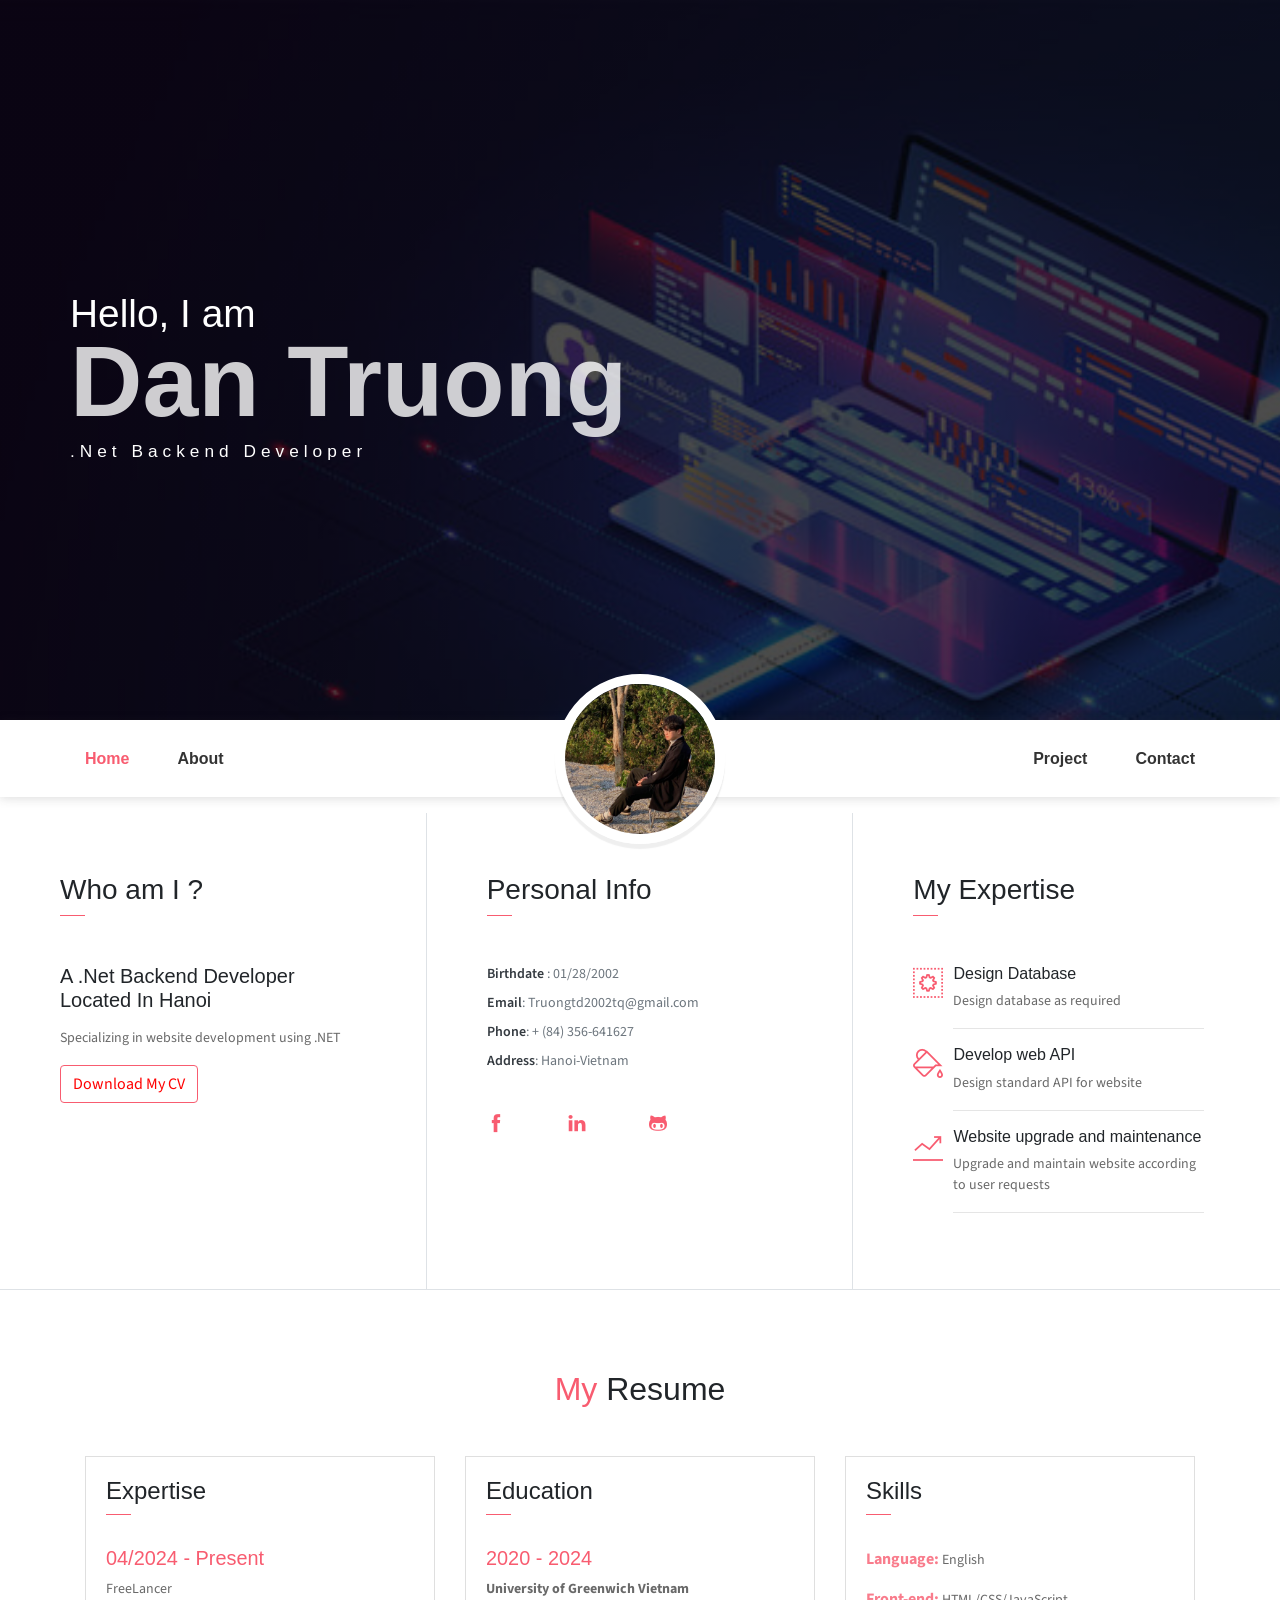
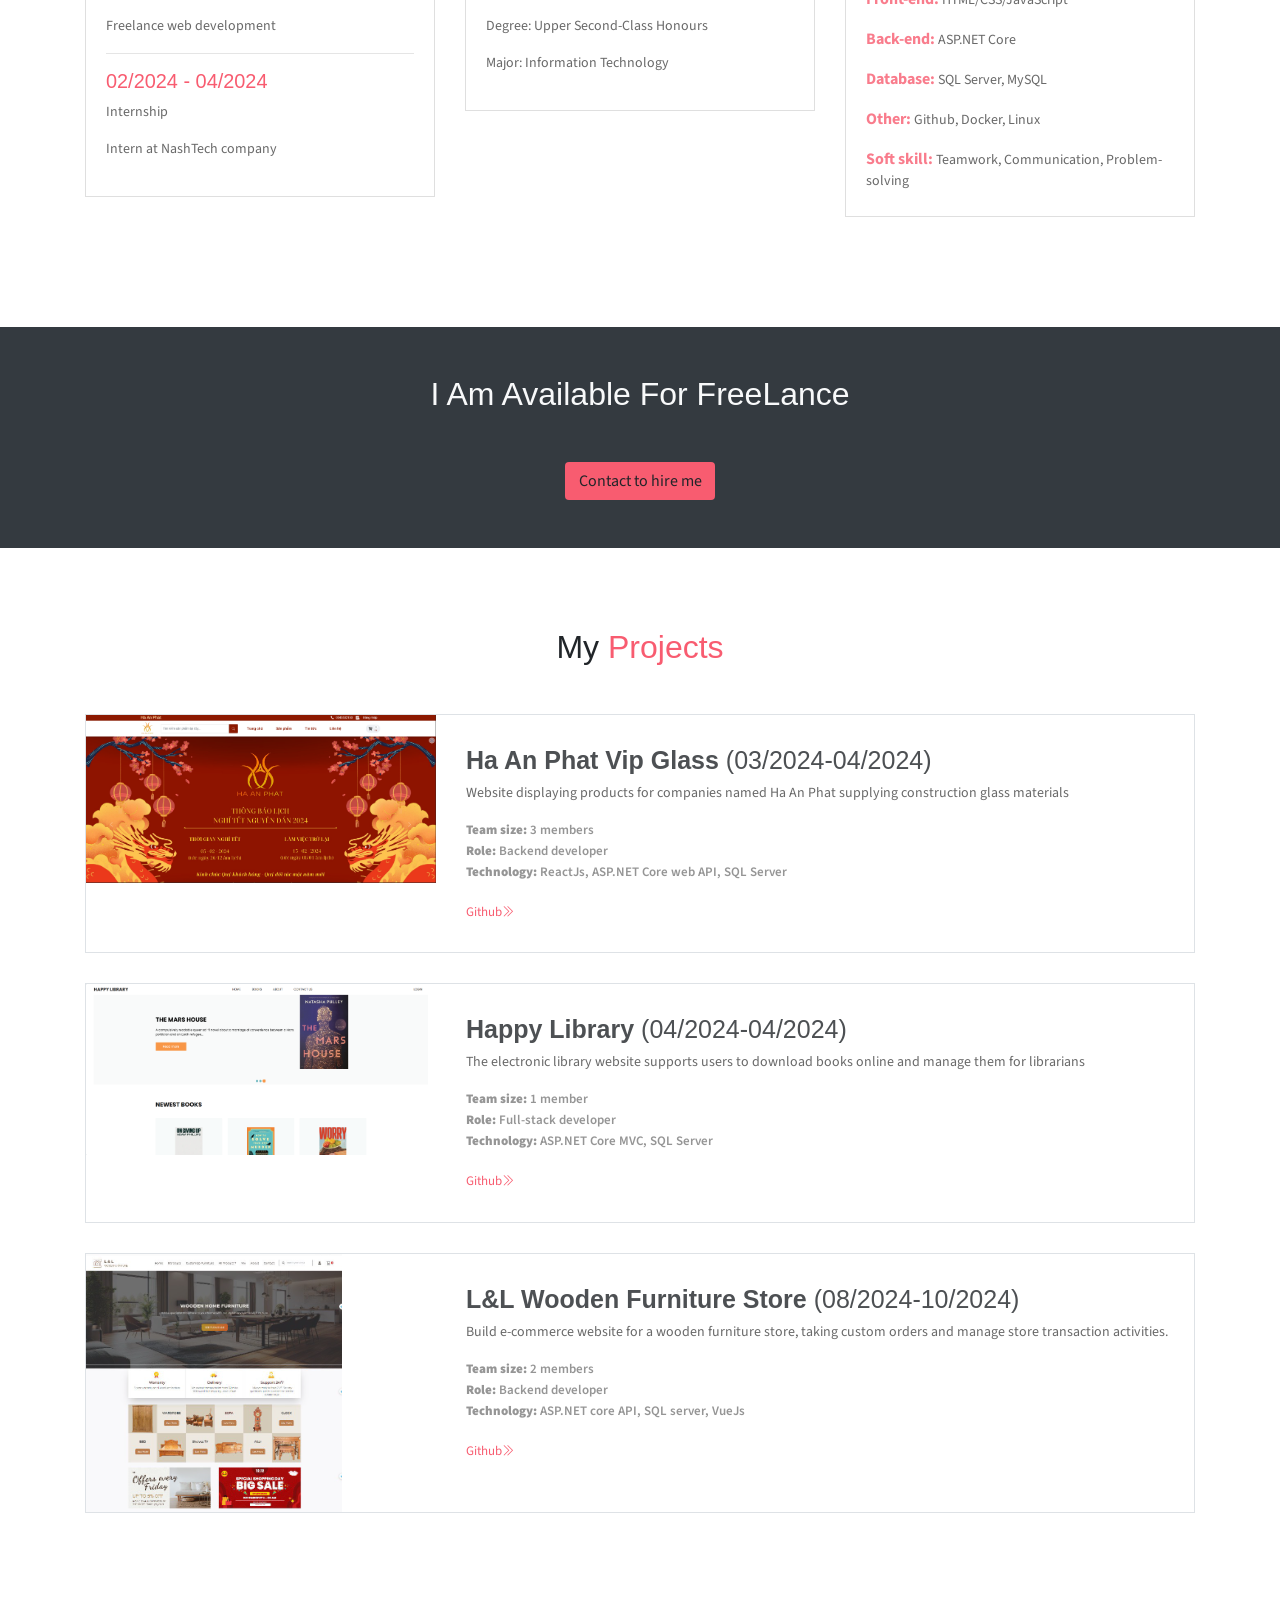
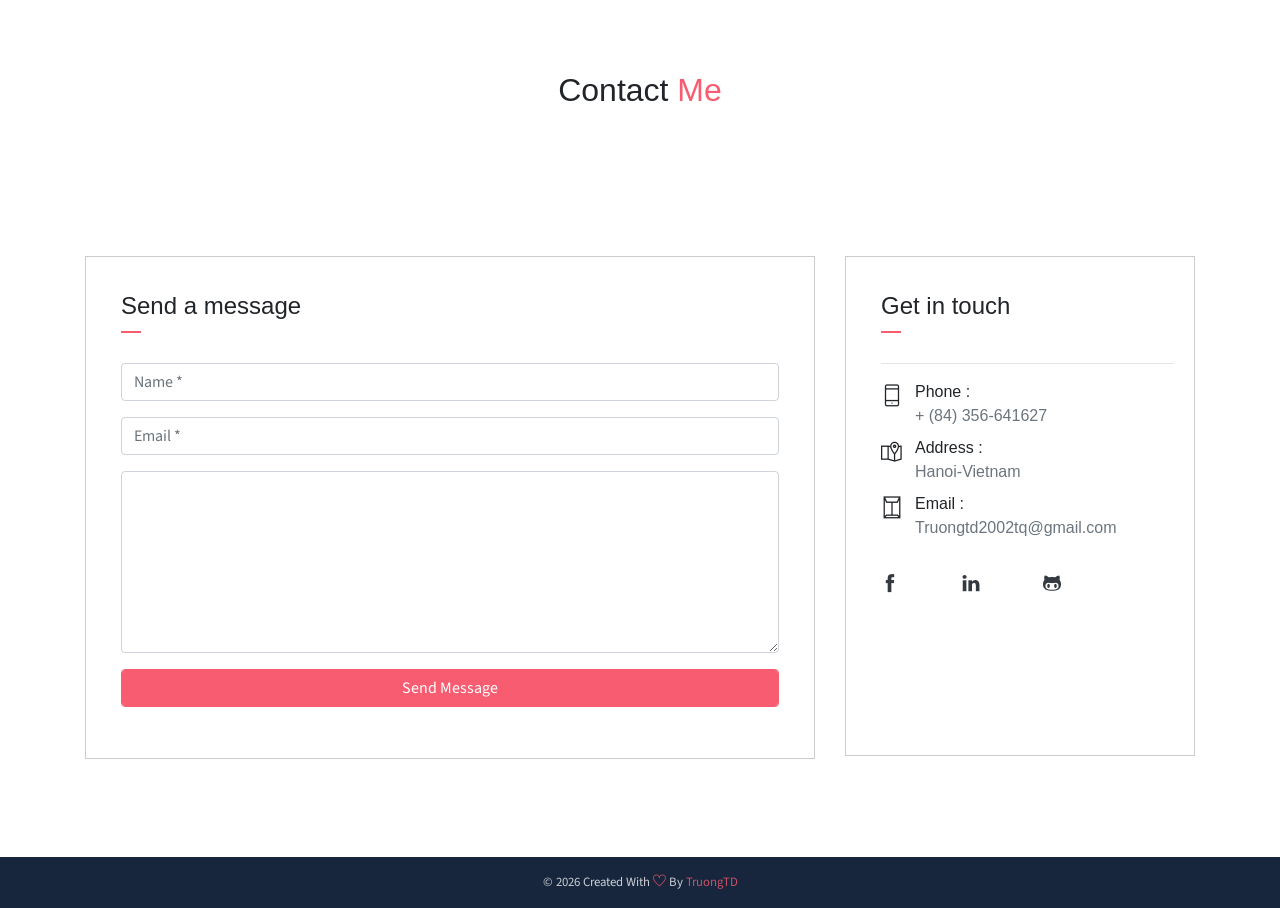
<file: index.html>
<!DOCTYPE html>
<html lang="en">
<head>
	<meta charset="utf-8">
    <meta name="viewport" content="width=device-width, initial-scale=1, shrink-to-fit=no">
    <meta name="description" content="Start your development with JohnDoe landing page.">
    <meta name="author" content="Devcrud">
    <title>TruongTD</title>
    <!-- font icons -->
    <link rel="stylesheet" href="assets/vendors/themify-icons/css/themify-icons.css">
    <!-- Bootstrap + JohnDoe main styles -->
    <link rel="stylesheet" href="assets/css/johndoe.css">
    <!--Start of Fchat.vn-->
    <script type="text/javascript" src="https://cdn.fchat.vn/assets/embed/webchat.js?id=666d44d00fc5832982492b8b" async="async"></script>
    <!--End of Fchat.vn-->
</head>
<body data-spy="scroll" data-target=".navbar" data-offset="40" id="home">
    <!-- <a href="components.html" class="btn btn-primary btn-component" data-spy="affix" data-offset-top="600"><i class="ti-shift-left-alt"></i> Components</a> -->
    <header class="header">
        <div class="container">
            <!-- <ul class="social-icons pt-3">
                <li class="social-item"><a class="social-link text-light" href="#"><i class="ti-facebook" aria-hidden="true"></i></a></li>
                <li class="social-item"><a class="social-link text-light" href="#"><i class="ti-twitter" aria-hidden="true"></i></a></li>
                <li class="social-item"><a class="social-link text-light" href="#"><i class="ti-google" aria-hidden="true"></i></a></li>
                <li class="social-item"><a class="social-link text-light" href="#"><i class="ti-instagram" aria-hidden="true"></i></a></li>
                <li class="social-item"><a class="social-link text-light" href="#"><i class="ti-github" aria-hidden="true"></i></a></li>
            </ul>   -->
            <div class="header-content">
                <h4 class="header-subtitle" >Hello, I am</h4>
                <h1 class="header-title">Dan Truong</h1>
                <h6 class="header-mono" >.Net Backend Developer</h6>
                <!-- <button class="btn btn-primary btn-rounded"><i class="ti-printer pr-2"></i>Print Resume</button> -->
            </div>
        </div>
    </header>
    <nav class="navbar sticky-top navbar-expand-lg navbar-light bg-white" data-spy="affix" data-offset-top="510" >
        <div class="container">
            <button class="navbar-toggler ml-auto" type="button" data-toggle="collapse" data-target="#navbarSupportedContent" aria-controls="navbarSupportedContent" aria-expanded="false" aria-label="Toggle navigation">
                <span class="navbar-toggler-icon"></span>
            </button>
            <div class="collapse mt-sm-20 navbar-collapse" id="navbarSupportedContent">
                <ul class="navbar-nav mr-auto">
                    <li class="nav-item">
                        <a href="#home" class="nav-link">Home</a>
                    </li>
                    <li class="nav-item ">
                        <a href="#about" class="nav-link">About</a>
                    </li>
                   
                </ul>
                <ul class="navbar-nav brand">
                    <img src="assets/imgs/avatar.jpg" alt="" class="brand-img">
                    <li class="brand-txt">
                        <h5 class="brand-title">Dan Truong</h5>
                        <div class="brand-subtitle">.Net Backend Developer</div>
                    </li>
                </ul>
                <ul class="navbar-nav ml-auto">
                    <li class="nav-item">
                        <a href="#project" class="nav-link">Project</a>
                    </li>
                   
                    <li class="nav-item last-item">
                        <a href="#contact" class="nav-link">Contact</a>
                    </li>
                </ul>
            </div>
        </div>
    </nav>
    <div class="container-fluid mt-3" id="about">
        <div  class="row about-section">
            <div class="col-lg-4 about-card">
                <h3 class="font-weight-light">Who am I ?</h3>
                <span class="line mb-5"></span>
                <h5 class="mb-3">A .Net Backend Developer Located In Hanoi</h5>
                <p class="mt-20">Specializing in website development using .NET</p>
                <a class="btn btn-outline-danger" 
                style="color: red" 
                href="/assets/docs/TruongDanTruong_BackEndDeveloper_CV.pdf"
                download="TruongDanTruong_BackEndDeveloper_CV.pdf">
                    <i class="icon-down-circled2 "></i>
                    Download My CV
                </a>
            </div>
            <div class="col-lg-4 about-card">
                <h3 class="font-weight-light">Personal Info</h3>
                <span class="line mb-5"></span>
                <ul class="mt40 info list-unstyled">
                    <li><span>Birthdate</span> : 01/28/2002</li>
                    <li><span>Email</span>: Truongtd2002tq@gmail.com</li>
                    <li><span>Phone</span>: + (84) 356-641627</li>
                    <li><span>Address</span>: Hanoi-Vietnam </li>
                </ul>
                <ul class="social-icons pt-3">
                    <li class="social-item"><a class="social-link" href="https://www.facebook.com/fgw.truongtd/?locale=vi_VN"><i class="ti-facebook" aria-hidden="true"></i></a></li>
                    <li class="social-item"><a class="social-link" href="https://www.linkedin.com/in/dan-truong-fgw-hn"><i class="ti-linkedin" aria-hidden="true"></i></a></li>
                    <li class="social-item"><a class="social-link" href="https://github.com/DanTruongdev"><i class="ti-github" aria-hidden="true"></i></a></li>
                </ul>  
            </div>
            <div class="col-lg-4 about-card">
                <h3 class="font-weight-light">My Expertise</h3>
                <span class="line mb-5"></span>
                <div class="row">
                    <div class="col-1 text-danger pt-1"><i class="ti-widget icon-lg"></i></div>
                    <div class="col-10 ml-auto mr-3">
                        <h6>Design Database</h6>
                        <p class="subtitle">Design database as required</p>
                        <hr>
                    </div>
                </div>
                <div class="row">
                    <div class="col-1 text-danger pt-1"><i class="ti-paint-bucket icon-lg"></i></div>
                    <div class="col-10 ml-auto mr-3">
                        <h6>Develop web API</h6>
                        <p class="subtitle">Design standard API for website</p>
                        <hr>
                    </div>
                </div>
                <div class="row">
                    <div class="col-1 text-danger pt-1"><i class="ti-stats-up icon-lg"></i></div>
                    <div class="col-10 ml-auto mr-3">
                        <h6>Website upgrade and maintenance</h6>
                        <p class="subtitle">Upgrade and maintain website according to user requests</p>
                        <hr>
                    </div>
                </div>
            </div>
        </div>
    </div>

    <!--Resume Section-->
    <section class="section" id="resume">
        <div class="container">
            <h2 class="mb-5 text-center"><span class="text-danger">My</span> Resume</h2>
            <div class="row">
                <div class="col-md-6 col-lg-4">
                    <div class="card">
                       <div class="card-header">
                            <div class="mt-2">
                                <h4>Expertise</h4>
                                <span class="line"></span>  
                            </div>
                        </div>
                        <div class="card-body">
                            <h6 class="title text-danger">04/2024 - Present</h6>
                            <P>FreeLancer</P>
                            <P class="subtitle">Freelance web development</P>
                            <hr>
                            <h6 class="title text-danger">02/2024 - 04/2024</h6>
                            <P>Internship</P>
                            <P class="subtitle">Intern at NashTech company</P>
                        </div>
                    </div>
                </div>
                <div class="col-md-6 col-lg-4">
                    <div class="card">
                       <div class="card-header">
                            <div class="mt-2">
                                <h4>Education</h4>
                                <span class="line"></span>  
                            </div>
                        </div>
                        <div class="card-body">
                            <h6 class="title text-danger">2020 - 2024</h6>
                            <p>
                                <strong>University of Greenwich Vietnam</strong>
                            </p>
                            <P>Degree: Upper Second-Class Honours</P>
                            <p>Major: Information Technology</p>
                            <!-- <hr>
                            <h6 class="title text-danger">2016 - 2017</h6>
                            <P>Diploma in Computer Engineering</P>
                            <P class="subtitle">Lorem ipsum dolor sit amet, consectetur adipisicing elit. Eos, id officiis quas placeat quia voluptas dolorum rem animi nostrum quae.aliquid repudiandae saepe!.</P>
                            <hr>
                            <h6 class="title text-danger">2015 - 2016</h6>
                            <P>High School Degree</P>
                            <P class="subtitle">Lorem ipsum dolor sit amet, consectetur adipisicing elit. Nostrum recusandae, cupiditate ullam dolor ratione repellendus.aliquid repudiandae saepe!.</P> -->
                            
                        </div>
                    </div>
                </div>
                <div class="col-lg-4">
                    <div class="card">
                       <div class="card-header">
                            <div class="pull-left">
                                <h4 class="mt-2">Skills</h4>
                                <span class="line"></span>  
                            </div>
                        </div>
                        <div class="card-body pb-2">
                            <p><strong class="title text-danger" style="font-size:16px">Language:</strong> English</p>
                            <p><strong class="title text-danger" style="font-size:16px">Front-end:</strong> HTML/CSS/JavaScript</p>
                            <p><strong class="title text-danger" style="font-size:16px">Back-end:</strong> ASP.NET Core</p>
                            <p><strong class="title text-danger" style="font-size:16px">Database:</strong> SQL Server, MySQL</p>
                            <p><strong class="title text-danger" style="font-size:16px">Other:</strong> Github, Docker, Linux</p>
                            <p><strong class="title text-danger" style="font-size:16px">Soft skill:</strong> Teamwork, Communication, Problem-solving</p>

                            <!-- <div class="progress mb-3">
                                <div class="progress-bar bg-danger" role="progressbar" style="width: 80%" aria-valuenow="25" aria-valuemin="0" aria-valuemax="100"></div>
                            </div> -->
                            <!-- <h6>JavaScript</h6> -->
                            <!-- <div class="progress mb-3">
                                <div class="progress-bar bg-danger" role="progressbar" style="width: 80%" aria-valuenow="25" aria-valuemin="0" aria-valuemax="100"></div>
                            </div> -->
                            <!-- <h6>C#</h6> -->
                            <!-- <div class="progress mb-3">
                                <div class="progress-bar bg-danger" role="progressbar" style="width: 90%" aria-valuenow="50" aria-valuemin="0" aria-valuemax="100"></div>
                            </div> -->
                            <!-- <h6>SQL Server</h6> -->
                            <!-- <div class="progress mb-3">
                                <div class="progress-bar bg-danger" role="progressbar" style="width: 90%" aria-valuenow="75" aria-valuemin="0" aria-valuemax="100"></div>
                            </div> -->
                            <!-- <h6>ASP.NET Core</h6> -->
                            <!-- <div class="progress mb-3">
                                <div class="progress-bar bg-danger" role="progressbar" style="width: 90%" aria-valuenow="75" aria-valuemin="0" aria-valuemax="100"></div>
                            </div> -->
                           
                        </div>
                    </div>
                    <!-- <div class="card">
                       <div class="card-header">
                            <div class="pull-left">
                                <h4 class="mt-2">Languages</h4>
                                <span class="line"></span>  
                            </div>
                        </div>
                        <div class="card-body pb-2">
                           <h6>English</h6>
                            <div class="progress mb-3">
                                <div class="progress-bar bg-danger" role="progressbar" style="width: 70%" aria-valuenow="25" aria-valuemin="0" aria-valuemax="100"></div>
                            </div>
                           
                        </div>
                    </div> -->
                </div>
            </div>
        </div>
    </section>
    <section class="section bg-dark py-5">
        <div class="container text-center">
            <h2 class="text-light mb-5 font-weight-normal">I Am Available For FreeLance</h2>
            <a href="#contact" >
                <button class="btn bg-primary w-lg" >Contact to hire me</button>
            </a>
            
        </div>
    </section>

  

    <section class="section" id="project">
        <div class="container">
            <h2 class="mb-5 text-center">My <span class="text-danger">Projects</span></h2>
            <div class="row">
                <div class="blog-card">
                    <div class="img-holder">
                        <img src="assets/imgs/project1.png" alt="Project 1">
                    </div>
                    <div class="content-holder">
                        <h6 class="title"><strong>Ha An Phat Vip Glass</strong> (03/2024-04/2024)</h6>
                        <p>Website displaying products for companies named Ha An Phat supplying construction glass materials</p>
                        <p class="post-details">
                            <a ><strong>Team size:</strong> 3 members</a> <br>
                            <a ><strong>Role:</strong> Backend developer</a> <br>
                            <a ><strong>Technology:</strong> ReactJs, ASP.NET Core web API,  SQL Server</a> 
                            <br>
                        </p>
                        <a href="https://github.com/DanTruongdev/HaAnPhatProject" class="read-more">Github<i class="ti-angle-double-right"></i></a>
                    </div>
                </div>
                <div class="blog-card">
                    <div class="img-holder">
                        <img src="assets/imgs/project2.png" alt="Project 2">
                    </div>
                    <div class="content-holder">
                        <h6 class="title"><strong>Happy Library</strong> (04/2024-04/2024)</h6> 
                        <p>The electronic library website supports users to download books online and manage them for librarians</p>
                        <p class="post-details">
                            <a ><strong>Team size:</strong> 1 member</a> <br>
                            <a ><strong>Role:</strong> Full-stack developer</a> <br>
                            <a ><strong>Technology: </strong>ASP.NET Core MVC, SQL Server</a><br>
                        </p>
                        
                        <a href="https://github.com/DanTruongdev/NashTechProject" class="read-more">Github<i class="ti-angle-double-right"></i></a>
                    </div>
                </div>
                <div class="blog-card">
                    <div class="img-holder">
                        <img src="assets/imgs/project3.png" alt="Project 3">
                    </div>
                    <div class="content-holder">
                        <h6 class="title"><strong>L&L Wooden Furniture Store</strong> (08/2024-10/2024)</h6>
                        <p>Build e-commerce website for a wooden furniture store, taking custom orders and manage store transaction activities.</p>
                        <p class="post-details">
                            <a ><strong>Team size:</strong> 2 members</a> <br>
                            <a ><strong>Role:</strong> Backend developer</a> <br>
                            <a ><strong>Technology:</strong> ASP.NET core API, SQL server, VueJs</a> <br>
                        </p>
                        <a href="https://github.com/DanTruongdev/FinalYearProject/tree/master" class="read-more">Github<i class="ti-angle-double-right"></i></a>
                    </div>
                </div>

                
                <!-- end of blog wrapper -->

            </div>
        </div>
    </section>
    
    <h2 class="mb-5 text-center mt-5">Contact <span class="text-danger">Me</span></h2>
    <div class="section contact" id="contact" style="padding-top: px;">
        <div class="container">
            <div class="row">
                <div class="col-lg-8">
                    <div class="contact-form-card" style="border: 1px solid #ccc">
                        <h4 class="contact-title">Send a message</h4>
                        <form action="">
                            <div class="form-group">
                                <input  class="form-control" type="text" placeholder="Name *" required>
                            </div>
                            <div class="form-group">
                                <input class="form-control" type="email" placeholder="Email *" required>
                            </div>
                            <div class="form-group">
                                <textarea class="form-control" id=" placeholder="Message * rows="7" required></textarea>
                            </div>
                            <div class="form-group ">
                                <button type="submit" class="form-control btn btn-primary" onclick='alert("Send message successfully!")'>Send Message</button>
                            </div>
                        </form>
                    </div>
                </div>
                <div class="col-lg-4">
                    <div class="contact-info-card" style="border: 1px solid #ccc">
                        <h4 class="contact-title">Get in touch</h4>
                        <hr>
                        <div class="row mb-2">
                            <div class="col-1 pt-1 mr-1">
                                <i class="ti-mobile icon-md"></i>
                            </div>
                            <div class="col-10 ">
                                <h6 class="d-inline">Phone : <br> <span class="text-muted">+ (84) 356-641627</span></h6>
                            </div>
                        </div>
                        <div class="row mb-2">
                            <div class="col-1 pt-1 mr-1">
                                <i class="ti-map-alt icon-md"></i>
                            </div>
                            <div class="col-10">
                                <h6 class="d-inline">Address :<br> <span class="text-muted">Hanoi-Vietnam</span></h6>
                            </div>
                        </div>
                        <div class="row mb-2">
                            <div class="col-1 pt-1 mr-1">
                                <i class="ti-envelope icon-md"></i>
                            </div>
                            <div class="col-10">
                                <h6 class="d-inline">Email :<br> <span class="text-muted">Truongtd2002tq@gmail.com</span></h6>
                            </div>
                        </div>
                        <ul class="social-icons pt-4">
                            <li class="social-item"><a class="social-link text-dark" href="https://www.facebook.com/fgw.truongtd/?locale=vi_VN"><i class="ti-facebook" aria-hidden="true"></i></a></li>
                            <li class="social-item"><a class="social-link text-dark" href="https://www.linkedin.com/in/dan-truong-fgw-hn"><i class="ti-linkedin" aria-hidden="true"></i></a></li>
                            <li class="social-item"><a class="social-link text-dark" href="https://github.com/DanTruongdev"><i class="ti-github" aria-hidden="true"></i></a></li>
                           
                        </ul> 
                    </div>
                </div>
            </div>

        </div>
    </div>
    <footer class="footer py-3">
        <div class="container">
            <p class="small mb-0 text-light text-center">
                &copy; <script>document.write(new Date().getFullYear())</script> Created With <i class="ti-heart text-danger"></i> By <a href="http://devcrud.com" target="_blank"><span class="text-danger" title="Bootstrap 4 Themes and Dashboards">TruongTD</span></a> 
            </p>
        </div>
    </footer>

	<!-- core  -->
    <script src="assets/vendors/jquery/jquery-3.4.1.js"></script>
    <script src="assets/vendors/bootstrap/bootstrap.bundle.js"></script>

    <!-- bootstrap 3 affix -->
    <script src="assets/vendors/bootstrap/bootstrap.affix.js"></script>

    <!-- Isotope  -->
    <script src="assets/vendors/isotope/isotope.pkgd.js"></script>
    
    <!-- Google mpas -->
    <script async defer src=""></script>

    <!-- JohnDoe js -->
    <script src="assets/js/johndoe.js"></script>

</body>
</html>
</file>
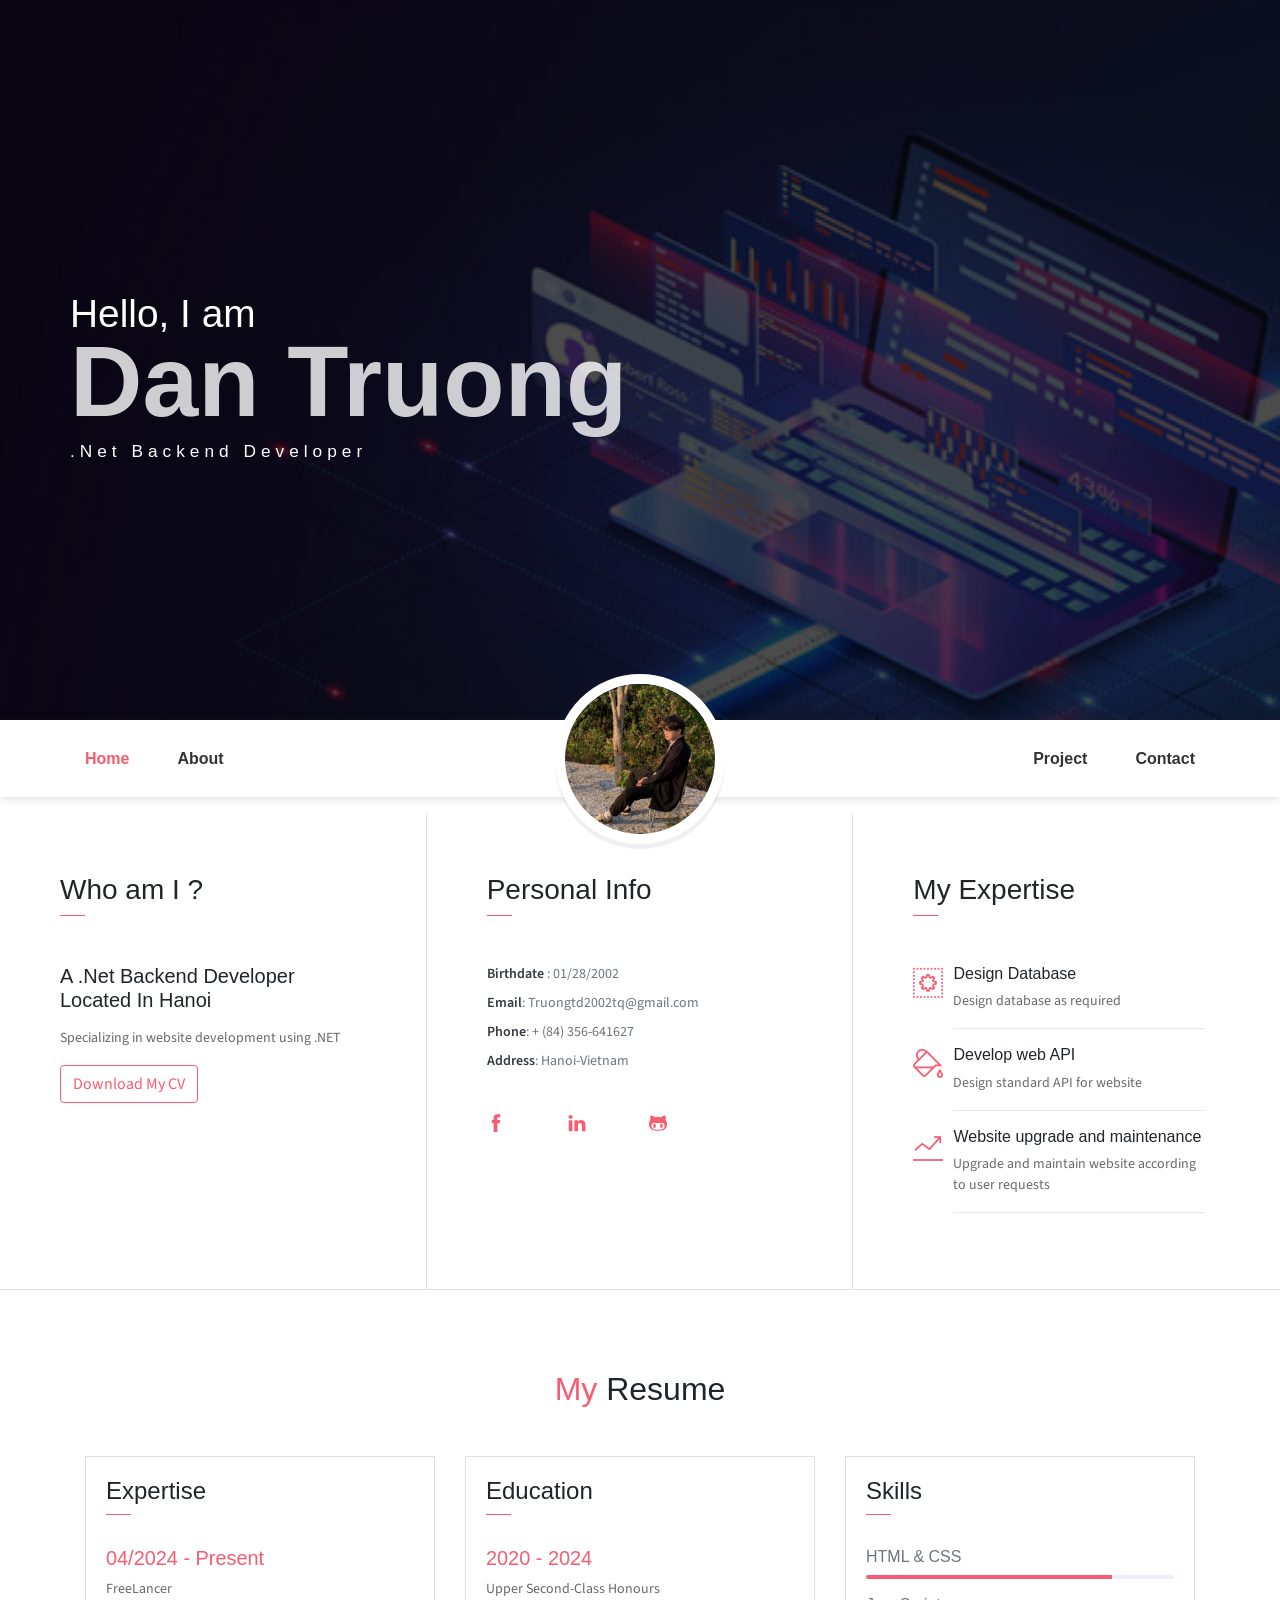
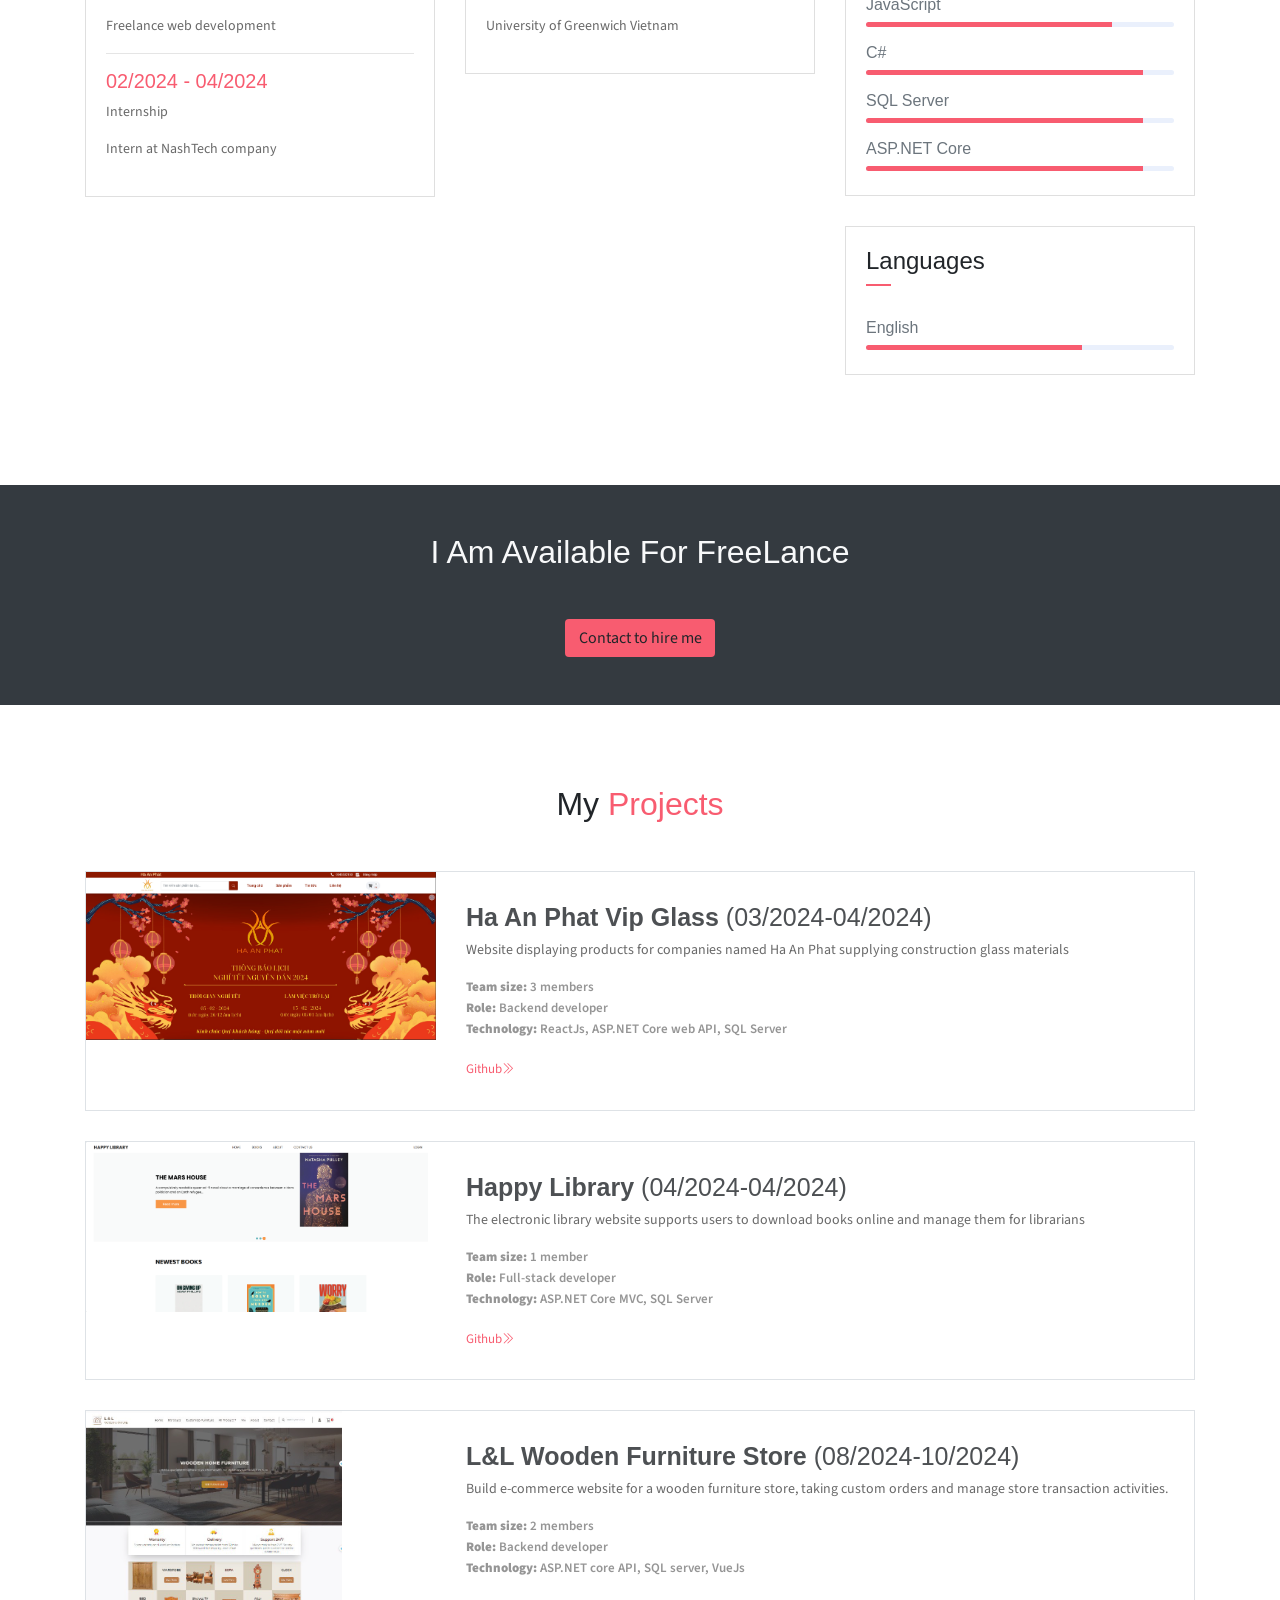
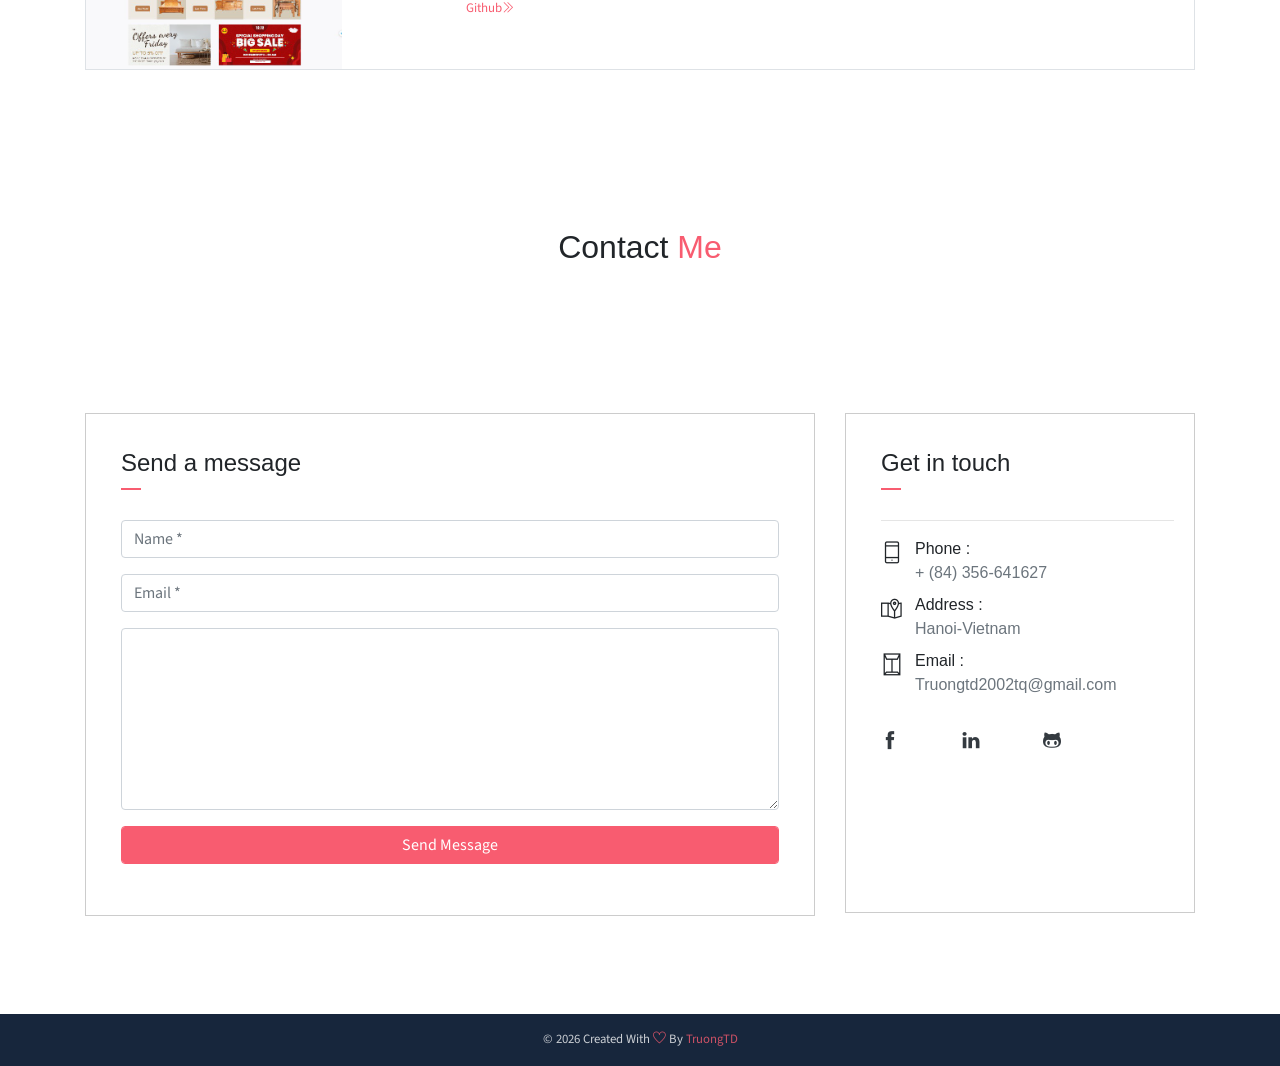
<file: public_html/index.html>
<!DOCTYPE html>
<html lang="en">
<head>
	<meta charset="utf-8">
    <meta name="viewport" content="width=device-width, initial-scale=1, shrink-to-fit=no">
    <meta name="description" content="Start your development with JohnDoe landing page.">
    <meta name="author" content="Devcrud">
    <title>TruongTD</title>
    <!-- font icons -->
    <link rel="stylesheet" href="assets/vendors/themify-icons/css/themify-icons.css">
    <!-- Bootstrap + JohnDoe main styles -->
	<link rel="stylesheet" href="assets/css/johndoe.css">
</head>
<body data-spy="scroll" data-target=".navbar" data-offset="40" id="home">
    <!-- <a href="components.html" class="btn btn-primary btn-component" data-spy="affix" data-offset-top="600"><i class="ti-shift-left-alt"></i> Components</a> -->
    <header class="header">
        <div class="container">
            <!-- <ul class="social-icons pt-3">
                <li class="social-item"><a class="social-link text-light" href="#"><i class="ti-facebook" aria-hidden="true"></i></a></li>
                <li class="social-item"><a class="social-link text-light" href="#"><i class="ti-twitter" aria-hidden="true"></i></a></li>
                <li class="social-item"><a class="social-link text-light" href="#"><i class="ti-google" aria-hidden="true"></i></a></li>
                <li class="social-item"><a class="social-link text-light" href="#"><i class="ti-instagram" aria-hidden="true"></i></a></li>
                <li class="social-item"><a class="social-link text-light" href="#"><i class="ti-github" aria-hidden="true"></i></a></li>
            </ul>   -->
            <div class="header-content">
                <h4 class="header-subtitle" >Hello, I am</h4>
                <h1 class="header-title">Dan Truong</h1>
                <h6 class="header-mono" >.Net Backend Developer</h6>
                <!-- <button class="btn btn-primary btn-rounded"><i class="ti-printer pr-2"></i>Print Resume</button> -->
            </div>
        </div>
    </header>
    <nav class="navbar sticky-top navbar-expand-lg navbar-light bg-white" data-spy="affix" data-offset-top="510" >
        <div class="container">
            <button class="navbar-toggler ml-auto" type="button" data-toggle="collapse" data-target="#navbarSupportedContent" aria-controls="navbarSupportedContent" aria-expanded="false" aria-label="Toggle navigation">
                <span class="navbar-toggler-icon"></span>
            </button>
            <div class="collapse mt-sm-20 navbar-collapse" id="navbarSupportedContent">
                <ul class="navbar-nav mr-auto">
                    <li class="nav-item">
                        <a href="#home" class="nav-link">Home</a>
                    </li>
                    <li class="nav-item ">
                        <a href="#about" class="nav-link">About</a>
                    </li>
                   
                </ul>
                <ul class="navbar-nav brand">
                    <img src="assets/imgs/avatar.jpg" alt="" class="brand-img">
                    <li class="brand-txt">
                        <h5 class="brand-title">Dan Truong</h5>
                        <div class="brand-subtitle">.Net Backend Developer</div>
                    </li>
                </ul>
                <ul class="navbar-nav ml-auto">
                    <li class="nav-item">
                        <a href="#project" class="nav-link">Project</a>
                    </li>
                   
                    <li class="nav-item last-item">
                        <a href="#contact" class="nav-link">Contact</a>
                    </li>
                </ul>
            </div>
        </div>
    </nav>
    <div class="container-fluid mt-3" id="about">
        <div  class="row about-section">
            <div class="col-lg-4 about-card">
                <h3 class="font-weight-light">Who am I ?</h3>
                <span class="line mb-5"></span>
                <h5 class="mb-3">A .Net Backend Developer Located In Hanoi</h5>
                <p class="mt-20">Specializing in website development using .NET</p>
                <button class="btn btn-outline-danger"><i class="icon-down-circled2 "></i>Download My CV</button>
            </div>
            <div class="col-lg-4 about-card">
                <h3 class="font-weight-light">Personal Info</h3>
                <span class="line mb-5"></span>
                <ul class="mt40 info list-unstyled">
                    <li><span>Birthdate</span> : 01/28/2002</li>
                    <li><span>Email</span>: Truongtd2002tq@gmail.com</li>
                    <li><span>Phone</span>: + (84) 356-641627</li>
                    <li><span>Address</span>: Hanoi-Vietnam </li>
                </ul>
                <ul class="social-icons pt-3">
                    <li class="social-item"><a class="social-link" href="https://www.facebook.com/fgw.truongtd/?locale=vi_VN"><i class="ti-facebook" aria-hidden="true"></i></a></li>
                    <li class="social-item"><a class="social-link" href="https://www.linkedin.com/in/dan-truong-fgw-hn"><i class="ti-linkedin" aria-hidden="true"></i></a></li>
                    <li class="social-item"><a class="social-link" href="https://github.com/DanTruongdev"><i class="ti-github" aria-hidden="true"></i></a></li>
                </ul>  
            </div>
            <div class="col-lg-4 about-card">
                <h3 class="font-weight-light">My Expertise</h3>
                <span class="line mb-5"></span>
                <div class="row">
                    <div class="col-1 text-danger pt-1"><i class="ti-widget icon-lg"></i></div>
                    <div class="col-10 ml-auto mr-3">
                        <h6>Design Database</h6>
                        <p class="subtitle">Design database as required</p>
                        <hr>
                    </div>
                </div>
                <div class="row">
                    <div class="col-1 text-danger pt-1"><i class="ti-paint-bucket icon-lg"></i></div>
                    <div class="col-10 ml-auto mr-3">
                        <h6>Develop web API</h6>
                        <p class="subtitle">Design standard API for website</p>
                        <hr>
                    </div>
                </div>
                <div class="row">
                    <div class="col-1 text-danger pt-1"><i class="ti-stats-up icon-lg"></i></div>
                    <div class="col-10 ml-auto mr-3">
                        <h6>Website upgrade and maintenance</h6>
                        <p class="subtitle">Upgrade and maintain website according to user requests</p>
                        <hr>
                    </div>
                </div>
            </div>
        </div>
    </div>

    <!--Resume Section-->
    <section class="section" id="resume">
        <div class="container">
            <h2 class="mb-5 text-center"><span class="text-danger">My</span> Resume</h2>
            <div class="row">
                <div class="col-md-6 col-lg-4">
                    <div class="card">
                       <div class="card-header">
                            <div class="mt-2">
                                <h4>Expertise</h4>
                                <span class="line"></span>  
                            </div>
                        </div>
                        <div class="card-body">
                            <h6 class="title text-danger">04/2024 - Present</h6>
                            <P>FreeLancer</P>
                            <P class="subtitle">Freelance web development</P>
                            <hr>
                            <h6 class="title text-danger">02/2024 - 04/2024</h6>
                            <P>Internship</P>
                            <P class="subtitle">Intern at NashTech company</P>
                        </div>
                    </div>
                </div>
                <div class="col-md-6 col-lg-4">
                    <div class="card">
                       <div class="card-header">
                            <div class="mt-2">
                                <h4>Education</h4>
                                <span class="line"></span>  
                            </div>
                        </div>
                        <div class="card-body">
                            <h6 class="title text-danger">2020 - 2024</h6>
                            <P>Upper Second-Class Honours</P>
                            <P class="subtitle">University of Greenwich Vietnam</P>
                            <!-- <hr>
                            <h6 class="title text-danger">2016 - 2017</h6>
                            <P>Diploma in Computer Engineering</P>
                            <P class="subtitle">Lorem ipsum dolor sit amet, consectetur adipisicing elit. Eos, id officiis quas placeat quia voluptas dolorum rem animi nostrum quae.aliquid repudiandae saepe!.</P>
                            <hr>
                            <h6 class="title text-danger">2015 - 2016</h6>
                            <P>High School Degree</P>
                            <P class="subtitle">Lorem ipsum dolor sit amet, consectetur adipisicing elit. Nostrum recusandae, cupiditate ullam dolor ratione repellendus.aliquid repudiandae saepe!.</P> -->
                            
                        </div>
                    </div>
                </div>
                <div class="col-lg-4">
                    <div class="card">
                       <div class="card-header">
                            <div class="pull-left">
                                <h4 class="mt-2">Skills</h4>
                                <span class="line"></span>  
                            </div>
                        </div>
                        <div class="card-body pb-2">
                           <h6>HTML &amp; CSS</h6>
                            <div class="progress mb-3">
                                <div class="progress-bar bg-danger" role="progressbar" style="width: 80%" aria-valuenow="25" aria-valuemin="0" aria-valuemax="100"></div>
                            </div>
                            <h6>JavaScript</h6>
                            <div class="progress mb-3">
                                <div class="progress-bar bg-danger" role="progressbar" style="width: 80%" aria-valuenow="25" aria-valuemin="0" aria-valuemax="100"></div>
                            </div>
                            <h6>C#</h6>
                            <div class="progress mb-3">
                                <div class="progress-bar bg-danger" role="progressbar" style="width: 90%" aria-valuenow="50" aria-valuemin="0" aria-valuemax="100"></div>
                            </div>
                            <h6>SQL Server</h6>
                            <div class="progress mb-3">
                                <div class="progress-bar bg-danger" role="progressbar" style="width: 90%" aria-valuenow="75" aria-valuemin="0" aria-valuemax="100"></div>
                            </div>
                            <h6>ASP.NET Core</h6>
                            <div class="progress mb-3">
                                <div class="progress-bar bg-danger" role="progressbar" style="width: 90%" aria-valuenow="75" aria-valuemin="0" aria-valuemax="100"></div>
                            </div>
                           
                        </div>
                    </div>
                    <div class="card">
                       <div class="card-header">
                            <div class="pull-left">
                                <h4 class="mt-2">Languages</h4>
                                <span class="line"></span>  
                            </div>
                        </div>
                        <div class="card-body pb-2">
                           <h6>English</h6>
                            <div class="progress mb-3">
                                <div class="progress-bar bg-danger" role="progressbar" style="width: 70%" aria-valuenow="25" aria-valuemin="0" aria-valuemax="100"></div>
                            </div>
                           
                        </div>
                    </div>
                </div>
            </div>
        </div>
    </section>
    <section class="section bg-dark py-5">
        <div class="container text-center">
            <h2 class="text-light mb-5 font-weight-normal">I Am Available For FreeLance</h2>
            <a href="#contact" >
                <button class="btn bg-primary w-lg" >Contact to hire me</button>
            </a>
            
        </div>
    </section>

  

    <section class="section" id="project">
        <div class="container">
            <h2 class="mb-5 text-center">My <span class="text-danger">Projects</span></h2>
            <div class="row">
                <div class="blog-card">
                    <div class="img-holder">
                        <img src="assets/imgs/project1.png" alt="Project 1">
                    </div>
                    <div class="content-holder">
                        <h6 class="title"><strong>Ha An Phat Vip Glass</strong> (03/2024-04/2024)</h6>
                        <p>Website displaying products for companies named Ha An Phat supplying construction glass materials</p>
                        <p class="post-details">
                            <a ><strong>Team size:</strong> 3 members</a> <br>
                            <a ><strong>Role:</strong> Backend developer</a> <br>
                            <a ><strong>Technology:</strong> ReactJs, ASP.NET Core web API,  SQL Server</a> 
                            <br>
                        </p>
                        <a href="https://github.com/DanTruongdev/HaAnPhatProject" class="read-more">Github<i class="ti-angle-double-right"></i></a>
                    </div>
                </div>
                <div class="blog-card">
                    <div class="img-holder">
                        <img src="assets/imgs/project2.png" alt="Project 2">
                    </div>
                    <div class="content-holder">
                        <h6 class="title"><strong>Happy Library</strong> (04/2024-04/2024)</h6> 
                        <p>The electronic library website supports users to download books online and manage them for librarians</p>
                        <p class="post-details">
                            <a ><strong>Team size:</strong> 1 member</a> <br>
                            <a ><strong>Role:</strong> Full-stack developer</a> <br>
                            <a ><strong>Technology: </strong>ASP.NET Core MVC, SQL Server</a><br>
                        </p>
                        
                        <a href="https://github.com/DanTruongdev/NashTechProject" class="read-more">Github<i class="ti-angle-double-right"></i></a>
                    </div>
                </div>
                <div class="blog-card">
                    <div class="img-holder">
                        <img src="assets/imgs/project3.png" alt="Project 3">
                    </div>
                    <div class="content-holder">
                        <h6 class="title"><strong>L&L Wooden Furniture Store</strong> (08/2024-10/2024)</h6>
                        <p>Build e-commerce website for a wooden furniture store, taking custom orders and manage store transaction activities.</p>
                        <p class="post-details">
                            <a ><strong>Team size:</strong> 2 members</a> <br>
                            <a ><strong>Role:</strong> Backend developer</a> <br>
                            <a ><strong>Technology:</strong> ASP.NET core API, SQL server, VueJs</a> <br>
                        </p>
                        <a href="https://github.com/DanTruongdev/FinalYearProject/tree/master" class="read-more">Github<i class="ti-angle-double-right"></i></a>
                    </div>
                </div>

                
                <!-- end of blog wrapper -->

            </div>
        </div>
    </section>
    
    <h2 class="mb-5 text-center mt-5">Contact <span class="text-danger">Me</span></h2>
    <div class="section contact" id="contact" style="padding-top: px;">
        <div class="container">
            <div class="row">
                <div class="col-lg-8">
                    <div class="contact-form-card" style="border: 1px solid #ccc">
                        <h4 class="contact-title">Send a message</h4>
                        <form action="">
                            <div class="form-group">
                                <input  class="form-control" type="text" placeholder="Name *" required>
                            </div>
                            <div class="form-group">
                                <input class="form-control" type="email" placeholder="Email *" required>
                            </div>
                            <div class="form-group">
                                <textarea class="form-control" id=" placeholder="Message * rows="7" required></textarea>
                            </div>
                            <div class="form-group ">
                                <button type="submit" class="form-control btn btn-primary" onclick='alert("Send message successfully!")'>Send Message</button>
                            </div>
                        </form>
                    </div>
                </div>
                <div class="col-lg-4">
                    <div class="contact-info-card" style="border: 1px solid #ccc">
                        <h4 class="contact-title">Get in touch</h4>
                        <hr>
                        <div class="row mb-2">
                            <div class="col-1 pt-1 mr-1">
                                <i class="ti-mobile icon-md"></i>
                            </div>
                            <div class="col-10 ">
                                <h6 class="d-inline">Phone : <br> <span class="text-muted">+ (84) 356-641627</span></h6>
                            </div>
                        </div>
                        <div class="row mb-2">
                            <div class="col-1 pt-1 mr-1">
                                <i class="ti-map-alt icon-md"></i>
                            </div>
                            <div class="col-10">
                                <h6 class="d-inline">Address :<br> <span class="text-muted">Hanoi-Vietnam</span></h6>
                            </div>
                        </div>
                        <div class="row mb-2">
                            <div class="col-1 pt-1 mr-1">
                                <i class="ti-envelope icon-md"></i>
                            </div>
                            <div class="col-10">
                                <h6 class="d-inline">Email :<br> <span class="text-muted">Truongtd2002tq@gmail.com</span></h6>
                            </div>
                        </div>
                        <ul class="social-icons pt-4">
                            <li class="social-item"><a class="social-link text-dark" href="https://www.facebook.com/fgw.truongtd/?locale=vi_VN"><i class="ti-facebook" aria-hidden="true"></i></a></li>
                            <li class="social-item"><a class="social-link text-dark" href="https://www.linkedin.com/in/dan-truong-fgw-hn"><i class="ti-linkedin" aria-hidden="true"></i></a></li>
                            <li class="social-item"><a class="social-link text-dark" href="https://github.com/DanTruongdev"><i class="ti-github" aria-hidden="true"></i></a></li>
                           
                        </ul> 
                    </div>
                </div>
            </div>

        </div>
    </div>
    <footer class="footer py-3">
        <div class="container">
            <p class="small mb-0 text-light text-center">
                &copy; <script>document.write(new Date().getFullYear())</script> Created With <i class="ti-heart text-danger"></i> By <a href="http://devcrud.com" target="_blank"><span class="text-danger" title="Bootstrap 4 Themes and Dashboards">TruongTD</span></a> 
            </p>
        </div>
    </footer>

	<!-- core  -->
    <script src="assets/vendors/jquery/jquery-3.4.1.js"></script>
    <script src="assets/vendors/bootstrap/bootstrap.bundle.js"></script>

    <!-- bootstrap 3 affix -->
    <script src="assets/vendors/bootstrap/bootstrap.affix.js"></script>

    <!-- Isotope  -->
    <script src="assets/vendors/isotope/isotope.pkgd.js"></script>
    
    <!-- Google mpas -->
    <script async defer src=""></script>

    <!-- JohnDoe js -->
    <script src="assets/js/johndoe.js"></script>

</body>
</html>
</file>
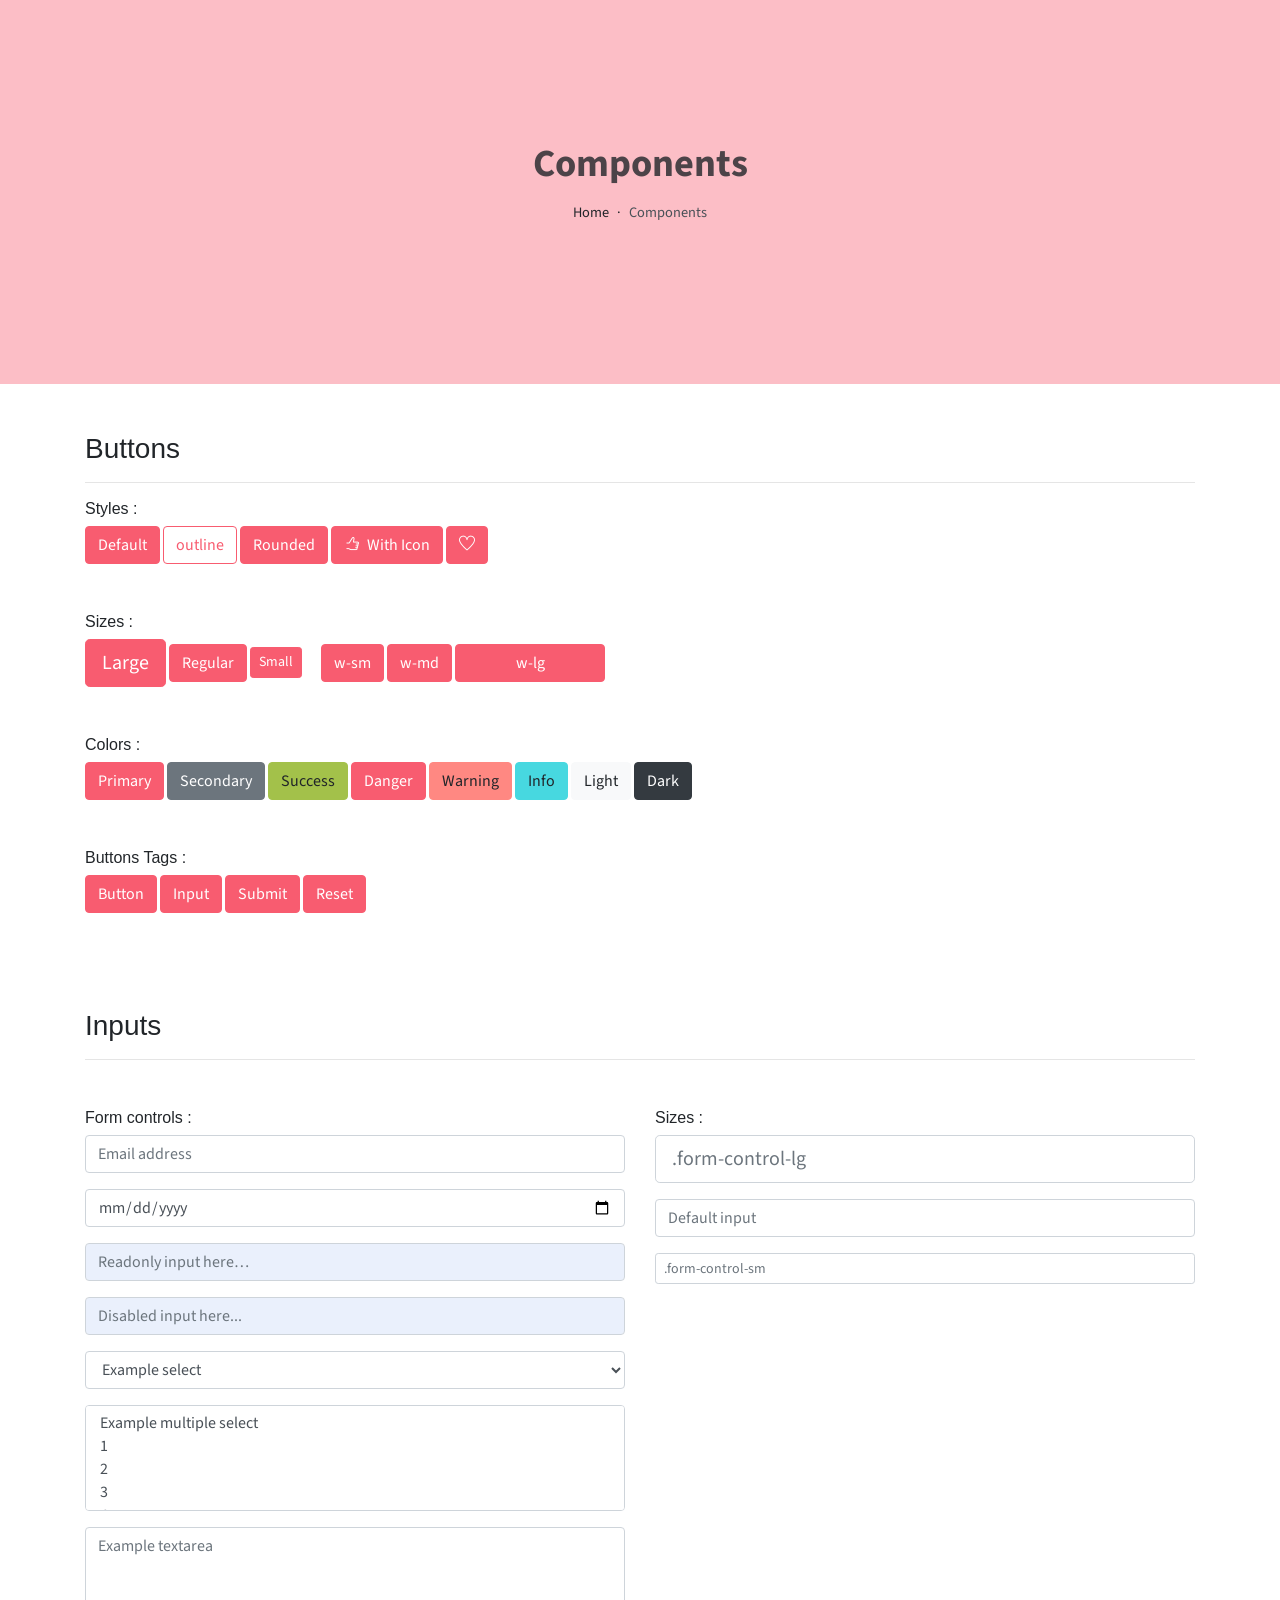
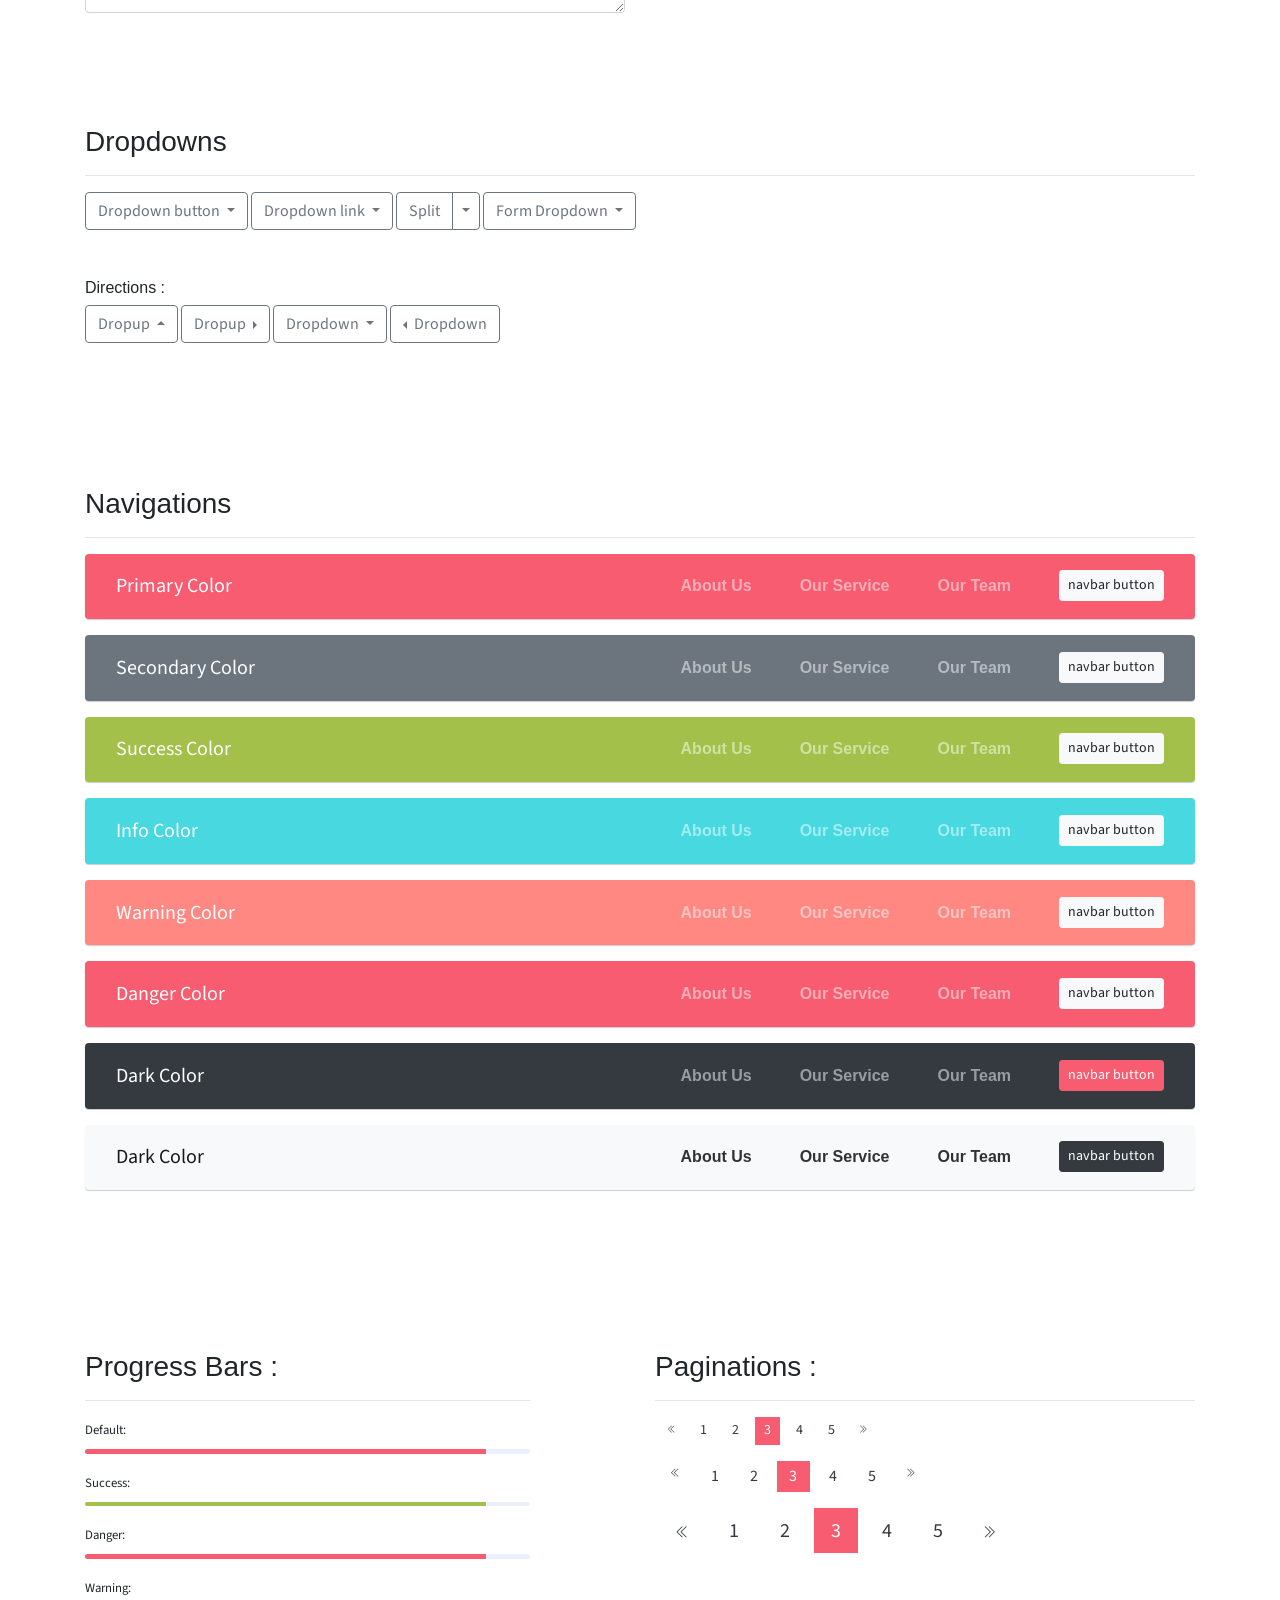
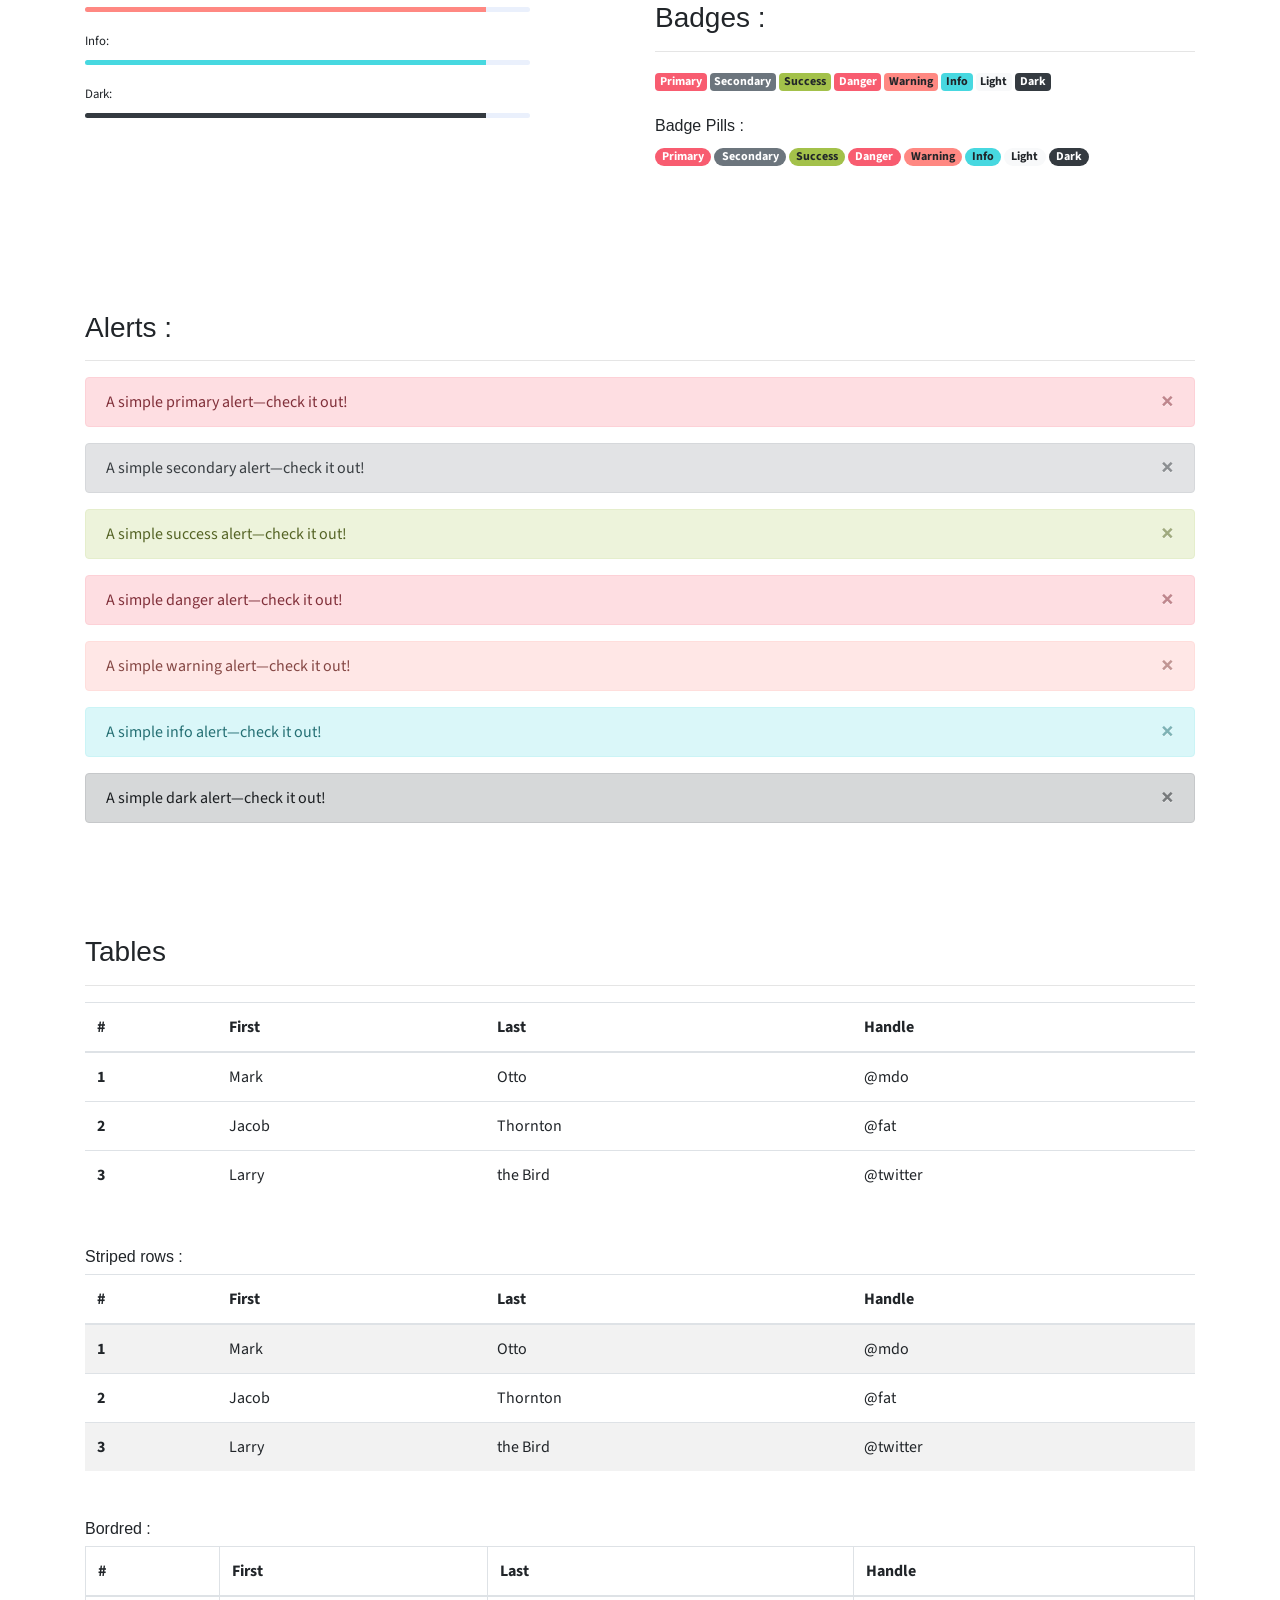
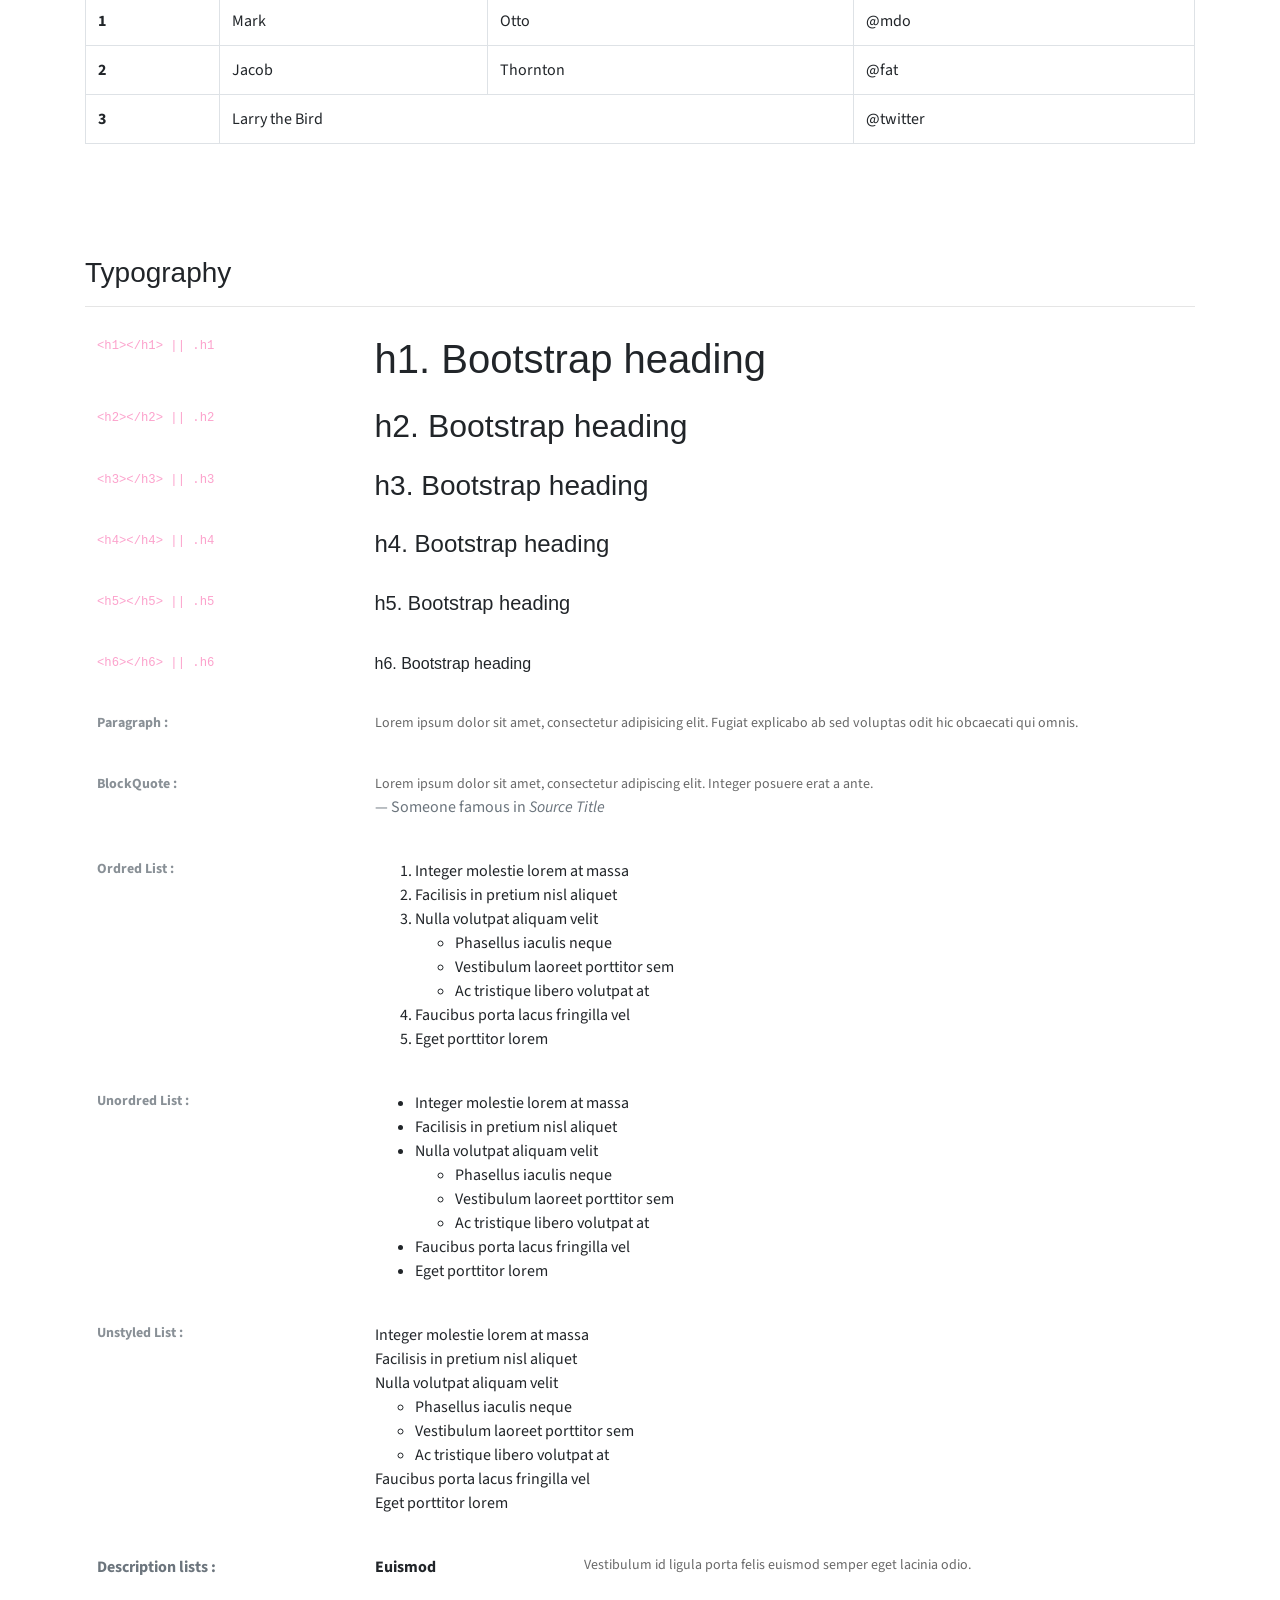
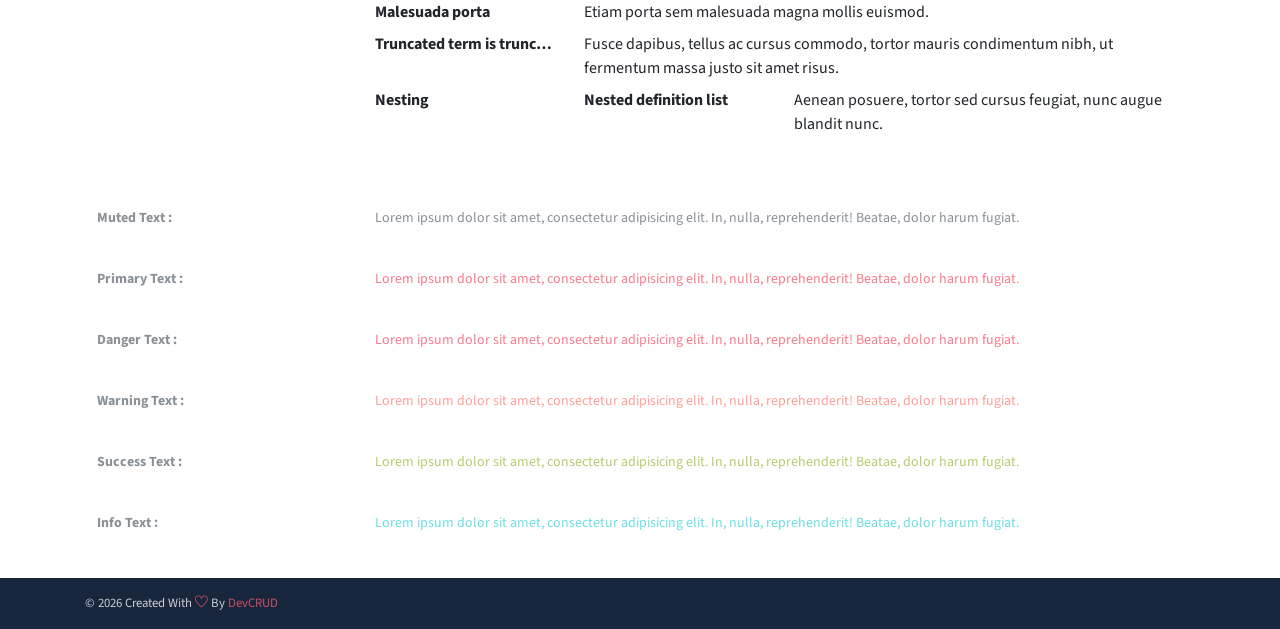
<file: components.html>
<!DOCTYPE html>
<html lang="en">
<head>
   <meta charset="utf-8">
   <meta name="viewport" content="width=device-width, initial-scale=1, shrink-to-fit=no">
   <meta name="description" content="Start your development with JohnDoe landing page.">
   <meta name="author" content="Devcrud">
   <title>JohnDoe Landing page | Components</title>
   <link rel="icon" href="assets/imgs/favicon.png" type="image/png">
   <!-- font icons -->
   <link rel="stylesheet" href="assets/vendors/themify-icons/css/themify-icons.css">
   <!-- Bootstrap + Steller  -->
   <link rel="stylesheet" href="assets/css/johndoe.css">
</head>
<body>

   <!-- Page Header -->
   <header class="header header-mini"> 
      <div class="header-title">Components</div> 
      <nav aria-label="breadcrumb">
         <ol class="breadcrumb">
            <li class="breadcrumb-item"><a href="/">Home</a></li>
            <li class="breadcrumb-item active" aria-current="page">Components</li>
         </ol>
      </nav>
   </header> <!-- End Of Page Header -->

   <!-- main content -->
   <div class="container">

      <!-- Buttons -->
      <h3 class="mt-5">Buttons</h3>
      <hr>
      <h6 class="section-secondary-title">Styles :</h6>
      <button class="btn btn-primary">Default</button>
      <button class="btn btn-outline-primary">outline</button>
      <button class="btn btn-primary rounded">Rounded</button>
      <button class="btn btn-primary rounded"><i class="ti-thumb-up pr-1"></i> With Icon</button>
      <button class="btn btn-primary circle"><i class="ti-heart"></i></button>

      <h6 class="section-secondary-title mt-5">Sizes :</h6>
      <button class="btn btn-primary btn-lg">Large</button>
      <button class="btn btn-primary ">Regular</button>
      <button class="btn btn-primary btn-sm">Small</button>
      <button class="btn btn-primary w-sm ml-3">w-sm</button>
      <button class="btn btn-primary w-md">w-md</button>
      <button class="btn btn-primary w-lg">w-lg</button>

      <h6 class="section-secondary-title mt-5">Colors :</h6>          
      <button type="button" class="btn btn-primary">Primary</button>
      <button type="button" class="btn btn-secondary">Secondary</button>
      <button type="button" class="btn btn-success">Success</button>
      <button type="button" class="btn btn-danger">Danger</button>
      <button type="button" class="btn btn-warning">Warning</button>
      <button type="button" class="btn btn-info">Info</button>
      <button type="button" class="btn btn-light">Light</button>
      <button type="button" class="btn btn-dark">Dark</button>

      <h6 class="section-secondary-title mt-5">Buttons Tags :</h6>
      <button class="btn btn-primary" type="submit">Button</button>
      <input class="btn btn-primary" type="button" value="Input">
      <input class="btn btn-primary" type="submit" value="Submit">
      <input class="btn btn-primary" type="reset" value="Reset">
      
      <!-- devider -->
      <div class="py-5"></div>

      <!-- Inputs -->
      <h3>Inputs</h3>
      <hr>
      <div class="row mt-5">
         <div class="col-md-6">
            <h6 class="section-secondary-title">Form controls :</h6>        
            <div class="form-group">
               <input type="email" class="form-control" id="exampleFormControlInput1" placeholder="Email address">
            </div>
            <div class="form-group">
               <input type="date" class="form-control" id="exampleFormControlInput1" placeholder="Date">
            </div>
            <div class="form-group">
               <input class="form-control" type="text" placeholder="Readonly input here…" readonly>
            </div>
            <div class="form-group">
               <input class="form-control" id="disabledInput" type="text" placeholder="Disabled input here..." disabled>
            </div>
            <div class="form-group">
               <select class="form-control" id="exampleFormControlSelect1">
                  <option>Example select</option>
                  <option>1</option>
                  <option>2</option>
                  <option>3</option>
                  <option>4</option>
                  <option>5</option>
               </select>
            </div>
            <div class="form-group">
               <select multiple class="form-control" id="exampleFormControlSelect2">
                  <option>Example multiple select</option>
                  <option>1</option>
                  <option>2</option>
                  <option>3</option>
                  <option>4</option>
                  <option>5</option>
               </select>
            </div>
            <div class="form-group">
               <textarea class="form-control" id="exampleFormControlTextarea1" rows="3" placeholder="Example textarea"></textarea>
            </div>
         </div>
         <div class="col-md-6">
            <h6 class="section-secondary-title">Sizes :</h6>    
            <div class="form-group">
               <input class="form-control form-control-lg" type="text" placeholder=".form-control-lg">             
            </div>
            <div class="form-group">
               <input class="form-control" type="text" placeholder="Default input">
            </div>
            <div class="form-group">
               <input class="form-control form-control-sm" type="text" placeholder=".form-control-sm"> 
            </div>
         </div>
      </div> <!-- end of inputs -->   

      <!-- devider -->
      <div class="py-5"></div>             

      <!-- Dropdowns -->
      <h3 class="components-section-title font-weight-normal">Dropdowns</h3>
      <hr>
      <div class="dropdown d-inline-block">
         <button class="btn btn-outline-secondary dropdown-toggle" type="button" id="dropdownMenuButton" data-toggle="dropdown" aria-haspopup="true" aria-expanded="false">
         Dropdown button
         </button>
         <div class="dropdown-menu" aria-labelledby="dropdownMenuButton">
         <a class="dropdown-item" href="#">Action</a>
         <a class="dropdown-item" href="#">Another action</a>
         <a class="dropdown-item" href="#">Something else here</a>
         </div>
      </div>
      <div class="dropdown d-inline-block">
         <a class="btn btn-outline-secondary dropdown-toggle" href="#" role="button" id="dropdownMenuLink" data-toggle="dropdown" aria-haspopup="true" aria-expanded="false">
            Dropdown link
         </a>
         <div class="dropdown-menu" aria-labelledby="dropdownMenuLink">
            <a class="dropdown-item" href="#">Action</a>
            <a class="dropdown-item" href="#">Another action</a>
            <a class="dropdown-item" href="#">Something else here</a>
         </div>
      </div>
      <div class="btn-group">
         <button type="button" class="btn btn-outline-secondary">Split</button>
         <button type="button" class="btn btn-outline-secondary dropdown-toggle dropdown-toggle-split" data-toggle="dropdown" aria-haspopup="true" aria-expanded="false">
         <span class="sr-only">Toggle Dropdown</span>
         </button>
         <div class="dropdown-menu">
            <a class="dropdown-item" href="#">Action</a>
            <a class="dropdown-item" href="#">Another action</a>
            <a class="dropdown-item" href="#">Something else here</a>
            <div class="dropdown-divider"></div>
            <a class="dropdown-item" href="#">Separated link</a>
         </div>
      </div>
      <div class="btn-group">
         <button class="btn btn-outline-secondary dropdown-toggle" type="button" id="dropdownMenuButton" data-toggle="dropdown" aria-haspopup="true" aria-expanded="false">
            Form Dropdown
         </button>
         <div class="dropdown-menu form">
            <form class="px-4 py-3">
               <div class="form-group">
                  <input type="email" class="form-control" id="exampleDropdownFormEmail1" placeholder="email@example.com">
               </div>
               <div class="form-group">
                  <input type="password" class="form-control" id="exampleDropdownFormPassword1" placeholder="Password">
               </div>
               <div class="form-check mb-3">
                  <input type="checkbox" class="form-check-input" id="dropdownCheck">
                  <label class="form-check-label" for="dropdownCheck">
                     Remember me
                  </label>
               </div>
               <button type="submit" class="btn btn-primary btn-block">Sign in</button>
            </form>
            <div class="dropdown-divider"></div>
            <a class="dropdown-item" href="#"><small>New around here? Sign up</small></a>
            <a class="dropdown-item" href="#"><small>Forgot password?</small></a>
         </div>
      </div>       
      <h6 class="section-secondary-title mt-5">Directions :</h6>  
      <div class="btn-group dropup">
         <button type="button" class="btn btn-outline-secondary dropdown-toggle" data-toggle="dropdown" aria-haspopup="true" aria-expanded="false">
            Dropup
         </button>
         <div class="dropdown-menu">
            <a class="dropdown-item" href="#">Action</a>
            <a class="dropdown-item" href="#">Another action</a>
            <a class="dropdown-item" href="#">Something else here</a>
            <div class="dropdown-divider"></div>
            <a class="dropdown-item" href="#">Separated link</a>
         </div>
      </div>
      <div class="btn-group dropright">
         <button type="button" class="btn btn-outline-secondary dropdown-toggle" data-toggle="dropdown" aria-haspopup="true" aria-expanded="false">
            Dropup
         </button>
         <div class="dropdown-menu">
            <a class="dropdown-item" href="#">Action</a>
            <a class="dropdown-item" href="#">Another action</a>
            <a class="dropdown-item" href="#">Something else here</a>
            <div class="dropdown-divider"></div>
            <a class="dropdown-item" href="#">Separated link</a>
         </div>
      </div>
      <div class="btn-group">
         <button type="button" class="btn btn-outline-secondary dropdown-toggle" data-toggle="dropdown" aria-haspopup="true" aria-expanded="false">
            Dropdown
         </button>
         <div class="dropdown-menu">
            <a class="dropdown-item" href="#">Action</a>
            <a class="dropdown-item" href="#">Another action</a>
            <a class="dropdown-item" href="#">Something else here</a>
            <div class="dropdown-divider"></div>
            <a class="dropdown-item" href="#">Separated link</a>
         </div>
      </div>
      <div class="btn-group dropleft">
         <button type="button" class="btn btn-outline-secondary dropdown-toggle" data-toggle="dropdown" aria-haspopup="true" aria-expanded="false">
            Dropdown
         </button>
         <div class="dropdown-menu">
            <a class="dropdown-item" href="#">Action</a>
            <a class="dropdown-item" href="#">Another action</a>
            <a class="dropdown-item" href="#">Something else here</a>
            <div class="dropdown-divider"></div>
            <a class="dropdown-item" href="#">Separated link</a>
         </div>
      </div> <!-- end of Dropdowns -->  

      <!-- devider -->
      <div class="py-5"></div>   

      <!-- navbars -->
      <h3 class="components-section-title font-weight-normal mt-5">Navigations</h3>
      <hr>
      <nav class="navbar navbar-expand-sm navbar-dark bg-primary rounded shadow mb-3">
         <div class="container">
            <a class="navbar-brand" href="#">Primary Color</a>
            <button class="navbar-toggler ml-auto" type="button" data-toggle="collapse" data-target="#navbarSupportedContent" aria-controls="navbarSupportedContent" aria-expanded="false" aria-label="Toggle navigation">
            <span class="navbar-toggler-icon"></span>
            </button>
            <div class="collapse navbar-collapse" id="navbarSupportedContent">
               <ul class="navbar-nav ml-auto"> 
                  <li class="nav-item">
                     <a class="nav-link" href="#about">About Us</a>
                  </li>
                  <li class="nav-item">
                     <a class="nav-link" href="#service">Our Service</a>
                  </li>
                  <li class="nav-item">
                     <a class="nav-link" href="#team">Our Team</a>
                  </li>
                  <li class="nav-item">
                     <a href="#book-table" class="ml-4 mt-1 btn btn-light btn-sm">navbar button</a>
                  </li>
               </ul>                       
            </div>
         </div>
      </nav>
      <nav class="navbar navbar-expand-sm navbar-dark bg-secondary rounded shadow mb-3">
         <div class="container">
            <a class="navbar-brand" href="#">Secondary Color</a>
            <button class="navbar-toggler ml-auto" type="button" data-toggle="collapse" data-target="#navbarSupportedContent" aria-controls="navbarSupportedContent" aria-expanded="false" aria-label="Toggle navigation">
            <span class="navbar-toggler-icon"></span>
            </button>
            <div class="collapse navbar-collapse" id="navbarSupportedContent">
               <ul class="navbar-nav ml-auto"> 
                  <li class="nav-item">
                     <a class="nav-link" href="#about">About Us</a>
                  </li>
                  <li class="nav-item">
                     <a class="nav-link" href="#service">Our Service</a>
                  </li>
                  <li class="nav-item">
                     <a class="nav-link" href="#team">Our Team</a>
                  </li>
                  <li class="nav-item">
                     <a href="#book-table" class="ml-4 mt-1 btn btn-light btn-sm">navbar button</a>
                  </li>
               </ul>                       
            </div>
         </div>
      </nav>
      <nav class="navbar navbar-expand-sm navbar-dark bg-success rounded shadow mb-3">
         <div class="container">
            <a class="navbar-brand" href="#">Success Color</a>
            <button class="navbar-toggler ml-auto" type="button" data-toggle="collapse" data-target="#navbarSupportedContent" aria-controls="navbarSupportedContent" aria-expanded="false" aria-label="Toggle navigation">
            <span class="navbar-toggler-icon"></span>
            </button>
            <div class="collapse navbar-collapse" id="navbarSupportedContent">
               <ul class="navbar-nav ml-auto"> 
                  <li class="nav-item">
                     <a class="nav-link" href="#about">About Us</a>
                  </li>
                  <li class="nav-item">
                     <a class="nav-link" href="#service">Our Service</a>
                  </li>
                  <li class="nav-item">
                     <a class="nav-link" href="#team">Our Team</a>
                  </li>
                  <li class="nav-item">
                     <a href="#book-table" class="ml-4 mt-1 btn btn-light btn-sm">navbar button</a>
                  </li>
               </ul>                       
            </div>
         </div>
      </nav>
      <nav class="navbar navbar-expand-sm navbar-dark bg-info rounded shadow mb-3">
         <div class="container">
            <a class="navbar-brand" href="#">Info Color</a>
            <button class="navbar-toggler ml-auto" type="button" data-toggle="collapse" data-target="#navbarSupportedContent" aria-controls="navbarSupportedContent" aria-expanded="false" aria-label="Toggle navigation">
            <span class="navbar-toggler-icon"></span>
            </button>
            <div class="collapse navbar-collapse" id="navbarSupportedContent">
               <ul class="navbar-nav ml-auto"> 
                  <li class="nav-item">
                     <a class="nav-link" href="#about">About Us</a>
                  </li>
                  <li class="nav-item">
                     <a class="nav-link" href="#service">Our Service</a>
                  </li>
                  <li class="nav-item">
                     <a class="nav-link" href="#team">Our Team</a>
                  </li>
                  <li class="nav-item">
                     <a href="#book-table" class="ml-4 mt-1 btn btn-light btn-sm">navbar button</a>
                  </li>
               </ul>                       
            </div>
         </div>
      </nav>
      <nav class="navbar navbar-expand-sm navbar-dark bg-warning rounded shadow mb-3">
         <div class="container">
            <a class="navbar-brand" href="#">Warning Color</a>
            <button class="navbar-toggler ml-auto" type="button" data-toggle="collapse" data-target="#navbarSupportedContent" aria-controls="navbarSupportedContent" aria-expanded="false" aria-label="Toggle navigation">
            <span class="navbar-toggler-icon"></span>
            </button>
            <div class="collapse navbar-collapse" id="navbarSupportedContent">
               <ul class="navbar-nav ml-auto"> 
                  <li class="nav-item">
                     <a class="nav-link" href="#about">About Us</a>
                  </li>
                  <li class="nav-item">
                     <a class="nav-link" href="#service">Our Service</a>
                  </li>
                  <li class="nav-item">
                     <a class="nav-link" href="#team">Our Team</a>
                  </li>
                  <li class="nav-item">
                     <a href="#book-table" class="ml-4 mt-1 btn btn-light btn-sm">navbar button</a>
                  </li>
               </ul>                       
            </div>
         </div>
      </nav>
      <nav class="navbar navbar-expand-sm navbar-dark bg-danger rounded shadow mb-3">
         <div class="container">
            <a class="navbar-brand" href="#">Danger Color</a>
            <button class="navbar-toggler ml-auto" type="button" data-toggle="collapse" data-target="#navbarSupportedContent" aria-controls="navbarSupportedContent" aria-expanded="false" aria-label="Toggle navigation">
            <span class="navbar-toggler-icon"></span>
            </button>
            <div class="collapse navbar-collapse" id="navbarSupportedContent">
               <ul class="navbar-nav ml-auto"> 
                  <li class="nav-item">
                     <a class="nav-link" href="#about">About Us</a>
                  </li>
                  <li class="nav-item">
                     <a class="nav-link" href="#service">Our Service</a>
                  </li>
                  <li class="nav-item">
                     <a class="nav-link" href="#team">Our Team</a>
                  </li>
                  <li class="nav-item">
                     <a href="#book-table" class="ml-4 mt-1 btn btn-light btn-sm">navbar button</a>
                  </li>
               </ul>                       
            </div>
         </div>
      </nav>
      <nav class="navbar navbar-expand-sm navbar-dark bg-dark rounded shadow mb-3">
         <div class="container">
            <a class="navbar-brand" href="#">Dark Color</a>
            <button class="navbar-toggler ml-auto" type="button" data-toggle="collapse" data-target="#navbarSupportedContent" aria-controls="navbarSupportedContent" aria-expanded="false" aria-label="Toggle navigation">
            <span class="navbar-toggler-icon"></span>
            </button>
            <div class="collapse navbar-collapse" id="navbarSupportedContent">
               <ul class="navbar-nav ml-auto"> 
                  <li class="nav-item">
                     <a class="nav-link" href="#about">About Us</a>
                  </li>
                  <li class="nav-item">
                     <a class="nav-link" href="#service">Our Service</a>
                  </li>
                  <li class="nav-item">
                     <a class="nav-link" href="#team">Our Team</a>
                  </li>
                  <li class="nav-item">
                     <a href="#book-table" class="ml-4 mt-1 btn btn-primary btn-sm">navbar button</a>
                  </li>
               </ul>                       
            </div>
         </div>
      </nav>
      <nav class="navbar navbar-expand-sm navbar-light bg-light rounded shadow mb-3">
         <div class="container">
            <a class="navbar-brand" href="#">Dark Color</a>
            <button class="navbar-toggler ml-auto" type="button" data-toggle="collapse" data-target="#navbarSupportedContent" aria-controls="navbarSupportedContent" aria-expanded="false" aria-label="Toggle navigation">
            <span class="navbar-toggler-icon"></span>
            </button>
            <div class="collapse navbar-collapse" id="navbarSupportedContent">
               <ul class="navbar-nav ml-auto"> 
                  <li class="nav-item">
                     <a class="nav-link" href="#about">About Us</a>
                  </li>
                  <li class="nav-item">
                     <a class="nav-link" href="#service">Our Service</a>
                  </li>
                  <li class="nav-item">
                     <a class="nav-link" href="#team">Our Team</a>
                  </li>
                  <li class="nav-item">
                     <a href="#book-table" class="ml-4 mt-1 btn btn-dark btn-sm">navbar button</a>
                  </li>
               </ul>                       
            </div>
         </div>
      </nav>
      <!-- End of navbars -->

      <!-- devider -->
      <div class="py-5"></div>   
      
      <!-- progress bars -->
      <div class="row justify-content-between">
         <div class="col-md-5">
            <h3 class="components-section-title font-weight-normal mt-5">Progress Bars :</h3>
            <hr>
            <small>Default: </small>
            <div class="progress mt-2 mb-3">
               <div class="progress-bar" role="progressbar" style="width: 90%" aria-valuenow="25" aria-valuemin="0" aria-valuemax="100"></div>
            </div>
            <small>Success:</small>
            <div class="progress mt-2 mb-3">
               <div class="progress-bar bg-success" role="progressbar" style="width: 90%" aria-valuenow="25" aria-valuemin="0" aria-valuemax="100"></div>
            </div>
            <small>Danger:</small>
            <div class="progress mt-2 mb-3">
               <div class="progress-bar bg-danger" role="progressbar" style="width: 90%" aria-valuenow="25" aria-valuemin="0" aria-valuemax="100"></div>
            </div>
            <small>Warning:</small>
            <div class="progress mt-2 mb-3">
               <div class="progress-bar bg-warning" role="progressbar" style="width: 90%" aria-valuenow="25" aria-valuemin="0" aria-valuemax="100"></div>
            </div>
            <small>Info:</small>
            <div class="progress mt-2 mb-3">
               <div class="progress-bar bg-info" role="progressbar" style="width: 90%" aria-valuenow="25" aria-valuemin="0" aria-valuemax="100"></div>
            </div>
            <small>Dark:</small>
            <div class="progress mt-2 mb-3">
               <div class="progress-bar bg-dark" role="progressbar" style="width: 90%" aria-valuenow="25" aria-valuemin="0" aria-valuemax="100"></div>
            </div>
         </div>
         <div class="col-md-6">
            <h3 class="components-section-title font-weight-normal mt-5">Paginations :</h3>
            <hr>
            <nav aria-label="Page navigation example">
               <ul class="pagination pagination-sm">
                  <li class="page-item"><a class="page-link" href="#"><i class="ti-angle-double-left"></i></a></li>
                  <li class="page-item"><a class="page-link" href="#">1</a></li>
                  <li class="page-item"><a class="page-link" href="#">2</a></li>
                  <li class="page-item active"><a class="page-link" href="#">3</a></li>
                  <li class="page-item"><a class="page-link" href="#">4</a></li>
                  <li class="page-item"><a class="page-link" href="#">5</a></li>
                  <li class="page-item"><a class="page-link" href="#"><i class="ti-angle-double-right"></i></a></li>
               </ul>
            </nav>
            <nav aria-label="Page navigation example">
               <ul class="pagination">
               <li class="page-item"><a class="page-link" href="#"><i class="ti-angle-double-left"></i></a></li>
                  <li class="page-item"><a class="page-link" href="#">1</a></li>
                  <li class="page-item"><a class="page-link" href="#">2</a></li>
                  <li class="page-item active"><a class="page-link" href="#">3</a></li>
                  <li class="page-item"><a class="page-link" href="#">4</a></li>
                  <li class="page-item"><a class="page-link" href="#">5</a></li>
                  <li class="page-item"><a class="page-link" href="#"><i class="ti-angle-double-right"></i></a></li>
               </ul>
            </nav>
            <nav aria-label="Page navigation example">
               <ul class="pagination pagination-lg">
                  <li class="page-item"><a class="page-link" href="#"><i class="ti-angle-double-left"></i></a></li>
                  <li class="page-item"><a class="page-link" href="#">1</a></li>
                  <li class="page-item"><a class="page-link" href="#">2</a></li>
                  <li class="page-item active"><a class="page-link" href="#">3</a></li>
                  <li class="page-item"><a class="page-link" href="#">4</a></li>
                  <li class="page-item"><a class="page-link" href="#">5</a></li>
                  <li class="page-item"><a class="page-link" href="#"><i class="ti-angle-double-right"></i></a></li>
               </ul>
            </nav>

            <!-- Badges -->
            <h3 class="components-section-title font-weight-normal mt-5">Badges :</h3>
            <hr>
            <span class="badge badge-primary">Primary</span>
            <span class="badge badge-secondary">Secondary</span>
            <span class="badge badge-success">Success</span>
            <span class="badge badge-danger">Danger</span>
            <span class="badge badge-warning">Warning</span>
            <span class="badge badge-info">Info</span>
            <span class="badge badge-light">Light</span>
            <span class="badge badge-dark">Dark</span>
            <h6 class="section-secondary-title mt-4 mb-2">Badge Pills :</h6>
            <span class="badge badge-pill badge-primary">Primary</span>
            <span class="badge badge-pill badge-secondary">Secondary</span>
            <span class="badge badge-pill badge-success">Success</span>
            <span class="badge badge-pill badge-danger">Danger</span>
            <span class="badge badge-pill badge-warning">Warning</span>
            <span class="badge badge-pill badge-info">Info</span>
            <span class="badge badge-pill badge-light">Light</span>
            <span class="badge badge-pill badge-dark">Dark</span>
         </div>
      </div> <!-- End of Progress bars -->

      <!-- devider -->
      <div class="py-5"></div>  

      <!-- Alerts -->
      <h3 class="components-section-title font-weight-normal mt-5">Alerts :</h3>
      <hr>
      <div class="alert alert-primary alert-dismissible fade show" role="alert">
         A simple primary alert—check it out!
         <button type="button" class="close" data-dismiss="alert" aria-label="Close">
            <span aria-hidden="true">&times;</span>
         </button>
      </div>
      <div class="alert alert-secondary alert-dismissible fade show" role="alert">
         A simple secondary alert—check it out!
         <button type="button" class="close" data-dismiss="alert" aria-label="Close">
            <span aria-hidden="true">&times;</span>
         </button>
      </div>
      <div class="alert alert-success alert-dismissible fade show" role="alert">
         A simple success alert—check it out!
         <button type="button" class="close" data-dismiss="alert" aria-label="Close">
            <span aria-hidden="true">&times;</span>
         </button>
      </div>
      <div class="alert alert-danger alert-dismissible fade show" role="alert">
         A simple danger alert—check it out!
         <button type="button" class="close" data-dismiss="alert" aria-label="Close">
            <span aria-hidden="true">&times;</span>
         </button>
      </div>
      <div class="alert alert-warning alert-dismissible fade show" role="alert">
         A simple warning alert—check it out!
         <button type="button" class="close" data-dismiss="alert" aria-label="Close">
            <span aria-hidden="true">&times;</span>
         </button>
      </div>
      <div class="alert alert-info alert-dismissible fade show" role="alert">
         A simple info alert—check it out!
         <button type="button" class="close" data-dismiss="alert" aria-label="Close">
            <span aria-hidden="true">&times;</span>
         </button>
      </div>
      <div class="alert alert-dark alert-dismissible fade show" role="alert">
         A simple dark alert—check it out!
         <button type="button" class="close" data-dismiss="alert" aria-label="Close">
            <span aria-hidden="true">&times;</span>
         </button>
      </div>
      <!-- end of alerts -->

      <!-- devider -->
      <div class="py-5"></div> 
   
      <!-- tables -->
      <h3 class="components-section-title">Tables</h3>
      <hr>
      <table class="table">
         <thead>
            <tr>
               <th scope="col">#</th>
               <th scope="col">First</th>
               <th scope="col">Last</th>
               <th scope="col">Handle</th>
            </tr>
         </thead>
         <tbody>
            <tr>
               <th scope="row">1</th>
               <td>Mark</td>
               <td>Otto</td>
               <td>@mdo</td>
            </tr>
            <tr>
               <th scope="row">2</th>
               <td>Jacob</td>
               <td>Thornton</td>
               <td>@fat</td>
            </tr>
            <tr>
               <th scope="row">3</th>
               <td>Larry</td>
               <td>the Bird</td>
               <td>@twitter</td>
            </tr>
         </tbody>
      </table>

      <h6 class="section-secondary-title mt-5">Striped rows :</h6>
      <table class="table table-striped">
         <thead>
            <tr>
               <th scope="col">#</th>
               <th scope="col">First</th>
               <th scope="col">Last</th>
               <th scope="col">Handle</th>
            </tr>
         </thead>
         <tbody>
            <tr>
               <th scope="row">1</th>
               <td>Mark</td>
               <td>Otto</td>
               <td>@mdo</td>
            </tr>
            <tr>
               <th scope="row">2</th>
               <td>Jacob</td>
               <td>Thornton</td>
               <td>@fat</td>
            </tr>
            <tr>
               <th scope="row">3</th>
               <td>Larry</td>
               <td>the Bird</td>
               <td>@twitter</td>
            </tr>
         </tbody>
      </table>

      <h6 class="section-secondary-title mt-5">Bordred :</h6>
      <table class="table table-bordered">
         <thead>
            <tr>
               <th scope="col">#</th>
               <th scope="col">First</th>
               <th scope="col">Last</th>
               <th scope="col">Handle</th>
            </tr>
         </thead>
         <tbody>
            <tr>
               <th scope="row">1</th>
               <td>Mark</td>
               <td>Otto</td>
               <td>@mdo</td>
            </tr>
            <tr>
               <th scope="row">2</th>
               <td>Jacob</td>
               <td>Thornton</td>
               <td>@fat</td>
            </tr>
            <tr>
               <th scope="row">3</th>
               <td colspan="2">Larry the Bird</td>
               <td>@twitter</td>
            </tr>
         </tbody>
      </table>
      <!-- end of tables -->

      <!-- devider -->
      <div class="py-5"></div> 

      <!-- typography -->
      <h3 class="components-section-title">Typography</h3>
      <hr>
     
      <table class="table table-borderless v-align-center">
         <tbody>
            <tr>
               <td>
                  <p><code class="highlighter-rouge">&lt;h1&gt;&lt;/h1&gt; || .h1</code></p>
               </td>
               <td class="w-75"><span class="h1">h1. Bootstrap heading</span></td>
            </tr>
            <tr>
               <td>
                  <p><code class="highlighter-rouge">&lt;h2&gt;&lt;/h2&gt; || .h2</code></p>
               </td>
               <td><span class="h2">h2. Bootstrap heading</span></td>
            </tr>
            <tr>
               <td>
                  <p><code class="highlighter-rouge">&lt;h3&gt;&lt;/h3&gt; || .h3</code></p>
               </td>
               <td><span class="h3">h3. Bootstrap heading</span></td>
            </tr>
            <tr>
               <td>
                  <p><code class="highlighter-rouge">&lt;h4&gt;&lt;/h4&gt; || .h4</code></p>
               </td>
               <td><span class="h4">h4. Bootstrap heading</span></td>
            </tr>
            <tr>
               <td>
                  <p><code class="highlighter-rouge">&lt;h5&gt;&lt;/h5&gt; || .h5</code></p>
               </td>
               <td><span class="h5">h5. Bootstrap heading</span></td>
            </tr>
            <tr>
               <td>
                  <p><code class="highlighter-rouge">&lt;h6&gt;&lt;/h6&gt; || .h6</code></p>
               </td>
               <td><span class="h6">h6. Bootstrap heading</span></td>
            </tr>
            <tr>
               <td>
                  <p class="font-weight-bold text-muted">Paragraph :</p>
               </td>
               <td><p>Lorem ipsum dolor sit amet, consectetur adipisicing elit. Fugiat explicabo ab sed voluptas odit hic obcaecati qui omnis.</p></td>
            </tr>
            <tr>
               <td>
                  <p class="font-weight-bold text-muted">BlockQuote :</p>
               </td>
               <td>
                  <blockquote class="blockquote">
                     <p class="mb-0">Lorem ipsum dolor sit amet, consectetur adipiscing elit. Integer posuere erat a ante.</p>
                     <footer class="blockquote-footer">Someone famous in <cite title="Source Title">Source Title</cite></footer>
                  </blockquote>
               </td>
            </tr>

            
            <tr>
               <td><p class="font-weight-bold text-muted">Ordred List :</p></td>
               <td>
                  <ol>
                     <li>Integer molestie lorem at massa</li>
                     <li>Facilisis in pretium nisl aliquet</li>
                     <li>Nulla volutpat aliquam velit
                        <ul>
                           <li>Phasellus iaculis neque</li>
                           <li>Vestibulum laoreet porttitor sem</li>
                           <li>Ac tristique libero volutpat at</li>
                        </ul>
                     </li>
                     <li>Faucibus porta lacus fringilla vel</li>
                     <li>Eget porttitor lorem</li>
                  </ol>
               </td>
            </tr>
            <tr>
               <td><p class="font-weight-bold text-muted">Unordred List :</p></td>
               <td>
                  <ul >
                     <li>Integer molestie lorem at massa</li>
                     <li>Facilisis in pretium nisl aliquet</li>
                     <li>Nulla volutpat aliquam velit
                        <ul>
                           <li>Phasellus iaculis neque</li>
                           <li>Vestibulum laoreet porttitor sem</li>
                           <li>Ac tristique libero volutpat at</li>
                        </ul>
                     </li>
                     <li>Faucibus porta lacus fringilla vel</li>
                     <li>Eget porttitor lorem</li>
                  </ul>
               </td>
            </tr>
            <tr>
               <td><p class="font-weight-bold text-muted">Unstyled List :</p></td>
               <td>
                  <ul class="list-unstyled">
                     <li>Integer molestie lorem at massa</li>
                     <li>Facilisis in pretium nisl aliquet</li>
                     <li>Nulla volutpat aliquam velit
                        <ul>
                           <li>Phasellus iaculis neque</li>
                           <li>Vestibulum laoreet porttitor sem</li>
                           <li>Ac tristique libero volutpat at</li>
                        </ul>
                     </li>
                     <li>Faucibus porta lacus fringilla vel</li>
                     <li>Eget porttitor lorem</li>
                  </ul>
               </td>
            </tr>
            <tr>
               <td class="font-weight-bold text-muted">Description lists : </td>
               <td>
                  <dl class="row">
                     <dt class="col-sm-3">Euismod</dt>
                     <dd class="col-sm-9">
                        <p>Vestibulum id ligula porta felis euismod semper eget lacinia odio.</p>
                     </dd>

                     <dt class="col-sm-3">Malesuada porta</dt>
                     <dd class="col-sm-9">Etiam porta sem malesuada magna mollis euismod.</dd>

                     <dt class="col-sm-3 text-truncate">Truncated term is truncated</dt>
                     <dd class="col-sm-9">Fusce dapibus, tellus ac cursus commodo, tortor mauris condimentum nibh, ut fermentum massa justo sit amet risus.</dd>

                     <dt class="col-sm-3">Nesting</dt>
                     <dd class="col-sm-9">
                        <dl class="row">
                           <dt class="col-sm-4">Nested definition list</dt>
                           <dd class="col-sm-8">Aenean posuere, tortor sed cursus feugiat, nunc augue blandit nunc.</dd>
                        </dl>
                     </dd>
                  </dl>
               </td>
            </tr>
            <tr>
               <td>
                  <p class="font-weight-bold text-muted">Muted Text :</p>
               </td>
               <td>
                  <p class="text-muted">Lorem ipsum dolor sit amet, consectetur adipisicing elit. In, nulla, reprehenderit! Beatae, dolor harum fugiat.</p>
               </td>
            </tr>
            <tr>
               <td>
                  <p class="font-weight-bold text-muted">Primary Text :</p>
               </td>
               <td>
                  <p class="text-primary">Lorem ipsum dolor sit amet, consectetur adipisicing elit. In, nulla, reprehenderit! Beatae, dolor harum fugiat.</p>
               </td>
            </tr>
            <tr>
               <td>
                  <p class="font-weight-bold text-muted">Danger Text :</p>
               </td>
               <td>
                  <p class="text-danger">Lorem ipsum dolor sit amet, consectetur adipisicing elit. In, nulla, reprehenderit! Beatae, dolor harum fugiat.</p>
               </td>
            </tr>
            <tr>
               <td>
                  <p class="font-weight-bold text-muted">Warning Text :</p>
               </td>
               <td>
                  <p class="text-warning">Lorem ipsum dolor sit amet, consectetur adipisicing elit. In, nulla, reprehenderit! Beatae, dolor harum fugiat.</p>
               </td>
            </tr>
            <tr>
               <td>
                  <p class="font-weight-bold text-muted">Success Text :</p>
               </td>
               <td>
                  <p class="text-success">Lorem ipsum dolor sit amet, consectetur adipisicing elit. In, nulla, reprehenderit! Beatae, dolor harum fugiat.</p>
               </td>
            </tr>
            <tr>
               <td>
                  <p class="font-weight-bold text-muted">Info Text :</p>
               </td>
               <td>
                  <p class="text-info">Lorem ipsum dolor sit amet, consectetur adipisicing elit. In, nulla, reprehenderit! Beatae, dolor harum fugiat.</p>
               </td>
            </tr>
         </tbody>
      </table>
   </div>
   <!-- end of typography -->

   <!-- Page Footer -->
   <footer class="footer py-3">
        <div class="container">
            <p class="small mb-0 text-light">
                &copy; <script>document.write(new Date().getFullYear())</script> Created With <i class="ti-heart text-danger"></i> By <a href="http://devcrud.com" target="_blank"><span class="text-danger" title="Bootstrap 4 Themes and Dashboards">DevCRUD</span></a> 
            </p>
        </div>
    </footer>
   <!-- End of Page Footer -->  
   
   <!-- core  -->
   <script src="assets/vendors/jquery/jquery-3.4.1.js"></script>
   <script src="assets/vendors/bootstrap/bootstrap.bundle.js"></script>

</body>
</html>
</file>
<file: assets/vendors/themify-icons/css/themify-icons.css>
@font-face {
	font-family: 'themify';
	src:url("../fonts/themify.eot?-fvbane");
	src:url("../fonts/themify.eot?#iefix-fvbane") format("embedded-opentype"),
		url("../fonts/themify.woff?-fvbane") format("woff"),
		url("../fonts/themify.ttf?-fvbane") format("truetype"),
		url("../fonts/themify.svg?-fvbane#themify") format("svg");
	font-weight: normal;
	font-style: normal;
}

[class^="ti-"], [class*=" ti-"] {
	font-family: 'themify';
	speak: none;
	font-style: normal;
	font-weight: normal;
	font-variant: normal;
	text-transform: none;
	line-height: 1;

	/* Better Font Rendering =========== */
	-webkit-font-smoothing: antialiased;
	-moz-osx-font-smoothing: grayscale;
}

.ti-wand:before {
	content: "\e600";
}
.ti-volume:before {
	content: "\e601";
}
.ti-user:before {
	content: "\e602";
}
.ti-unlock:before {
	content: "\e603";
}
.ti-unlink:before {
	content: "\e604";
}
.ti-trash:before {
	content: "\e605";
}
.ti-thought:before {
	content: "\e606";
}
.ti-target:before {
	content: "\e607";
}
.ti-tag:before {
	content: "\e608";
}
.ti-tablet:before {
	content: "\e609";
}
.ti-star:before {
	content: "\e60a";
}
.ti-spray:before {
	content: "\e60b";
}
.ti-signal:before {
	content: "\e60c";
}
.ti-shopping-cart:before {
	content: "\e60d";
}
.ti-shopping-cart-full:before {
	content: "\e60e";
}
.ti-settings:before {
	content: "\e60f";
}
.ti-search:before {
	content: "\e610";
}
.ti-zoom-in:before {
	content: "\e611";
}
.ti-zoom-out:before {
	content: "\e612";
}
.ti-cut:before {
	content: "\e613";
}
.ti-ruler:before {
	content: "\e614";
}
.ti-ruler-pencil:before {
	content: "\e615";
}
.ti-ruler-alt:before {
	content: "\e616";
}
.ti-bookmark:before {
	content: "\e617";
}
.ti-bookmark-alt:before {
	content: "\e618";
}
.ti-reload:before {
	content: "\e619";
}
.ti-plus:before {
	content: "\e61a";
}
.ti-pin:before {
	content: "\e61b";
}
.ti-pencil:before {
	content: "\e61c";
}
.ti-pencil-alt:before {
	content: "\e61d";
}
.ti-paint-roller:before {
	content: "\e61e";
}
.ti-paint-bucket:before {
	content: "\e61f";
}
.ti-na:before {
	content: "\e620";
}
.ti-mobile:before {
	content: "\e621";
}
.ti-minus:before {
	content: "\e622";
}
.ti-medall:before {
	content: "\e623";
}
.ti-medall-alt:before {
	content: "\e624";
}
.ti-marker:before {
	content: "\e625";
}
.ti-marker-alt:before {
	content: "\e626";
}
.ti-arrow-up:before {
	content: "\e627";
}
.ti-arrow-right:before {
	content: "\e628";
}
.ti-arrow-left:before {
	content: "\e629";
}
.ti-arrow-down:before {
	content: "\e62a";
}
.ti-lock:before {
	content: "\e62b";
}
.ti-location-arrow:before {
	content: "\e62c";
}
.ti-link:before {
	content: "\e62d";
}
.ti-layout:before {
	content: "\e62e";
}
.ti-layers:before {
	content: "\e62f";
}
.ti-layers-alt:before {
	content: "\e630";
}
.ti-key:before {
	content: "\e631";
}
.ti-import:before {
	content: "\e632";
}
.ti-image:before {
	content: "\e633";
}
.ti-heart:before {
	content: "\e634";
}
.ti-heart-broken:before {
	content: "\e635";
}
.ti-hand-stop:before {
	content: "\e636";
}
.ti-hand-open:before {
	content: "\e637";
}
.ti-hand-drag:before {
	content: "\e638";
}
.ti-folder:before {
	content: "\e639";
}
.ti-flag:before {
	content: "\e63a";
}
.ti-flag-alt:before {
	content: "\e63b";
}
.ti-flag-alt-2:before {
	content: "\e63c";
}
.ti-eye:before {
	content: "\e63d";
}
.ti-export:before {
	content: "\e63e";
}
.ti-exchange-vertical:before {
	content: "\e63f";
}
.ti-desktop:before {
	content: "\e640";
}
.ti-cup:before {
	content: "\e641";
}
.ti-crown:before {
	content: "\e642";
}
.ti-comments:before {
	content: "\e643";
}
.ti-comment:before {
	content: "\e644";
}
.ti-comment-alt:before {
	content: "\e645";
}
.ti-close:before {
	content: "\e646";
}
.ti-clip:before {
	content: "\e647";
}
.ti-angle-up:before {
	content: "\e648";
}
.ti-angle-right:before {
	content: "\e649";
}
.ti-angle-left:before {
	content: "\e64a";
}
.ti-angle-down:before {
	content: "\e64b";
}
.ti-check:before {
	content: "\e64c";
}
.ti-check-box:before {
	content: "\e64d";
}
.ti-camera:before {
	content: "\e64e";
}
.ti-announcement:before {
	content: "\e64f";
}
.ti-brush:before {
	content: "\e650";
}
.ti-briefcase:before {
	content: "\e651";
}
.ti-bolt:before {
	content: "\e652";
}
.ti-bolt-alt:before {
	content: "\e653";
}
.ti-blackboard:before {
	content: "\e654";
}
.ti-bag:before {
	content: "\e655";
}
.ti-move:before {
	content: "\e656";
}
.ti-arrows-vertical:before {
	content: "\e657";
}
.ti-arrows-horizontal:before {
	content: "\e658";
}
.ti-fullscreen:before {
	content: "\e659";
}
.ti-arrow-top-right:before {
	content: "\e65a";
}
.ti-arrow-top-left:before {
	content: "\e65b";
}
.ti-arrow-circle-up:before {
	content: "\e65c";
}
.ti-arrow-circle-right:before {
	content: "\e65d";
}
.ti-arrow-circle-left:before {
	content: "\e65e";
}
.ti-arrow-circle-down:before {
	content: "\e65f";
}
.ti-angle-double-up:before {
	content: "\e660";
}
.ti-angle-double-right:before {
	content: "\e661";
}
.ti-angle-double-left:before {
	content: "\e662";
}
.ti-angle-double-down:before {
	content: "\e663";
}
.ti-zip:before {
	content: "\e664";
}
.ti-world:before {
	content: "\e665";
}
.ti-wheelchair:before {
	content: "\e666";
}
.ti-view-list:before {
	content: "\e667";
}
.ti-view-list-alt:before {
	content: "\e668";
}
.ti-view-grid:before {
	content: "\e669";
}
.ti-uppercase:before {
	content: "\e66a";
}
.ti-upload:before {
	content: "\e66b";
}
.ti-underline:before {
	content: "\e66c";
}
.ti-truck:before {
	content: "\e66d";
}
.ti-timer:before {
	content: "\e66e";
}
.ti-ticket:before {
	content: "\e66f";
}
.ti-thumb-up:before {
	content: "\e670";
}
.ti-thumb-down:before {
	content: "\e671";
}
.ti-text:before {
	content: "\e672";
}
.ti-stats-up:before {
	content: "\e673";
}
.ti-stats-down:before {
	content: "\e674";
}
.ti-split-v:before {
	content: "\e675";
}
.ti-split-h:before {
	content: "\e676";
}
.ti-smallcap:before {
	content: "\e677";
}
.ti-shine:before {
	content: "\e678";
}
.ti-shift-right:before {
	content: "\e679";
}
.ti-shift-left:before {
	content: "\e67a";
}
.ti-shield:before {
	content: "\e67b";
}
.ti-notepad:before {
	content: "\e67c";
}
.ti-server:before {
	content: "\e67d";
}
.ti-quote-right:before {
	content: "\e67e";
}
.ti-quote-left:before {
	content: "\e67f";
}
.ti-pulse:before {
	content: "\e680";
}
.ti-printer:before {
	content: "\e681";
}
.ti-power-off:before {
	content: "\e682";
}
.ti-plug:before {
	content: "\e683";
}
.ti-pie-chart:before {
	content: "\e684";
}
.ti-paragraph:before {
	content: "\e685";
}
.ti-panel:before {
	content: "\e686";
}
.ti-package:before {
	content: "\e687";
}
.ti-music:before {
	content: "\e688";
}
.ti-music-alt:before {
	content: "\e689";
}
.ti-mouse:before {
	content: "\e68a";
}
.ti-mouse-alt:before {
	content: "\e68b";
}
.ti-money:before {
	content: "\e68c";
}
.ti-microphone:before {
	content: "\e68d";
}
.ti-menu:before {
	content: "\e68e";
}
.ti-menu-alt:before {
	content: "\e68f";
}
.ti-map:before {
	content: "\e690";
}
.ti-map-alt:before {
	content: "\e691";
}
.ti-loop:before {
	content: "\e692";
}
.ti-location-pin:before {
	content: "\e693";
}
.ti-list:before {
	content: "\e694";
}
.ti-light-bulb:before {
	content: "\e695";
}
.ti-Italic:before {
	content: "\e696";
}
.ti-info:before {
	content: "\e697";
}
.ti-infinite:before {
	content: "\e698";
}
.ti-id-badge:before {
	content: "\e699";
}
.ti-hummer:before {
	content: "\e69a";
}
.ti-home:before {
	content: "\e69b";
}
.ti-help:before {
	content: "\e69c";
}
.ti-headphone:before {
	content: "\e69d";
}
.ti-harddrives:before {
	content: "\e69e";
}
.ti-harddrive:before {
	content: "\e69f";
}
.ti-gift:before {
	content: "\e6a0";
}
.ti-game:before {
	content: "\e6a1";
}
.ti-filter:before {
	content: "\e6a2";
}
.ti-files:before {
	content: "\e6a3";
}
.ti-file:before {
	content: "\e6a4";
}
.ti-eraser:before {
	content: "\e6a5";
}
.ti-envelope:before {
	content: "\e6a6";
}
.ti-download:before {
	content: "\e6a7";
}
.ti-direction:before {
	content: "\e6a8";
}
.ti-direction-alt:before {
	content: "\e6a9";
}
.ti-dashboard:before {
	content: "\e6aa";
}
.ti-control-stop:before {
	content: "\e6ab";
}
.ti-control-shuffle:before {
	content: "\e6ac";
}
.ti-control-play:before {
	content: "\e6ad";
}
.ti-control-pause:before {
	content: "\e6ae";
}
.ti-control-forward:before {
	content: "\e6af";
}
.ti-control-backward:before {
	content: "\e6b0";
}
.ti-cloud:before {
	content: "\e6b1";
}
.ti-cloud-up:before {
	content: "\e6b2";
}
.ti-cloud-down:before {
	content: "\e6b3";
}
.ti-clipboard:before {
	content: "\e6b4";
}
.ti-car:before {
	content: "\e6b5";
}
.ti-calendar:before {
	content: "\e6b6";
}
.ti-book:before {
	content: "\e6b7";
}
.ti-bell:before {
	content: "\e6b8";
}
.ti-basketball:before {
	content: "\e6b9";
}
.ti-bar-chart:before {
	content: "\e6ba";
}
.ti-bar-chart-alt:before {
	content: "\e6bb";
}
.ti-back-right:before {
	content: "\e6bc";
}
.ti-back-left:before {
	content: "\e6bd";
}
.ti-arrows-corner:before {
	content: "\e6be";
}
.ti-archive:before {
	content: "\e6bf";
}
.ti-anchor:before {
	content: "\e6c0";
}
.ti-align-right:before {
	content: "\e6c1";
}
.ti-align-left:before {
	content: "\e6c2";
}
.ti-align-justify:before {
	content: "\e6c3";
}
.ti-align-center:before {
	content: "\e6c4";
}
.ti-alert:before {
	content: "\e6c5";
}
.ti-alarm-clock:before {
	content: "\e6c6";
}
.ti-agenda:before {
	content: "\e6c7";
}
.ti-write:before {
	content: "\e6c8";
}
.ti-window:before {
	content: "\e6c9";
}
.ti-widgetized:before {
	content: "\e6ca";
}
.ti-widget:before {
	content: "\e6cb";
}
.ti-widget-alt:before {
	content: "\e6cc";
}
.ti-wallet:before {
	content: "\e6cd";
}
.ti-video-clapper:before {
	content: "\e6ce";
}
.ti-video-camera:before {
	content: "\e6cf";
}
.ti-vector:before {
	content: "\e6d0";
}
.ti-themify-logo:before {
	content: "\e6d1";
}
.ti-themify-favicon:before {
	content: "\e6d2";
}
.ti-themify-favicon-alt:before {
	content: "\e6d3";
}
.ti-support:before {
	content: "\e6d4";
}
.ti-stamp:before {
	content: "\e6d5";
}
.ti-split-v-alt:before {
	content: "\e6d6";
}
.ti-slice:before {
	content: "\e6d7";
}
.ti-shortcode:before {
	content: "\e6d8";
}
.ti-shift-right-alt:before {
	content: "\e6d9";
}
.ti-shift-left-alt:before {
	content: "\e6da";
}
.ti-ruler-alt-2:before {
	content: "\e6db";
}
.ti-receipt:before {
	content: "\e6dc";
}
.ti-pin2:before {
	content: "\e6dd";
}
.ti-pin-alt:before {
	content: "\e6de";
}
.ti-pencil-alt2:before {
	content: "\e6df";
}
.ti-palette:before {
	content: "\e6e0";
}
.ti-more:before {
	content: "\e6e1";
}
.ti-more-alt:before {
	content: "\e6e2";
}
.ti-microphone-alt:before {
	content: "\e6e3";
}
.ti-magnet:before {
	content: "\e6e4";
}
.ti-line-double:before {
	content: "\e6e5";
}
.ti-line-dotted:before {
	content: "\e6e6";
}
.ti-line-dashed:before {
	content: "\e6e7";
}
.ti-layout-width-full:before {
	content: "\e6e8";
}
.ti-layout-width-default:before {
	content: "\e6e9";
}
.ti-layout-width-default-alt:before {
	content: "\e6ea";
}
.ti-layout-tab:before {
	content: "\e6eb";
}
.ti-layout-tab-window:before {
	content: "\e6ec";
}
.ti-layout-tab-v:before {
	content: "\e6ed";
}
.ti-layout-tab-min:before {
	content: "\e6ee";
}
.ti-layout-slider:before {
	content: "\e6ef";
}
.ti-layout-slider-alt:before {
	content: "\e6f0";
}
.ti-layout-sidebar-right:before {
	content: "\e6f1";
}
.ti-layout-sidebar-none:before {
	content: "\e6f2";
}
.ti-layout-sidebar-left:before {
	content: "\e6f3";
}
.ti-layout-placeholder:before {
	content: "\e6f4";
}
.ti-layout-menu:before {
	content: "\e6f5";
}
.ti-layout-menu-v:before {
	content: "\e6f6";
}
.ti-layout-menu-separated:before {
	content: "\e6f7";
}
.ti-layout-menu-full:before {
	content: "\e6f8";
}
.ti-layout-media-right-alt:before {
	content: "\e6f9";
}
.ti-layout-media-right:before {
	content: "\e6fa";
}
.ti-layout-media-overlay:before {
	content: "\e6fb";
}
.ti-layout-media-overlay-alt:before {
	content: "\e6fc";
}
.ti-layout-media-overlay-alt-2:before {
	content: "\e6fd";
}
.ti-layout-media-left-alt:before {
	content: "\e6fe";
}
.ti-layout-media-left:before {
	content: "\e6ff";
}
.ti-layout-media-center-alt:before {
	content: "\e700";
}
.ti-layout-media-center:before {
	content: "\e701";
}
.ti-layout-list-thumb:before {
	content: "\e702";
}
.ti-layout-list-thumb-alt:before {
	content: "\e703";
}
.ti-layout-list-post:before {
	content: "\e704";
}
.ti-layout-list-large-image:before {
	content: "\e705";
}
.ti-layout-line-solid:before {
	content: "\e706";
}
.ti-layout-grid4:before {
	content: "\e707";
}
.ti-layout-grid3:before {
	content: "\e708";
}
.ti-layout-grid2:before {
	content: "\e709";
}
.ti-layout-grid2-thumb:before {
	content: "\e70a";
}
.ti-layout-cta-right:before {
	content: "\e70b";
}
.ti-layout-cta-left:before {
	content: "\e70c";
}
.ti-layout-cta-center:before {
	content: "\e70d";
}
.ti-layout-cta-btn-right:before {
	content: "\e70e";
}
.ti-layout-cta-btn-left:before {
	content: "\e70f";
}
.ti-layout-column4:before {
	content: "\e710";
}
.ti-layout-column3:before {
	content: "\e711";
}
.ti-layout-column2:before {
	content: "\e712";
}
.ti-layout-accordion-separated:before {
	content: "\e713";
}
.ti-layout-accordion-merged:before {
	content: "\e714";
}
.ti-layout-accordion-list:before {
	content: "\e715";
}
.ti-ink-pen:before {
	content: "\e716";
}
.ti-info-alt:before {
	content: "\e717";
}
.ti-help-alt:before {
	content: "\e718";
}
.ti-headphone-alt:before {
	content: "\e719";
}
.ti-hand-point-up:before {
	content: "\e71a";
}
.ti-hand-point-right:before {
	content: "\e71b";
}
.ti-hand-point-left:before {
	content: "\e71c";
}
.ti-hand-point-down:before {
	content: "\e71d";
}
.ti-gallery:before {
	content: "\e71e";
}
.ti-face-smile:before {
	content: "\e71f";
}
.ti-face-sad:before {
	content: "\e720";
}
.ti-credit-card:before {
	content: "\e721";
}
.ti-control-skip-forward:before {
	content: "\e722";
}
.ti-control-skip-backward:before {
	content: "\e723";
}
.ti-control-record:before {
	content: "\e724";
}
.ti-control-eject:before {
	content: "\e725";
}
.ti-comments-smiley:before {
	content: "\e726";
}
.ti-brush-alt:before {
	content: "\e727";
}
.ti-youtube:before {
	content: "\e728";
}
.ti-vimeo:before {
	content: "\e729";
}
.ti-twitter:before {
	content: "\e72a";
}
.ti-time:before {
	content: "\e72b";
}
.ti-tumblr:before {
	content: "\e72c";
}
.ti-skype:before {
	content: "\e72d";
}
.ti-share:before {
	content: "\e72e";
}
.ti-share-alt:before {
	content: "\e72f";
}
.ti-rocket:before {
	content: "\e730";
}
.ti-pinterest:before {
	content: "\e731";
}
.ti-new-window:before {
	content: "\e732";
}
.ti-microsoft:before {
	content: "\e733";
}
.ti-list-ol:before {
	content: "\e734";
}
.ti-linkedin:before {
	content: "\e735";
}
.ti-layout-sidebar-2:before {
	content: "\e736";
}
.ti-layout-grid4-alt:before {
	content: "\e737";
}
.ti-layout-grid3-alt:before {
	content: "\e738";
}
.ti-layout-grid2-alt:before {
	content: "\e739";
}
.ti-layout-column4-alt:before {
	content: "\e73a";
}
.ti-layout-column3-alt:before {
	content: "\e73b";
}
.ti-layout-column2-alt:before {
	content: "\e73c";
}
.ti-instagram:before {
	content: "\e73d";
}
.ti-google:before {
	content: "\e73e";
}
.ti-github:before {
	content: "\e73f";
}
.ti-flickr:before {
	content: "\e740";
}
.ti-facebook:before {
	content: "\e741";
}
.ti-dropbox:before {
	content: "\e742";
}
.ti-dribbble:before {
	content: "\e743";
}
.ti-apple:before {
	content: "\e744";
}
.ti-android:before {
	content: "\e745";
}
.ti-save:before {
	content: "\e746";
}
.ti-save-alt:before {
	content: "\e747";
}
.ti-yahoo:before {
	content: "\e748";
}
.ti-wordpress:before {
	content: "\e749";
}
.ti-vimeo-alt:before {
	content: "\e74a";
}
.ti-twitter-alt:before {
	content: "\e74b";
}
.ti-tumblr-alt:before {
	content: "\e74c";
}
.ti-trello:before {
	content: "\e74d";
}
.ti-stack-overflow:before {
	content: "\e74e";
}
.ti-soundcloud:before {
	content: "\e74f";
}
.ti-sharethis:before {
	content: "\e750";
}
.ti-sharethis-alt:before {
	content: "\e751";
}
.ti-reddit:before {
	content: "\e752";
}
.ti-pinterest-alt:before {
	content: "\e753";
}
.ti-microsoft-alt:before {
	content: "\e754";
}
.ti-linux:before {
	content: "\e755";
}
.ti-jsfiddle:before {
	content: "\e756";
}
.ti-joomla:before {
	content: "\e757";
}
.ti-html5:before {
	content: "\e758";
}
.ti-flickr-alt:before {
	content: "\e759";
}
.ti-email:before {
	content: "\e75a";
}
.ti-drupal:before {
	content: "\e75b";
}
.ti-dropbox-alt:before {
	content: "\e75c";
}
.ti-css3:before {
	content: "\e75d";
}
.ti-rss:before {
	content: "\e75e";
}
.ti-rss-alt:before {
	content: "\e75f";
}
</file>
<file: assets/css/johndoe.css>
@charset "UTF-8";
/*!
=========================================================
* JohnDoe Landing page
=========================================================

* Copyright: 2019 DevCRUD (https://devcrud.com)
* Licensed: (https://devcrud.com/licenses)
* Coded by www.devcrud.com

=========================================================

* The above copyright notice and this permission notice shall be included in all copies or substantial portions of the Software.
*/
@import url("https://fonts.googleapis.com/css?family=Source+Sans+Pro:200,200i,300,300i,400,400i,600,600i,700,700i,900,900i&display=swap");
:root {
  --blue: #79A9F5;
  --indigo: #C45F90;
  --purple: #A16AE8;
  --pink: #FC8BC0;
  --red: #F85C70;
  --orange: #FF8882;
  --yellow: #FAD02C;
  --green: #A3C14A;
  --teal: #20c997;
  --cyan: #47D8E0;
  --white: #fff;
  --gray: #6c757d;
  --gray-dark: #343a40;
  --primary: #F85C70;
  --secondary: #6c757d;
  --success: #A3C14A;
  --info: #47D8E0;
  --warning: #FF8882;
  --danger: #F85C70;
  --light: #f8f9fa;
  --dark: #343a40;
  --breakpoint-xs: 0;
  --breakpoint-sm: 576px;
  --breakpoint-md: 768px;
  --breakpoint-lg: 992px;
  --breakpoint-xl: 1200px;
  --font-family-sans-serif: "Source Sans Pro", sans-serif;
  --font-family-monospace: SFMono-Regular, Menlo, Monaco, Consolas, "Liberation Mono", "Courier New", monospace;
}

*,
*::before,
*::after {
  box-sizing: border-box;
}

html {
  font-family: sans-serif;
  line-height: 1.15;
  -webkit-text-size-adjust: 100%;
  -webkit-tap-highlight-color: rgba(0, 0, 0, 0);
}

article, aside, figcaption, figure, footer, header, hgroup, main, nav, section {
  display: block;
}

body {
  margin: 0;
  font-family: "Source Sans Pro", sans-serif;
  font-size: 1rem;
  font-weight: 400;
  line-height: 1.5;
  color: #212529;
  text-align: left;
  background-color: #fff;
}

[tabindex="-1"]:focus {
  outline: 0 !important;
}

hr {
  box-sizing: content-box;
  height: 0;
  overflow: visible;
}

h1, h2, h3, h4, h5, h6 {
  margin-top: 0;
  margin-bottom: 0.5rem;
}

p {
  margin-top: 0;
  margin-bottom: 1rem;
}

abbr[title],
abbr[data-original-title] {
  text-decoration: underline;
  -webkit-text-decoration: underline dotted;
          text-decoration: underline dotted;
  cursor: help;
  border-bottom: 0;
  -webkit-text-decoration-skip-ink: none;
          text-decoration-skip-ink: none;
}

address {
  margin-bottom: 1rem;
  font-style: normal;
  line-height: inherit;
}

ol,
ul,
dl {
  margin-top: 0;
  margin-bottom: 1rem;
}

ol ol,
ul ul,
ol ul,
ul ol {
  margin-bottom: 0;
}

dt {
  font-weight: 700;
}

dd {
  margin-bottom: .5rem;
  margin-left: 0;
}

blockquote {
  margin: 0 0 1rem;
}

b,
strong {
  font-weight: bolder;
}

small {
  font-size: 80%;
}

sub,
sup {
  position: relative;
  font-size: 75%;
  line-height: 0;
  vertical-align: baseline;
}

sub {
  bottom: -.25em;
}

sup {
  top: -.5em;
}

a {
  color: #F85C70;
  text-decoration: none;
  background-color: transparent;
}

a:hover {
  color: #f51330;
  text-decoration: none;
}

a:not([href]):not([tabindex]) {
  color: inherit;
  text-decoration: none;
}

a:not([href]):not([tabindex]):hover, a:not([href]):not([tabindex]):focus {
  color: inherit;
  text-decoration: none;
}

a:not([href]):not([tabindex]):focus {
  outline: 0;
}

pre,
code,
kbd,
samp {
  font-family: SFMono-Regular, Menlo, Monaco, Consolas, "Liberation Mono", "Courier New", monospace;
  font-size: 1em;
}

pre {
  margin-top: 0;
  margin-bottom: 1rem;
  overflow: auto;
}

figure {
  margin: 0 0 1rem;
}

img {
  vertical-align: middle;
  border-style: none;
}

svg {
  overflow: hidden;
  vertical-align: middle;
}

table {
  border-collapse: collapse;
}

caption {
  padding-top: 0.75rem;
  padding-bottom: 0.75rem;
  color: #6c757d;
  text-align: left;
  caption-side: bottom;
}

th {
  text-align: inherit;
}

label {
  display: inline-block;
  margin-bottom: 0.5rem;
}

button {
  border-radius: 0;
}

button:focus {
  outline: 1px dotted;
  outline: 5px auto -webkit-focus-ring-color;
}

input,
button,
select,
optgroup,
textarea {
  margin: 0;
  font-family: inherit;
  font-size: inherit;
  line-height: inherit;
}

button,
input {
  overflow: visible;
}

button,
select {
  text-transform: none;
}

select {
  word-wrap: normal;
}

button,
[type="button"],
[type="reset"],
[type="submit"] {
  -webkit-appearance: button;
}

button:not(:disabled),
[type="button"]:not(:disabled),
[type="reset"]:not(:disabled),
[type="submit"]:not(:disabled) {
  cursor: pointer;
}

button::-moz-focus-inner,
[type="button"]::-moz-focus-inner,
[type="reset"]::-moz-focus-inner,
[type="submit"]::-moz-focus-inner {
  padding: 0;
  border-style: none;
}

input[type="radio"],
input[type="checkbox"] {
  box-sizing: border-box;
  padding: 0;
}

input[type="date"],
input[type="time"],
input[type="datetime-local"],
input[type="month"] {
  -webkit-appearance: listbox;
}

textarea {
  overflow: auto;
  resize: vertical;
}

fieldset {
  min-width: 0;
  padding: 0;
  margin: 0;
  border: 0;
}

legend {
  display: block;
  width: 100%;
  max-width: 100%;
  padding: 0;
  margin-bottom: .5rem;
  font-size: 1.5rem;
  line-height: inherit;
  color: inherit;
  white-space: normal;
}

progress {
  vertical-align: baseline;
}

[type="number"]::-webkit-inner-spin-button,
[type="number"]::-webkit-outer-spin-button {
  height: auto;
}

[type="search"] {
  outline-offset: -2px;
  -webkit-appearance: none;
}

[type="search"]::-webkit-search-decoration {
  -webkit-appearance: none;
}

::-webkit-file-upload-button {
  font: inherit;
  -webkit-appearance: button;
}

output {
  display: inline-block;
}

summary {
  display: list-item;
  cursor: pointer;
}

template {
  display: none;
}

[hidden] {
  display: none !important;
}

h1, h2, h3, h4, h5, h6,
.h1, .h2, .h3, .h4, .h5, .h6 {
  margin-bottom: 0.5rem;
  font-family: "Dosis", sans-serif;
  font-weight: 500;
  line-height: 1.2;
}

h1, .h1 {
  font-size: 2.5rem;
}

h2, .h2 {
  font-size: 2rem;
}

h3, .h3 {
  font-size: 1.75rem;
}

h4, .h4 {
  font-size: 1.5rem;
}

h5, .h5 {
  font-size: 1.25rem;
}

h6, .h6 {
  font-size: 1rem;
}

.lead {
  font-size: 1.25rem;
  font-weight: 300;
}

.display-1 {
  font-size: 6rem;
  font-weight: 300;
  line-height: 1.2;
}

.display-2 {
  font-size: 5.5rem;
  font-weight: 300;
  line-height: 1.2;
}

.display-3 {
  font-size: 4.5rem;
  font-weight: 300;
  line-height: 1.2;
}

.display-4 {
  font-size: 3.5rem;
  font-weight: 300;
  line-height: 1.2;
}

hr {
  margin-top: 1rem;
  margin-bottom: 1rem;
  border: 0;
  border-top: 1px solid rgba(0, 0, 0, 0.1);
}

small,
.small {
  font-size: 80%;
  font-weight: 400;
}

mark,
.mark {
  padding: 0.2em;
  background-color: #fcf8e3;
}

.list-unstyled {
  padding-left: 0;
  list-style: none;
}

.list-inline {
  padding-left: 0;
  list-style: none;
}

.list-inline-item {
  display: inline-block;
}

.list-inline-item:not(:last-child) {
  margin-right: 0.5rem;
}

.initialism {
  font-size: 90%;
  text-transform: uppercase;
}

.blockquote {
  margin-bottom: 1rem;
  font-size: 1.25rem;
}

.blockquote-footer {
  display: block;
  font-size: 80%;
  color: #6c757d;
}

.blockquote-footer::before {
  content: "\2014\00A0";
}

.img-fluid {
  max-width: 100%;
  height: auto;
}

.img-thumbnail {
  padding: 0.25rem;
  background-color: #fff;
  border: 1px solid #dee2e6;
  border-radius: 0.25rem;
  max-width: 100%;
  height: auto;
}

.figure {
  display: inline-block;
}

.figure-img {
  margin-bottom: 0.5rem;
  line-height: 1;
}

.figure-caption {
  font-size: 90%;
  color: #6c757d;
}

code {
  font-size: 87.5%;
  color: #FC8BC0;
  word-break: break-word;
}

a > code {
  color: inherit;
}

kbd {
  padding: 0.2rem 0.4rem;
  font-size: 87.5%;
  color: #fff;
  background-color: #212529;
  border-radius: 0.2rem;
}

kbd kbd {
  padding: 0;
  font-size: 100%;
  font-weight: 700;
}

pre {
  display: block;
  font-size: 87.5%;
  color: #212529;
}

pre code {
  font-size: inherit;
  color: inherit;
  word-break: normal;
}

.pre-scrollable {
  max-height: 340px;
  overflow-y: scroll;
}

.container {
  width: 100%;
  padding-right: 15px;
  padding-left: 15px;
  margin-right: auto;
  margin-left: auto;
}

@media (min-width: 576px) {
  .container {
    max-width: 540px;
  }
}

@media (min-width: 768px) {
  .container {
    max-width: 720px;
  }
}

@media (min-width: 992px) {
  .container {
    max-width: 960px;
  }
}

@media (min-width: 1200px) {
  .container {
    max-width: 1140px;
  }
}

.container-fluid {
  width: 100%;
  padding-right: 15px;
  padding-left: 15px;
  margin-right: auto;
  margin-left: auto;
}

.row {
  display: -webkit-box;
  display: -webkit-flex;
  display: -ms-flexbox;
  display: flex;

  -webkit-flex-wrap: wrap;
      -ms-flex-wrap: wrap;
          flex-wrap: wrap;
  margin-right: -15px;
  margin-left: -15px;
  
}

.no-gutters {
  margin-right: 0;
  margin-left: 0;
}

.no-gutters > .col,
.no-gutters > [class*="col-"] {
  padding-right: 0;
  padding-left: 0;
}

.col-1, .col-2, .col-3, .col-4, .col-5, .col-6, .col-7, .col-8, .col-9, .col-10, .col-11, .col-12, .col,
.col-auto, .col-sm-1, .col-sm-2, .col-sm-3, .col-sm-4, .col-sm-5, .col-sm-6, .col-sm-7, .col-sm-8, .col-sm-9, .col-sm-10, .col-sm-11, .col-sm-12, .col-sm,
.col-sm-auto, .col-md-1, .col-md-2, .col-md-3, .col-md-4, .col-md-5, .col-md-6, .col-md-7, .col-md-8, .col-md-9, .col-md-10, .col-md-11, .col-md-12, .col-md,
.col-md-auto, .col-lg-1, .col-lg-2, .col-lg-3, .col-lg-4, .col-lg-5, .col-lg-6, .col-lg-7, .col-lg-8, .col-lg-9, .col-lg-10, .col-lg-11, .col-lg-12, .col-lg,
.col-lg-auto, .col-xl-1, .col-xl-2, .col-xl-3, .col-xl-4, .col-xl-5, .col-xl-6, .col-xl-7, .col-xl-8, .col-xl-9, .col-xl-10, .col-xl-11, .col-xl-12, .col-xl,
.col-xl-auto {
  position: relative;
  width: 100%;
  padding-right: 15px;
  padding-left: 15px;
}

.col {
  -webkit-flex-basis: 0;
      -ms-flex-preferred-size: 0;
          flex-basis: 0;
  -webkit-box-flex: 1;
  -webkit-flex-grow: 1;
      -ms-flex-positive: 1;
          flex-grow: 1;
  max-width: 100%;
}

.col-auto {
  -webkit-box-flex: 0;
  -webkit-flex: 0 0 auto;
      -ms-flex: 0 0 auto;
          flex: 0 0 auto;
  width: auto;
  max-width: 100%;
}

.col-1 {
  -webkit-box-flex: 0;
  -webkit-flex: 0 0 8.33333%;
      -ms-flex: 0 0 8.33333%;
          flex: 0 0 8.33333%;
  max-width: 8.33333%;
}

.col-2 {
  -webkit-box-flex: 0;
  -webkit-flex: 0 0 16.66667%;
      -ms-flex: 0 0 16.66667%;
          flex: 0 0 16.66667%;
  max-width: 16.66667%;
}

.col-3 {
  -webkit-box-flex: 0;
  -webkit-flex: 0 0 25%;
      -ms-flex: 0 0 25%;
          flex: 0 0 25%;
  max-width: 25%;
}

.col-4 {
  -webkit-box-flex: 0;
  -webkit-flex: 0 0 33.33333%;
      -ms-flex: 0 0 33.33333%;
          flex: 0 0 33.33333%;
  max-width: 33.33333%;
}

.col-5 {
  -webkit-box-flex: 0;
  -webkit-flex: 0 0 41.66667%;
      -ms-flex: 0 0 41.66667%;
          flex: 0 0 41.66667%;
  max-width: 41.66667%;
}

.col-6 {
  -webkit-box-flex: 0;
  -webkit-flex: 0 0 50%;
      -ms-flex: 0 0 50%;
          flex: 0 0 50%;
  max-width: 50%;
}

.col-7 {
  -webkit-box-flex: 0;
  -webkit-flex: 0 0 58.33333%;
      -ms-flex: 0 0 58.33333%;
          flex: 0 0 58.33333%;
  max-width: 58.33333%;
}

.col-8 {
  -webkit-box-flex: 0;
  -webkit-flex: 0 0 66.66667%;
      -ms-flex: 0 0 66.66667%;
          flex: 0 0 66.66667%;
  max-width: 66.66667%;
}

.col-9 {
  -webkit-box-flex: 0;
  -webkit-flex: 0 0 75%;
      -ms-flex: 0 0 75%;
          flex: 0 0 75%;
  max-width: 75%;
}

.col-10 {
  -webkit-box-flex: 0;
  -webkit-flex: 0 0 83.33333%;
      -ms-flex: 0 0 83.33333%;
          flex: 0 0 83.33333%;
  max-width: 83.33333%;
}

.col-11 {
  -webkit-box-flex: 0;
  -webkit-flex: 0 0 91.66667%;
      -ms-flex: 0 0 91.66667%;
          flex: 0 0 91.66667%;
  max-width: 91.66667%;
}

.col-12 {
  -webkit-box-flex: 0;
  -webkit-flex: 0 0 100%;
      -ms-flex: 0 0 100%;
          flex: 0 0 100%;
  max-width: 100%;
}

.order-first {
  -webkit-box-ordinal-group: 0;
  -webkit-order: -1;
      -ms-flex-order: -1;
          order: -1;
}

.order-last {
  -webkit-box-ordinal-group: 14;
  -webkit-order: 13;
      -ms-flex-order: 13;
          order: 13;
}

.order-0 {
  -webkit-box-ordinal-group: 1;
  -webkit-order: 0;
      -ms-flex-order: 0;
          order: 0;
}

.order-1 {
  -webkit-box-ordinal-group: 2;
  -webkit-order: 1;
      -ms-flex-order: 1;
          order: 1;
}

.order-2 {
  -webkit-box-ordinal-group: 3;
  -webkit-order: 2;
      -ms-flex-order: 2;
          order: 2;
}

.order-3 {
  -webkit-box-ordinal-group: 4;
  -webkit-order: 3;
      -ms-flex-order: 3;
          order: 3;
}

.order-4 {
  -webkit-box-ordinal-group: 5;
  -webkit-order: 4;
      -ms-flex-order: 4;
          order: 4;
}

.order-5 {
  -webkit-box-ordinal-group: 6;
  -webkit-order: 5;
      -ms-flex-order: 5;
          order: 5;
}

.order-6 {
  -webkit-box-ordinal-group: 7;
  -webkit-order: 6;
      -ms-flex-order: 6;
          order: 6;
}

.order-7 {
  -webkit-box-ordinal-group: 8;
  -webkit-order: 7;
      -ms-flex-order: 7;
          order: 7;
}

.order-8 {
  -webkit-box-ordinal-group: 9;
  -webkit-order: 8;
      -ms-flex-order: 8;
          order: 8;
}

.order-9 {
  -webkit-box-ordinal-group: 10;
  -webkit-order: 9;
      -ms-flex-order: 9;
          order: 9;
}

.order-10 {
  -webkit-box-ordinal-group: 11;
  -webkit-order: 10;
      -ms-flex-order: 10;
          order: 10;
}

.order-11 {
  -webkit-box-ordinal-group: 12;
  -webkit-order: 11;
      -ms-flex-order: 11;
          order: 11;
}

.order-12 {
  -webkit-box-ordinal-group: 13;
  -webkit-order: 12;
      -ms-flex-order: 12;
          order: 12;
}

.offset-1 {
  margin-left: 8.33333%;
}

.offset-2 {
  margin-left: 16.66667%;
}

.offset-3 {
  margin-left: 25%;
}

.offset-4 {
  margin-left: 33.33333%;
}

.offset-5 {
  margin-left: 41.66667%;
}

.offset-6 {
  margin-left: 50%;
}

.offset-7 {
  margin-left: 58.33333%;
}

.offset-8 {
  margin-left: 66.66667%;
}

.offset-9 {
  margin-left: 75%;
}

.offset-10 {
  margin-left: 83.33333%;
}

.offset-11 {
  margin-left: 91.66667%;
}

@media (min-width: 576px) {
  .col-sm {
    -webkit-flex-basis: 0;
        -ms-flex-preferred-size: 0;
            flex-basis: 0;
    -webkit-box-flex: 1;
    -webkit-flex-grow: 1;
        -ms-flex-positive: 1;
            flex-grow: 1;
    max-width: 100%;
  }
  .col-sm-auto {
    -webkit-box-flex: 0;
    -webkit-flex: 0 0 auto;
        -ms-flex: 0 0 auto;
            flex: 0 0 auto;
    width: auto;
    max-width: 100%;
  }
  .col-sm-1 {
    -webkit-box-flex: 0;
    -webkit-flex: 0 0 8.33333%;
        -ms-flex: 0 0 8.33333%;
            flex: 0 0 8.33333%;
    max-width: 8.33333%;
  }
  .col-sm-2 {
    -webkit-box-flex: 0;
    -webkit-flex: 0 0 16.66667%;
        -ms-flex: 0 0 16.66667%;
            flex: 0 0 16.66667%;
    max-width: 16.66667%;
  }
  .col-sm-3 {
    -webkit-box-flex: 0;
    -webkit-flex: 0 0 25%;
        -ms-flex: 0 0 25%;
            flex: 0 0 25%;
    max-width: 25%;
  }
  .col-sm-4 {
    -webkit-box-flex: 0;
    -webkit-flex: 0 0 33.33333%;
        -ms-flex: 0 0 33.33333%;
            flex: 0 0 33.33333%;
    max-width: 33.33333%;
  }
  .col-sm-5 {
    -webkit-box-flex: 0;
    -webkit-flex: 0 0 41.66667%;
        -ms-flex: 0 0 41.66667%;
            flex: 0 0 41.66667%;
    max-width: 41.66667%;
  }
  .col-sm-6 {
    -webkit-box-flex: 0;
    -webkit-flex: 0 0 50%;
        -ms-flex: 0 0 50%;
            flex: 0 0 50%;
    max-width: 50%;
  }
  .col-sm-7 {
    -webkit-box-flex: 0;
    -webkit-flex: 0 0 58.33333%;
        -ms-flex: 0 0 58.33333%;
            flex: 0 0 58.33333%;
    max-width: 58.33333%;
  }
  .col-sm-8 {
    -webkit-box-flex: 0;
    -webkit-flex: 0 0 66.66667%;
        -ms-flex: 0 0 66.66667%;
            flex: 0 0 66.66667%;
    max-width: 66.66667%;
  }
  .col-sm-9 {
    -webkit-box-flex: 0;
    -webkit-flex: 0 0 75%;
        -ms-flex: 0 0 75%;
            flex: 0 0 75%;
    max-width: 75%;
  }
  .col-sm-10 {
    -webkit-box-flex: 0;
    -webkit-flex: 0 0 83.33333%;
        -ms-flex: 0 0 83.33333%;
            flex: 0 0 83.33333%;
    max-width: 83.33333%;
  }
  .col-sm-11 {
    -webkit-box-flex: 0;
    -webkit-flex: 0 0 91.66667%;
        -ms-flex: 0 0 91.66667%;
            flex: 0 0 91.66667%;
    max-width: 91.66667%;
  }
  .col-sm-12 {
    -webkit-box-flex: 0;
    -webkit-flex: 0 0 100%;
        -ms-flex: 0 0 100%;
            flex: 0 0 100%;
    max-width: 100%;
  }
  .order-sm-first {
    -webkit-box-ordinal-group: 0;
    -webkit-order: -1;
        -ms-flex-order: -1;
            order: -1;
  }
  .order-sm-last {
    -webkit-box-ordinal-group: 14;
    -webkit-order: 13;
        -ms-flex-order: 13;
            order: 13;
  }
  .order-sm-0 {
    -webkit-box-ordinal-group: 1;
    -webkit-order: 0;
        -ms-flex-order: 0;
            order: 0;
  }
  .order-sm-1 {
    -webkit-box-ordinal-group: 2;
    -webkit-order: 1;
        -ms-flex-order: 1;
            order: 1;
  }
  .order-sm-2 {
    -webkit-box-ordinal-group: 3;
    -webkit-order: 2;
        -ms-flex-order: 2;
            order: 2;
  }
  .order-sm-3 {
    -webkit-box-ordinal-group: 4;
    -webkit-order: 3;
        -ms-flex-order: 3;
            order: 3;
  }
  .order-sm-4 {
    -webkit-box-ordinal-group: 5;
    -webkit-order: 4;
        -ms-flex-order: 4;
            order: 4;
  }
  .order-sm-5 {
    -webkit-box-ordinal-group: 6;
    -webkit-order: 5;
        -ms-flex-order: 5;
            order: 5;
  }
  .order-sm-6 {
    -webkit-box-ordinal-group: 7;
    -webkit-order: 6;
        -ms-flex-order: 6;
            order: 6;
  }
  .order-sm-7 {
    -webkit-box-ordinal-group: 8;
    -webkit-order: 7;
        -ms-flex-order: 7;
            order: 7;
  }
  .order-sm-8 {
    -webkit-box-ordinal-group: 9;
    -webkit-order: 8;
        -ms-flex-order: 8;
            order: 8;
  }
  .order-sm-9 {
    -webkit-box-ordinal-group: 10;
    -webkit-order: 9;
        -ms-flex-order: 9;
            order: 9;
  }
  .order-sm-10 {
    -webkit-box-ordinal-group: 11;
    -webkit-order: 10;
        -ms-flex-order: 10;
            order: 10;
  }
  .order-sm-11 {
    -webkit-box-ordinal-group: 12;
    -webkit-order: 11;
        -ms-flex-order: 11;
            order: 11;
  }
  .order-sm-12 {
    -webkit-box-ordinal-group: 13;
    -webkit-order: 12;
        -ms-flex-order: 12;
            order: 12;
  }
  .offset-sm-0 {
    margin-left: 0;
  }
  .offset-sm-1 {
    margin-left: 8.33333%;
  }
  .offset-sm-2 {
    margin-left: 16.66667%;
  }
  .offset-sm-3 {
    margin-left: 25%;
  }
  .offset-sm-4 {
    margin-left: 33.33333%;
  }
  .offset-sm-5 {
    margin-left: 41.66667%;
  }
  .offset-sm-6 {
    margin-left: 50%;
  }
  .offset-sm-7 {
    margin-left: 58.33333%;
  }
  .offset-sm-8 {
    margin-left: 66.66667%;
  }
  .offset-sm-9 {
    margin-left: 75%;
  }
  .offset-sm-10 {
    margin-left: 83.33333%;
  }
  .offset-sm-11 {
    margin-left: 91.66667%;
  }
}

@media (min-width: 768px) {
  .col-md {
    -webkit-flex-basis: 0;
        -ms-flex-preferred-size: 0;
            flex-basis: 0;
    -webkit-box-flex: 1;
    -webkit-flex-grow: 1;
        -ms-flex-positive: 1;
            flex-grow: 1;
    max-width: 100%;
  }
  .col-md-auto {
    -webkit-box-flex: 0;
    -webkit-flex: 0 0 auto;
        -ms-flex: 0 0 auto;
            flex: 0 0 auto;
    width: auto;
    max-width: 100%;
  }
  .col-md-1 {
    -webkit-box-flex: 0;
    -webkit-flex: 0 0 8.33333%;
        -ms-flex: 0 0 8.33333%;
            flex: 0 0 8.33333%;
    max-width: 8.33333%;
  }
  .col-md-2 {
    -webkit-box-flex: 0;
    -webkit-flex: 0 0 16.66667%;
        -ms-flex: 0 0 16.66667%;
            flex: 0 0 16.66667%;
    max-width: 16.66667%;
  }
  .col-md-3 {
    -webkit-box-flex: 0;
    -webkit-flex: 0 0 25%;
        -ms-flex: 0 0 25%;
            flex: 0 0 25%;
    max-width: 25%;
  }
  .col-md-4 {
    -webkit-box-flex: 0;
    -webkit-flex: 0 0 33.33333%;
        -ms-flex: 0 0 33.33333%;
            flex: 0 0 33.33333%;
    max-width: 33.33333%;
  }
  .col-md-5 {
    -webkit-box-flex: 0;
    -webkit-flex: 0 0 41.66667%;
        -ms-flex: 0 0 41.66667%;
            flex: 0 0 41.66667%;
    max-width: 41.66667%;
  }
  .col-md-6 {
    -webkit-box-flex: 0;
    -webkit-flex: 0 0 50%;
        -ms-flex: 0 0 50%;
            flex: 0 0 50%;
    max-width: 50%;
  }
  .col-md-7 {
    -webkit-box-flex: 0;
    -webkit-flex: 0 0 58.33333%;
        -ms-flex: 0 0 58.33333%;
            flex: 0 0 58.33333%;
    max-width: 58.33333%;
  }
  .col-md-8 {
    -webkit-box-flex: 0;
    -webkit-flex: 0 0 66.66667%;
        -ms-flex: 0 0 66.66667%;
            flex: 0 0 66.66667%;
    max-width: 66.66667%;
  }
  .col-md-9 {
    -webkit-box-flex: 0;
    -webkit-flex: 0 0 75%;
        -ms-flex: 0 0 75%;
            flex: 0 0 75%;
    max-width: 75%;
  }
  .col-md-10 {
    -webkit-box-flex: 0;
    -webkit-flex: 0 0 83.33333%;
        -ms-flex: 0 0 83.33333%;
            flex: 0 0 83.33333%;
    max-width: 83.33333%;
  }
  .col-md-11 {
    -webkit-box-flex: 0;
    -webkit-flex: 0 0 91.66667%;
        -ms-flex: 0 0 91.66667%;
            flex: 0 0 91.66667%;
    max-width: 91.66667%;
  }
  .col-md-12 {
    -webkit-box-flex: 0;
    -webkit-flex: 0 0 100%;
        -ms-flex: 0 0 100%;
            flex: 0 0 100%;
    max-width: 100%;
  }
  .order-md-first {
    -webkit-box-ordinal-group: 0;
    -webkit-order: -1;
        -ms-flex-order: -1;
            order: -1;
  }
  .order-md-last {
    -webkit-box-ordinal-group: 14;
    -webkit-order: 13;
        -ms-flex-order: 13;
            order: 13;
  }
  .order-md-0 {
    -webkit-box-ordinal-group: 1;
    -webkit-order: 0;
        -ms-flex-order: 0;
            order: 0;
  }
  .order-md-1 {
    -webkit-box-ordinal-group: 2;
    -webkit-order: 1;
        -ms-flex-order: 1;
            order: 1;
  }
  .order-md-2 {
    -webkit-box-ordinal-group: 3;
    -webkit-order: 2;
        -ms-flex-order: 2;
            order: 2;
  }
  .order-md-3 {
    -webkit-box-ordinal-group: 4;
    -webkit-order: 3;
        -ms-flex-order: 3;
            order: 3;
  }
  .order-md-4 {
    -webkit-box-ordinal-group: 5;
    -webkit-order: 4;
        -ms-flex-order: 4;
            order: 4;
  }
  .order-md-5 {
    -webkit-box-ordinal-group: 6;
    -webkit-order: 5;
        -ms-flex-order: 5;
            order: 5;
  }
  .order-md-6 {
    -webkit-box-ordinal-group: 7;
    -webkit-order: 6;
        -ms-flex-order: 6;
            order: 6;
  }
  .order-md-7 {
    -webkit-box-ordinal-group: 8;
    -webkit-order: 7;
        -ms-flex-order: 7;
            order: 7;
  }
  .order-md-8 {
    -webkit-box-ordinal-group: 9;
    -webkit-order: 8;
        -ms-flex-order: 8;
            order: 8;
  }
  .order-md-9 {
    -webkit-box-ordinal-group: 10;
    -webkit-order: 9;
        -ms-flex-order: 9;
            order: 9;
  }
  .order-md-10 {
    -webkit-box-ordinal-group: 11;
    -webkit-order: 10;
        -ms-flex-order: 10;
            order: 10;
  }
  .order-md-11 {
    -webkit-box-ordinal-group: 12;
    -webkit-order: 11;
        -ms-flex-order: 11;
            order: 11;
  }
  .order-md-12 {
    -webkit-box-ordinal-group: 13;
    -webkit-order: 12;
        -ms-flex-order: 12;
            order: 12;
  }
  .offset-md-0 {
    margin-left: 0;
  }
  .offset-md-1 {
    margin-left: 8.33333%;
  }
  .offset-md-2 {
    margin-left: 16.66667%;
  }
  .offset-md-3 {
    margin-left: 25%;
  }
  .offset-md-4 {
    margin-left: 33.33333%;
  }
  .offset-md-5 {
    margin-left: 41.66667%;
  }
  .offset-md-6 {
    margin-left: 50%;
  }
  .offset-md-7 {
    margin-left: 58.33333%;
  }
  .offset-md-8 {
    margin-left: 66.66667%;
  }
  .offset-md-9 {
    margin-left: 75%;
  }
  .offset-md-10 {
    margin-left: 83.33333%;
  }
  .offset-md-11 {
    margin-left: 91.66667%;
  }
}

@media (min-width: 992px) {
  .col-lg {
    -webkit-flex-basis: 0;
        -ms-flex-preferred-size: 0;
            flex-basis: 0;
    -webkit-box-flex: 1;
    -webkit-flex-grow: 1;
        -ms-flex-positive: 1;
            flex-grow: 1;
    max-width: 100%;
  }
  .col-lg-auto {
    -webkit-box-flex: 0;
    -webkit-flex: 0 0 auto;
        -ms-flex: 0 0 auto;
            flex: 0 0 auto;
    width: auto;
    max-width: 100%;
  }
  .col-lg-1 {
    -webkit-box-flex: 0;
    -webkit-flex: 0 0 8.33333%;
        -ms-flex: 0 0 8.33333%;
            flex: 0 0 8.33333%;
    max-width: 8.33333%;
  }
  .col-lg-2 {
    -webkit-box-flex: 0;
    -webkit-flex: 0 0 16.66667%;
        -ms-flex: 0 0 16.66667%;
            flex: 0 0 16.66667%;
    max-width: 16.66667%;
  }
  .col-lg-3 {
    -webkit-box-flex: 0;
    -webkit-flex: 0 0 25%;
        -ms-flex: 0 0 25%;
            flex: 0 0 25%;
    max-width: 25%;
  }
  .col-lg-4 {
    -webkit-box-flex: 0;
    -webkit-flex: 0 0 33.33333%;
        -ms-flex: 0 0 33.33333%;
            flex: 0 0 33.33333%;
    max-width: 33.33333%;
  }
  .col-lg-5 {
    -webkit-box-flex: 0;
    -webkit-flex: 0 0 41.66667%;
        -ms-flex: 0 0 41.66667%;
            flex: 0 0 41.66667%;
    max-width: 41.66667%;
  }
  .col-lg-6 {
    -webkit-box-flex: 0;
    -webkit-flex: 0 0 50%;
        -ms-flex: 0 0 50%;
            flex: 0 0 50%;
    max-width: 50%;
  }
  .col-lg-7 {
    -webkit-box-flex: 0;
    -webkit-flex: 0 0 58.33333%;
        -ms-flex: 0 0 58.33333%;
            flex: 0 0 58.33333%;
    max-width: 58.33333%;
  }
  .col-lg-8 {
    -webkit-box-flex: 0;
    -webkit-flex: 0 0 66.66667%;
        -ms-flex: 0 0 66.66667%;
            flex: 0 0 66.66667%;
    max-width: 66.66667%;
  }
  .col-lg-9 {
    -webkit-box-flex: 0;
    -webkit-flex: 0 0 75%;
        -ms-flex: 0 0 75%;
            flex: 0 0 75%;
    max-width: 75%;
  }
  .col-lg-10 {
    -webkit-box-flex: 0;
    -webkit-flex: 0 0 83.33333%;
        -ms-flex: 0 0 83.33333%;
            flex: 0 0 83.33333%;
    max-width: 83.33333%;
  }
  .col-lg-11 {
    -webkit-box-flex: 0;
    -webkit-flex: 0 0 91.66667%;
        -ms-flex: 0 0 91.66667%;
            flex: 0 0 91.66667%;
    max-width: 91.66667%;
  }
  .col-lg-12 {
    -webkit-box-flex: 0;
    -webkit-flex: 0 0 100%;
        -ms-flex: 0 0 100%;
            flex: 0 0 100%;
    max-width: 100%;
  }
  .order-lg-first {
    -webkit-box-ordinal-group: 0;
    -webkit-order: -1;
        -ms-flex-order: -1;
            order: -1;
  }
  .order-lg-last {
    -webkit-box-ordinal-group: 14;
    -webkit-order: 13;
        -ms-flex-order: 13;
            order: 13;
  }
  .order-lg-0 {
    -webkit-box-ordinal-group: 1;
    -webkit-order: 0;
        -ms-flex-order: 0;
            order: 0;
  }
  .order-lg-1 {
    -webkit-box-ordinal-group: 2;
    -webkit-order: 1;
        -ms-flex-order: 1;
            order: 1;
  }
  .order-lg-2 {
    -webkit-box-ordinal-group: 3;
    -webkit-order: 2;
        -ms-flex-order: 2;
            order: 2;
  }
  .order-lg-3 {
    -webkit-box-ordinal-group: 4;
    -webkit-order: 3;
        -ms-flex-order: 3;
            order: 3;
  }
  .order-lg-4 {
    -webkit-box-ordinal-group: 5;
    -webkit-order: 4;
        -ms-flex-order: 4;
            order: 4;
  }
  .order-lg-5 {
    -webkit-box-ordinal-group: 6;
    -webkit-order: 5;
        -ms-flex-order: 5;
            order: 5;
  }
  .order-lg-6 {
    -webkit-box-ordinal-group: 7;
    -webkit-order: 6;
        -ms-flex-order: 6;
            order: 6;
  }
  .order-lg-7 {
    -webkit-box-ordinal-group: 8;
    -webkit-order: 7;
        -ms-flex-order: 7;
            order: 7;
  }
  .order-lg-8 {
    -webkit-box-ordinal-group: 9;
    -webkit-order: 8;
        -ms-flex-order: 8;
            order: 8;
  }
  .order-lg-9 {
    -webkit-box-ordinal-group: 10;
    -webkit-order: 9;
        -ms-flex-order: 9;
            order: 9;
  }
  .order-lg-10 {
    -webkit-box-ordinal-group: 11;
    -webkit-order: 10;
        -ms-flex-order: 10;
            order: 10;
  }
  .order-lg-11 {
    -webkit-box-ordinal-group: 12;
    -webkit-order: 11;
        -ms-flex-order: 11;
            order: 11;
  }
  .order-lg-12 {
    -webkit-box-ordinal-group: 13;
    -webkit-order: 12;
        -ms-flex-order: 12;
            order: 12;
  }
  .offset-lg-0 {
    margin-left: 0;
  }
  .offset-lg-1 {
    margin-left: 8.33333%;
  }
  .offset-lg-2 {
    margin-left: 16.66667%;
  }
  .offset-lg-3 {
    margin-left: 25%;
  }
  .offset-lg-4 {
    margin-left: 33.33333%;
  }
  .offset-lg-5 {
    margin-left: 41.66667%;
  }
  .offset-lg-6 {
    margin-left: 50%;
  }
  .offset-lg-7 {
    margin-left: 58.33333%;
  }
  .offset-lg-8 {
    margin-left: 66.66667%;
  }
  .offset-lg-9 {
    margin-left: 75%;
  }
  .offset-lg-10 {
    margin-left: 83.33333%;
  }
  .offset-lg-11 {
    margin-left: 91.66667%;
  }
}

@media (min-width: 1200px) {
  .col-xl {
    -webkit-flex-basis: 0;
        -ms-flex-preferred-size: 0;
            flex-basis: 0;
    -webkit-box-flex: 1;
    -webkit-flex-grow: 1;
        -ms-flex-positive: 1;
            flex-grow: 1;
    max-width: 100%;
  }
  .col-xl-auto {
    -webkit-box-flex: 0;
    -webkit-flex: 0 0 auto;
        -ms-flex: 0 0 auto;
            flex: 0 0 auto;
    width: auto;
    max-width: 100%;
  }
  .col-xl-1 {
    -webkit-box-flex: 0;
    -webkit-flex: 0 0 8.33333%;
        -ms-flex: 0 0 8.33333%;
            flex: 0 0 8.33333%;
    max-width: 8.33333%;
  }
  .col-xl-2 {
    -webkit-box-flex: 0;
    -webkit-flex: 0 0 16.66667%;
        -ms-flex: 0 0 16.66667%;
            flex: 0 0 16.66667%;
    max-width: 16.66667%;
  }
  .col-xl-3 {
    -webkit-box-flex: 0;
    -webkit-flex: 0 0 25%;
        -ms-flex: 0 0 25%;
            flex: 0 0 25%;
    max-width: 25%;
  }
  .col-xl-4 {
    -webkit-box-flex: 0;
    -webkit-flex: 0 0 33.33333%;
        -ms-flex: 0 0 33.33333%;
            flex: 0 0 33.33333%;
    max-width: 33.33333%;
  }
  .col-xl-5 {
    -webkit-box-flex: 0;
    -webkit-flex: 0 0 41.66667%;
        -ms-flex: 0 0 41.66667%;
            flex: 0 0 41.66667%;
    max-width: 41.66667%;
  }
  .col-xl-6 {
    -webkit-box-flex: 0;
    -webkit-flex: 0 0 50%;
        -ms-flex: 0 0 50%;
            flex: 0 0 50%;
    max-width: 50%;
  }
  .col-xl-7 {
    -webkit-box-flex: 0;
    -webkit-flex: 0 0 58.33333%;
        -ms-flex: 0 0 58.33333%;
            flex: 0 0 58.33333%;
    max-width: 58.33333%;
  }
  .col-xl-8 {
    -webkit-box-flex: 0;
    -webkit-flex: 0 0 66.66667%;
        -ms-flex: 0 0 66.66667%;
            flex: 0 0 66.66667%;
    max-width: 66.66667%;
  }
  .col-xl-9 {
    -webkit-box-flex: 0;
    -webkit-flex: 0 0 75%;
        -ms-flex: 0 0 75%;
            flex: 0 0 75%;
    max-width: 75%;
  }
  .col-xl-10 {
    -webkit-box-flex: 0;
    -webkit-flex: 0 0 83.33333%;
        -ms-flex: 0 0 83.33333%;
            flex: 0 0 83.33333%;
    max-width: 83.33333%;
  }
  .col-xl-11 {
    -webkit-box-flex: 0;
    -webkit-flex: 0 0 91.66667%;
        -ms-flex: 0 0 91.66667%;
            flex: 0 0 91.66667%;
    max-width: 91.66667%;
  }
  .col-xl-12 {
    -webkit-box-flex: 0;
    -webkit-flex: 0 0 100%;
        -ms-flex: 0 0 100%;
            flex: 0 0 100%;
    max-width: 100%;
  }
  .order-xl-first {
    -webkit-box-ordinal-group: 0;
    -webkit-order: -1;
        -ms-flex-order: -1;
            order: -1;
  }
  .order-xl-last {
    -webkit-box-ordinal-group: 14;
    -webkit-order: 13;
        -ms-flex-order: 13;
            order: 13;
  }
  .order-xl-0 {
    -webkit-box-ordinal-group: 1;
    -webkit-order: 0;
        -ms-flex-order: 0;
            order: 0;
  }
  .order-xl-1 {
    -webkit-box-ordinal-group: 2;
    -webkit-order: 1;
        -ms-flex-order: 1;
            order: 1;
  }
  .order-xl-2 {
    -webkit-box-ordinal-group: 3;
    -webkit-order: 2;
        -ms-flex-order: 2;
            order: 2;
  }
  .order-xl-3 {
    -webkit-box-ordinal-group: 4;
    -webkit-order: 3;
        -ms-flex-order: 3;
            order: 3;
  }
  .order-xl-4 {
    -webkit-box-ordinal-group: 5;
    -webkit-order: 4;
        -ms-flex-order: 4;
            order: 4;
  }
  .order-xl-5 {
    -webkit-box-ordinal-group: 6;
    -webkit-order: 5;
        -ms-flex-order: 5;
            order: 5;
  }
  .order-xl-6 {
    -webkit-box-ordinal-group: 7;
    -webkit-order: 6;
        -ms-flex-order: 6;
            order: 6;
  }
  .order-xl-7 {
    -webkit-box-ordinal-group: 8;
    -webkit-order: 7;
        -ms-flex-order: 7;
            order: 7;
  }
  .order-xl-8 {
    -webkit-box-ordinal-group: 9;
    -webkit-order: 8;
        -ms-flex-order: 8;
            order: 8;
  }
  .order-xl-9 {
    -webkit-box-ordinal-group: 10;
    -webkit-order: 9;
        -ms-flex-order: 9;
            order: 9;
  }
  .order-xl-10 {
    -webkit-box-ordinal-group: 11;
    -webkit-order: 10;
        -ms-flex-order: 10;
            order: 10;
  }
  .order-xl-11 {
    -webkit-box-ordinal-group: 12;
    -webkit-order: 11;
        -ms-flex-order: 11;
            order: 11;
  }
  .order-xl-12 {
    -webkit-box-ordinal-group: 13;
    -webkit-order: 12;
        -ms-flex-order: 12;
            order: 12;
  }
  .offset-xl-0 {
    margin-left: 0;
  }
  .offset-xl-1 {
    margin-left: 8.33333%;
  }
  .offset-xl-2 {
    margin-left: 16.66667%;
  }
  .offset-xl-3 {
    margin-left: 25%;
  }
  .offset-xl-4 {
    margin-left: 33.33333%;
  }
  .offset-xl-5 {
    margin-left: 41.66667%;
  }
  .offset-xl-6 {
    margin-left: 50%;
  }
  .offset-xl-7 {
    margin-left: 58.33333%;
  }
  .offset-xl-8 {
    margin-left: 66.66667%;
  }
  .offset-xl-9 {
    margin-left: 75%;
  }
  .offset-xl-10 {
    margin-left: 83.33333%;
  }
  .offset-xl-11 {
    margin-left: 91.66667%;
  }
}

.table {
  width: 100%;
  margin-bottom: 1rem;
  color: #212529;
}

.table th,
.table td {
  padding: 0.75rem;
  vertical-align: top;
  border-top: 1px solid #dee2e6;
}

.table thead th {
  vertical-align: bottom;
  border-bottom: 2px solid #dee2e6;
}

.table tbody + tbody {
  border-top: 2px solid #dee2e6;
}

.table-sm th,
.table-sm td {
  padding: 0.3rem;
}

.table-bordered {
  border: 1px solid #dee2e6;
}

.table-bordered th,
.table-bordered td {
  border: 1px solid #dee2e6;
}

.table-bordered thead th,
.table-bordered thead td {
  border-bottom-width: 2px;
}

.table-borderless th,
.table-borderless td,
.table-borderless thead th,
.table-borderless tbody + tbody {
  border: 0;
}

.table-striped tbody tr:nth-of-type(odd) {
  background-color: rgba(0, 0, 0, 0.05);
}

.table-hover tbody tr:hover {
  color: #212529;
  background-color: rgba(0, 0, 0, 0.075);
}

.table-primary,
.table-primary > th,
.table-primary > td {
  background-color: #fdd1d7;
}

.table-primary th,
.table-primary td,
.table-primary thead th,
.table-primary tbody + tbody {
  border-color: #fbaab5;
}

.table-hover .table-primary:hover {
  background-color: #fcb9c2;
}

.table-hover .table-primary:hover > td,
.table-hover .table-primary:hover > th {
  background-color: #fcb9c2;
}

.table-secondary,
.table-secondary > th,
.table-secondary > td {
  background-color: #d6d8db;
}

.table-secondary th,
.table-secondary td,
.table-secondary thead th,
.table-secondary tbody + tbody {
  border-color: #b3b7bb;
}

.table-hover .table-secondary:hover {
  background-color: #c8cbcf;
}

.table-hover .table-secondary:hover > td,
.table-hover .table-secondary:hover > th {
  background-color: #c8cbcf;
}

.table-success,
.table-success > th,
.table-success > td {
  background-color: #e5eecc;
}

.table-success th,
.table-success td,
.table-success thead th,
.table-success tbody + tbody {
  border-color: #cfdfa1;
}

.table-hover .table-success:hover {
  background-color: #dbe8b9;
}

.table-hover .table-success:hover > td,
.table-hover .table-success:hover > th {
  background-color: #dbe8b9;
}

.table-info,
.table-info > th,
.table-info > td {
  background-color: #cbf4f6;
}

.table-info th,
.table-info td,
.table-info thead th,
.table-info tbody + tbody {
  border-color: #9febef;
}

.table-hover .table-info:hover {
  background-color: #b5eff2;
}

.table-hover .table-info:hover > td,
.table-hover .table-info:hover > th {
  background-color: #b5eff2;
}

.table-warning,
.table-warning > th,
.table-warning > td {
  background-color: #ffdedc;
}

.table-warning th,
.table-warning td,
.table-warning thead th,
.table-warning tbody + tbody {
  border-color: #ffc1be;
}

.table-hover .table-warning:hover {
  background-color: #ffc6c3;
}

.table-hover .table-warning:hover > td,
.table-hover .table-warning:hover > th {
  background-color: #ffc6c3;
}

.table-danger,
.table-danger > th,
.table-danger > td {
  background-color: #fdd1d7;
}

.table-danger th,
.table-danger td,
.table-danger thead th,
.table-danger tbody + tbody {
  border-color: #fbaab5;
}

.table-hover .table-danger:hover {
  background-color: #fcb9c2;
}

.table-hover .table-danger:hover > td,
.table-hover .table-danger:hover > th {
  background-color: #fcb9c2;
}

.table-light,
.table-light > th,
.table-light > td {
  background-color: #fdfdfe;
}

.table-light th,
.table-light td,
.table-light thead th,
.table-light tbody + tbody {
  border-color: #fbfcfc;
}

.table-hover .table-light:hover {
  background-color: #ececf6;
}

.table-hover .table-light:hover > td,
.table-hover .table-light:hover > th {
  background-color: #ececf6;
}

.table-dark,
.table-dark > th,
.table-dark > td {
  background-color: #c6c8ca;
}

.table-dark th,
.table-dark td,
.table-dark thead th,
.table-dark tbody + tbody {
  border-color: #95999c;
}

.table-hover .table-dark:hover {
  background-color: #b9bbbe;
}

.table-hover .table-dark:hover > td,
.table-hover .table-dark:hover > th {
  background-color: #b9bbbe;
}

.table-active,
.table-active > th,
.table-active > td {
  background-color: rgba(0, 0, 0, 0.075);
}

.table-hover .table-active:hover {
  background-color: rgba(0, 0, 0, 0.075);
}

.table-hover .table-active:hover > td,
.table-hover .table-active:hover > th {
  background-color: rgba(0, 0, 0, 0.075);
}

.table .thead-dark th {
  color: #fff;
  background-color: #343a40;
  border-color: #454d55;
}

.table .thead-light th {
  color: #495057;
  background-color: #eaf0fc;
  border-color: #dee2e6;
}

.table-dark {
  color: #fff;
  background-color: #343a40;
}

.table-dark th,
.table-dark td,
.table-dark thead th {
  border-color: #454d55;
}

.table-dark.table-bordered {
  border: 0;
}

.table-dark.table-striped tbody tr:nth-of-type(odd) {
  background-color: rgba(255, 255, 255, 0.05);
}

.table-dark.table-hover tbody tr:hover {
  color: #fff;
  background-color: rgba(255, 255, 255, 0.075);
}

@media (max-width: 575.98px) {
  .table-responsive-sm {
    display: block;
    width: 100%;
    overflow-x: auto;
    -webkit-overflow-scrolling: touch;
  }
  .table-responsive-sm > .table-bordered {
    border: 0;
  }
}

@media (max-width: 767.98px) {
  .table-responsive-md {
    display: block;
    width: 100%;
    overflow-x: auto;
    -webkit-overflow-scrolling: touch;
  }
  .table-responsive-md > .table-bordered {
    border: 0;
  }
}

@media (max-width: 991.98px) {
  .table-responsive-lg {
    display: block;
    width: 100%;
    overflow-x: auto;
    -webkit-overflow-scrolling: touch;
  }
  .table-responsive-lg > .table-bordered {
    border: 0;
  }
}

@media (max-width: 1199.98px) {
  .table-responsive-xl {
    display: block;
    width: 100%;
    overflow-x: auto;
    -webkit-overflow-scrolling: touch;
  }
  .table-responsive-xl > .table-bordered {
    border: 0;
  }
}

.table-responsive {
  display: block;
  width: 100%;
  overflow-x: auto;
  -webkit-overflow-scrolling: touch;
}

.table-responsive > .table-bordered {
  border: 0;
}

.form-control {
  display: block;
  width: 100%;
  height: calc(1.5em + 0.75rem + 2px);
  padding: 0.375rem 0.75rem;
  font-size: 1rem;
  font-weight: 400;
  line-height: 1.5;
  color: #495057;
  background-color: #fff;
  background-clip: padding-box;
  border: 1px solid #ced4da;
  border-radius: 0.25rem;
  -webkit-transition: border-color 0.15s ease-in-out, box-shadow 0.15s ease-in-out;
  transition: border-color 0.15s ease-in-out, box-shadow 0.15s ease-in-out;
}

@media (prefers-reduced-motion: reduce) {
  .form-control {
    -webkit-transition: none;
    transition: none;
  }
}

.form-control::-ms-expand {
  background-color: transparent;
  border: 0;
}

.form-control:focus {
  color: #495057;
  background-color: #fff;
  border-color: #fdd6db;
  outline: 0;
  box-shadow: 0 0 0 0.2rem rgba(248, 92, 112, 0.25);
}

.form-control::-webkit-input-placeholder {
  color: #6c757d;
  opacity: 1;
}

.form-control::-moz-placeholder {
  color: #6c757d;
  opacity: 1;
}

.form-control:-ms-input-placeholder {
  color: #6c757d;
  opacity: 1;
}

.form-control::-ms-input-placeholder {
  color: #6c757d;
  opacity: 1;
}

.form-control::placeholder {
  color: #6c757d;
  opacity: 1;
}

.form-control:disabled, .form-control[readonly] {
  background-color: #eaf0fc;
  opacity: 1;
}

select.form-control:focus::-ms-value {
  color: #495057;
  background-color: #fff;
}

.form-control-file,
.form-control-range {
  display: block;
  width: 100%;
}

.col-form-label {
  padding-top: calc(0.375rem + 1px);
  padding-bottom: calc(0.375rem + 1px);
  margin-bottom: 0;
  font-size: inherit;
  line-height: 1.5;
}

.col-form-label-lg {
  padding-top: calc(0.5rem + 1px);
  padding-bottom: calc(0.5rem + 1px);
  font-size: 1.25rem;
  line-height: 1.5;
}

.col-form-label-sm {
  padding-top: calc(0.25rem + 1px);
  padding-bottom: calc(0.25rem + 1px);
  font-size: 0.875rem;
  line-height: 1.5;
}

.form-control-plaintext {
  display: block;
  width: 100%;
  padding-top: 0.375rem;
  padding-bottom: 0.375rem;
  margin-bottom: 0;
  line-height: 1.5;
  color: #212529;
  background-color: transparent;
  border: solid transparent;
  border-width: 1px 0;
}

.form-control-plaintext.form-control-sm, .form-control-plaintext.form-control-lg {
  padding-right: 0;
  padding-left: 0;
}

.form-control-sm {
  height: calc(1.5em + 0.5rem + 2px);
  padding: 0.25rem 0.5rem;
  font-size: 0.875rem;
  line-height: 1.5;
  border-radius: 0.2rem;
}

.form-control-lg {
  height: calc(1.5em + 1rem + 2px);
  padding: 0.5rem 1rem;
  font-size: 1.25rem;
  line-height: 1.5;
  border-radius: 0.3rem;
}

select.form-control[size], select.form-control[multiple] {
  height: auto;
}

textarea.form-control {
  height: auto;
}

.form-group {
  margin-bottom: 1rem;
}

.form-text {
  display: block;
  margin-top: 0.25rem;
}

.form-row {
  display: -webkit-box;
  display: -webkit-flex;
  display: -ms-flexbox;
  display: flex;
  -webkit-flex-wrap: wrap;
      -ms-flex-wrap: wrap;
          flex-wrap: wrap;
  margin-right: -5px;
  margin-left: -5px;
}

.form-row > .col,
.form-row > [class*="col-"] {
  padding-right: 5px;
  padding-left: 5px;
}

.form-check {
  position: relative;
  display: block;
  padding-left: 1.25rem;
}

.form-check-input {
  position: absolute;
  margin-top: 0.3rem;
  margin-left: -1.25rem;
}

.form-check-input:disabled ~ .form-check-label {
  color: #6c757d;
}

.form-check-label {
  margin-bottom: 0;
}

.form-check-inline {
  display: -webkit-inline-box;
  display: -webkit-inline-flex;
  display: -ms-inline-flexbox;
  display: inline-flex;
  -webkit-box-align: center;
  -webkit-align-items: center;
      -ms-flex-align: center;
          align-items: center;
  padding-left: 0;
  margin-right: 0.75rem;
}

.form-check-inline .form-check-input {
  position: static;
  margin-top: 0;
  margin-right: 0.3125rem;
  margin-left: 0;
}

.valid-feedback {
  display: none;
  width: 100%;
  margin-top: 0.25rem;
  font-size: 80%;
  color: #A3C14A;
}

.valid-tooltip {
  position: absolute;
  top: 100%;
  z-index: 5;
  display: none;
  max-width: 100%;
  padding: 0.25rem 0.5rem;
  margin-top: .1rem;
  font-size: 0.875rem;
  line-height: 1.5;
  color: #212529;
  background-color: rgba(163, 193, 74, 0.9);
  border-radius: 0.25rem;
}

.was-validated .form-control:valid, .form-control.is-valid {
  border-color: #A3C14A;
  padding-right: calc(1.5em + 0.75rem);
  background-image: url("data:image/svg+xml,%3csvg xmlns='http://www.w3.org/2000/svg' viewBox='0 0 8 8'%3e%3cpath fill='%23A3C14A' d='M2.3 6.73L.6 4.53c-.4-1.04.46-1.4 1.1-.8l1.1 1.4 3.4-3.8c.6-.63 1.6-.27 1.2.7l-4 4.6c-.43.5-.8.4-1.1.1z'/%3e%3c/svg%3e");
  background-repeat: no-repeat;
  background-position: center right calc(0.375em + 0.1875rem);
  background-size: calc(0.75em + 0.375rem) calc(0.75em + 0.375rem);
}

.was-validated .form-control:valid:focus, .form-control.is-valid:focus {
  border-color: #A3C14A;
  box-shadow: 0 0 0 0.2rem rgba(163, 193, 74, 0.25);
}

.was-validated .form-control:valid ~ .valid-feedback,
.was-validated .form-control:valid ~ .valid-tooltip, .form-control.is-valid ~ .valid-feedback,
.form-control.is-valid ~ .valid-tooltip {
  display: block;
}

.was-validated textarea.form-control:valid, textarea.form-control.is-valid {
  padding-right: calc(1.5em + 0.75rem);
  background-position: top calc(0.375em + 0.1875rem) right calc(0.375em + 0.1875rem);
}

.was-validated .custom-select:valid, .custom-select.is-valid {
  border-color: #A3C14A;
  padding-right: calc((1em + 0.75rem) * 3 / 4 + 1.75rem);
  background: url("data:image/svg+xml,%3csvg xmlns='http://www.w3.org/2000/svg' viewBox='0 0 4 5'%3e%3cpath fill='%23343a40' d='M2 0L0 2h4zm0 5L0 3h4z'/%3e%3c/svg%3e") no-repeat right 0.75rem center/8px 10px, url("data:image/svg+xml,%3csvg xmlns='http://www.w3.org/2000/svg' viewBox='0 0 8 8'%3e%3cpath fill='%23A3C14A' d='M2.3 6.73L.6 4.53c-.4-1.04.46-1.4 1.1-.8l1.1 1.4 3.4-3.8c.6-.63 1.6-.27 1.2.7l-4 4.6c-.43.5-.8.4-1.1.1z'/%3e%3c/svg%3e") #fff no-repeat center right 1.75rem/calc(0.75em + 0.375rem) calc(0.75em + 0.375rem);
}

.was-validated .custom-select:valid:focus, .custom-select.is-valid:focus {
  border-color: #A3C14A;
  box-shadow: 0 0 0 0.2rem rgba(163, 193, 74, 0.25);
}

.was-validated .custom-select:valid ~ .valid-feedback,
.was-validated .custom-select:valid ~ .valid-tooltip, .custom-select.is-valid ~ .valid-feedback,
.custom-select.is-valid ~ .valid-tooltip {
  display: block;
}

.was-validated .form-control-file:valid ~ .valid-feedback,
.was-validated .form-control-file:valid ~ .valid-tooltip, .form-control-file.is-valid ~ .valid-feedback,
.form-control-file.is-valid ~ .valid-tooltip {
  display: block;
}

.was-validated .form-check-input:valid ~ .form-check-label, .form-check-input.is-valid ~ .form-check-label {
  color: #A3C14A;
}

.was-validated .form-check-input:valid ~ .valid-feedback,
.was-validated .form-check-input:valid ~ .valid-tooltip, .form-check-input.is-valid ~ .valid-feedback,
.form-check-input.is-valid ~ .valid-tooltip {
  display: block;
}

.was-validated .custom-control-input:valid ~ .custom-control-label, .custom-control-input.is-valid ~ .custom-control-label {
  color: #A3C14A;
}

.was-validated .custom-control-input:valid ~ .custom-control-label::before, .custom-control-input.is-valid ~ .custom-control-label::before {
  border-color: #A3C14A;
}

.was-validated .custom-control-input:valid ~ .valid-feedback,
.was-validated .custom-control-input:valid ~ .valid-tooltip, .custom-control-input.is-valid ~ .valid-feedback,
.custom-control-input.is-valid ~ .valid-tooltip {
  display: block;
}

.was-validated .custom-control-input:valid:checked ~ .custom-control-label::before, .custom-control-input.is-valid:checked ~ .custom-control-label::before {
  border-color: #b6ce70;
  background-color: #b6ce70;
}

.was-validated .custom-control-input:valid:focus ~ .custom-control-label::before, .custom-control-input.is-valid:focus ~ .custom-control-label::before {
  box-shadow: 0 0 0 0.2rem rgba(163, 193, 74, 0.25);
}

.was-validated .custom-control-input:valid:focus:not(:checked) ~ .custom-control-label::before, .custom-control-input.is-valid:focus:not(:checked) ~ .custom-control-label::before {
  border-color: #A3C14A;
}

.was-validated .custom-file-input:valid ~ .custom-file-label, .custom-file-input.is-valid ~ .custom-file-label {
  border-color: #A3C14A;
}

.was-validated .custom-file-input:valid ~ .valid-feedback,
.was-validated .custom-file-input:valid ~ .valid-tooltip, .custom-file-input.is-valid ~ .valid-feedback,
.custom-file-input.is-valid ~ .valid-tooltip {
  display: block;
}

.was-validated .custom-file-input:valid:focus ~ .custom-file-label, .custom-file-input.is-valid:focus ~ .custom-file-label {
  border-color: #A3C14A;
  box-shadow: 0 0 0 0.2rem rgba(163, 193, 74, 0.25);
}

.invalid-feedback {
  display: none;
  width: 100%;
  margin-top: 0.25rem;
  font-size: 80%;
  color: #F85C70;
}

.invalid-tooltip {
  position: absolute;
  top: 100%;
  z-index: 5;
  display: none;
  max-width: 100%;
  padding: 0.25rem 0.5rem;
  margin-top: .1rem;
  font-size: 0.875rem;
  line-height: 1.5;
  color: #fff;
  background-color: rgba(248, 92, 112, 0.9);
  border-radius: 0.25rem;
}

.was-validated .form-control:invalid, .form-control.is-invalid {
  border-color: #F85C70;
  padding-right: calc(1.5em + 0.75rem);
  background-image: url("data:image/svg+xml,%3csvg xmlns='http://www.w3.org/2000/svg' fill='%23F85C70' viewBox='-2 -2 7 7'%3e%3cpath stroke='%23F85C70' d='M0 0l3 3m0-3L0 3'/%3e%3ccircle r='.5'/%3e%3ccircle cx='3' r='.5'/%3e%3ccircle cy='3' r='.5'/%3e%3ccircle cx='3' cy='3' r='.5'/%3e%3c/svg%3E");
  background-repeat: no-repeat;
  background-position: center right calc(0.375em + 0.1875rem);
  background-size: calc(0.75em + 0.375rem) calc(0.75em + 0.375rem);
}

.was-validated .form-control:invalid:focus, .form-control.is-invalid:focus {
  border-color: #F85C70;
  box-shadow: 0 0 0 0.2rem rgba(248, 92, 112, 0.25);
}

.was-validated .form-control:invalid ~ .invalid-feedback,
.was-validated .form-control:invalid ~ .invalid-tooltip, .form-control.is-invalid ~ .invalid-feedback,
.form-control.is-invalid ~ .invalid-tooltip {
  display: block;
}

.was-validated textarea.form-control:invalid, textarea.form-control.is-invalid {
  padding-right: calc(1.5em + 0.75rem);
  background-position: top calc(0.375em + 0.1875rem) right calc(0.375em + 0.1875rem);
}

.was-validated .custom-select:invalid, .custom-select.is-invalid {
  border-color: #F85C70;
  padding-right: calc((1em + 0.75rem) * 3 / 4 + 1.75rem);
  background: url("data:image/svg+xml,%3csvg xmlns='http://www.w3.org/2000/svg' viewBox='0 0 4 5'%3e%3cpath fill='%23343a40' d='M2 0L0 2h4zm0 5L0 3h4z'/%3e%3c/svg%3e") no-repeat right 0.75rem center/8px 10px, url("data:image/svg+xml,%3csvg xmlns='http://www.w3.org/2000/svg' fill='%23F85C70' viewBox='-2 -2 7 7'%3e%3cpath stroke='%23F85C70' d='M0 0l3 3m0-3L0 3'/%3e%3ccircle r='.5'/%3e%3ccircle cx='3' r='.5'/%3e%3ccircle cy='3' r='.5'/%3e%3ccircle cx='3' cy='3' r='.5'/%3e%3c/svg%3E") #fff no-repeat center right 1.75rem/calc(0.75em + 0.375rem) calc(0.75em + 0.375rem);
}

.was-validated .custom-select:invalid:focus, .custom-select.is-invalid:focus {
  border-color: #F85C70;
  box-shadow: 0 0 0 0.2rem rgba(248, 92, 112, 0.25);
}

.was-validated .custom-select:invalid ~ .invalid-feedback,
.was-validated .custom-select:invalid ~ .invalid-tooltip, .custom-select.is-invalid ~ .invalid-feedback,
.custom-select.is-invalid ~ .invalid-tooltip {
  display: block;
}

.was-validated .form-control-file:invalid ~ .invalid-feedback,
.was-validated .form-control-file:invalid ~ .invalid-tooltip, .form-control-file.is-invalid ~ .invalid-feedback,
.form-control-file.is-invalid ~ .invalid-tooltip {
  display: block;
}

.was-validated .form-check-input:invalid ~ .form-check-label, .form-check-input.is-invalid ~ .form-check-label {
  color: #F85C70;
}

.was-validated .form-check-input:invalid ~ .invalid-feedback,
.was-validated .form-check-input:invalid ~ .invalid-tooltip, .form-check-input.is-invalid ~ .invalid-feedback,
.form-check-input.is-invalid ~ .invalid-tooltip {
  display: block;
}

.was-validated .custom-control-input:invalid ~ .custom-control-label, .custom-control-input.is-invalid ~ .custom-control-label {
  color: #F85C70;
}

.was-validated .custom-control-input:invalid ~ .custom-control-label::before, .custom-control-input.is-invalid ~ .custom-control-label::before {
  border-color: #F85C70;
}

.was-validated .custom-control-input:invalid ~ .invalid-feedback,
.was-validated .custom-control-input:invalid ~ .invalid-tooltip, .custom-control-input.is-invalid ~ .invalid-feedback,
.custom-control-input.is-invalid ~ .invalid-tooltip {
  display: block;
}

.was-validated .custom-control-input:invalid:checked ~ .custom-control-label::before, .custom-control-input.is-invalid:checked ~ .custom-control-label::before {
  border-color: #fa8d9b;
  background-color: #fa8d9b;
}

.was-validated .custom-control-input:invalid:focus ~ .custom-control-label::before, .custom-control-input.is-invalid:focus ~ .custom-control-label::before {
  box-shadow: 0 0 0 0.2rem rgba(248, 92, 112, 0.25);
}

.was-validated .custom-control-input:invalid:focus:not(:checked) ~ .custom-control-label::before, .custom-control-input.is-invalid:focus:not(:checked) ~ .custom-control-label::before {
  border-color: #F85C70;
}

.was-validated .custom-file-input:invalid ~ .custom-file-label, .custom-file-input.is-invalid ~ .custom-file-label {
  border-color: #F85C70;
}

.was-validated .custom-file-input:invalid ~ .invalid-feedback,
.was-validated .custom-file-input:invalid ~ .invalid-tooltip, .custom-file-input.is-invalid ~ .invalid-feedback,
.custom-file-input.is-invalid ~ .invalid-tooltip {
  display: block;
}

.was-validated .custom-file-input:invalid:focus ~ .custom-file-label, .custom-file-input.is-invalid:focus ~ .custom-file-label {
  border-color: #F85C70;
  box-shadow: 0 0 0 0.2rem rgba(248, 92, 112, 0.25);
}

.form-inline {
  display: -webkit-box;
  display: -webkit-flex;
  display: -ms-flexbox;
  display: flex;
  -webkit-box-orient: horizontal;
  -webkit-box-direction: normal;
  -webkit-flex-flow: row wrap;
      -ms-flex-flow: row wrap;
          flex-flow: row wrap;
  -webkit-box-align: center;
  -webkit-align-items: center;
      -ms-flex-align: center;
          align-items: center;
}

.form-inline .form-check {
  width: 100%;
}

@media (min-width: 576px) {
  .form-inline label {
    display: -webkit-box;
    display: -webkit-flex;
    display: -ms-flexbox;
    display: flex;
    -webkit-box-align: center;
    -webkit-align-items: center;
        -ms-flex-align: center;
            align-items: center;
    -webkit-box-pack: center;
    -webkit-justify-content: center;
        -ms-flex-pack: center;
            justify-content: center;
    margin-bottom: 0;
  }
  .form-inline .form-group {
    display: -webkit-box;
    display: -webkit-flex;
    display: -ms-flexbox;
    display: flex;
    -webkit-box-flex: 0;
    -webkit-flex: 0 0 auto;
        -ms-flex: 0 0 auto;
            flex: 0 0 auto;
    -webkit-box-orient: horizontal;
    -webkit-box-direction: normal;
    -webkit-flex-flow: row wrap;
        -ms-flex-flow: row wrap;
            flex-flow: row wrap;
    -webkit-box-align: center;
    -webkit-align-items: center;
        -ms-flex-align: center;
            align-items: center;
    margin-bottom: 0;
  }
  .form-inline .form-control {
    display: inline-block;
    width: auto;
    vertical-align: middle;
  }
  .form-inline .form-control-plaintext {
    display: inline-block;
  }
  .form-inline .input-group,
  .form-inline .custom-select {
    width: auto;
  }
  .form-inline .form-check {
    display: -webkit-box;
    display: -webkit-flex;
    display: -ms-flexbox;
    display: flex;
    -webkit-box-align: center;
    -webkit-align-items: center;
        -ms-flex-align: center;
            align-items: center;
    -webkit-box-pack: center;
    -webkit-justify-content: center;
        -ms-flex-pack: center;
            justify-content: center;
    width: auto;
    padding-left: 0;
  }
  .form-inline .form-check-input {
    position: relative;
    -webkit-flex-shrink: 0;
        -ms-flex-negative: 0;
            flex-shrink: 0;
    margin-top: 0;
    margin-right: 0.25rem;
    margin-left: 0;
  }
  .form-inline .custom-control {
    -webkit-box-align: center;
    -webkit-align-items: center;
        -ms-flex-align: center;
            align-items: center;
    -webkit-box-pack: center;
    -webkit-justify-content: center;
        -ms-flex-pack: center;
            justify-content: center;
  }
  .form-inline .custom-control-label {
    margin-bottom: 0;
  }
}

.btn {
  display: inline-block;
  font-weight: 400;
  color: #212529;
  text-align: center;
  vertical-align: middle;
  -webkit-user-select: none;
     -moz-user-select: none;
      -ms-user-select: none;
          user-select: none;
  background-color: transparent;
  border: 1px solid transparent;
  padding: 0.375rem 0.75rem;
  font-size: 1rem;
  line-height: 1.5;
  border-radius: 0.25rem;
  -webkit-transition: color 0.15s ease-in-out, background-color 0.15s ease-in-out, border-color 0.15s ease-in-out, box-shadow 0.15s ease-in-out;
  transition: color 0.15s ease-in-out, background-color 0.15s ease-in-out, border-color 0.15s ease-in-out, box-shadow 0.15s ease-in-out;
}

@media (prefers-reduced-motion: reduce) {
  .btn {
    -webkit-transition: none;
    transition: none;
  }
}

.btn:hover {
  color: #212529;
  text-decoration: none;
}

.btn:focus, .btn.focus {
  outline: 0;
  box-shadow: 0 0 0 0.2rem rgba(248, 92, 112, 0.25);
}

.btn.disabled, .btn:disabled {
  opacity: 0.65;
}

a.btn.disabled,
fieldset:disabled a.btn {
  pointer-events: none;
}

.btn-primary {
  color: #fff;
  background-color: #F85C70;
  border-color: #F85C70;
}

.btn-primary:hover {
  color: #fff;
  background-color: #f63750;
  border-color: #f62b45;
}

.btn-primary:focus, .btn-primary.focus {
  box-shadow: 0 0 0 0.2rem rgba(249, 116, 133, 0.5);
}

.btn-primary.disabled, .btn-primary:disabled {
  color: #fff;
  background-color: #F85C70;
  border-color: #F85C70;
}

.btn-primary:not(:disabled):not(.disabled):active, .btn-primary:not(:disabled):not(.disabled).active,
.show > .btn-primary.dropdown-toggle {
  color: #fff;
  background-color: #f62b45;
  border-color: #f51f3a;
}

.btn-primary:not(:disabled):not(.disabled):active:focus, .btn-primary:not(:disabled):not(.disabled).active:focus,
.show > .btn-primary.dropdown-toggle:focus {
  box-shadow: 0 0 0 0.2rem rgba(249, 116, 133, 0.5);
}

.btn-secondary {
  color: #fff;
  background-color: #6c757d;
  border-color: #6c757d;
}

.btn-secondary:hover {
  color: #fff;
  background-color: #5a6268;
  border-color: #545b62;
}

.btn-secondary:focus, .btn-secondary.focus {
  box-shadow: 0 0 0 0.2rem rgba(130, 138, 145, 0.5);
}

.btn-secondary.disabled, .btn-secondary:disabled {
  color: #fff;
  background-color: #6c757d;
  border-color: #6c757d;
}

.btn-secondary:not(:disabled):not(.disabled):active, .btn-secondary:not(:disabled):not(.disabled).active,
.show > .btn-secondary.dropdown-toggle {
  color: #fff;
  background-color: #545b62;
  border-color: #4e555b;
}

.btn-secondary:not(:disabled):not(.disabled):active:focus, .btn-secondary:not(:disabled):not(.disabled).active:focus,
.show > .btn-secondary.dropdown-toggle:focus {
  box-shadow: 0 0 0 0.2rem rgba(130, 138, 145, 0.5);
}

.btn-success {
  color: #212529;
  background-color: #A3C14A;
  border-color: #A3C14A;
}

.btn-success:hover {
  color: #fff;
  background-color: #8eaa3a;
  border-color: #86a137;
}

.btn-success:focus, .btn-success.focus {
  box-shadow: 0 0 0 0.2rem rgba(144, 170, 69, 0.5);
}

.btn-success.disabled, .btn-success:disabled {
  color: #212529;
  background-color: #A3C14A;
  border-color: #A3C14A;
}

.btn-success:not(:disabled):not(.disabled):active, .btn-success:not(:disabled):not(.disabled).active,
.show > .btn-success.dropdown-toggle {
  color: #fff;
  background-color: #86a137;
  border-color: #7e9734;
}

.btn-success:not(:disabled):not(.disabled):active:focus, .btn-success:not(:disabled):not(.disabled).active:focus,
.show > .btn-success.dropdown-toggle:focus {
  box-shadow: 0 0 0 0.2rem rgba(144, 170, 69, 0.5);
}

.btn-info {
  color: #212529;
  background-color: #47D8E0;
  border-color: #47D8E0;
}

.btn-info:hover {
  color: #212529;
  background-color: #26d1da;
  border-color: #23c8d1;
}

.btn-info:focus, .btn-info.focus {
  box-shadow: 0 0 0 0.2rem rgba(65, 189, 197, 0.5);
}

.btn-info.disabled, .btn-info:disabled {
  color: #212529;
  background-color: #47D8E0;
  border-color: #47D8E0;
}

.btn-info:not(:disabled):not(.disabled):active, .btn-info:not(:disabled):not(.disabled).active,
.show > .btn-info.dropdown-toggle {
  color: #212529;
  background-color: #23c8d1;
  border-color: #21bdc6;
}

.btn-info:not(:disabled):not(.disabled):active:focus, .btn-info:not(:disabled):not(.disabled).active:focus,
.show > .btn-info.dropdown-toggle:focus {
  box-shadow: 0 0 0 0.2rem rgba(65, 189, 197, 0.5);
}

.btn-warning {
  color: #212529;
  background-color: #FF8882;
  border-color: #FF8882;
}

.btn-warning:hover {
  color: #fff;
  background-color: #ff645c;
  border-color: #ff574f;
}

.btn-warning:focus, .btn-warning.focus {
  box-shadow: 0 0 0 0.2rem rgba(222, 121, 117, 0.5);
}

.btn-warning.disabled, .btn-warning:disabled {
  color: #212529;
  background-color: #FF8882;
  border-color: #FF8882;
}

.btn-warning:not(:disabled):not(.disabled):active, .btn-warning:not(:disabled):not(.disabled).active,
.show > .btn-warning.dropdown-toggle {
  color: #fff;
  background-color: #ff574f;
  border-color: #ff4b42;
}

.btn-warning:not(:disabled):not(.disabled):active:focus, .btn-warning:not(:disabled):not(.disabled).active:focus,
.show > .btn-warning.dropdown-toggle:focus {
  box-shadow: 0 0 0 0.2rem rgba(222, 121, 117, 0.5);
}

.btn-danger {
  color: #fff;
  background-color: #F85C70;
  border-color: #F85C70;
}

.btn-danger:hover {
  color: #fff;
  background-color: #f63750;
  border-color: #f62b45;
}

.btn-danger:focus, .btn-danger.focus {
  box-shadow: 0 0 0 0.2rem rgba(249, 116, 133, 0.5);
}

.btn-danger.disabled, .btn-danger:disabled {
  color: #fff;
  background-color: #F85C70;
  border-color: #F85C70;
}

.btn-danger:not(:disabled):not(.disabled):active, .btn-danger:not(:disabled):not(.disabled).active,
.show > .btn-danger.dropdown-toggle {
  color: #fff;
  background-color: #f62b45;
  border-color: #f51f3a;
}

.btn-danger:not(:disabled):not(.disabled):active:focus, .btn-danger:not(:disabled):not(.disabled).active:focus,
.show > .btn-danger.dropdown-toggle:focus {
  box-shadow: 0 0 0 0.2rem rgba(249, 116, 133, 0.5);
}

.btn-light {
  color: #212529;
  background-color: #f8f9fa;
  border-color: #f8f9fa;
}

.btn-light:hover {
  color: #212529;
  background-color: #e2e6ea;
  border-color: #dae0e5;
}

.btn-light:focus, .btn-light.focus {
  box-shadow: 0 0 0 0.2rem rgba(216, 217, 219, 0.5);
}

.btn-light.disabled, .btn-light:disabled {
  color: #212529;
  background-color: #f8f9fa;
  border-color: #f8f9fa;
}

.btn-light:not(:disabled):not(.disabled):active, .btn-light:not(:disabled):not(.disabled).active,
.show > .btn-light.dropdown-toggle {
  color: #212529;
  background-color: #dae0e5;
  border-color: #d3d9df;
}

.btn-light:not(:disabled):not(.disabled):active:focus, .btn-light:not(:disabled):not(.disabled).active:focus,
.show > .btn-light.dropdown-toggle:focus {
  box-shadow: 0 0 0 0.2rem rgba(216, 217, 219, 0.5);
}

.btn-dark {
  color: #fff;
  background-color: #343a40;
  border-color: #343a40;
}

.btn-dark:hover {
  color: #fff;
  background-color: #23272b;
  border-color: #1d2124;
}

.btn-dark:focus, .btn-dark.focus {
  box-shadow: 0 0 0 0.2rem rgba(82, 88, 93, 0.5);
}

.btn-dark.disabled, .btn-dark:disabled {
  color: #fff;
  background-color: #343a40;
  border-color: #343a40;
}

.btn-dark:not(:disabled):not(.disabled):active, .btn-dark:not(:disabled):not(.disabled).active,
.show > .btn-dark.dropdown-toggle {
  color: #fff;
  background-color: #1d2124;
  border-color: #171a1d;
}

.btn-dark:not(:disabled):not(.disabled):active:focus, .btn-dark:not(:disabled):not(.disabled).active:focus,
.show > .btn-dark.dropdown-toggle:focus {
  box-shadow: 0 0 0 0.2rem rgba(82, 88, 93, 0.5);
}

.btn-outline-primary {
  color: #F85C70;
  border-color: #F85C70;
}

.btn-outline-primary:hover {
  color: #fff;
  background-color: #F85C70;
  border-color: #F85C70;
}

.btn-outline-primary:focus, .btn-outline-primary.focus {
  box-shadow: 0 0 0 0.2rem rgba(248, 92, 112, 0.5);
}

.btn-outline-primary.disabled, .btn-outline-primary:disabled {
  color: #F85C70;
  background-color: transparent;
}

.btn-outline-primary:not(:disabled):not(.disabled):active, .btn-outline-primary:not(:disabled):not(.disabled).active,
.show > .btn-outline-primary.dropdown-toggle {
  color: #fff;
  background-color: #F85C70;
  border-color: #F85C70;
}

.btn-outline-primary:not(:disabled):not(.disabled):active:focus, .btn-outline-primary:not(:disabled):not(.disabled).active:focus,
.show > .btn-outline-primary.dropdown-toggle:focus {
  box-shadow: 0 0 0 0.2rem rgba(248, 92, 112, 0.5);
}

.btn-outline-secondary {
  color: #6c757d;
  border-color: #6c757d;
}

.btn-outline-secondary:hover {
  color: #fff;
  background-color: #6c757d;
  border-color: #6c757d;
}

.btn-outline-secondary:focus, .btn-outline-secondary.focus {
  box-shadow: 0 0 0 0.2rem rgba(108, 117, 125, 0.5);
}

.btn-outline-secondary.disabled, .btn-outline-secondary:disabled {
  color: #6c757d;
  background-color: transparent;
}

.btn-outline-secondary:not(:disabled):not(.disabled):active, .btn-outline-secondary:not(:disabled):not(.disabled).active,
.show > .btn-outline-secondary.dropdown-toggle {
  color: #fff;
  background-color: #6c757d;
  border-color: #6c757d;
}

.btn-outline-secondary:not(:disabled):not(.disabled):active:focus, .btn-outline-secondary:not(:disabled):not(.disabled).active:focus,
.show > .btn-outline-secondary.dropdown-toggle:focus {
  box-shadow: 0 0 0 0.2rem rgba(108, 117, 125, 0.5);
}

.btn-outline-success {
  color: #A3C14A;
  border-color: #A3C14A;
}

.btn-outline-success:hover {
  color: #212529;
  background-color: #A3C14A;
  border-color: #A3C14A;
}

.btn-outline-success:focus, .btn-outline-success.focus {
  box-shadow: 0 0 0 0.2rem rgba(163, 193, 74, 0.5);
}

.btn-outline-success.disabled, .btn-outline-success:disabled {
  color: #A3C14A;
  background-color: transparent;
}

.btn-outline-success:not(:disabled):not(.disabled):active, .btn-outline-success:not(:disabled):not(.disabled).active,
.show > .btn-outline-success.dropdown-toggle {
  color: #212529;
  background-color: #A3C14A;
  border-color: #A3C14A;
}

.btn-outline-success:not(:disabled):not(.disabled):active:focus, .btn-outline-success:not(:disabled):not(.disabled).active:focus,
.show > .btn-outline-success.dropdown-toggle:focus {
  box-shadow: 0 0 0 0.2rem rgba(163, 193, 74, 0.5);
}

.btn-outline-info {
  color: #47D8E0;
  border-color: #47D8E0;
}

.btn-outline-info:hover {
  color: #212529;
  background-color: #47D8E0;
  border-color: #47D8E0;
}

.btn-outline-info:focus, .btn-outline-info.focus {
  box-shadow: 0 0 0 0.2rem rgba(71, 216, 224, 0.5);
}

.btn-outline-info.disabled, .btn-outline-info:disabled {
  color: #47D8E0;
  background-color: transparent;
}

.btn-outline-info:not(:disabled):not(.disabled):active, .btn-outline-info:not(:disabled):not(.disabled).active,
.show > .btn-outline-info.dropdown-toggle {
  color: #212529;
  background-color: #47D8E0;
  border-color: #47D8E0;
}

.btn-outline-info:not(:disabled):not(.disabled):active:focus, .btn-outline-info:not(:disabled):not(.disabled).active:focus,
.show > .btn-outline-info.dropdown-toggle:focus {
  box-shadow: 0 0 0 0.2rem rgba(71, 216, 224, 0.5);
}

.btn-outline-warning {
  color: #FF8882;
  border-color: #FF8882;
}

.btn-outline-warning:hover {
  color: #212529;
  background-color: #FF8882;
  border-color: #FF8882;
}

.btn-outline-warning:focus, .btn-outline-warning.focus {
  box-shadow: 0 0 0 0.2rem rgba(255, 136, 130, 0.5);
}

.btn-outline-warning.disabled, .btn-outline-warning:disabled {
  color: #FF8882;
  background-color: transparent;
}

.btn-outline-warning:not(:disabled):not(.disabled):active, .btn-outline-warning:not(:disabled):not(.disabled).active,
.show > .btn-outline-warning.dropdown-toggle {
  color: #212529;
  background-color: #FF8882;
  border-color: #FF8882;
}

.btn-outline-warning:not(:disabled):not(.disabled):active:focus, .btn-outline-warning:not(:disabled):not(.disabled).active:focus,
.show > .btn-outline-warning.dropdown-toggle:focus {
  box-shadow: 0 0 0 0.2rem rgba(255, 136, 130, 0.5);
}

.btn-outline-danger {
  color: #F85C70;
  border-color: #F85C70;
}

.btn-outline-danger:hover {
  color: #fff;
  background-color: #F85C70;
  border-color: #F85C70;
}

.btn-outline-danger:focus, .btn-outline-danger.focus {
  box-shadow: 0 0 0 0.2rem rgba(248, 92, 112, 0.5);
}

.btn-outline-danger.disabled, .btn-outline-danger:disabled {
  color: #F85C70;
  background-color: transparent;
}

.btn-outline-danger:not(:disabled):not(.disabled):active, .btn-outline-danger:not(:disabled):not(.disabled).active,
.show > .btn-outline-danger.dropdown-toggle {
  color: #fff;
  background-color: #F85C70;
  border-color: #F85C70;
}

.btn-outline-danger:not(:disabled):not(.disabled):active:focus, .btn-outline-danger:not(:disabled):not(.disabled).active:focus,
.show > .btn-outline-danger.dropdown-toggle:focus {
  box-shadow: 0 0 0 0.2rem rgba(248, 92, 112, 0.5);
}

.btn-outline-light {
  color: #f8f9fa;
  border-color: #f8f9fa;
}

.btn-outline-light:hover {
  color: #212529;
  background-color: #f8f9fa;
  border-color: #f8f9fa;
}

.btn-outline-light:focus, .btn-outline-light.focus {
  box-shadow: 0 0 0 0.2rem rgba(248, 249, 250, 0.5);
}

.btn-outline-light.disabled, .btn-outline-light:disabled {
  color: #f8f9fa;
  background-color: transparent;
}

.btn-outline-light:not(:disabled):not(.disabled):active, .btn-outline-light:not(:disabled):not(.disabled).active,
.show > .btn-outline-light.dropdown-toggle {
  color: #212529;
  background-color: #f8f9fa;
  border-color: #f8f9fa;
}

.btn-outline-light:not(:disabled):not(.disabled):active:focus, .btn-outline-light:not(:disabled):not(.disabled).active:focus,
.show > .btn-outline-light.dropdown-toggle:focus {
  box-shadow: 0 0 0 0.2rem rgba(248, 249, 250, 0.5);
}

.btn-outline-dark {
  color: #343a40;
  border-color: #343a40;
}

.btn-outline-dark:hover {
  color: #fff;
  background-color: #343a40;
  border-color: #343a40;
}

.btn-outline-dark:focus, .btn-outline-dark.focus {
  box-shadow: 0 0 0 0.2rem rgba(52, 58, 64, 0.5);
}

.btn-outline-dark.disabled, .btn-outline-dark:disabled {
  color: #343a40;
  background-color: transparent;
}

.btn-outline-dark:not(:disabled):not(.disabled):active, .btn-outline-dark:not(:disabled):not(.disabled).active,
.show > .btn-outline-dark.dropdown-toggle {
  color: #fff;
  background-color: #343a40;
  border-color: #343a40;
}

.btn-outline-dark:not(:disabled):not(.disabled):active:focus, .btn-outline-dark:not(:disabled):not(.disabled).active:focus,
.show > .btn-outline-dark.dropdown-toggle:focus {
  box-shadow: 0 0 0 0.2rem rgba(52, 58, 64, 0.5);
}

.btn-link {
  font-weight: 400;
  color: #F85C70;
  text-decoration: none;
}

.btn-link:hover {
  color: #f51330;
  text-decoration: none;
}

.btn-link:focus, .btn-link.focus {
  text-decoration: none;
  box-shadow: none;
}

.btn-link:disabled, .btn-link.disabled {
  color: #6c757d;
  pointer-events: none;
}

.btn-lg, .btn-group-lg > .btn {
  padding: 0.5rem 1rem;
  font-size: 1.25rem;
  line-height: 1.5;
  border-radius: 0.3rem;
}

.btn-sm, .btn-group-sm > .btn {
  padding: 0.25rem 0.5rem;
  font-size: 0.875rem;
  line-height: 1.5;
  border-radius: 0.2rem;
}

.btn-block {
  display: block;
  width: 100%;
}

.btn-block + .btn-block {
  margin-top: 0.5rem;
}

input[type="submit"].btn-block,
input[type="reset"].btn-block,
input[type="button"].btn-block {
  width: 100%;
}

.fade {
  -webkit-transition: opacity 0.15s linear;
  transition: opacity 0.15s linear;
}

@media (prefers-reduced-motion: reduce) {
  .fade {
    -webkit-transition: none;
    transition: none;
  }
}

.fade:not(.show) {
  opacity: 0;
}

.collapse:not(.show) {
  display: none;
}

.collapsing {
  position: relative;
  height: 0;
  overflow: hidden;
  -webkit-transition: height 0.35s ease;
  transition: height 0.35s ease;
}

@media (prefers-reduced-motion: reduce) {
  .collapsing {
    -webkit-transition: none;
    transition: none;
  }
}

.dropup,
.dropright,
.dropdown,
.dropleft {
  position: relative;
}

.dropdown-toggle {
  white-space: nowrap;
}

.dropdown-toggle::after {
  display: inline-block;
  margin-left: 0.255em;
  vertical-align: 0.255em;
  content: "";
  border-top: 0.3em solid;
  border-right: 0.3em solid transparent;
  border-bottom: 0;
  border-left: 0.3em solid transparent;
}

.dropdown-toggle:empty::after {
  margin-left: 0;
}

.dropdown-menu {
  position: absolute;
  top: 100%;
  left: 0;
  z-index: 1000;
  display: none;
  float: left;
  min-width: 10rem;
  padding: 0.5rem 0;
  margin: 0.125rem 0 0;
  font-size: 1rem;
  color: #212529;
  text-align: left;
  list-style: none;
  background-color: #fff;
  background-clip: padding-box;
  border: 1px solid rgba(0, 0, 0, 0.15);
  border-radius: 0.25rem;
}

.dropdown-menu-left {
  right: auto;
  left: 0;
}

.dropdown-menu-right {
  right: 0;
  left: auto;
}

@media (min-width: 576px) {
  .dropdown-menu-sm-left {
    right: auto;
    left: 0;
  }
  .dropdown-menu-sm-right {
    right: 0;
    left: auto;
  }
}

@media (min-width: 768px) {
  .dropdown-menu-md-left {
    right: auto;
    left: 0;
  }
  .dropdown-menu-md-right {
    right: 0;
    left: auto;
  }
}

@media (min-width: 992px) {
  .dropdown-menu-lg-left {
    right: auto;
    left: 0;
  }
  .dropdown-menu-lg-right {
    right: 0;
    left: auto;
  }
}

@media (min-width: 1200px) {
  .dropdown-menu-xl-left {
    right: auto;
    left: 0;
  }
  .dropdown-menu-xl-right {
    right: 0;
    left: auto;
  }
}

.dropup .dropdown-menu {
  top: auto;
  bottom: 100%;
  margin-top: 0;
  margin-bottom: 0.125rem;
}

.dropup .dropdown-toggle::after {
  display: inline-block;
  margin-left: 0.255em;
  vertical-align: 0.255em;
  content: "";
  border-top: 0;
  border-right: 0.3em solid transparent;
  border-bottom: 0.3em solid;
  border-left: 0.3em solid transparent;
}

.dropup .dropdown-toggle:empty::after {
  margin-left: 0;
}

.dropright .dropdown-menu {
  top: 0;
  right: auto;
  left: 100%;
  margin-top: 0;
  margin-left: 0.125rem;
}

.dropright .dropdown-toggle::after {
  display: inline-block;
  margin-left: 0.255em;
  vertical-align: 0.255em;
  content: "";
  border-top: 0.3em solid transparent;
  border-right: 0;
  border-bottom: 0.3em solid transparent;
  border-left: 0.3em solid;
}

.dropright .dropdown-toggle:empty::after {
  margin-left: 0;
}

.dropright .dropdown-toggle::after {
  vertical-align: 0;
}

.dropleft .dropdown-menu {
  top: 0;
  right: 100%;
  left: auto;
  margin-top: 0;
  margin-right: 0.125rem;
}

.dropleft .dropdown-toggle::after {
  display: inline-block;
  margin-left: 0.255em;
  vertical-align: 0.255em;
  content: "";
}

.dropleft .dropdown-toggle::after {
  display: none;
}

.dropleft .dropdown-toggle::before {
  display: inline-block;
  margin-right: 0.255em;
  vertical-align: 0.255em;
  content: "";
  border-top: 0.3em solid transparent;
  border-right: 0.3em solid;
  border-bottom: 0.3em solid transparent;
}

.dropleft .dropdown-toggle:empty::after {
  margin-left: 0;
}

.dropleft .dropdown-toggle::before {
  vertical-align: 0;
}

.dropdown-menu[x-placement^="top"], .dropdown-menu[x-placement^="right"], .dropdown-menu[x-placement^="bottom"], .dropdown-menu[x-placement^="left"] {
  right: auto;
  bottom: auto;
}

.dropdown-divider {
  height: 0;
  margin: 0.5rem 0;
  overflow: hidden;
  border-top: 1px solid #eaf0fc;
}

.dropdown-item {
  display: block;
  width: 100%;
  padding: 0.25rem 1.5rem;
  clear: both;
  font-weight: 400;
  color: #212529;
  text-align: inherit;
  white-space: nowrap;
  background-color: transparent;
  border: 0;
}

.dropdown-item:hover, .dropdown-item:focus {
  color: #16181b;
  text-decoration: none;
  background-color: #f8f9fa;
}

.dropdown-item.active, .dropdown-item:active {
  color: #fff;
  text-decoration: none;
  background-color: #F85C70;
}

.dropdown-item.disabled, .dropdown-item:disabled {
  color: #6c757d;
  pointer-events: none;
  background-color: transparent;
}

.dropdown-menu.show {
  display: block;
}

.dropdown-header {
  display: block;
  padding: 0.5rem 1.5rem;
  margin-bottom: 0;
  font-size: 0.875rem;
  color: #6c757d;
  white-space: nowrap;
}

.dropdown-item-text {
  display: block;
  padding: 0.25rem 1.5rem;
  color: #212529;
}

.btn-group,
.btn-group-vertical {
  position: relative;
  display: -webkit-inline-box;
  display: -webkit-inline-flex;
  display: -ms-inline-flexbox;
  display: inline-flex;
  vertical-align: middle;
}

.btn-group > .btn,
.btn-group-vertical > .btn {
  position: relative;
  -webkit-box-flex: 1;
  -webkit-flex: 1 1 auto;
      -ms-flex: 1 1 auto;
          flex: 1 1 auto;
}

.btn-group > .btn:hover,
.btn-group-vertical > .btn:hover {
  z-index: 1;
}

.btn-group > .btn:focus, .btn-group > .btn:active, .btn-group > .btn.active,
.btn-group-vertical > .btn:focus,
.btn-group-vertical > .btn:active,
.btn-group-vertical > .btn.active {
  z-index: 1;
}

.btn-toolbar {
  display: -webkit-box;
  display: -webkit-flex;
  display: -ms-flexbox;
  display: flex;
  -webkit-flex-wrap: wrap;
      -ms-flex-wrap: wrap;
          flex-wrap: wrap;
  -webkit-box-pack: start;
  -webkit-justify-content: flex-start;
      -ms-flex-pack: start;
          justify-content: flex-start;
}

.btn-toolbar .input-group {
  width: auto;
}

.btn-group > .btn:not(:first-child),
.btn-group > .btn-group:not(:first-child) {
  margin-left: -1px;
}

.btn-group > .btn:not(:last-child):not(.dropdown-toggle),
.btn-group > .btn-group:not(:last-child) > .btn {
  border-top-right-radius: 0;
  border-bottom-right-radius: 0;
}

.btn-group > .btn:not(:first-child),
.btn-group > .btn-group:not(:first-child) > .btn {
  border-top-left-radius: 0;
  border-bottom-left-radius: 0;
}

.dropdown-toggle-split {
  padding-right: 0.5625rem;
  padding-left: 0.5625rem;
}

.dropdown-toggle-split::after,
.dropup .dropdown-toggle-split::after,
.dropright .dropdown-toggle-split::after {
  margin-left: 0;
}

.dropleft .dropdown-toggle-split::before {
  margin-right: 0;
}

.btn-sm + .dropdown-toggle-split, .btn-group-sm > .btn + .dropdown-toggle-split {
  padding-right: 0.375rem;
  padding-left: 0.375rem;
}

.btn-lg + .dropdown-toggle-split, .btn-group-lg > .btn + .dropdown-toggle-split {
  padding-right: 0.75rem;
  padding-left: 0.75rem;
}

.btn-group-vertical {
  -webkit-box-orient: vertical;
  -webkit-box-direction: normal;
  -webkit-flex-direction: column;
      -ms-flex-direction: column;
          flex-direction: column;
  -webkit-box-align: start;
  -webkit-align-items: flex-start;
      -ms-flex-align: start;
          align-items: flex-start;
  -webkit-box-pack: center;
  -webkit-justify-content: center;
      -ms-flex-pack: center;
          justify-content: center;
}

.btn-group-vertical > .btn,
.btn-group-vertical > .btn-group {
  width: 100%;
}

.btn-group-vertical > .btn:not(:first-child),
.btn-group-vertical > .btn-group:not(:first-child) {
  margin-top: -1px;
}

.btn-group-vertical > .btn:not(:last-child):not(.dropdown-toggle),
.btn-group-vertical > .btn-group:not(:last-child) > .btn {
  border-bottom-right-radius: 0;
  border-bottom-left-radius: 0;
}

.btn-group-vertical > .btn:not(:first-child),
.btn-group-vertical > .btn-group:not(:first-child) > .btn {
  border-top-left-radius: 0;
  border-top-right-radius: 0;
}

.btn-group-toggle > .btn,
.btn-group-toggle > .btn-group > .btn {
  margin-bottom: 0;
}

.btn-group-toggle > .btn input[type="radio"],
.btn-group-toggle > .btn input[type="checkbox"],
.btn-group-toggle > .btn-group > .btn input[type="radio"],
.btn-group-toggle > .btn-group > .btn input[type="checkbox"] {
  position: absolute;
  clip: rect(0, 0, 0, 0);
  pointer-events: none;
}

.input-group {
  position: relative;
  display: -webkit-box;
  display: -webkit-flex;
  display: -ms-flexbox;
  display: flex;
  -webkit-flex-wrap: wrap;
      -ms-flex-wrap: wrap;
          flex-wrap: wrap;
  -webkit-box-align: stretch;
  -webkit-align-items: stretch;
      -ms-flex-align: stretch;
          align-items: stretch;
  width: 100%;
}

.input-group > .form-control,
.input-group > .form-control-plaintext,
.input-group > .custom-select,
.input-group > .custom-file {
  position: relative;
  -webkit-box-flex: 1;
  -webkit-flex: 1 1 auto;
      -ms-flex: 1 1 auto;
          flex: 1 1 auto;
  width: 1%;
  margin-bottom: 0;
}

.input-group > .form-control + .form-control,
.input-group > .form-control + .custom-select,
.input-group > .form-control + .custom-file,
.input-group > .form-control-plaintext + .form-control,
.input-group > .form-control-plaintext + .custom-select,
.input-group > .form-control-plaintext + .custom-file,
.input-group > .custom-select + .form-control,
.input-group > .custom-select + .custom-select,
.input-group > .custom-select + .custom-file,
.input-group > .custom-file + .form-control,
.input-group > .custom-file + .custom-select,
.input-group > .custom-file + .custom-file {
  margin-left: -1px;
}

.input-group > .form-control:focus,
.input-group > .custom-select:focus,
.input-group > .custom-file .custom-file-input:focus ~ .custom-file-label {
  z-index: 3;
}

.input-group > .custom-file .custom-file-input:focus {
  z-index: 4;
}

.input-group > .form-control:not(:last-child),
.input-group > .custom-select:not(:last-child) {
  border-top-right-radius: 0;
  border-bottom-right-radius: 0;
}

.input-group > .form-control:not(:first-child),
.input-group > .custom-select:not(:first-child) {
  border-top-left-radius: 0;
  border-bottom-left-radius: 0;
}

.input-group > .custom-file {
  display: -webkit-box;
  display: -webkit-flex;
  display: -ms-flexbox;
  display: flex;
  -webkit-box-align: center;
  -webkit-align-items: center;
      -ms-flex-align: center;
          align-items: center;
}

.input-group > .custom-file:not(:last-child) .custom-file-label,
.input-group > .custom-file:not(:last-child) .custom-file-label::after {
  border-top-right-radius: 0;
  border-bottom-right-radius: 0;
}

.input-group > .custom-file:not(:first-child) .custom-file-label {
  border-top-left-radius: 0;
  border-bottom-left-radius: 0;
}

.input-group-prepend,
.input-group-append {
  display: -webkit-box;
  display: -webkit-flex;
  display: -ms-flexbox;
  display: flex;
}

.input-group-prepend .btn,
.input-group-append .btn {
  position: relative;
  z-index: 2;
}

.input-group-prepend .btn:focus,
.input-group-append .btn:focus {
  z-index: 3;
}

.input-group-prepend .btn + .btn,
.input-group-prepend .btn + .input-group-text,
.input-group-prepend .input-group-text + .input-group-text,
.input-group-prepend .input-group-text + .btn,
.input-group-append .btn + .btn,
.input-group-append .btn + .input-group-text,
.input-group-append .input-group-text + .input-group-text,
.input-group-append .input-group-text + .btn {
  margin-left: -1px;
}

.input-group-prepend {
  margin-right: -1px;
}

.input-group-append {
  margin-left: -1px;
}

.input-group-text {
  display: -webkit-box;
  display: -webkit-flex;
  display: -ms-flexbox;
  display: flex;
  -webkit-box-align: center;
  -webkit-align-items: center;
      -ms-flex-align: center;
          align-items: center;
  padding: 0.375rem 0.75rem;
  margin-bottom: 0;
  font-size: 1rem;
  font-weight: 400;
  line-height: 1.5;
  color: #495057;
  text-align: center;
  white-space: nowrap;
  background-color: #eaf0fc;
  border: 1px solid #ced4da;
  border-radius: 0.25rem;
}

.input-group-text input[type="radio"],
.input-group-text input[type="checkbox"] {
  margin-top: 0;
}

.input-group-lg > .form-control:not(textarea),
.input-group-lg > .custom-select {
  height: calc(1.5em + 1rem + 2px);
}

.input-group-lg > .form-control,
.input-group-lg > .custom-select,
.input-group-lg > .input-group-prepend > .input-group-text,
.input-group-lg > .input-group-append > .input-group-text,
.input-group-lg > .input-group-prepend > .btn,
.input-group-lg > .input-group-append > .btn {
  padding: 0.5rem 1rem;
  font-size: 1.25rem;
  line-height: 1.5;
  border-radius: 0.3rem;
}

.input-group-sm > .form-control:not(textarea),
.input-group-sm > .custom-select {
  height: calc(1.5em + 0.5rem + 2px);
}

.input-group-sm > .form-control,
.input-group-sm > .custom-select,
.input-group-sm > .input-group-prepend > .input-group-text,
.input-group-sm > .input-group-append > .input-group-text,
.input-group-sm > .input-group-prepend > .btn,
.input-group-sm > .input-group-append > .btn {
  padding: 0.25rem 0.5rem;
  font-size: 0.875rem;
  line-height: 1.5;
  border-radius: 0.2rem;
}

.input-group-lg > .custom-select,
.input-group-sm > .custom-select {
  padding-right: 1.75rem;
}

.input-group > .input-group-prepend > .btn,
.input-group > .input-group-prepend > .input-group-text,
.input-group > .input-group-append:not(:last-child) > .btn,
.input-group > .input-group-append:not(:last-child) > .input-group-text,
.input-group > .input-group-append:last-child > .btn:not(:last-child):not(.dropdown-toggle),
.input-group > .input-group-append:last-child > .input-group-text:not(:last-child) {
  border-top-right-radius: 0;
  border-bottom-right-radius: 0;
}

.input-group > .input-group-append > .btn,
.input-group > .input-group-append > .input-group-text,
.input-group > .input-group-prepend:not(:first-child) > .btn,
.input-group > .input-group-prepend:not(:first-child) > .input-group-text,
.input-group > .input-group-prepend:first-child > .btn:not(:first-child),
.input-group > .input-group-prepend:first-child > .input-group-text:not(:first-child) {
  border-top-left-radius: 0;
  border-bottom-left-radius: 0;
}

.custom-control {
  position: relative;
  display: block;
  min-height: 1.5rem;
  padding-left: 1.5rem;
}

.custom-control-inline {
  display: -webkit-inline-box;
  display: -webkit-inline-flex;
  display: -ms-inline-flexbox;
  display: inline-flex;
  margin-right: 1rem;
}

.custom-control-input {
  position: absolute;
  z-index: -1;
  opacity: 0;
}

.custom-control-input:checked ~ .custom-control-label::before {
  color: #fff;
  border-color: #F85C70;
  background-color: #F85C70;
}

.custom-control-input:focus ~ .custom-control-label::before {
  box-shadow: 0 0 0 0.2rem rgba(248, 92, 112, 0.25);
}

.custom-control-input:focus:not(:checked) ~ .custom-control-label::before {
  border-color: #fdd6db;
}

.custom-control-input:not(:disabled):active ~ .custom-control-label::before {
  color: #fff;
  background-color: white;
  border-color: white;
}

.custom-control-input:disabled ~ .custom-control-label {
  color: #6c757d;
}

.custom-control-input:disabled ~ .custom-control-label::before {
  background-color: #eaf0fc;
}

.custom-control-label {
  position: relative;
  margin-bottom: 0;
  vertical-align: top;
}

.custom-control-label::before {
  position: absolute;
  top: 0.25rem;
  left: -1.5rem;
  display: block;
  width: 1rem;
  height: 1rem;
  pointer-events: none;
  content: "";
  background-color: #fff;
  border: #adb5bd solid 1px;
}

.custom-control-label::after {
  position: absolute;
  top: 0.25rem;
  left: -1.5rem;
  display: block;
  width: 1rem;
  height: 1rem;
  content: "";
  background: no-repeat 50% / 50% 50%;
}

.custom-checkbox .custom-control-label::before {
  border-radius: 0.25rem;
}

.custom-checkbox .custom-control-input:checked ~ .custom-control-label::after {
  background-image: url("data:image/svg+xml,%3csvg xmlns='http://www.w3.org/2000/svg' viewBox='0 0 8 8'%3e%3cpath fill='%23fff' d='M6.564.75l-3.59 3.612-1.538-1.55L0 4.26 2.974 7.25 8 2.193z'/%3e%3c/svg%3e");
}

.custom-checkbox .custom-control-input:indeterminate ~ .custom-control-label::before {
  border-color: #F85C70;
  background-color: #F85C70;
}

.custom-checkbox .custom-control-input:indeterminate ~ .custom-control-label::after {
  background-image: url("data:image/svg+xml,%3csvg xmlns='http://www.w3.org/2000/svg' viewBox='0 0 4 4'%3e%3cpath stroke='%23fff' d='M0 2h4'/%3e%3c/svg%3e");
}

.custom-checkbox .custom-control-input:disabled:checked ~ .custom-control-label::before {
  background-color: rgba(248, 92, 112, 0.5);
}

.custom-checkbox .custom-control-input:disabled:indeterminate ~ .custom-control-label::before {
  background-color: rgba(248, 92, 112, 0.5);
}

.custom-radio .custom-control-label::before {
  border-radius: 50%;
}

.custom-radio .custom-control-input:checked ~ .custom-control-label::after {
  background-image: url("data:image/svg+xml,%3csvg xmlns='http://www.w3.org/2000/svg' viewBox='-4 -4 8 8'%3e%3ccircle r='3' fill='%23fff'/%3e%3c/svg%3e");
}

.custom-radio .custom-control-input:disabled:checked ~ .custom-control-label::before {
  background-color: rgba(248, 92, 112, 0.5);
}

.custom-switch {
  padding-left: 2.25rem;
}

.custom-switch .custom-control-label::before {
  left: -2.25rem;
  width: 1.75rem;
  pointer-events: all;
  border-radius: 0.5rem;
}

.custom-switch .custom-control-label::after {
  top: calc(0.25rem + 2px);
  left: calc(-2.25rem + 2px);
  width: calc(1rem - 4px);
  height: calc(1rem - 4px);
  background-color: #adb5bd;
  border-radius: 0.5rem;
  -webkit-transition: background-color 0.15s ease-in-out, border-color 0.15s ease-in-out, box-shadow 0.15s ease-in-out, -webkit-transform 0.15s ease-in-out;
  transition: background-color 0.15s ease-in-out, border-color 0.15s ease-in-out, box-shadow 0.15s ease-in-out, -webkit-transform 0.15s ease-in-out;
  transition: transform 0.15s ease-in-out, background-color 0.15s ease-in-out, border-color 0.15s ease-in-out, box-shadow 0.15s ease-in-out;
  transition: transform 0.15s ease-in-out, background-color 0.15s ease-in-out, border-color 0.15s ease-in-out, box-shadow 0.15s ease-in-out, -webkit-transform 0.15s ease-in-out;
}

@media (prefers-reduced-motion: reduce) {
  .custom-switch .custom-control-label::after {
    -webkit-transition: none;
    transition: none;
  }
}

.custom-switch .custom-control-input:checked ~ .custom-control-label::after {
  background-color: #fff;
  -webkit-transform: translateX(0.75rem);
      -ms-transform: translateX(0.75rem);
          transform: translateX(0.75rem);
}

.custom-switch .custom-control-input:disabled:checked ~ .custom-control-label::before {
  background-color: rgba(248, 92, 112, 0.5);
}

.custom-select {
  display: inline-block;
  width: 100%;
  height: calc(1.5em + 0.75rem + 2px);
  padding: 0.375rem 1.75rem 0.375rem 0.75rem;
  font-size: 1rem;
  font-weight: 400;
  line-height: 1.5;
  color: #495057;
  vertical-align: middle;
  background: url("data:image/svg+xml,%3csvg xmlns='http://www.w3.org/2000/svg' viewBox='0 0 4 5'%3e%3cpath fill='%23343a40' d='M2 0L0 2h4zm0 5L0 3h4z'/%3e%3c/svg%3e") no-repeat right 0.75rem center/8px 10px;
  background-color: #fff;
  border: 1px solid #ced4da;
  border-radius: 0.25rem;
  -webkit-appearance: none;
     -moz-appearance: none;
          appearance: none;
}

.custom-select:focus {
  border-color: #fdd6db;
  outline: 0;
  box-shadow: 0 0 0 0.2rem rgba(248, 92, 112, 0.25);
}

.custom-select:focus::-ms-value {
  color: #495057;
  background-color: #fff;
}

.custom-select[multiple], .custom-select[size]:not([size="1"]) {
  height: auto;
  padding-right: 0.75rem;
  background-image: none;
}

.custom-select:disabled {
  color: #6c757d;
  background-color: #eaf0fc;
}

.custom-select::-ms-expand {
  display: none;
}

.custom-select-sm {
  height: calc(1.5em + 0.5rem + 2px);
  padding-top: 0.25rem;
  padding-bottom: 0.25rem;
  padding-left: 0.5rem;
  font-size: 0.875rem;
}

.custom-select-lg {
  height: calc(1.5em + 1rem + 2px);
  padding-top: 0.5rem;
  padding-bottom: 0.5rem;
  padding-left: 1rem;
  font-size: 1.25rem;
}

.custom-file {
  position: relative;
  display: inline-block;
  width: 100%;
  height: calc(1.5em + 0.75rem + 2px);
  margin-bottom: 0;
}

.custom-file-input {
  position: relative;
  z-index: 2;
  width: 100%;
  height: calc(1.5em + 0.75rem + 2px);
  margin: 0;
  opacity: 0;
}

.custom-file-input:focus ~ .custom-file-label {
  border-color: #fdd6db;
  box-shadow: 0 0 0 0.2rem rgba(248, 92, 112, 0.25);
}

.custom-file-input:disabled ~ .custom-file-label {
  background-color: #eaf0fc;
}

.custom-file-input:lang(en) ~ .custom-file-label::after {
  content: "Browse";
}

.custom-file-input ~ .custom-file-label[data-browse]::after {
  content: attr(data-browse);
}

.custom-file-label {
  position: absolute;
  top: 0;
  right: 0;
  left: 0;
  z-index: 1;
  height: calc(1.5em + 0.75rem + 2px);
  padding: 0.375rem 0.75rem;
  font-weight: 400;
  line-height: 1.5;
  color: #495057;
  background-color: #fff;
  border: 1px solid #ced4da;
  border-radius: 0.25rem;
}

.custom-file-label::after {
  position: absolute;
  top: 0;
  right: 0;
  bottom: 0;
  z-index: 3;
  display: block;
  height: calc(1.5em + 0.75rem);
  padding: 0.375rem 0.75rem;
  line-height: 1.5;
  color: #495057;
  content: "Browse";
  background-color: #eaf0fc;
  border-left: inherit;
  border-radius: 0 0.25rem 0.25rem 0;
}

.custom-range {
  width: 100%;
  height: calc(1rem + 0.4rem);
  padding: 0;
  background-color: transparent;
  -webkit-appearance: none;
     -moz-appearance: none;
          appearance: none;
}

.custom-range:focus {
  outline: none;
}

.custom-range:focus::-webkit-slider-thumb {
  box-shadow: 0 0 0 1px #fff, 0 0 0 0.2rem rgba(248, 92, 112, 0.25);
}

.custom-range:focus::-moz-range-thumb {
  box-shadow: 0 0 0 1px #fff, 0 0 0 0.2rem rgba(248, 92, 112, 0.25);
}

.custom-range:focus::-ms-thumb {
  box-shadow: 0 0 0 1px #fff, 0 0 0 0.2rem rgba(248, 92, 112, 0.25);
}

.custom-range::-moz-focus-outer {
  border: 0;
}

.custom-range::-webkit-slider-thumb {
  width: 1rem;
  height: 1rem;
  margin-top: -0.25rem;
  background-color: #F85C70;
  border: 0;
  border-radius: 1rem;
  -webkit-transition: background-color 0.15s ease-in-out, border-color 0.15s ease-in-out, box-shadow 0.15s ease-in-out;
  transition: background-color 0.15s ease-in-out, border-color 0.15s ease-in-out, box-shadow 0.15s ease-in-out;
  -webkit-appearance: none;
          appearance: none;
}

@media (prefers-reduced-motion: reduce) {
  .custom-range::-webkit-slider-thumb {
    -webkit-transition: none;
    transition: none;
  }
}

.custom-range::-webkit-slider-thumb:active {
  background-color: white;
}

.custom-range::-webkit-slider-runnable-track {
  width: 100%;
  height: 0.5rem;
  color: transparent;
  cursor: pointer;
  background-color: #dee2e6;
  border-color: transparent;
  border-radius: 1rem;
}

.custom-range::-moz-range-thumb {
  width: 1rem;
  height: 1rem;
  background-color: #F85C70;
  border: 0;
  border-radius: 1rem;
  -webkit-transition: background-color 0.15s ease-in-out, border-color 0.15s ease-in-out, box-shadow 0.15s ease-in-out;
  transition: background-color 0.15s ease-in-out, border-color 0.15s ease-in-out, box-shadow 0.15s ease-in-out;
  -moz-appearance: none;
       appearance: none;
}

@media (prefers-reduced-motion: reduce) {
  .custom-range::-moz-range-thumb {
    -webkit-transition: none;
    transition: none;
  }
}

.custom-range::-moz-range-thumb:active {
  background-color: white;
}

.custom-range::-moz-range-track {
  width: 100%;
  height: 0.5rem;
  color: transparent;
  cursor: pointer;
  background-color: #dee2e6;
  border-color: transparent;
  border-radius: 1rem;
}

.custom-range::-ms-thumb {
  width: 1rem;
  height: 1rem;
  margin-top: 0;
  margin-right: 0.2rem;
  margin-left: 0.2rem;
  background-color: #F85C70;
  border: 0;
  border-radius: 1rem;
  -webkit-transition: background-color 0.15s ease-in-out, border-color 0.15s ease-in-out, box-shadow 0.15s ease-in-out;
  transition: background-color 0.15s ease-in-out, border-color 0.15s ease-in-out, box-shadow 0.15s ease-in-out;
  appearance: none;
}

@media (prefers-reduced-motion: reduce) {
  .custom-range::-ms-thumb {
    -webkit-transition: none;
    transition: none;
  }
}

.custom-range::-ms-thumb:active {
  background-color: white;
}

.custom-range::-ms-track {
  width: 100%;
  height: 0.5rem;
  color: transparent;
  cursor: pointer;
  background-color: transparent;
  border-color: transparent;
  border-width: 0.5rem;
}

.custom-range::-ms-fill-lower {
  background-color: #dee2e6;
  border-radius: 1rem;
}

.custom-range::-ms-fill-upper {
  margin-right: 15px;
  background-color: #dee2e6;
  border-radius: 1rem;
}

.custom-range:disabled::-webkit-slider-thumb {
  background-color: #adb5bd;
}

.custom-range:disabled::-webkit-slider-runnable-track {
  cursor: default;
}

.custom-range:disabled::-moz-range-thumb {
  background-color: #adb5bd;
}

.custom-range:disabled::-moz-range-track {
  cursor: default;
}

.custom-range:disabled::-ms-thumb {
  background-color: #adb5bd;
}

.custom-control-label::before,
.custom-file-label,
.custom-select {
  -webkit-transition: background-color 0.15s ease-in-out, border-color 0.15s ease-in-out, box-shadow 0.15s ease-in-out;
  transition: background-color 0.15s ease-in-out, border-color 0.15s ease-in-out, box-shadow 0.15s ease-in-out;
}

@media (prefers-reduced-motion: reduce) {
  .custom-control-label::before,
  .custom-file-label,
  .custom-select {
    -webkit-transition: none;
    transition: none;
  }
}

.nav {
  display: -webkit-box;
  display: -webkit-flex;
  display: -ms-flexbox;
  display: flex;
  -webkit-flex-wrap: wrap;
      -ms-flex-wrap: wrap;
          flex-wrap: wrap;
  padding-left: 0;
  margin-bottom: 0;
  list-style: none;
}

.nav-link {
  display: block;
  padding: 0.5rem 1rem;
}

.nav-link:hover, .nav-link:focus {
  text-decoration: none;
}

.nav-link.disabled {
  color: #6c757d;
  pointer-events: none;
  cursor: default;
}

.nav-tabs {
  border-bottom: 1px solid #dee2e6;
}

.nav-tabs .nav-item {
  margin-bottom: -1px;
}

.nav-tabs .nav-link {
  border: 1px solid transparent;
  border-top-left-radius: 0.25rem;
  border-top-right-radius: 0.25rem;
}

.nav-tabs .nav-link:hover, .nav-tabs .nav-link:focus {
  border-color: #eaf0fc #eaf0fc #dee2e6;
}

.nav-tabs .nav-link.disabled {
  color: #6c757d;
  background-color: transparent;
  border-color: transparent;
}

.nav-tabs .nav-link.active,
.nav-tabs .nav-item.show .nav-link {
  color: #495057;
  background-color: #fff;
  border-color: #dee2e6 #dee2e6 #fff;
}

.nav-tabs .dropdown-menu {
  margin-top: -1px;
  border-top-left-radius: 0;
  border-top-right-radius: 0;
}

.nav-pills .nav-link {
  border-radius: 0.25rem;
}

.nav-pills .nav-link.active,
.nav-pills .show > .nav-link {
  color: #fff;
  background-color: #F85C70;
}

.nav-fill .nav-item {
  -webkit-box-flex: 1;
  -webkit-flex: 1 1 auto;
      -ms-flex: 1 1 auto;
          flex: 1 1 auto;
  text-align: center;
}

.nav-justified .nav-item {
  -webkit-flex-basis: 0;
      -ms-flex-preferred-size: 0;
          flex-basis: 0;
  -webkit-box-flex: 1;
  -webkit-flex-grow: 1;
      -ms-flex-positive: 1;
          flex-grow: 1;
  text-align: center;
}

.tab-content > .tab-pane {
  display: none;
}

.tab-content > .active {
  display: block;
}

.navbar {
  position: relative;
  display: -webkit-box;
  display: -webkit-flex;
  display: -ms-flexbox;
  display: flex;
  -webkit-flex-wrap: wrap;
      -ms-flex-wrap: wrap;
          flex-wrap: wrap;
  -webkit-box-align: center;
  -webkit-align-items: center;
      -ms-flex-align: center;
          align-items: center;
  -webkit-box-pack: justify;
  -webkit-justify-content: space-between;
      -ms-flex-pack: justify;
          justify-content: space-between;
  padding: 0.8rem 1rem;
}

.navbar > .container,
.navbar > .container-fluid {
  display: -webkit-box;
  display: -webkit-flex;
  display: -ms-flexbox;
  display: flex;
  -webkit-flex-wrap: wrap;
      -ms-flex-wrap: wrap;
          flex-wrap: wrap;
  -webkit-box-align: center;
  -webkit-align-items: center;
      -ms-flex-align: center;
          align-items: center;
  -webkit-box-pack: justify;
  -webkit-justify-content: space-between;
      -ms-flex-pack: justify;
          justify-content: space-between;
}

.navbar-brand {
  display: inline-block;
  padding-top: 0.3125rem;
  padding-bottom: 0.3125rem;
  margin-right: 1rem;
  font-size: 1.25rem;
  line-height: inherit;
  white-space: nowrap;
}

.navbar-brand:hover, .navbar-brand:focus {
  text-decoration: none;
}

.navbar-nav {
  display: -webkit-box;
  display: -webkit-flex;
  display: -ms-flexbox;
  display: flex;
  -webkit-box-orient: vertical;
  -webkit-box-direction: normal;
  -webkit-flex-direction: column;
      -ms-flex-direction: column;
          flex-direction: column;
  padding-left: 0;
  margin-bottom: 0;
  list-style: none;
}

.navbar-nav .nav-link {
  padding-right: 0;
  padding-left: 0;
}

.navbar-nav .dropdown-menu {
  position: static;
  float: none;
}

.navbar-text {
  display: inline-block;
  padding-top: 0.5rem;
  padding-bottom: 0.5rem;
}

.navbar-collapse {
  -webkit-flex-basis: 100%;
      -ms-flex-preferred-size: 100%;
          flex-basis: 100%;
  -webkit-box-flex: 1;
  -webkit-flex-grow: 1;
      -ms-flex-positive: 1;
          flex-grow: 1;
  -webkit-box-align: center;
  -webkit-align-items: center;
      -ms-flex-align: center;
          align-items: center;
}

.navbar-toggler {
  padding: 0.25rem 0.75rem;
  font-size: 1.25rem;
  line-height: 1;
  background-color: transparent;
  border: 1px solid transparent;
  border-radius: 0.25rem;
}

.navbar-toggler:hover, .navbar-toggler:focus {
  text-decoration: none;
}

.navbar-toggler-icon {
  display: inline-block;
  width: 1.5em;
  height: 1.5em;
  vertical-align: middle;
  content: "";
  background: no-repeat center center;
  background-size: 100% 100%;
}

@media (max-width: 575.98px) {
  .navbar-expand-sm > .container,
  .navbar-expand-sm > .container-fluid {
    padding-right: 0;
    padding-left: 0;
  }
}

@media (min-width: 576px) {
  .navbar-expand-sm {
    -webkit-box-orient: horizontal;
    -webkit-box-direction: normal;
    -webkit-flex-flow: row nowrap;
        -ms-flex-flow: row nowrap;
            flex-flow: row nowrap;
    -webkit-box-pack: start;
    -webkit-justify-content: flex-start;
        -ms-flex-pack: start;
            justify-content: flex-start;
  }
  .navbar-expand-sm .navbar-nav {
    -webkit-box-orient: horizontal;
    -webkit-box-direction: normal;
    -webkit-flex-direction: row;
        -ms-flex-direction: row;
            flex-direction: row;
  }
  .navbar-expand-sm .navbar-nav .dropdown-menu {
    position: absolute;
  }
  .navbar-expand-sm .navbar-nav .nav-link {
    padding-right: 1.5rem;
    padding-left: 1.5rem;
  }
  .navbar-expand-sm > .container,
  .navbar-expand-sm > .container-fluid {
    -webkit-flex-wrap: nowrap;
        -ms-flex-wrap: nowrap;
            flex-wrap: nowrap;
  }
  .navbar-expand-sm .navbar-collapse {
    display: -webkit-box !important;
    display: -webkit-flex !important;
    display: -ms-flexbox !important;
    display: flex !important;
    -webkit-flex-basis: auto;
        -ms-flex-preferred-size: auto;
            flex-basis: auto;
  }
  .navbar-expand-sm .navbar-toggler {
    display: none;
  }
}

@media (max-width: 767.98px) {
  .navbar-expand-md > .container,
  .navbar-expand-md > .container-fluid {
    padding-right: 0;
    padding-left: 0;
  }
}

@media (min-width: 768px) {
  .navbar-expand-md {
    -webkit-box-orient: horizontal;
    -webkit-box-direction: normal;
    -webkit-flex-flow: row nowrap;
        -ms-flex-flow: row nowrap;
            flex-flow: row nowrap;
    -webkit-box-pack: start;
    -webkit-justify-content: flex-start;
        -ms-flex-pack: start;
            justify-content: flex-start;
  }
  .navbar-expand-md .navbar-nav {
    -webkit-box-orient: horizontal;
    -webkit-box-direction: normal;
    -webkit-flex-direction: row;
        -ms-flex-direction: row;
            flex-direction: row;
  }
  .navbar-expand-md .navbar-nav .dropdown-menu {
    position: absolute;
  }
  .navbar-expand-md .navbar-nav .nav-link {
    padding-right: 1.5rem;
    padding-left: 1.5rem;
  }
  .navbar-expand-md > .container,
  .navbar-expand-md > .container-fluid {
    -webkit-flex-wrap: nowrap;
        -ms-flex-wrap: nowrap;
            flex-wrap: nowrap;
  }
  .navbar-expand-md .navbar-collapse {
    display: -webkit-box !important;
    display: -webkit-flex !important;
    display: -ms-flexbox !important;
    display: flex !important;
    -webkit-flex-basis: auto;
        -ms-flex-preferred-size: auto;
            flex-basis: auto;
  }
  .navbar-expand-md .navbar-toggler {
    display: none;
  }
}

@media (max-width: 991.98px) {
  .navbar-expand-lg > .container,
  .navbar-expand-lg > .container-fluid {
    padding-right: 0;
    padding-left: 0;
  }
}

@media (min-width: 992px) {
  .navbar-expand-lg {
    -webkit-box-orient: horizontal;
    -webkit-box-direction: normal;
    -webkit-flex-flow: row nowrap;
        -ms-flex-flow: row nowrap;
            flex-flow: row nowrap;
    -webkit-box-pack: start;
    -webkit-justify-content: flex-start;
        -ms-flex-pack: start;
            justify-content: flex-start;
  }
  .navbar-expand-lg .navbar-nav {
    -webkit-box-orient: horizontal;
    -webkit-box-direction: normal;
    -webkit-flex-direction: row;
        -ms-flex-direction: row;
            flex-direction: row;
  }
  .navbar-expand-lg .navbar-nav .dropdown-menu {
    position: absolute;
  }
  .navbar-expand-lg .navbar-nav .nav-link {
    padding-right: 1.5rem;
    padding-left: 1.5rem;
  }
  .navbar-expand-lg > .container,
  .navbar-expand-lg > .container-fluid {
    -webkit-flex-wrap: nowrap;
        -ms-flex-wrap: nowrap;
            flex-wrap: nowrap;
  }
  .navbar-expand-lg .navbar-collapse {
    display: -webkit-box !important;
    display: -webkit-flex !important;
    display: -ms-flexbox !important;
    display: flex !important;
    -webkit-flex-basis: auto;
        -ms-flex-preferred-size: auto;
            flex-basis: auto;
  }
  .navbar-expand-lg .navbar-toggler {
    display: none;
  }
}

@media (max-width: 1199.98px) {
  .navbar-expand-xl > .container,
  .navbar-expand-xl > .container-fluid {
    padding-right: 0;
    padding-left: 0;
  }
}

@media (min-width: 1200px) {
  .navbar-expand-xl {
    -webkit-box-orient: horizontal;
    -webkit-box-direction: normal;
    -webkit-flex-flow: row nowrap;
        -ms-flex-flow: row nowrap;
            flex-flow: row nowrap;
    -webkit-box-pack: start;
    -webkit-justify-content: flex-start;
        -ms-flex-pack: start;
            justify-content: flex-start;
  }
  .navbar-expand-xl .navbar-nav {
    -webkit-box-orient: horizontal;
    -webkit-box-direction: normal;
    -webkit-flex-direction: row;
        -ms-flex-direction: row;
            flex-direction: row;
  }
  .navbar-expand-xl .navbar-nav .dropdown-menu {
    position: absolute;
  }
  .navbar-expand-xl .navbar-nav .nav-link {
    padding-right: 1.5rem;
    padding-left: 1.5rem;
  }
  .navbar-expand-xl > .container,
  .navbar-expand-xl > .container-fluid {
    -webkit-flex-wrap: nowrap;
        -ms-flex-wrap: nowrap;
            flex-wrap: nowrap;
  }
  .navbar-expand-xl .navbar-collapse {
    display: -webkit-box !important;
    display: -webkit-flex !important;
    display: -ms-flexbox !important;
    display: flex !important;
    -webkit-flex-basis: auto;
        -ms-flex-preferred-size: auto;
            flex-basis: auto;
  }
  .navbar-expand-xl .navbar-toggler {
    display: none;
  }
}

.navbar-expand {
  -webkit-box-orient: horizontal;
  -webkit-box-direction: normal;
  -webkit-flex-flow: row nowrap;
      -ms-flex-flow: row nowrap;
          flex-flow: row nowrap;
  -webkit-box-pack: start;
  -webkit-justify-content: flex-start;
      -ms-flex-pack: start;
          justify-content: flex-start;
}

.navbar-expand > .container,
.navbar-expand > .container-fluid {
  padding-right: 0;
  padding-left: 0;
}

.navbar-expand .navbar-nav {
  -webkit-box-orient: horizontal;
  -webkit-box-direction: normal;
  -webkit-flex-direction: row;
      -ms-flex-direction: row;
          flex-direction: row;
}

.navbar-expand .navbar-nav .dropdown-menu {
  position: absolute;
}

.navbar-expand .navbar-nav .nav-link {
  padding-right: 1.5rem;
  padding-left: 1.5rem;
}

.navbar-expand > .container,
.navbar-expand > .container-fluid {
  -webkit-flex-wrap: nowrap;
      -ms-flex-wrap: nowrap;
          flex-wrap: nowrap;
}

.navbar-expand .navbar-collapse {
  display: -webkit-box !important;
  display: -webkit-flex !important;
  display: -ms-flexbox !important;
  display: flex !important;
  -webkit-flex-basis: auto;
      -ms-flex-preferred-size: auto;
          flex-basis: auto;
}

.navbar-expand .navbar-toggler {
  display: none;
}

.navbar-light .navbar-brand {
  color: rgba(0, 0, 0, 0.9);
}

.navbar-light .navbar-brand:hover, .navbar-light .navbar-brand:focus {
  color: rgba(0, 0, 0, 0.9);
}

.navbar-light .navbar-nav .nav-link {
  color: rgba(0, 0, 0, 0.8);
}

.navbar-light .navbar-nav .nav-link:hover, .navbar-light .navbar-nav .nav-link:focus {
  color: rgba(0, 0, 0, 0.7);
}

.navbar-light .navbar-nav .nav-link.disabled {
  color: rgba(0, 0, 0, 0.3);
}

.navbar-light .navbar-nav .show > .nav-link,
.navbar-light .navbar-nav .active > .nav-link,
.navbar-light .navbar-nav .nav-link.show,
.navbar-light .navbar-nav .nav-link.active {
  color: rgba(0, 0, 0, 0.9);
}

.navbar-light .navbar-toggler {
  color: rgba(0, 0, 0, 0.8);
  border-color: rgba(0, 0, 0, 0.1);
}

.navbar-light .navbar-toggler-icon {
  background-image: url("data:image/svg+xml,%3csvg viewBox='0 0 30 30' xmlns='http://www.w3.org/2000/svg'%3e%3cpath stroke='rgba(0, 0, 0, 0.8)' stroke-width='2' stroke-linecap='round' stroke-miterlimit='10' d='M4 7h22M4 15h22M4 23h22'/%3e%3c/svg%3e");
}

.navbar-light .navbar-text {
  color: rgba(0, 0, 0, 0.8);
}

.navbar-light .navbar-text a {
  color: rgba(0, 0, 0, 0.9);
}

.navbar-light .navbar-text a:hover, .navbar-light .navbar-text a:focus {
  color: rgba(0, 0, 0, 0.9);
}

.navbar-dark .navbar-brand {
  color: #fff;
}

.navbar-dark .navbar-brand:hover, .navbar-dark .navbar-brand:focus {
  color: #fff;
}

.navbar-dark .navbar-nav .nav-link {
  color: rgba(255, 255, 255, 0.5);
}

.navbar-dark .navbar-nav .nav-link:hover, .navbar-dark .navbar-nav .nav-link:focus {
  color: rgba(255, 255, 255, 0.75);
}

.navbar-dark .navbar-nav .nav-link.disabled {
  color: rgba(255, 255, 255, 0.25);
}

.navbar-dark .navbar-nav .show > .nav-link,
.navbar-dark .navbar-nav .active > .nav-link,
.navbar-dark .navbar-nav .nav-link.show,
.navbar-dark .navbar-nav .nav-link.active {
  color: #fff;
}

.navbar-dark .navbar-toggler {
  color: rgba(255, 255, 255, 0.5);
  border-color: rgba(255, 255, 255, 0.1);
}

.navbar-dark .navbar-toggler-icon {
  background-image: url("data:image/svg+xml,%3csvg viewBox='0 0 30 30' xmlns='http://www.w3.org/2000/svg'%3e%3cpath stroke='rgba(255, 255, 255, 0.5)' stroke-width='2' stroke-linecap='round' stroke-miterlimit='10' d='M4 7h22M4 15h22M4 23h22'/%3e%3c/svg%3e");
}

.navbar-dark .navbar-text {
  color: rgba(255, 255, 255, 0.5);
}

.navbar-dark .navbar-text a {
  color: #fff;
}

.navbar-dark .navbar-text a:hover, .navbar-dark .navbar-text a:focus {
  color: #fff;
}

.card {
  position: relative;
  display: -webkit-box;
  display: -webkit-flex;
  display: -ms-flexbox;
  display: flex;
  -webkit-box-orient: vertical;
  -webkit-box-direction: normal;
  -webkit-flex-direction: column;
      -ms-flex-direction: column;
          flex-direction: column;
  min-width: 0;
  word-wrap: break-word;
  background-color: #fff;
  background-clip: border-box;
  border: 1px solid rgba(0, 0, 0, 0.125);
  border-radius: 0;
}

.card > hr {
  margin-right: 0;
  margin-left: 0;
}

.card > .list-group:first-child .list-group-item:first-child {
  border-top-left-radius: 0;
  border-top-right-radius: 0;
}

.card > .list-group:last-child .list-group-item:last-child {
  border-bottom-right-radius: 0;
  border-bottom-left-radius: 0;
}

.card-body {
  -webkit-box-flex: 1;
  -webkit-flex: 1 1 auto;
      -ms-flex: 1 1 auto;
          flex: 1 1 auto;
  padding: 1.25rem;
}

.card-title {
  margin-bottom: 0.75rem;
}

.card-subtitle {
  margin-top: -0.375rem;
  margin-bottom: 0;
}

.card-text:last-child {
  margin-bottom: 0;
}

.card-link:hover {
  text-decoration: none;
}

.card-link + .card-link {
  margin-left: 1.25rem;
}

.card-header {
  padding: 0.75rem 1.25rem;
  margin-bottom: 0;
  background-color: rgba(0, 0, 0, 0.03);
  border-bottom: 1px solid rgba(0, 0, 0, 0.125);
}

.card-header:first-child {
  border-radius: calc(0 - 1px) calc(0 - 1px) 0 0;
}

.card-header + .list-group .list-group-item:first-child {
  border-top: 0;
}

.card-footer {
  padding: 0.75rem 1.25rem;
  background-color: rgba(0, 0, 0, 0.03);
  border-top: 1px solid rgba(0, 0, 0, 0.125);
}

.card-footer:last-child {
  border-radius: 0 0 calc(0 - 1px) calc(0 - 1px);
}

.card-header-tabs {
  margin-right: -0.625rem;
  margin-bottom: -0.75rem;
  margin-left: -0.625rem;
  border-bottom: 0;
}

.card-header-pills {
  margin-right: -0.625rem;
  margin-left: -0.625rem;
}

.card-img-overlay {
  position: absolute;
  top: 0;
  right: 0;
  bottom: 0;
  left: 0;
  padding: 1.25rem;
}

.card-img {
  width: 100%;
  border-radius: calc(0 - 1px);
}

.card-img-top {
  width: 100%;
  border-top-left-radius: calc(0 - 1px);
  border-top-right-radius: calc(0 - 1px);
}

.card-img-bottom {
  width: 100%;
  border-bottom-right-radius: calc(0 - 1px);
  border-bottom-left-radius: calc(0 - 1px);
}

.card-deck {
  display: -webkit-box;
  display: -webkit-flex;
  display: -ms-flexbox;
  display: flex;
  -webkit-box-orient: vertical;
  -webkit-box-direction: normal;
  -webkit-flex-direction: column;
      -ms-flex-direction: column;
          flex-direction: column;
}

.card-deck .card {
  margin-bottom: 15px;
}

@media (min-width: 576px) {
  .card-deck {
    -webkit-box-orient: horizontal;
    -webkit-box-direction: normal;
    -webkit-flex-flow: row wrap;
        -ms-flex-flow: row wrap;
            flex-flow: row wrap;
    margin-right: -15px;
    margin-left: -15px;
  }
  .card-deck .card {
    display: -webkit-box;
    display: -webkit-flex;
    display: -ms-flexbox;
    display: flex;
    -webkit-box-flex: 1;
    -webkit-flex: 1 0 0%;
        -ms-flex: 1 0 0%;
            flex: 1 0 0%;
    -webkit-box-orient: vertical;
    -webkit-box-direction: normal;
    -webkit-flex-direction: column;
        -ms-flex-direction: column;
            flex-direction: column;
    margin-right: 15px;
    margin-bottom: 0;
    margin-left: 15px;
  }
}

.card-group {
  display: -webkit-box;
  display: -webkit-flex;
  display: -ms-flexbox;
  display: flex;
  -webkit-box-orient: vertical;
  -webkit-box-direction: normal;
  -webkit-flex-direction: column;
      -ms-flex-direction: column;
          flex-direction: column;
}

.card-group > .card {
  margin-bottom: 15px;
}

@media (min-width: 576px) {
  .card-group {
    -webkit-box-orient: horizontal;
    -webkit-box-direction: normal;
    -webkit-flex-flow: row wrap;
        -ms-flex-flow: row wrap;
            flex-flow: row wrap;
  }
  .card-group > .card {
    -webkit-box-flex: 1;
    -webkit-flex: 1 0 0%;
        -ms-flex: 1 0 0%;
            flex: 1 0 0%;
    margin-bottom: 0;
  }
  .card-group > .card + .card {
    margin-left: 0;
    border-left: 0;
  }
  .card-group > .card:not(:last-child) {
    border-top-right-radius: 0;
    border-bottom-right-radius: 0;
  }
  .card-group > .card:not(:last-child) .card-img-top,
  .card-group > .card:not(:last-child) .card-header {
    border-top-right-radius: 0;
  }
  .card-group > .card:not(:last-child) .card-img-bottom,
  .card-group > .card:not(:last-child) .card-footer {
    border-bottom-right-radius: 0;
  }
  .card-group > .card:not(:first-child) {
    border-top-left-radius: 0;
    border-bottom-left-radius: 0;
  }
  .card-group > .card:not(:first-child) .card-img-top,
  .card-group > .card:not(:first-child) .card-header {
    border-top-left-radius: 0;
  }
  .card-group > .card:not(:first-child) .card-img-bottom,
  .card-group > .card:not(:first-child) .card-footer {
    border-bottom-left-radius: 0;
  }
}

.card-columns .card {
  margin-bottom: 0.75rem;
}

@media (min-width: 576px) {
  .card-columns {
    -webkit-column-count: 3;
       -moz-column-count: 3;
            column-count: 3;
    -webkit-column-gap: 1.25rem;
       -moz-column-gap: 1.25rem;
            column-gap: 1.25rem;
    orphans: 1;
    widows: 1;
  }
  .card-columns .card {
    display: inline-block;
    width: 100%;
  }
}

.accordion > .card {
  overflow: hidden;
}

.accordion > .card:not(:first-of-type) .card-header:first-child {
  border-radius: 0;
}

.accordion > .card:not(:first-of-type):not(:last-of-type) {
  border-bottom: 0;
  border-radius: 0;
}

.accordion > .card:first-of-type {
  border-bottom: 0;
  border-bottom-right-radius: 0;
  border-bottom-left-radius: 0;
}

.accordion > .card:last-of-type {
  border-top-left-radius: 0;
  border-top-right-radius: 0;
}

.accordion > .card .card-header {
  margin-bottom: -1px;
}

.breadcrumb {
  display: -webkit-box;
  display: -webkit-flex;
  display: -ms-flexbox;
  display: flex;
  -webkit-flex-wrap: wrap;
      -ms-flex-wrap: wrap;
          flex-wrap: wrap;
  padding: 0.55rem 1rem;
  margin-bottom: 1rem;
  list-style: none;
  background-color: transparent;
  border-radius: 0.25rem;
}

.breadcrumb-item + .breadcrumb-item {
  padding-left: 0.5rem;
}

.breadcrumb-item + .breadcrumb-item::before {
  display: inline-block;
  padding-right: 0.5rem;
  color: #212529;
  content: "·";
}

.breadcrumb-item + .breadcrumb-item:hover::before {
  text-decoration: underline;
}

.breadcrumb-item + .breadcrumb-item:hover::before {
  text-decoration: none;
}

.breadcrumb-item.active {
  color: #495057;
}

.pagination {
  display: -webkit-box;
  display: -webkit-flex;
  display: -ms-flexbox;
  display: flex;
  padding-left: 0;
  list-style: none;
  border-radius: 0.25rem;
}

.page-link {
  position: relative;
  display: block;
  padding: 0.3rem 0.7rem;
  margin-left: -1px;
  line-height: 1.25;
  color: #343a40;
  background-color: #fff;
  border: 1px solid transparent;
}

.page-link:hover {
  z-index: 2;
  color: #f51330;
  text-decoration: none;
  background-color: rgba(248, 92, 112, 0.3);
  border-color: transparent;
}

.page-link:focus {
  z-index: 2;
  outline: 0;
  box-shadow: 0 0 0 0.2rem rgba(248, 92, 112, 0.25);
}

.page-item:first-child .page-link {
  margin-left: 0;
  border-top-left-radius: 0.25rem;
  border-bottom-left-radius: 0.25rem;
}

.page-item:last-child .page-link {
  border-top-right-radius: 0.25rem;
  border-bottom-right-radius: 0.25rem;
}

.page-item.active .page-link {
  z-index: 1;
  color: #fff;
  background-color: #F85C70;
  border-color: #F85C70;
}

.page-item.disabled .page-link {
  color: #6c757d;
  pointer-events: none;
  cursor: auto;
  background-color: #fff;
  border-color: #dee2e6;
}

.pagination-lg .page-link {
  padding: 0.4rem 1rem;
  font-size: 1.25rem;
  line-height: 1.5;
}

.pagination-lg .page-item:first-child .page-link {
  border-top-left-radius: 0.3rem;
  border-bottom-left-radius: 0.3rem;
}

.pagination-lg .page-item:last-child .page-link {
  border-top-right-radius: 0.3rem;
  border-bottom-right-radius: 0.3rem;
}

.pagination-sm .page-link {
  padding: 0.15rem 0.5rem;
  font-size: 0.875rem;
  line-height: 1.5;
}

.pagination-sm .page-item:first-child .page-link {
  border-top-left-radius: 0.2rem;
  border-bottom-left-radius: 0.2rem;
}

.pagination-sm .page-item:last-child .page-link {
  border-top-right-radius: 0.2rem;
  border-bottom-right-radius: 0.2rem;
}

.badge {
  display: inline-block;
  padding: 0.25em 0.4em;
  font-size: 75%;
  font-weight: 700;
  line-height: 1;
  text-align: center;
  white-space: nowrap;
  vertical-align: baseline;
  border-radius: 0.25rem;
  -webkit-transition: color 0.15s ease-in-out, background-color 0.15s ease-in-out, border-color 0.15s ease-in-out, box-shadow 0.15s ease-in-out;
  transition: color 0.15s ease-in-out, background-color 0.15s ease-in-out, border-color 0.15s ease-in-out, box-shadow 0.15s ease-in-out;
}

@media (prefers-reduced-motion: reduce) {
  .badge {
    -webkit-transition: none;
    transition: none;
  }
}

a.badge:hover, a.badge:focus {
  text-decoration: none;
}

.badge:empty {
  display: none;
}

.btn .badge {
  position: relative;
  top: -1px;
}

.badge-pill {
  padding-right: 0.6em;
  padding-left: 0.6em;
  border-radius: 10rem;
}

.badge-primary {
  color: #fff;
  background-color: #F85C70;
}

a.badge-primary:hover, a.badge-primary:focus {
  color: #fff;
  background-color: #f62b45;
}

a.badge-primary:focus, a.badge-primary.focus {
  outline: 0;
  box-shadow: 0 0 0 0.2rem rgba(248, 92, 112, 0.5);
}

.badge-secondary {
  color: #fff;
  background-color: #6c757d;
}

a.badge-secondary:hover, a.badge-secondary:focus {
  color: #fff;
  background-color: #545b62;
}

a.badge-secondary:focus, a.badge-secondary.focus {
  outline: 0;
  box-shadow: 0 0 0 0.2rem rgba(108, 117, 125, 0.5);
}

.badge-success {
  color: #212529;
  background-color: #A3C14A;
}

a.badge-success:hover, a.badge-success:focus {
  color: #212529;
  background-color: #86a137;
}

a.badge-success:focus, a.badge-success.focus {
  outline: 0;
  box-shadow: 0 0 0 0.2rem rgba(163, 193, 74, 0.5);
}

.badge-info {
  color: #212529;
  background-color: #47D8E0;
}

a.badge-info:hover, a.badge-info:focus {
  color: #212529;
  background-color: #23c8d1;
}

a.badge-info:focus, a.badge-info.focus {
  outline: 0;
  box-shadow: 0 0 0 0.2rem rgba(71, 216, 224, 0.5);
}

.badge-warning {
  color: #212529;
  background-color: #FF8882;
}

a.badge-warning:hover, a.badge-warning:focus {
  color: #212529;
  background-color: #ff574f;
}

a.badge-warning:focus, a.badge-warning.focus {
  outline: 0;
  box-shadow: 0 0 0 0.2rem rgba(255, 136, 130, 0.5);
}

.badge-danger {
  color: #fff;
  background-color: #F85C70;
}

a.badge-danger:hover, a.badge-danger:focus {
  color: #fff;
  background-color: #f62b45;
}

a.badge-danger:focus, a.badge-danger.focus {
  outline: 0;
  box-shadow: 0 0 0 0.2rem rgba(248, 92, 112, 0.5);
}

.badge-light {
  color: #212529;
  background-color: #f8f9fa;
}

a.badge-light:hover, a.badge-light:focus {
  color: #212529;
  background-color: #dae0e5;
}

a.badge-light:focus, a.badge-light.focus {
  outline: 0;
  box-shadow: 0 0 0 0.2rem rgba(248, 249, 250, 0.5);
}

.badge-dark {
  color: #fff;
  background-color: #343a40;
}

a.badge-dark:hover, a.badge-dark:focus {
  color: #fff;
  background-color: #1d2124;
}

a.badge-dark:focus, a.badge-dark.focus {
  outline: 0;
  box-shadow: 0 0 0 0.2rem rgba(52, 58, 64, 0.5);
}

.jumbotron {
  padding: 2rem 1rem;
  margin-bottom: 2rem;
  background-color: #eaf0fc;
  border-radius: 0.3rem;
}

@media (min-width: 576px) {
  .jumbotron {
    padding: 4rem 2rem;
  }
}

.jumbotron-fluid {
  padding-right: 0;
  padding-left: 0;
  border-radius: 0;
}

.alert {
  position: relative;
  padding: 0.75rem 1.25rem;
  margin-bottom: 1rem;
  border: 1px solid transparent;
  border-radius: 0.25rem;
}

.alert-heading {
  color: inherit;
}

.alert-link {
  font-weight: 700;
}

.alert-dismissible {
  padding-right: 4rem;
}

.alert-dismissible .close {
  position: absolute;
  top: 0;
  right: 0;
  padding: 0.75rem 1.25rem;
  color: inherit;
}

.alert-primary {
  color: #81303a;
  background-color: #fedee2;
  border-color: #fdd1d7;
}

.alert-primary hr {
  border-top-color: #fcb9c2;
}

.alert-primary .alert-link {
  color: #5c2229;
}

.alert-secondary {
  color: #383d41;
  background-color: #e2e3e5;
  border-color: #d6d8db;
}

.alert-secondary hr {
  border-top-color: #c8cbcf;
}

.alert-secondary .alert-link {
  color: #202326;
}

.alert-success {
  color: #556426;
  background-color: #edf3db;
  border-color: #e5eecc;
}

.alert-success hr {
  border-top-color: #dbe8b9;
}

.alert-success .alert-link {
  color: #363f18;
}

.alert-info {
  color: #257074;
  background-color: #daf7f9;
  border-color: #cbf4f6;
}

.alert-info hr {
  border-top-color: #b5eff2;
}

.alert-info .alert-link {
  color: #194b4d;
}

.alert-warning {
  color: #854744;
  background-color: #ffe7e6;
  border-color: #ffdedc;
}

.alert-warning hr {
  border-top-color: #ffc6c3;
}

.alert-warning .alert-link {
  color: #633533;
}

.alert-danger {
  color: #81303a;
  background-color: #fedee2;
  border-color: #fdd1d7;
}

.alert-danger hr {
  border-top-color: #fcb9c2;
}

.alert-danger .alert-link {
  color: #5c2229;
}

.alert-light {
  color: #818182;
  background-color: #fefefe;
  border-color: #fdfdfe;
}

.alert-light hr {
  border-top-color: #ececf6;
}

.alert-light .alert-link {
  color: #686868;
}

.alert-dark {
  color: #1b1e21;
  background-color: #d6d8d9;
  border-color: #c6c8ca;
}

.alert-dark hr {
  border-top-color: #b9bbbe;
}

.alert-dark .alert-link {
  color: #040505;
}

@-webkit-keyframes progress-bar-stripes {
  from {
    background-position: 0.3rem 0;
  }
  to {
    background-position: 0 0;
  }
}

@keyframes progress-bar-stripes {
  from {
    background-position: 0.3rem 0;
  }
  to {
    background-position: 0 0;
  }
}

.progress {
  display: -webkit-box;
  display: -webkit-flex;
  display: -ms-flexbox;
  display: flex;
  height: 0.3rem;
  overflow: hidden;
  font-size: 0.75rem;
  background-color: #eaf0fc;
  border-radius: 0.25rem;
}

.progress-bar {
  display: -webkit-box;
  display: -webkit-flex;
  display: -ms-flexbox;
  display: flex;
  -webkit-box-orient: vertical;
  -webkit-box-direction: normal;
  -webkit-flex-direction: column;
      -ms-flex-direction: column;
          flex-direction: column;
  -webkit-box-pack: center;
  -webkit-justify-content: center;
      -ms-flex-pack: center;
          justify-content: center;
  color: #fff;
  text-align: center;
  white-space: nowrap;
  background-color: #F85C70;
  -webkit-transition: width 0.6s ease;
  transition: width 0.6s ease;
}

@media (prefers-reduced-motion: reduce) {
  .progress-bar {
    -webkit-transition: none;
    transition: none;
  }
}

.progress-bar-striped {
  background-image: -webkit-linear-gradient(45deg, rgba(255, 255, 255, 0.15) 25%, transparent 25%, transparent 50%, rgba(255, 255, 255, 0.15) 50%, rgba(255, 255, 255, 0.15) 75%, transparent 75%, transparent);
  background-image: linear-gradient(45deg, rgba(255, 255, 255, 0.15) 25%, transparent 25%, transparent 50%, rgba(255, 255, 255, 0.15) 50%, rgba(255, 255, 255, 0.15) 75%, transparent 75%, transparent);
  background-size: 0.3rem 0.3rem;
}

.progress-bar-animated {
  -webkit-animation: progress-bar-stripes 1s linear infinite;
          animation: progress-bar-stripes 1s linear infinite;
}

@media (prefers-reduced-motion: reduce) {
  .progress-bar-animated {
    -webkit-animation: none;
            animation: none;
  }
}

.media {
  display: -webkit-box;
  display: -webkit-flex;
  display: -ms-flexbox;
  display: flex;
  -webkit-box-align: start;
  -webkit-align-items: flex-start;
      -ms-flex-align: start;
          align-items: flex-start;
}

.media-body {
  -webkit-box-flex: 1;
  -webkit-flex: 1;
      -ms-flex: 1;
          flex: 1;
}

.list-group {
  display: -webkit-box;
  display: -webkit-flex;
  display: -ms-flexbox;
  display: flex;
  -webkit-box-orient: vertical;
  -webkit-box-direction: normal;
  -webkit-flex-direction: column;
      -ms-flex-direction: column;
          flex-direction: column;
  padding-left: 0;
  margin-bottom: 0;
}

.list-group-item-action {
  width: 100%;
  color: #495057;
  text-align: inherit;
}

.list-group-item-action:hover, .list-group-item-action:focus {
  z-index: 1;
  color: #495057;
  text-decoration: none;
  background-color: #f8f9fa;
}

.list-group-item-action:active {
  color: #212529;
  background-color: #eaf0fc;
}

.list-group-item {
  position: relative;
  display: block;
  padding: 0.75rem 1.25rem;
  margin-bottom: -1px;
  background-color: #fff;
  border: 1px solid rgba(0, 0, 0, 0.125);
}

.list-group-item:first-child {
  border-top-left-radius: 0.25rem;
  border-top-right-radius: 0.25rem;
}

.list-group-item:last-child {
  margin-bottom: 0;
  border-bottom-right-radius: 0.25rem;
  border-bottom-left-radius: 0.25rem;
}

.list-group-item.disabled, .list-group-item:disabled {
  color: #6c757d;
  pointer-events: none;
  background-color: #fff;
}

.list-group-item.active {
  z-index: 2;
  color: #fff;
  background-color: #F85C70;
  border-color: #F85C70;
}

.list-group-horizontal {
  -webkit-box-orient: horizontal;
  -webkit-box-direction: normal;
  -webkit-flex-direction: row;
      -ms-flex-direction: row;
          flex-direction: row;
}

.list-group-horizontal .list-group-item {
  margin-right: -1px;
  margin-bottom: 0;
}

.list-group-horizontal .list-group-item:first-child {
  border-top-left-radius: 0.25rem;
  border-bottom-left-radius: 0.25rem;
  border-top-right-radius: 0;
}

.list-group-horizontal .list-group-item:last-child {
  margin-right: 0;
  border-top-right-radius: 0.25rem;
  border-bottom-right-radius: 0.25rem;
  border-bottom-left-radius: 0;
}

@media (min-width: 576px) {
  .list-group-horizontal-sm {
    -webkit-box-orient: horizontal;
    -webkit-box-direction: normal;
    -webkit-flex-direction: row;
        -ms-flex-direction: row;
            flex-direction: row;
  }
  .list-group-horizontal-sm .list-group-item {
    margin-right: -1px;
    margin-bottom: 0;
  }
  .list-group-horizontal-sm .list-group-item:first-child {
    border-top-left-radius: 0.25rem;
    border-bottom-left-radius: 0.25rem;
    border-top-right-radius: 0;
  }
  .list-group-horizontal-sm .list-group-item:last-child {
    margin-right: 0;
    border-top-right-radius: 0.25rem;
    border-bottom-right-radius: 0.25rem;
    border-bottom-left-radius: 0;
  }
}

@media (min-width: 768px) {
  .list-group-horizontal-md {
    -webkit-box-orient: horizontal;
    -webkit-box-direction: normal;
    -webkit-flex-direction: row;
        -ms-flex-direction: row;
            flex-direction: row;
  }
  .list-group-horizontal-md .list-group-item {
    margin-right: -1px;
    margin-bottom: 0;
  }
  .list-group-horizontal-md .list-group-item:first-child {
    border-top-left-radius: 0.25rem;
    border-bottom-left-radius: 0.25rem;
    border-top-right-radius: 0;
  }
  .list-group-horizontal-md .list-group-item:last-child {
    margin-right: 0;
    border-top-right-radius: 0.25rem;
    border-bottom-right-radius: 0.25rem;
    border-bottom-left-radius: 0;
  }
}

@media (min-width: 992px) {
  .list-group-horizontal-lg {
    -webkit-box-orient: horizontal;
    -webkit-box-direction: normal;
    -webkit-flex-direction: row;
        -ms-flex-direction: row;
            flex-direction: row;
  }
  .list-group-horizontal-lg .list-group-item {
    margin-right: -1px;
    margin-bottom: 0;
  }
  .list-group-horizontal-lg .list-group-item:first-child {
    border-top-left-radius: 0.25rem;
    border-bottom-left-radius: 0.25rem;
    border-top-right-radius: 0;
  }
  .list-group-horizontal-lg .list-group-item:last-child {
    margin-right: 0;
    border-top-right-radius: 0.25rem;
    border-bottom-right-radius: 0.25rem;
    border-bottom-left-radius: 0;
  }
}

@media (min-width: 1200px) {
  .list-group-horizontal-xl {
    -webkit-box-orient: horizontal;
    -webkit-box-direction: normal;
    -webkit-flex-direction: row;
        -ms-flex-direction: row;
            flex-direction: row;
  }
  .list-group-horizontal-xl .list-group-item {
    margin-right: -1px;
    margin-bottom: 0;
  }
  .list-group-horizontal-xl .list-group-item:first-child {
    border-top-left-radius: 0.25rem;
    border-bottom-left-radius: 0.25rem;
    border-top-right-radius: 0;
  }
  .list-group-horizontal-xl .list-group-item:last-child {
    margin-right: 0;
    border-top-right-radius: 0.25rem;
    border-bottom-right-radius: 0.25rem;
    border-bottom-left-radius: 0;
  }
}

.list-group-flush .list-group-item {
  border-right: 0;
  border-left: 0;
  border-radius: 0;
}

.list-group-flush .list-group-item:last-child {
  margin-bottom: -1px;
}

.list-group-flush:first-child .list-group-item:first-child {
  border-top: 0;
}

.list-group-flush:last-child .list-group-item:last-child {
  margin-bottom: 0;
  border-bottom: 0;
}

.list-group-item-primary {
  color: #81303a;
  background-color: #fdd1d7;
}

.list-group-item-primary.list-group-item-action:hover, .list-group-item-primary.list-group-item-action:focus {
  color: #81303a;
  background-color: #fcb9c2;
}

.list-group-item-primary.list-group-item-action.active {
  color: #fff;
  background-color: #81303a;
  border-color: #81303a;
}

.list-group-item-secondary {
  color: #383d41;
  background-color: #d6d8db;
}

.list-group-item-secondary.list-group-item-action:hover, .list-group-item-secondary.list-group-item-action:focus {
  color: #383d41;
  background-color: #c8cbcf;
}

.list-group-item-secondary.list-group-item-action.active {
  color: #fff;
  background-color: #383d41;
  border-color: #383d41;
}

.list-group-item-success {
  color: #556426;
  background-color: #e5eecc;
}

.list-group-item-success.list-group-item-action:hover, .list-group-item-success.list-group-item-action:focus {
  color: #556426;
  background-color: #dbe8b9;
}

.list-group-item-success.list-group-item-action.active {
  color: #fff;
  background-color: #556426;
  border-color: #556426;
}

.list-group-item-info {
  color: #257074;
  background-color: #cbf4f6;
}

.list-group-item-info.list-group-item-action:hover, .list-group-item-info.list-group-item-action:focus {
  color: #257074;
  background-color: #b5eff2;
}

.list-group-item-info.list-group-item-action.active {
  color: #fff;
  background-color: #257074;
  border-color: #257074;
}

.list-group-item-warning {
  color: #854744;
  background-color: #ffdedc;
}

.list-group-item-warning.list-group-item-action:hover, .list-group-item-warning.list-group-item-action:focus {
  color: #854744;
  background-color: #ffc6c3;
}

.list-group-item-warning.list-group-item-action.active {
  color: #fff;
  background-color: #854744;
  border-color: #854744;
}

.list-group-item-danger {
  color: #81303a;
  background-color: #fdd1d7;
}

.list-group-item-danger.list-group-item-action:hover, .list-group-item-danger.list-group-item-action:focus {
  color: #81303a;
  background-color: #fcb9c2;
}

.list-group-item-danger.list-group-item-action.active {
  color: #fff;
  background-color: #81303a;
  border-color: #81303a;
}

.list-group-item-light {
  color: #818182;
  background-color: #fdfdfe;
}

.list-group-item-light.list-group-item-action:hover, .list-group-item-light.list-group-item-action:focus {
  color: #818182;
  background-color: #ececf6;
}

.list-group-item-light.list-group-item-action.active {
  color: #fff;
  background-color: #818182;
  border-color: #818182;
}

.list-group-item-dark {
  color: #1b1e21;
  background-color: #c6c8ca;
}

.list-group-item-dark.list-group-item-action:hover, .list-group-item-dark.list-group-item-action:focus {
  color: #1b1e21;
  background-color: #b9bbbe;
}

.list-group-item-dark.list-group-item-action.active {
  color: #fff;
  background-color: #1b1e21;
  border-color: #1b1e21;
}

.close {
  float: right;
  font-size: 1.5rem;
  font-weight: 700;
  line-height: 1;
  color: #000;
  text-shadow: 0 1px 0 #fff;
  opacity: .5;
}

.close:hover {
  color: #000;
  text-decoration: none;
}

.close:not(:disabled):not(.disabled):hover, .close:not(:disabled):not(.disabled):focus {
  opacity: .75;
}

button.close {
  padding: 0;
  background-color: transparent;
  border: 0;
  -webkit-appearance: none;
     -moz-appearance: none;
          appearance: none;
}

a.close.disabled {
  pointer-events: none;
}

.toast {
  max-width: 350px;
  overflow: hidden;
  font-size: 0.875rem;
  background-color: rgba(255, 255, 255, 0.85);
  background-clip: padding-box;
  border: 1px solid rgba(0, 0, 0, 0.1);
  box-shadow: 0 0.25rem 0.75rem rgba(0, 0, 0, 0.1);
  -webkit-backdrop-filter: blur(10px);
          backdrop-filter: blur(10px);
  opacity: 0;
  border-radius: 0.25rem;
}

.toast:not(:last-child) {
  margin-bottom: 0.75rem;
}

.toast.showing {
  opacity: 1;
}

.toast.show {
  display: block;
  opacity: 1;
}

.toast.hide {
  display: none;
}

.toast-header {
  display: -webkit-box;
  display: -webkit-flex;
  display: -ms-flexbox;
  display: flex;
  -webkit-box-align: center;
  -webkit-align-items: center;
      -ms-flex-align: center;
          align-items: center;
  padding: 0.25rem 0.75rem;
  color: #6c757d;
  background-color: rgba(255, 255, 255, 0.85);
  background-clip: padding-box;
  border-bottom: 1px solid rgba(0, 0, 0, 0.05);
}

.toast-body {
  padding: 0.75rem;
}

.modal-open {
  overflow: hidden;
}

.modal-open .modal {
  overflow-x: hidden;
  overflow-y: auto;
}

.modal {
  position: fixed;
  top: 0;
  left: 0;
  z-index: 1050;
  display: none;
  width: 100%;
  height: 100%;
  overflow: hidden;
  outline: 0;
}

.modal-dialog {
  position: relative;
  width: auto;
  margin: 0.5rem;
  pointer-events: none;
}

.modal.fade .modal-dialog {
  -webkit-transition: -webkit-transform 0.3s ease-out;
  transition: -webkit-transform 0.3s ease-out;
  transition: transform 0.3s ease-out;
  transition: transform 0.3s ease-out, -webkit-transform 0.3s ease-out;
  -webkit-transform: translate(0, -50px);
      -ms-transform: translate(0, -50px);
          transform: translate(0, -50px);
}

@media (prefers-reduced-motion: reduce) {
  .modal.fade .modal-dialog {
    -webkit-transition: none;
    transition: none;
  }
}

.modal.show .modal-dialog {
  -webkit-transform: none;
      -ms-transform: none;
          transform: none;
}

.modal-dialog-scrollable {
  display: -webkit-box;
  display: -webkit-flex;
  display: -ms-flexbox;
  display: flex;
  max-height: calc(100% - 1rem);
}

.modal-dialog-scrollable .modal-content {
  max-height: calc(100vh - 1rem);
  overflow: hidden;
}

.modal-dialog-scrollable .modal-header,
.modal-dialog-scrollable .modal-footer {
  -webkit-flex-shrink: 0;
      -ms-flex-negative: 0;
          flex-shrink: 0;
}

.modal-dialog-scrollable .modal-body {
  overflow-y: auto;
}

.modal-dialog-centered {
  display: -webkit-box;
  display: -webkit-flex;
  display: -ms-flexbox;
  display: flex;
  -webkit-box-align: center;
  -webkit-align-items: center;
      -ms-flex-align: center;
          align-items: center;
  min-height: calc(100% - 1rem);
}

.modal-dialog-centered::before {
  display: block;
  height: calc(100vh - 1rem);
  content: "";
}

.modal-dialog-centered.modal-dialog-scrollable {
  -webkit-box-orient: vertical;
  -webkit-box-direction: normal;
  -webkit-flex-direction: column;
      -ms-flex-direction: column;
          flex-direction: column;
  -webkit-box-pack: center;
  -webkit-justify-content: center;
      -ms-flex-pack: center;
          justify-content: center;
  height: 100%;
}

.modal-dialog-centered.modal-dialog-scrollable .modal-content {
  max-height: none;
}

.modal-dialog-centered.modal-dialog-scrollable::before {
  content: none;
}

.modal-content {
  position: relative;
  display: -webkit-box;
  display: -webkit-flex;
  display: -ms-flexbox;
  display: flex;
  -webkit-box-orient: vertical;
  -webkit-box-direction: normal;
  -webkit-flex-direction: column;
      -ms-flex-direction: column;
          flex-direction: column;
  width: 100%;
  pointer-events: auto;
  background-color: #fff;
  background-clip: padding-box;
  border: 1px solid rgba(0, 0, 0, 0.2);
  border-radius: 0.3rem;
  outline: 0;
}

.modal-backdrop {
  position: fixed;
  top: 0;
  left: 0;
  z-index: 1040;
  width: 100vw;
  height: 100vh;
  background-color: #000;
}

.modal-backdrop.fade {
  opacity: 0;
}

.modal-backdrop.show {
  opacity: 0.5;
}

.modal-header {
  display: -webkit-box;
  display: -webkit-flex;
  display: -ms-flexbox;
  display: flex;
  -webkit-box-align: start;
  -webkit-align-items: flex-start;
      -ms-flex-align: start;
          align-items: flex-start;
  -webkit-box-pack: justify;
  -webkit-justify-content: space-between;
      -ms-flex-pack: justify;
          justify-content: space-between;
  padding: 1rem 1rem;
  border-bottom: 1px solid #dee2e6;
  border-top-left-radius: 0.3rem;
  border-top-right-radius: 0.3rem;
}

.modal-header .close {
  padding: 1rem 1rem;
  margin: -1rem -1rem -1rem auto;
}

.modal-title {
  margin-bottom: 0;
  line-height: 1.5;
}

.modal-body {
  position: relative;
  -webkit-box-flex: 1;
  -webkit-flex: 1 1 auto;
      -ms-flex: 1 1 auto;
          flex: 1 1 auto;
  padding: 1rem;
}

.modal-footer {
  display: -webkit-box;
  display: -webkit-flex;
  display: -ms-flexbox;
  display: flex;
  -webkit-box-align: center;
  -webkit-align-items: center;
      -ms-flex-align: center;
          align-items: center;
  -webkit-box-pack: end;
  -webkit-justify-content: flex-end;
      -ms-flex-pack: end;
          justify-content: flex-end;
  padding: 1rem;
  border-top: 1px solid #dee2e6;
  border-bottom-right-radius: 0.3rem;
  border-bottom-left-radius: 0.3rem;
}

.modal-footer > :not(:first-child) {
  margin-left: .25rem;
}

.modal-footer > :not(:last-child) {
  margin-right: .25rem;
}

.modal-scrollbar-measure {
  position: absolute;
  top: -9999px;
  width: 50px;
  height: 50px;
  overflow: scroll;
}

@media (min-width: 576px) {
  .modal-dialog {
    max-width: 500px;
    margin: 1.75rem auto;
  }
  .modal-dialog-scrollable {
    max-height: calc(100% - 3.5rem);
  }
  .modal-dialog-scrollable .modal-content {
    max-height: calc(100vh - 3.5rem);
  }
  .modal-dialog-centered {
    min-height: calc(100% - 3.5rem);
  }
  .modal-dialog-centered::before {
    height: calc(100vh - 3.5rem);
  }
  .modal-sm {
    max-width: 300px;
  }
}

@media (min-width: 992px) {
  .modal-lg,
  .modal-xl {
    max-width: 800px;
  }
}

@media (min-width: 1200px) {
  .modal-xl {
    max-width: 1140px;
  }
}

.tooltip {
  position: absolute;
  z-index: 1070;
  display: block;
  margin: 0;
  font-family: "Source Sans Pro", sans-serif;
  font-style: normal;
  font-weight: 400;
  line-height: 1.5;
  text-align: left;
  text-align: start;
  text-decoration: none;
  text-shadow: none;
  text-transform: none;
  letter-spacing: normal;
  word-break: normal;
  word-spacing: normal;
  white-space: normal;
  line-break: auto;
  font-size: 0.875rem;
  word-wrap: break-word;
  opacity: 0;
}

.tooltip.show {
  opacity: 0.9;
}

.tooltip .arrow {
  position: absolute;
  display: block;
  width: 0.8rem;
  height: 0.4rem;
}

.tooltip .arrow::before {
  position: absolute;
  content: "";
  border-color: transparent;
  border-style: solid;
}

.bs-tooltip-top, .bs-tooltip-auto[x-placement^="top"] {
  padding: 0.4rem 0;
}

.bs-tooltip-top .arrow, .bs-tooltip-auto[x-placement^="top"] .arrow {
  bottom: 0;
}

.bs-tooltip-top .arrow::before, .bs-tooltip-auto[x-placement^="top"] .arrow::before {
  top: 0;
  border-width: 0.4rem 0.4rem 0;
  border-top-color: #000;
}

.bs-tooltip-right, .bs-tooltip-auto[x-placement^="right"] {
  padding: 0 0.4rem;
}

.bs-tooltip-right .arrow, .bs-tooltip-auto[x-placement^="right"] .arrow {
  left: 0;
  width: 0.4rem;
  height: 0.8rem;
}

.bs-tooltip-right .arrow::before, .bs-tooltip-auto[x-placement^="right"] .arrow::before {
  right: 0;
  border-width: 0.4rem 0.4rem 0.4rem 0;
  border-right-color: #000;
}

.bs-tooltip-bottom, .bs-tooltip-auto[x-placement^="bottom"] {
  padding: 0.4rem 0;
}

.bs-tooltip-bottom .arrow, .bs-tooltip-auto[x-placement^="bottom"] .arrow {
  top: 0;
}

.bs-tooltip-bottom .arrow::before, .bs-tooltip-auto[x-placement^="bottom"] .arrow::before {
  bottom: 0;
  border-width: 0 0.4rem 0.4rem;
  border-bottom-color: #000;
}

.bs-tooltip-left, .bs-tooltip-auto[x-placement^="left"] {
  padding: 0 0.4rem;
}

.bs-tooltip-left .arrow, .bs-tooltip-auto[x-placement^="left"] .arrow {
  right: 0;
  width: 0.4rem;
  height: 0.8rem;
}

.bs-tooltip-left .arrow::before, .bs-tooltip-auto[x-placement^="left"] .arrow::before {
  left: 0;
  border-width: 0.4rem 0 0.4rem 0.4rem;
  border-left-color: #000;
}

.tooltip-inner {
  max-width: 200px;
  padding: 0.25rem 0.5rem;
  color: #fff;
  text-align: center;
  background-color: #000;
  border-radius: 0.25rem;
}

.popover {
  position: absolute;
  top: 0;
  left: 0;
  z-index: 1060;
  display: block;
  max-width: 276px;
  font-family: "Source Sans Pro", sans-serif;
  font-style: normal;
  font-weight: 400;
  line-height: 1.5;
  text-align: left;
  text-align: start;
  text-decoration: none;
  text-shadow: none;
  text-transform: none;
  letter-spacing: normal;
  word-break: normal;
  word-spacing: normal;
  white-space: normal;
  line-break: auto;
  font-size: 0.875rem;
  word-wrap: break-word;
  background-color: #fff;
  background-clip: padding-box;
  border: 1px solid rgba(0, 0, 0, 0.2);
  border-radius: 0.3rem;
}

.popover .arrow {
  position: absolute;
  display: block;
  width: 1rem;
  height: 0.5rem;
  margin: 0 0.3rem;
}

.popover .arrow::before, .popover .arrow::after {
  position: absolute;
  display: block;
  content: "";
  border-color: transparent;
  border-style: solid;
}

.bs-popover-top, .bs-popover-auto[x-placement^="top"] {
  margin-bottom: 0.5rem;
}

.bs-popover-top > .arrow, .bs-popover-auto[x-placement^="top"] > .arrow {
  bottom: calc((0.5rem + 1px) * -1);
}

.bs-popover-top > .arrow::before, .bs-popover-auto[x-placement^="top"] > .arrow::before {
  bottom: 0;
  border-width: 0.5rem 0.5rem 0;
  border-top-color: rgba(0, 0, 0, 0.25);
}

.bs-popover-top > .arrow::after, .bs-popover-auto[x-placement^="top"] > .arrow::after {
  bottom: 1px;
  border-width: 0.5rem 0.5rem 0;
  border-top-color: #fff;
}

.bs-popover-right, .bs-popover-auto[x-placement^="right"] {
  margin-left: 0.5rem;
}

.bs-popover-right > .arrow, .bs-popover-auto[x-placement^="right"] > .arrow {
  left: calc((0.5rem + 1px) * -1);
  width: 0.5rem;
  height: 1rem;
  margin: 0.3rem 0;
}

.bs-popover-right > .arrow::before, .bs-popover-auto[x-placement^="right"] > .arrow::before {
  left: 0;
  border-width: 0.5rem 0.5rem 0.5rem 0;
  border-right-color: rgba(0, 0, 0, 0.25);
}

.bs-popover-right > .arrow::after, .bs-popover-auto[x-placement^="right"] > .arrow::after {
  left: 1px;
  border-width: 0.5rem 0.5rem 0.5rem 0;
  border-right-color: #fff;
}

.bs-popover-bottom, .bs-popover-auto[x-placement^="bottom"] {
  margin-top: 0.5rem;
}

.bs-popover-bottom > .arrow, .bs-popover-auto[x-placement^="bottom"] > .arrow {
  top: calc((0.5rem + 1px) * -1);
}

.bs-popover-bottom > .arrow::before, .bs-popover-auto[x-placement^="bottom"] > .arrow::before {
  top: 0;
  border-width: 0 0.5rem 0.5rem 0.5rem;
  border-bottom-color: rgba(0, 0, 0, 0.25);
}

.bs-popover-bottom > .arrow::after, .bs-popover-auto[x-placement^="bottom"] > .arrow::after {
  top: 1px;
  border-width: 0 0.5rem 0.5rem 0.5rem;
  border-bottom-color: #fff;
}

.bs-popover-bottom .popover-header::before, .bs-popover-auto[x-placement^="bottom"] .popover-header::before {
  position: absolute;
  top: 0;
  left: 50%;
  display: block;
  width: 1rem;
  margin-left: -0.5rem;
  content: "";
  border-bottom: 1px solid #f7f7f7;
}

.bs-popover-left, .bs-popover-auto[x-placement^="left"] {
  margin-right: 0.5rem;
}

.bs-popover-left > .arrow, .bs-popover-auto[x-placement^="left"] > .arrow {
  right: calc((0.5rem + 1px) * -1);
  width: 0.5rem;
  height: 1rem;
  margin: 0.3rem 0;
}

.bs-popover-left > .arrow::before, .bs-popover-auto[x-placement^="left"] > .arrow::before {
  right: 0;
  border-width: 0.5rem 0 0.5rem 0.5rem;
  border-left-color: rgba(0, 0, 0, 0.25);
}

.bs-popover-left > .arrow::after, .bs-popover-auto[x-placement^="left"] > .arrow::after {
  right: 1px;
  border-width: 0.5rem 0 0.5rem 0.5rem;
  border-left-color: #fff;
}

.popover-header {
  padding: 0.5rem 0.75rem;
  margin-bottom: 0;
  font-size: 1rem;
  background-color: #f7f7f7;
  border-bottom: 1px solid #ebebeb;
  border-top-left-radius: calc(0.3rem - 1px);
  border-top-right-radius: calc(0.3rem - 1px);
}

.popover-header:empty {
  display: none;
}

.popover-body {
  padding: 0.5rem 0.75rem;
  color: #212529;
}

.carousel {
  position: relative;
}

.carousel.pointer-event {
  -ms-touch-action: pan-y;
      touch-action: pan-y;
}

.carousel-inner {
  position: relative;
  width: 100%;
  overflow: hidden;
}

.carousel-inner::after {
  display: block;
  clear: both;
  content: "";
}

.carousel-item {
  position: relative;
  display: none;
  float: left;
  width: 100%;
  margin-right: -100%;
  -webkit-backface-visibility: hidden;
          backface-visibility: hidden;
  -webkit-transition: -webkit-transform 0.6s ease-in-out;
  transition: -webkit-transform 0.6s ease-in-out;
  transition: transform 0.6s ease-in-out;
  transition: transform 0.6s ease-in-out, -webkit-transform 0.6s ease-in-out;
}

@media (prefers-reduced-motion: reduce) {
  .carousel-item {
    -webkit-transition: none;
    transition: none;
  }
}

.carousel-item.active,
.carousel-item-next,
.carousel-item-prev {
  display: block;
}

.carousel-item-next:not(.carousel-item-left),
.active.carousel-item-right {
  -webkit-transform: translateX(100%);
      -ms-transform: translateX(100%);
          transform: translateX(100%);
}

.carousel-item-prev:not(.carousel-item-right),
.active.carousel-item-left {
  -webkit-transform: translateX(-100%);
      -ms-transform: translateX(-100%);
          transform: translateX(-100%);
}

.carousel-fade .carousel-item {
  opacity: 0;
  -webkit-transition-property: opacity;
  transition-property: opacity;
  -webkit-transform: none;
      -ms-transform: none;
          transform: none;
}

.carousel-fade .carousel-item.active,
.carousel-fade .carousel-item-next.carousel-item-left,
.carousel-fade .carousel-item-prev.carousel-item-right {
  z-index: 1;
  opacity: 1;
}

.carousel-fade .active.carousel-item-left,
.carousel-fade .active.carousel-item-right {
  z-index: 0;
  opacity: 0;
  -webkit-transition: 0s 0.6s opacity;
  transition: 0s 0.6s opacity;
}

@media (prefers-reduced-motion: reduce) {
  .carousel-fade .active.carousel-item-left,
  .carousel-fade .active.carousel-item-right {
    -webkit-transition: none;
    transition: none;
  }
}

.carousel-control-prev,
.carousel-control-next {
  position: absolute;
  top: 0;
  bottom: 0;
  z-index: 1;
  display: -webkit-box;
  display: -webkit-flex;
  display: -ms-flexbox;
  display: flex;
  -webkit-box-align: center;
  -webkit-align-items: center;
      -ms-flex-align: center;
          align-items: center;
  -webkit-box-pack: center;
  -webkit-justify-content: center;
      -ms-flex-pack: center;
          justify-content: center;
  width: 15%;
  color: #fff;
  text-align: center;
  opacity: 0.5;
  -webkit-transition: opacity 0.15s ease;
  transition: opacity 0.15s ease;
}

@media (prefers-reduced-motion: reduce) {
  .carousel-control-prev,
  .carousel-control-next {
    -webkit-transition: none;
    transition: none;
  }
}

.carousel-control-prev:hover, .carousel-control-prev:focus,
.carousel-control-next:hover,
.carousel-control-next:focus {
  color: #fff;
  text-decoration: none;
  outline: 0;
  opacity: 0.9;
}

.carousel-control-prev {
  left: 0;
}

.carousel-control-next {
  right: 0;
}

.carousel-control-prev-icon,
.carousel-control-next-icon {
  display: inline-block;
  width: 20px;
  height: 20px;
  background: no-repeat 50% / 100% 100%;
}

.carousel-control-prev-icon {
  background-image: url("data:image/svg+xml,%3csvg xmlns='http://www.w3.org/2000/svg' fill='%23fff' viewBox='0 0 8 8'%3e%3cpath d='M5.25 0l-4 4 4 4 1.5-1.5-2.5-2.5 2.5-2.5-1.5-1.5z'/%3e%3c/svg%3e");
}

.carousel-control-next-icon {
  background-image: url("data:image/svg+xml,%3csvg xmlns='http://www.w3.org/2000/svg' fill='%23fff' viewBox='0 0 8 8'%3e%3cpath d='M2.75 0l-1.5 1.5 2.5 2.5-2.5 2.5 1.5 1.5 4-4-4-4z'/%3e%3c/svg%3e");
}

.carousel-indicators {
  position: absolute;
  right: 0;
  bottom: 0;
  left: 0;
  z-index: 15;
  display: -webkit-box;
  display: -webkit-flex;
  display: -ms-flexbox;
  display: flex;
  -webkit-box-pack: center;
  -webkit-justify-content: center;
      -ms-flex-pack: center;
          justify-content: center;
  padding-left: 0;
  margin-right: 15%;
  margin-left: 15%;
  list-style: none;
}

.carousel-indicators li {
  box-sizing: content-box;
  -webkit-box-flex: 0;
  -webkit-flex: 0 1 auto;
      -ms-flex: 0 1 auto;
          flex: 0 1 auto;
  width: 30px;
  height: 3px;
  margin-right: 3px;
  margin-left: 3px;
  text-indent: -999px;
  cursor: pointer;
  background-color: #fff;
  background-clip: padding-box;
  border-top: 10px solid transparent;
  border-bottom: 10px solid transparent;
  opacity: .5;
  -webkit-transition: opacity 0.6s ease;
  transition: opacity 0.6s ease;
}

@media (prefers-reduced-motion: reduce) {
  .carousel-indicators li {
    -webkit-transition: none;
    transition: none;
  }
}

.carousel-indicators .active {
  opacity: 1;
}

.carousel-caption {
  position: absolute;
  right: 15%;
  bottom: 20px;
  left: 15%;
  z-index: 10;
  padding-top: 20px;
  padding-bottom: 20px;
  color: #fff;
  text-align: center;
}

@-webkit-keyframes spinner-border {
  to {
    -webkit-transform: rotate(360deg);
            transform: rotate(360deg);
  }
}

@keyframes spinner-border {
  to {
    -webkit-transform: rotate(360deg);
            transform: rotate(360deg);
  }
}

.spinner-border {
  display: inline-block;
  width: 2rem;
  height: 2rem;
  vertical-align: text-bottom;
  border: 0.25em solid currentColor;
  border-right-color: transparent;
  border-radius: 50%;
  -webkit-animation: spinner-border .75s linear infinite;
          animation: spinner-border .75s linear infinite;
}

.spinner-border-sm {
  width: 1rem;
  height: 1rem;
  border-width: 0.2em;
}

@-webkit-keyframes spinner-grow {
  0% {
    -webkit-transform: scale(0);
            transform: scale(0);
  }
  50% {
    opacity: 1;
  }
}

@keyframes spinner-grow {
  0% {
    -webkit-transform: scale(0);
            transform: scale(0);
  }
  50% {
    opacity: 1;
  }
}

.spinner-grow {
  display: inline-block;
  width: 2rem;
  height: 2rem;
  vertical-align: text-bottom;
  background-color: currentColor;
  border-radius: 50%;
  opacity: 0;
  -webkit-animation: spinner-grow .75s linear infinite;
          animation: spinner-grow .75s linear infinite;
}

.spinner-grow-sm {
  width: 1rem;
  height: 1rem;
}

.align-baseline {
  vertical-align: baseline !important;
}

.align-top {
  vertical-align: top !important;
}

.align-middle {
  vertical-align: middle !important;
}

.align-bottom {
  vertical-align: bottom !important;
}

.align-text-bottom {
  vertical-align: text-bottom !important;
}

.align-text-top {
  vertical-align: text-top !important;
}

.bg-primary {
  background-color: #F85C70 !important;
}

a.bg-primary:hover, a.bg-primary:focus,
button.bg-primary:hover,
button.bg-primary:focus {
  background-color: #f62b45 !important;
}

.bg-secondary {
  background-color: #6c757d !important;
}

a.bg-secondary:hover, a.bg-secondary:focus,
button.bg-secondary:hover,
button.bg-secondary:focus {
  background-color: #545b62 !important;
}

.bg-success {
  background-color: #A3C14A !important;
}

a.bg-success:hover, a.bg-success:focus,
button.bg-success:hover,
button.bg-success:focus {
  background-color: #86a137 !important;
}

.bg-info {
  background-color: #47D8E0 !important;
}

a.bg-info:hover, a.bg-info:focus,
button.bg-info:hover,
button.bg-info:focus {
  background-color: #23c8d1 !important;
}

.bg-warning {
  background-color: #FF8882 !important;
}

a.bg-warning:hover, a.bg-warning:focus,
button.bg-warning:hover,
button.bg-warning:focus {
  background-color: #ff574f !important;
}

.bg-danger {
  background-color: #F85C70 !important;
}

a.bg-danger:hover, a.bg-danger:focus,
button.bg-danger:hover,
button.bg-danger:focus {
  background-color: #f62b45 !important;
}

.bg-light {
  background-color: #f8f9fa !important;
}

a.bg-light:hover, a.bg-light:focus,
button.bg-light:hover,
button.bg-light:focus {
  background-color: #dae0e5 !important;
}

.bg-dark {
  background-color: #343a40 !important;
}

a.bg-dark:hover, a.bg-dark:focus,
button.bg-dark:hover,
button.bg-dark:focus {
  background-color: #1d2124 !important;
}

.bg-white {
  background-color: #fff !important;
}

.bg-transparent {
  background-color: transparent !important;
}

.border {
  border: 1px solid #dee2e6 !important;
}

.border-top {
  border-top: 1px solid #dee2e6 !important;
}

.border-right {
  border-right: 1px solid #dee2e6 !important;
}

.border-bottom {
  border-bottom: 1px solid #dee2e6 !important;
}

.border-left {
  border-left: 1px solid #dee2e6 !important;
}

.border-0 {
  border: 0 !important;
}

.border-top-0 {
  border-top: 0 !important;
}

.border-right-0 {
  border-right: 0 !important;
}

.border-bottom-0 {
  border-bottom: 0 !important;
}

.border-left-0 {
  border-left: 0 !important;
}

.border-primary {
  border-color: #F85C70 !important;
}

.border-secondary {
  border-color: #6c757d !important;
}

.border-success {
  border-color: #A3C14A !important;
}

.border-info {
  border-color: #47D8E0 !important;
}

.border-warning {
  border-color: #FF8882 !important;
}

.border-danger {
  border-color: #F85C70 !important;
}

.border-light {
  border-color: #f8f9fa !important;
}

.border-dark {
  border-color: #343a40 !important;
}

.border-white {
  border-color: #fff !important;
}

.rounded-sm {
  border-radius: 0.2rem !important;
}

.rounded {
  border-radius: 0.25rem !important;
}

.rounded-top {
  border-top-left-radius: 0.25rem !important;
  border-top-right-radius: 0.25rem !important;
}

.rounded-right {
  border-top-right-radius: 0.25rem !important;
  border-bottom-right-radius: 0.25rem !important;
}

.rounded-bottom {
  border-bottom-right-radius: 0.25rem !important;
  border-bottom-left-radius: 0.25rem !important;
}

.rounded-left {
  border-top-left-radius: 0.25rem !important;
  border-bottom-left-radius: 0.25rem !important;
}

.rounded-lg {
  border-radius: 0.3rem !important;
}

.rounded-circle {
  border-radius: 50% !important;
}

.rounded-pill {
  border-radius: 50rem !important;
}

.rounded-0 {
  border-radius: 0 !important;
}

.clearfix::after {
  display: block;
  clear: both;
  content: "";
}

.d-none {
  display: none !important;
}

.d-inline {
  display: inline !important;
}

.d-inline-block {
  display: inline-block !important;
}

.d-block {
  display: block !important;
}

.d-table {
  display: table !important;
}

.d-table-row {
  display: table-row !important;
}

.d-table-cell {
  display: table-cell !important;
}

.d-flex {
  display: -webkit-box !important;
  display: -webkit-flex !important;
  display: -ms-flexbox !important;
  display: flex !important;
}

.d-inline-flex {
  display: -webkit-inline-box !important;
  display: -webkit-inline-flex !important;
  display: -ms-inline-flexbox !important;
  display: inline-flex !important;
}

@media (min-width: 576px) {
  .d-sm-none {
    display: none !important;
  }
  .d-sm-inline {
    display: inline !important;
  }
  .d-sm-inline-block {
    display: inline-block !important;
  }
  .d-sm-block {
    display: block !important;
  }
  .d-sm-table {
    display: table !important;
  }
  .d-sm-table-row {
    display: table-row !important;
  }
  .d-sm-table-cell {
    display: table-cell !important;
  }
  .d-sm-flex {
    display: -webkit-box !important;
    display: -webkit-flex !important;
    display: -ms-flexbox !important;
    display: flex !important;
  }
  .d-sm-inline-flex {
    display: -webkit-inline-box !important;
    display: -webkit-inline-flex !important;
    display: -ms-inline-flexbox !important;
    display: inline-flex !important;
  }
}

@media (min-width: 768px) {
  .d-md-none {
    display: none !important;
  }
  .d-md-inline {
    display: inline !important;
  }
  .d-md-inline-block {
    display: inline-block !important;
  }
  .d-md-block {
    display: block !important;
  }
  .d-md-table {
    display: table !important;
  }
  .d-md-table-row {
    display: table-row !important;
  }
  .d-md-table-cell {
    display: table-cell !important;
  }
  .d-md-flex {
    display: -webkit-box !important;
    display: -webkit-flex !important;
    display: -ms-flexbox !important;
    display: flex !important;
  }
  .d-md-inline-flex {
    display: -webkit-inline-box !important;
    display: -webkit-inline-flex !important;
    display: -ms-inline-flexbox !important;
    display: inline-flex !important;
  }
}

@media (min-width: 992px) {
  .d-lg-none {
    display: none !important;
  }
  .d-lg-inline {
    display: inline !important;
  }
  .d-lg-inline-block {
    display: inline-block !important;
  }
  .d-lg-block {
    display: block !important;
  }
  .d-lg-table {
    display: table !important;
  }
  .d-lg-table-row {
    display: table-row !important;
  }
  .d-lg-table-cell {
    display: table-cell !important;
  }
  .d-lg-flex {
    display: -webkit-box !important;
    display: -webkit-flex !important;
    display: -ms-flexbox !important;
    display: flex !important;
  }
  .d-lg-inline-flex {
    display: -webkit-inline-box !important;
    display: -webkit-inline-flex !important;
    display: -ms-inline-flexbox !important;
    display: inline-flex !important;
  }
}

@media (min-width: 1200px) {
  .d-xl-none {
    display: none !important;
  }
  .d-xl-inline {
    display: inline !important;
  }
  .d-xl-inline-block {
    display: inline-block !important;
  }
  .d-xl-block {
    display: block !important;
  }
  .d-xl-table {
    display: table !important;
  }
  .d-xl-table-row {
    display: table-row !important;
  }
  .d-xl-table-cell {
    display: table-cell !important;
  }
  .d-xl-flex {
    display: -webkit-box !important;
    display: -webkit-flex !important;
    display: -ms-flexbox !important;
    display: flex !important;
  }
  .d-xl-inline-flex {
    display: -webkit-inline-box !important;
    display: -webkit-inline-flex !important;
    display: -ms-inline-flexbox !important;
    display: inline-flex !important;
  }
}

@media print {
  .d-print-none {
    display: none !important;
  }
  .d-print-inline {
    display: inline !important;
  }
  .d-print-inline-block {
    display: inline-block !important;
  }
  .d-print-block {
    display: block !important;
  }
  .d-print-table {
    display: table !important;
  }
  .d-print-table-row {
    display: table-row !important;
  }
  .d-print-table-cell {
    display: table-cell !important;
  }
  .d-print-flex {
    display: -webkit-box !important;
    display: -webkit-flex !important;
    display: -ms-flexbox !important;
    display: flex !important;
  }
  .d-print-inline-flex {
    display: -webkit-inline-box !important;
    display: -webkit-inline-flex !important;
    display: -ms-inline-flexbox !important;
    display: inline-flex !important;
  }
}

.embed-responsive {
  position: relative;
  display: block;
  width: 100%;
  padding: 0;
  overflow: hidden;
}

.embed-responsive::before {
  display: block;
  content: "";
}

.embed-responsive .embed-responsive-item,
.embed-responsive iframe,
.embed-responsive embed,
.embed-responsive object,
.embed-responsive video {
  position: absolute;
  top: 0;
  bottom: 0;
  left: 0;
  width: 100%;
  height: 100%;
  border: 0;
}

.embed-responsive-21by9::before {
  padding-top: 42.85714%;
}

.embed-responsive-16by9::before {
  padding-top: 56.25%;
}

.embed-responsive-4by3::before {
  padding-top: 75%;
}

.embed-responsive-1by1::before {
  padding-top: 100%;
}

.flex-row {
  -webkit-box-orient: horizontal !important;
  -webkit-box-direction: normal !important;
  -webkit-flex-direction: row !important;
      -ms-flex-direction: row !important;
          flex-direction: row !important;
}

.flex-column {
  -webkit-box-orient: vertical !important;
  -webkit-box-direction: normal !important;
  -webkit-flex-direction: column !important;
      -ms-flex-direction: column !important;
          flex-direction: column !important;
}

.flex-row-reverse {
  -webkit-box-orient: horizontal !important;
  -webkit-box-direction: reverse !important;
  -webkit-flex-direction: row-reverse !important;
      -ms-flex-direction: row-reverse !important;
          flex-direction: row-reverse !important;
}

.flex-column-reverse {
  -webkit-box-orient: vertical !important;
  -webkit-box-direction: reverse !important;
  -webkit-flex-direction: column-reverse !important;
      -ms-flex-direction: column-reverse !important;
          flex-direction: column-reverse !important;
}

.flex-wrap {
  -webkit-flex-wrap: wrap !important;
      -ms-flex-wrap: wrap !important;
          flex-wrap: wrap !important;
}

.flex-nowrap {
  -webkit-flex-wrap: nowrap !important;
      -ms-flex-wrap: nowrap !important;
          flex-wrap: nowrap !important;
}

.flex-wrap-reverse {
  -webkit-flex-wrap: wrap-reverse !important;
      -ms-flex-wrap: wrap-reverse !important;
          flex-wrap: wrap-reverse !important;
}

.flex-fill {
  -webkit-box-flex: 1 !important;
  -webkit-flex: 1 1 auto !important;
      -ms-flex: 1 1 auto !important;
          flex: 1 1 auto !important;
}

.flex-grow-0 {
  -webkit-box-flex: 0 !important;
  -webkit-flex-grow: 0 !important;
      -ms-flex-positive: 0 !important;
          flex-grow: 0 !important;
}

.flex-grow-1 {
  -webkit-box-flex: 1 !important;
  -webkit-flex-grow: 1 !important;
      -ms-flex-positive: 1 !important;
          flex-grow: 1 !important;
}

.flex-shrink-0 {
  -webkit-flex-shrink: 0 !important;
      -ms-flex-negative: 0 !important;
          flex-shrink: 0 !important;
}

.flex-shrink-1 {
  -webkit-flex-shrink: 1 !important;
      -ms-flex-negative: 1 !important;
          flex-shrink: 1 !important;
}

.justify-content-start {
  -webkit-box-pack: start !important;
  -webkit-justify-content: flex-start !important;
      -ms-flex-pack: start !important;
          justify-content: flex-start !important;
}

.justify-content-end {
  -webkit-box-pack: end !important;
  -webkit-justify-content: flex-end !important;
      -ms-flex-pack: end !important;
          justify-content: flex-end !important;
}

.justify-content-center {
  -webkit-box-pack: center !important;
  -webkit-justify-content: center !important;
      -ms-flex-pack: center !important;
          justify-content: center !important;
}

.justify-content-between {
  -webkit-box-pack: justify !important;
  -webkit-justify-content: space-between !important;
      -ms-flex-pack: justify !important;
          justify-content: space-between !important;
}

.justify-content-around {
  -webkit-justify-content: space-around !important;
      -ms-flex-pack: distribute !important;
          justify-content: space-around !important;
}

.align-items-start {
  -webkit-box-align: start !important;
  -webkit-align-items: flex-start !important;
      -ms-flex-align: start !important;
          align-items: flex-start !important;
}

.align-items-end {
  -webkit-box-align: end !important;
  -webkit-align-items: flex-end !important;
      -ms-flex-align: end !important;
          align-items: flex-end !important;
}

.align-items-center {
  -webkit-box-align: center !important;
  -webkit-align-items: center !important;
      -ms-flex-align: center !important;
          align-items: center !important;
}

.align-items-baseline {
  -webkit-box-align: baseline !important;
  -webkit-align-items: baseline !important;
      -ms-flex-align: baseline !important;
          align-items: baseline !important;
}

.align-items-stretch {
  -webkit-box-align: stretch !important;
  -webkit-align-items: stretch !important;
      -ms-flex-align: stretch !important;
          align-items: stretch !important;
}

.align-content-start {
  -webkit-align-content: flex-start !important;
      -ms-flex-line-pack: start !important;
          align-content: flex-start !important;
}

.align-content-end {
  -webkit-align-content: flex-end !important;
      -ms-flex-line-pack: end !important;
          align-content: flex-end !important;
}

.align-content-center {
  -webkit-align-content: center !important;
      -ms-flex-line-pack: center !important;
          align-content: center !important;
}

.align-content-between {
  -webkit-align-content: space-between !important;
      -ms-flex-line-pack: justify !important;
          align-content: space-between !important;
}

.align-content-around {
  -webkit-align-content: space-around !important;
      -ms-flex-line-pack: distribute !important;
          align-content: space-around !important;
}

.align-content-stretch {
  -webkit-align-content: stretch !important;
      -ms-flex-line-pack: stretch !important;
          align-content: stretch !important;
}

.align-self-auto {
  -webkit-align-self: auto !important;
      -ms-flex-item-align: auto !important;
          align-self: auto !important;
}

.align-self-start {
  -webkit-align-self: flex-start !important;
      -ms-flex-item-align: start !important;
          align-self: flex-start !important;
}

.align-self-end {
  -webkit-align-self: flex-end !important;
      -ms-flex-item-align: end !important;
          align-self: flex-end !important;
}

.align-self-center {
  -webkit-align-self: center !important;
      -ms-flex-item-align: center !important;
          align-self: center !important;
}

.align-self-baseline {
  -webkit-align-self: baseline !important;
      -ms-flex-item-align: baseline !important;
          align-self: baseline !important;
}

.align-self-stretch {
  -webkit-align-self: stretch !important;
      -ms-flex-item-align: stretch !important;
          align-self: stretch !important;
}

@media (min-width: 576px) {
  .flex-sm-row {
    -webkit-box-orient: horizontal !important;
    -webkit-box-direction: normal !important;
    -webkit-flex-direction: row !important;
        -ms-flex-direction: row !important;
            flex-direction: row !important;
  }
  .flex-sm-column {
    -webkit-box-orient: vertical !important;
    -webkit-box-direction: normal !important;
    -webkit-flex-direction: column !important;
        -ms-flex-direction: column !important;
            flex-direction: column !important;
  }
  .flex-sm-row-reverse {
    -webkit-box-orient: horizontal !important;
    -webkit-box-direction: reverse !important;
    -webkit-flex-direction: row-reverse !important;
        -ms-flex-direction: row-reverse !important;
            flex-direction: row-reverse !important;
  }
  .flex-sm-column-reverse {
    -webkit-box-orient: vertical !important;
    -webkit-box-direction: reverse !important;
    -webkit-flex-direction: column-reverse !important;
        -ms-flex-direction: column-reverse !important;
            flex-direction: column-reverse !important;
  }
  .flex-sm-wrap {
    -webkit-flex-wrap: wrap !important;
        -ms-flex-wrap: wrap !important;
            flex-wrap: wrap !important;
  }
  .flex-sm-nowrap {
    -webkit-flex-wrap: nowrap !important;
        -ms-flex-wrap: nowrap !important;
            flex-wrap: nowrap !important;
  }
  .flex-sm-wrap-reverse {
    -webkit-flex-wrap: wrap-reverse !important;
        -ms-flex-wrap: wrap-reverse !important;
            flex-wrap: wrap-reverse !important;
  }
  .flex-sm-fill {
    -webkit-box-flex: 1 !important;
    -webkit-flex: 1 1 auto !important;
        -ms-flex: 1 1 auto !important;
            flex: 1 1 auto !important;
  }
  .flex-sm-grow-0 {
    -webkit-box-flex: 0 !important;
    -webkit-flex-grow: 0 !important;
        -ms-flex-positive: 0 !important;
            flex-grow: 0 !important;
  }
  .flex-sm-grow-1 {
    -webkit-box-flex: 1 !important;
    -webkit-flex-grow: 1 !important;
        -ms-flex-positive: 1 !important;
            flex-grow: 1 !important;
  }
  .flex-sm-shrink-0 {
    -webkit-flex-shrink: 0 !important;
        -ms-flex-negative: 0 !important;
            flex-shrink: 0 !important;
  }
  .flex-sm-shrink-1 {
    -webkit-flex-shrink: 1 !important;
        -ms-flex-negative: 1 !important;
            flex-shrink: 1 !important;
  }
  .justify-content-sm-start {
    -webkit-box-pack: start !important;
    -webkit-justify-content: flex-start !important;
        -ms-flex-pack: start !important;
            justify-content: flex-start !important;
  }
  .justify-content-sm-end {
    -webkit-box-pack: end !important;
    -webkit-justify-content: flex-end !important;
        -ms-flex-pack: end !important;
            justify-content: flex-end !important;
  }
  .justify-content-sm-center {
    -webkit-box-pack: center !important;
    -webkit-justify-content: center !important;
        -ms-flex-pack: center !important;
            justify-content: center !important;
  }
  .justify-content-sm-between {
    -webkit-box-pack: justify !important;
    -webkit-justify-content: space-between !important;
        -ms-flex-pack: justify !important;
            justify-content: space-between !important;
  }
  .justify-content-sm-around {
    -webkit-justify-content: space-around !important;
        -ms-flex-pack: distribute !important;
            justify-content: space-around !important;
  }
  .align-items-sm-start {
    -webkit-box-align: start !important;
    -webkit-align-items: flex-start !important;
        -ms-flex-align: start !important;
            align-items: flex-start !important;
  }
  .align-items-sm-end {
    -webkit-box-align: end !important;
    -webkit-align-items: flex-end !important;
        -ms-flex-align: end !important;
            align-items: flex-end !important;
  }
  .align-items-sm-center {
    -webkit-box-align: center !important;
    -webkit-align-items: center !important;
        -ms-flex-align: center !important;
            align-items: center !important;
  }
  .align-items-sm-baseline {
    -webkit-box-align: baseline !important;
    -webkit-align-items: baseline !important;
        -ms-flex-align: baseline !important;
            align-items: baseline !important;
  }
  .align-items-sm-stretch {
    -webkit-box-align: stretch !important;
    -webkit-align-items: stretch !important;
        -ms-flex-align: stretch !important;
            align-items: stretch !important;
  }
  .align-content-sm-start {
    -webkit-align-content: flex-start !important;
        -ms-flex-line-pack: start !important;
            align-content: flex-start !important;
  }
  .align-content-sm-end {
    -webkit-align-content: flex-end !important;
        -ms-flex-line-pack: end !important;
            align-content: flex-end !important;
  }
  .align-content-sm-center {
    -webkit-align-content: center !important;
        -ms-flex-line-pack: center !important;
            align-content: center !important;
  }
  .align-content-sm-between {
    -webkit-align-content: space-between !important;
        -ms-flex-line-pack: justify !important;
            align-content: space-between !important;
  }
  .align-content-sm-around {
    -webkit-align-content: space-around !important;
        -ms-flex-line-pack: distribute !important;
            align-content: space-around !important;
  }
  .align-content-sm-stretch {
    -webkit-align-content: stretch !important;
        -ms-flex-line-pack: stretch !important;
            align-content: stretch !important;
  }
  .align-self-sm-auto {
    -webkit-align-self: auto !important;
        -ms-flex-item-align: auto !important;
            align-self: auto !important;
  }
  .align-self-sm-start {
    -webkit-align-self: flex-start !important;
        -ms-flex-item-align: start !important;
            align-self: flex-start !important;
  }
  .align-self-sm-end {
    -webkit-align-self: flex-end !important;
        -ms-flex-item-align: end !important;
            align-self: flex-end !important;
  }
  .align-self-sm-center {
    -webkit-align-self: center !important;
        -ms-flex-item-align: center !important;
            align-self: center !important;
  }
  .align-self-sm-baseline {
    -webkit-align-self: baseline !important;
        -ms-flex-item-align: baseline !important;
            align-self: baseline !important;
  }
  .align-self-sm-stretch {
    -webkit-align-self: stretch !important;
        -ms-flex-item-align: stretch !important;
            align-self: stretch !important;
  }
}

@media (min-width: 768px) {
  .flex-md-row {
    -webkit-box-orient: horizontal !important;
    -webkit-box-direction: normal !important;
    -webkit-flex-direction: row !important;
        -ms-flex-direction: row !important;
            flex-direction: row !important;
  }
  .flex-md-column {
    -webkit-box-orient: vertical !important;
    -webkit-box-direction: normal !important;
    -webkit-flex-direction: column !important;
        -ms-flex-direction: column !important;
            flex-direction: column !important;
  }
  .flex-md-row-reverse {
    -webkit-box-orient: horizontal !important;
    -webkit-box-direction: reverse !important;
    -webkit-flex-direction: row-reverse !important;
        -ms-flex-direction: row-reverse !important;
            flex-direction: row-reverse !important;
  }
  .flex-md-column-reverse {
    -webkit-box-orient: vertical !important;
    -webkit-box-direction: reverse !important;
    -webkit-flex-direction: column-reverse !important;
        -ms-flex-direction: column-reverse !important;
            flex-direction: column-reverse !important;
  }
  .flex-md-wrap {
    -webkit-flex-wrap: wrap !important;
        -ms-flex-wrap: wrap !important;
            flex-wrap: wrap !important;
  }
  .flex-md-nowrap {
    -webkit-flex-wrap: nowrap !important;
        -ms-flex-wrap: nowrap !important;
            flex-wrap: nowrap !important;
  }
  .flex-md-wrap-reverse {
    -webkit-flex-wrap: wrap-reverse !important;
        -ms-flex-wrap: wrap-reverse !important;
            flex-wrap: wrap-reverse !important;
  }
  .flex-md-fill {
    -webkit-box-flex: 1 !important;
    -webkit-flex: 1 1 auto !important;
        -ms-flex: 1 1 auto !important;
            flex: 1 1 auto !important;
  }
  .flex-md-grow-0 {
    -webkit-box-flex: 0 !important;
    -webkit-flex-grow: 0 !important;
        -ms-flex-positive: 0 !important;
            flex-grow: 0 !important;
  }
  .flex-md-grow-1 {
    -webkit-box-flex: 1 !important;
    -webkit-flex-grow: 1 !important;
        -ms-flex-positive: 1 !important;
            flex-grow: 1 !important;
  }
  .flex-md-shrink-0 {
    -webkit-flex-shrink: 0 !important;
        -ms-flex-negative: 0 !important;
            flex-shrink: 0 !important;
  }
  .flex-md-shrink-1 {
    -webkit-flex-shrink: 1 !important;
        -ms-flex-negative: 1 !important;
            flex-shrink: 1 !important;
  }
  .justify-content-md-start {
    -webkit-box-pack: start !important;
    -webkit-justify-content: flex-start !important;
        -ms-flex-pack: start !important;
            justify-content: flex-start !important;
  }
  .justify-content-md-end {
    -webkit-box-pack: end !important;
    -webkit-justify-content: flex-end !important;
        -ms-flex-pack: end !important;
            justify-content: flex-end !important;
  }
  .justify-content-md-center {
    -webkit-box-pack: center !important;
    -webkit-justify-content: center !important;
        -ms-flex-pack: center !important;
            justify-content: center !important;
  }
  .justify-content-md-between {
    -webkit-box-pack: justify !important;
    -webkit-justify-content: space-between !important;
        -ms-flex-pack: justify !important;
            justify-content: space-between !important;
  }
  .justify-content-md-around {
    -webkit-justify-content: space-around !important;
        -ms-flex-pack: distribute !important;
            justify-content: space-around !important;
  }
  .align-items-md-start {
    -webkit-box-align: start !important;
    -webkit-align-items: flex-start !important;
        -ms-flex-align: start !important;
            align-items: flex-start !important;
  }
  .align-items-md-end {
    -webkit-box-align: end !important;
    -webkit-align-items: flex-end !important;
        -ms-flex-align: end !important;
            align-items: flex-end !important;
  }
  .align-items-md-center {
    -webkit-box-align: center !important;
    -webkit-align-items: center !important;
        -ms-flex-align: center !important;
            align-items: center !important;
  }
  .align-items-md-baseline {
    -webkit-box-align: baseline !important;
    -webkit-align-items: baseline !important;
        -ms-flex-align: baseline !important;
            align-items: baseline !important;
  }
  .align-items-md-stretch {
    -webkit-box-align: stretch !important;
    -webkit-align-items: stretch !important;
        -ms-flex-align: stretch !important;
            align-items: stretch !important;
  }
  .align-content-md-start {
    -webkit-align-content: flex-start !important;
        -ms-flex-line-pack: start !important;
            align-content: flex-start !important;
  }
  .align-content-md-end {
    -webkit-align-content: flex-end !important;
        -ms-flex-line-pack: end !important;
            align-content: flex-end !important;
  }
  .align-content-md-center {
    -webkit-align-content: center !important;
        -ms-flex-line-pack: center !important;
            align-content: center !important;
  }
  .align-content-md-between {
    -webkit-align-content: space-between !important;
        -ms-flex-line-pack: justify !important;
            align-content: space-between !important;
  }
  .align-content-md-around {
    -webkit-align-content: space-around !important;
        -ms-flex-line-pack: distribute !important;
            align-content: space-around !important;
  }
  .align-content-md-stretch {
    -webkit-align-content: stretch !important;
        -ms-flex-line-pack: stretch !important;
            align-content: stretch !important;
  }
  .align-self-md-auto {
    -webkit-align-self: auto !important;
        -ms-flex-item-align: auto !important;
            align-self: auto !important;
  }
  .align-self-md-start {
    -webkit-align-self: flex-start !important;
        -ms-flex-item-align: start !important;
            align-self: flex-start !important;
  }
  .align-self-md-end {
    -webkit-align-self: flex-end !important;
        -ms-flex-item-align: end !important;
            align-self: flex-end !important;
  }
  .align-self-md-center {
    -webkit-align-self: center !important;
        -ms-flex-item-align: center !important;
            align-self: center !important;
  }
  .align-self-md-baseline {
    -webkit-align-self: baseline !important;
        -ms-flex-item-align: baseline !important;
            align-self: baseline !important;
  }
  .align-self-md-stretch {
    -webkit-align-self: stretch !important;
        -ms-flex-item-align: stretch !important;
            align-self: stretch !important;
  }
}

@media (min-width: 992px) {
  .flex-lg-row {
    -webkit-box-orient: horizontal !important;
    -webkit-box-direction: normal !important;
    -webkit-flex-direction: row !important;
        -ms-flex-direction: row !important;
            flex-direction: row !important;
  }
  .flex-lg-column {
    -webkit-box-orient: vertical !important;
    -webkit-box-direction: normal !important;
    -webkit-flex-direction: column !important;
        -ms-flex-direction: column !important;
            flex-direction: column !important;
  }
  .flex-lg-row-reverse {
    -webkit-box-orient: horizontal !important;
    -webkit-box-direction: reverse !important;
    -webkit-flex-direction: row-reverse !important;
        -ms-flex-direction: row-reverse !important;
            flex-direction: row-reverse !important;
  }
  .flex-lg-column-reverse {
    -webkit-box-orient: vertical !important;
    -webkit-box-direction: reverse !important;
    -webkit-flex-direction: column-reverse !important;
        -ms-flex-direction: column-reverse !important;
            flex-direction: column-reverse !important;
  }
  .flex-lg-wrap {
    -webkit-flex-wrap: wrap !important;
        -ms-flex-wrap: wrap !important;
            flex-wrap: wrap !important;
  }
  .flex-lg-nowrap {
    -webkit-flex-wrap: nowrap !important;
        -ms-flex-wrap: nowrap !important;
            flex-wrap: nowrap !important;
  }
  .flex-lg-wrap-reverse {
    -webkit-flex-wrap: wrap-reverse !important;
        -ms-flex-wrap: wrap-reverse !important;
            flex-wrap: wrap-reverse !important;
  }
  .flex-lg-fill {
    -webkit-box-flex: 1 !important;
    -webkit-flex: 1 1 auto !important;
        -ms-flex: 1 1 auto !important;
            flex: 1 1 auto !important;
  }
  .flex-lg-grow-0 {
    -webkit-box-flex: 0 !important;
    -webkit-flex-grow: 0 !important;
        -ms-flex-positive: 0 !important;
            flex-grow: 0 !important;
  }
  .flex-lg-grow-1 {
    -webkit-box-flex: 1 !important;
    -webkit-flex-grow: 1 !important;
        -ms-flex-positive: 1 !important;
            flex-grow: 1 !important;
  }
  .flex-lg-shrink-0 {
    -webkit-flex-shrink: 0 !important;
        -ms-flex-negative: 0 !important;
            flex-shrink: 0 !important;
  }
  .flex-lg-shrink-1 {
    -webkit-flex-shrink: 1 !important;
        -ms-flex-negative: 1 !important;
            flex-shrink: 1 !important;
  }
  .justify-content-lg-start {
    -webkit-box-pack: start !important;
    -webkit-justify-content: flex-start !important;
        -ms-flex-pack: start !important;
            justify-content: flex-start !important;
  }
  .justify-content-lg-end {
    -webkit-box-pack: end !important;
    -webkit-justify-content: flex-end !important;
        -ms-flex-pack: end !important;
            justify-content: flex-end !important;
  }
  .justify-content-lg-center {
    -webkit-box-pack: center !important;
    -webkit-justify-content: center !important;
        -ms-flex-pack: center !important;
            justify-content: center !important;
  }
  .justify-content-lg-between {
    -webkit-box-pack: justify !important;
    -webkit-justify-content: space-between !important;
        -ms-flex-pack: justify !important;
            justify-content: space-between !important;
  }
  .justify-content-lg-around {
    -webkit-justify-content: space-around !important;
        -ms-flex-pack: distribute !important;
            justify-content: space-around !important;
  }
  .align-items-lg-start {
    -webkit-box-align: start !important;
    -webkit-align-items: flex-start !important;
        -ms-flex-align: start !important;
            align-items: flex-start !important;
  }
  .align-items-lg-end {
    -webkit-box-align: end !important;
    -webkit-align-items: flex-end !important;
        -ms-flex-align: end !important;
            align-items: flex-end !important;
  }
  .align-items-lg-center {
    -webkit-box-align: center !important;
    -webkit-align-items: center !important;
        -ms-flex-align: center !important;
            align-items: center !important;
  }
  .align-items-lg-baseline {
    -webkit-box-align: baseline !important;
    -webkit-align-items: baseline !important;
        -ms-flex-align: baseline !important;
            align-items: baseline !important;
  }
  .align-items-lg-stretch {
    -webkit-box-align: stretch !important;
    -webkit-align-items: stretch !important;
        -ms-flex-align: stretch !important;
            align-items: stretch !important;
  }
  .align-content-lg-start {
    -webkit-align-content: flex-start !important;
        -ms-flex-line-pack: start !important;
            align-content: flex-start !important;
  }
  .align-content-lg-end {
    -webkit-align-content: flex-end !important;
        -ms-flex-line-pack: end !important;
            align-content: flex-end !important;
  }
  .align-content-lg-center {
    -webkit-align-content: center !important;
        -ms-flex-line-pack: center !important;
            align-content: center !important;
  }
  .align-content-lg-between {
    -webkit-align-content: space-between !important;
        -ms-flex-line-pack: justify !important;
            align-content: space-between !important;
  }
  .align-content-lg-around {
    -webkit-align-content: space-around !important;
        -ms-flex-line-pack: distribute !important;
            align-content: space-around !important;
  }
  .align-content-lg-stretch {
    -webkit-align-content: stretch !important;
        -ms-flex-line-pack: stretch !important;
            align-content: stretch !important;
  }
  .align-self-lg-auto {
    -webkit-align-self: auto !important;
        -ms-flex-item-align: auto !important;
            align-self: auto !important;
  }
  .align-self-lg-start {
    -webkit-align-self: flex-start !important;
        -ms-flex-item-align: start !important;
            align-self: flex-start !important;
  }
  .align-self-lg-end {
    -webkit-align-self: flex-end !important;
        -ms-flex-item-align: end !important;
            align-self: flex-end !important;
  }
  .align-self-lg-center {
    -webkit-align-self: center !important;
        -ms-flex-item-align: center !important;
            align-self: center !important;
  }
  .align-self-lg-baseline {
    -webkit-align-self: baseline !important;
        -ms-flex-item-align: baseline !important;
            align-self: baseline !important;
  }
  .align-self-lg-stretch {
    -webkit-align-self: stretch !important;
        -ms-flex-item-align: stretch !important;
            align-self: stretch !important;
  }
}

@media (min-width: 1200px) {
  .flex-xl-row {
    -webkit-box-orient: horizontal !important;
    -webkit-box-direction: normal !important;
    -webkit-flex-direction: row !important;
        -ms-flex-direction: row !important;
            flex-direction: row !important;
  }
  .flex-xl-column {
    -webkit-box-orient: vertical !important;
    -webkit-box-direction: normal !important;
    -webkit-flex-direction: column !important;
        -ms-flex-direction: column !important;
            flex-direction: column !important;
  }
  .flex-xl-row-reverse {
    -webkit-box-orient: horizontal !important;
    -webkit-box-direction: reverse !important;
    -webkit-flex-direction: row-reverse !important;
        -ms-flex-direction: row-reverse !important;
            flex-direction: row-reverse !important;
  }
  .flex-xl-column-reverse {
    -webkit-box-orient: vertical !important;
    -webkit-box-direction: reverse !important;
    -webkit-flex-direction: column-reverse !important;
        -ms-flex-direction: column-reverse !important;
            flex-direction: column-reverse !important;
  }
  .flex-xl-wrap {
    -webkit-flex-wrap: wrap !important;
        -ms-flex-wrap: wrap !important;
            flex-wrap: wrap !important;
  }
  .flex-xl-nowrap {
    -webkit-flex-wrap: nowrap !important;
        -ms-flex-wrap: nowrap !important;
            flex-wrap: nowrap !important;
  }
  .flex-xl-wrap-reverse {
    -webkit-flex-wrap: wrap-reverse !important;
        -ms-flex-wrap: wrap-reverse !important;
            flex-wrap: wrap-reverse !important;
  }
  .flex-xl-fill {
    -webkit-box-flex: 1 !important;
    -webkit-flex: 1 1 auto !important;
        -ms-flex: 1 1 auto !important;
            flex: 1 1 auto !important;
  }
  .flex-xl-grow-0 {
    -webkit-box-flex: 0 !important;
    -webkit-flex-grow: 0 !important;
        -ms-flex-positive: 0 !important;
            flex-grow: 0 !important;
  }
  .flex-xl-grow-1 {
    -webkit-box-flex: 1 !important;
    -webkit-flex-grow: 1 !important;
        -ms-flex-positive: 1 !important;
            flex-grow: 1 !important;
  }
  .flex-xl-shrink-0 {
    -webkit-flex-shrink: 0 !important;
        -ms-flex-negative: 0 !important;
            flex-shrink: 0 !important;
  }
  .flex-xl-shrink-1 {
    -webkit-flex-shrink: 1 !important;
        -ms-flex-negative: 1 !important;
            flex-shrink: 1 !important;
  }
  .justify-content-xl-start {
    -webkit-box-pack: start !important;
    -webkit-justify-content: flex-start !important;
        -ms-flex-pack: start !important;
            justify-content: flex-start !important;
  }
  .justify-content-xl-end {
    -webkit-box-pack: end !important;
    -webkit-justify-content: flex-end !important;
        -ms-flex-pack: end !important;
            justify-content: flex-end !important;
  }
  .justify-content-xl-center {
    -webkit-box-pack: center !important;
    -webkit-justify-content: center !important;
        -ms-flex-pack: center !important;
            justify-content: center !important;
  }
  .justify-content-xl-between {
    -webkit-box-pack: justify !important;
    -webkit-justify-content: space-between !important;
        -ms-flex-pack: justify !important;
            justify-content: space-between !important;
  }
  .justify-content-xl-around {
    -webkit-justify-content: space-around !important;
        -ms-flex-pack: distribute !important;
            justify-content: space-around !important;
  }
  .align-items-xl-start {
    -webkit-box-align: start !important;
    -webkit-align-items: flex-start !important;
        -ms-flex-align: start !important;
            align-items: flex-start !important;
  }
  .align-items-xl-end {
    -webkit-box-align: end !important;
    -webkit-align-items: flex-end !important;
        -ms-flex-align: end !important;
            align-items: flex-end !important;
  }
  .align-items-xl-center {
    -webkit-box-align: center !important;
    -webkit-align-items: center !important;
        -ms-flex-align: center !important;
            align-items: center !important;
  }
  .align-items-xl-baseline {
    -webkit-box-align: baseline !important;
    -webkit-align-items: baseline !important;
        -ms-flex-align: baseline !important;
            align-items: baseline !important;
  }
  .align-items-xl-stretch {
    -webkit-box-align: stretch !important;
    -webkit-align-items: stretch !important;
        -ms-flex-align: stretch !important;
            align-items: stretch !important;
  }
  .align-content-xl-start {
    -webkit-align-content: flex-start !important;
        -ms-flex-line-pack: start !important;
            align-content: flex-start !important;
  }
  .align-content-xl-end {
    -webkit-align-content: flex-end !important;
        -ms-flex-line-pack: end !important;
            align-content: flex-end !important;
  }
  .align-content-xl-center {
    -webkit-align-content: center !important;
        -ms-flex-line-pack: center !important;
            align-content: center !important;
  }
  .align-content-xl-between {
    -webkit-align-content: space-between !important;
        -ms-flex-line-pack: justify !important;
            align-content: space-between !important;
  }
  .align-content-xl-around {
    -webkit-align-content: space-around !important;
        -ms-flex-line-pack: distribute !important;
            align-content: space-around !important;
  }
  .align-content-xl-stretch {
    -webkit-align-content: stretch !important;
        -ms-flex-line-pack: stretch !important;
            align-content: stretch !important;
  }
  .align-self-xl-auto {
    -webkit-align-self: auto !important;
        -ms-flex-item-align: auto !important;
            align-self: auto !important;
  }
  .align-self-xl-start {
    -webkit-align-self: flex-start !important;
        -ms-flex-item-align: start !important;
            align-self: flex-start !important;
  }
  .align-self-xl-end {
    -webkit-align-self: flex-end !important;
        -ms-flex-item-align: end !important;
            align-self: flex-end !important;
  }
  .align-self-xl-center {
    -webkit-align-self: center !important;
        -ms-flex-item-align: center !important;
            align-self: center !important;
  }
  .align-self-xl-baseline {
    -webkit-align-self: baseline !important;
        -ms-flex-item-align: baseline !important;
            align-self: baseline !important;
  }
  .align-self-xl-stretch {
    -webkit-align-self: stretch !important;
        -ms-flex-item-align: stretch !important;
            align-self: stretch !important;
  }
}

.float-left {
  float: left !important;
}

.float-right {
  float: right !important;
}

.float-none {
  float: none !important;
}

@media (min-width: 576px) {
  .float-sm-left {
    float: left !important;
  }
  .float-sm-right {
    float: right !important;
  }
  .float-sm-none {
    float: none !important;
  }
}

@media (min-width: 768px) {
  .float-md-left {
    float: left !important;
  }
  .float-md-right {
    float: right !important;
  }
  .float-md-none {
    float: none !important;
  }
}

@media (min-width: 992px) {
  .float-lg-left {
    float: left !important;
  }
  .float-lg-right {
    float: right !important;
  }
  .float-lg-none {
    float: none !important;
  }
}

@media (min-width: 1200px) {
  .float-xl-left {
    float: left !important;
  }
  .float-xl-right {
    float: right !important;
  }
  .float-xl-none {
    float: none !important;
  }
}

.overflow-auto {
  overflow: auto !important;
}

.overflow-hidden {
  overflow: hidden !important;
}

.position-static {
  position: static !important;
}

.position-relative {
  position: relative !important;
}

.position-absolute {
  position: absolute !important;
}

.position-fixed {
  position: fixed !important;
}

.position-sticky {
  position: -webkit-sticky !important;
  position: sticky !important;
}

.fixed-top {
  position: fixed;
  top: 0;
  right: 0;
  left: 0;
  z-index: 1030;
}

.fixed-bottom {
  position: fixed;
  right: 0;
  bottom: 0;
  left: 0;
  z-index: 1030;
}

@supports ((position: -webkit-sticky) or (position: sticky)) {
  .sticky-top {
    position: -webkit-sticky;
    position: sticky;
    top: 0;
    z-index: 1020;
  }
}

.sr-only {
  position: absolute;
  width: 1px;
  height: 1px;
  padding: 0;
  overflow: hidden;
  clip: rect(0, 0, 0, 0);
  white-space: nowrap;
  border: 0;
}

.sr-only-focusable:active, .sr-only-focusable:focus {
  position: static;
  width: auto;
  height: auto;
  overflow: visible;
  clip: auto;
  white-space: normal;
}

.shadow-sm {
  box-shadow: 0 0.125rem 0.25rem rgba(0, 0, 0, 0.075) !important;
}

.shadow {
  box-shadow: 0 1px 1px rgba(0, 0, 0, 0.2) !important;
}

.shadow-lg {
  box-shadow: 0 1rem 3rem rgba(0, 0, 0, 0.175) !important;
}

.shadow-none {
  box-shadow: none !important;
}

.w-25 {
  width: 25% !important;
}

.w-50 {
  width: 50% !important;
}

.w-75 {
  width: 75% !important;
}

.w-100 {
  width: 100% !important;
}

.w-auto {
  width: auto !important;
}

.h-25 {
  height: 25% !important;
}

.h-50 {
  height: 50% !important;
}

.h-75 {
  height: 75% !important;
}

.h-100 {
  height: 100% !important;
}

.h-auto {
  height: auto !important;
}

.mw-100 {
  max-width: 100% !important;
}

.mh-100 {
  max-height: 100% !important;
}

.min-vw-100 {
  min-width: 100vw !important;
}

.min-vh-100 {
  min-height: 100vh !important;
}

.vw-100 {
  width: 100vw !important;
}

.vh-100 {
  height: 100vh !important;
}

.stretched-link::after {
  position: absolute;
  top: 0;
  right: 0;
  bottom: 0;
  left: 0;
  z-index: 1;
  pointer-events: auto;
  content: "";
  background-color: rgba(0, 0, 0, 0);
}

.m-0 {
  margin: 0 !important;
}

.mt-0,
.my-0 {
  margin-top: 0 !important;
}

.mr-0,
.mx-0 {
  margin-right: 0 !important;
}

.mb-0,
.my-0 {
  margin-bottom: 0 !important;
}

.ml-0,
.mx-0 {
  margin-left: 0 !important;
}

.m-1 {
  margin: 0.25rem !important;
}

.mt-1,
.my-1 {
  margin-top: 0.25rem !important;
}

.mr-1,
.mx-1 {
  margin-right: 0.25rem !important;
}

.mb-1,
.my-1 {
  margin-bottom: 0.25rem !important;
}

.ml-1,
.mx-1 {
  margin-left: 0.25rem !important;
}

.m-2 {
  margin: 0.5rem !important;
}

.mt-2,
.my-2 {
  margin-top: 0.5rem !important;
}

.mr-2,
.mx-2 {
  margin-right: 0.5rem !important;
}

.mb-2,
.my-2 {
  margin-bottom: 0.5rem !important;
}

.ml-2,
.mx-2 {
  margin-left: 0.5rem !important;
}

.m-3 {
  margin: 1rem !important;
}

.mt-3,
.my-3 {
  margin-top: 1rem !important;
}

.mr-3,
.mx-3 {
  margin-right: 1rem !important;
}

.mb-3,
.my-3 {
  margin-bottom: 1rem !important;
}

.ml-3,
.mx-3 {
  margin-left: 1rem !important;
}

.m-4 {
  margin: 1.5rem !important;
}

.mt-4,
.my-4 {
  margin-top: 1.5rem !important;
}

.mr-4,
.mx-4 {
  margin-right: 1.5rem !important;
}

.mb-4,
.my-4 {
  margin-bottom: 1.5rem !important;
}

.ml-4,
.mx-4 {
  margin-left: 1.5rem !important;
}

.m-5 {
  margin: 3rem !important;
}

.mt-5,
.my-5 {
  margin-top: 3rem !important;
}

.mr-5,
.mx-5 {
  margin-right: 3rem !important;
}

.mb-5,
.my-5 {
  margin-bottom: 3rem !important;
}

.ml-5,
.mx-5 {
  margin-left: 3rem !important;
}

.p-0 {
  padding: 0 !important;
}

.pt-0,
.py-0 {
  padding-top: 0 !important;
}

.pr-0,
.px-0 {
  padding-right: 0 !important;
}

.pb-0,
.py-0 {
  padding-bottom: 0 !important;
}

.pl-0,
.px-0 {
  padding-left: 0 !important;
}

.p-1 {
  padding: 0.25rem !important;
}

.pt-1,
.py-1 {
  padding-top: 0.25rem !important;
}

.pr-1,
.px-1 {
  padding-right: 0.25rem !important;
}

.pb-1,
.py-1 {
  padding-bottom: 0.25rem !important;
}

.pl-1,
.px-1 {
  padding-left: 0.25rem !important;
}

.p-2 {
  padding: 0.5rem !important;
}

.pt-2,
.py-2 {
  padding-top: 0.5rem !important;
}

.pr-2,
.px-2 {
  padding-right: 0.5rem !important;
}

.pb-2,
.py-2 {
  padding-bottom: 0.5rem !important;
}

.pl-2,
.px-2 {
  padding-left: 0.5rem !important;
}

.p-3 {
  padding: 1rem !important;
}

.pt-3,
.py-3 {
  padding-top: 1rem !important;
}

.pr-3,
.px-3 {
  padding-right: 1rem !important;
}

.pb-3,
.py-3 {
  padding-bottom: 1rem !important;
}

.pl-3,
.px-3 {
  padding-left: 1rem !important;
}

.p-4 {
  padding: 1.5rem !important;
}

.pt-4,
.py-4 {
  padding-top: 1.5rem !important;
}

.pr-4,
.px-4 {
  padding-right: 1.5rem !important;
}

.pb-4,
.py-4 {
  padding-bottom: 1.5rem !important;
}

.pl-4,
.px-4 {
  padding-left: 1.5rem !important;
}

.p-5 {
  padding: 3rem !important;
}

.pt-5,
.py-5 {
  padding-top: 3rem !important;
}

.pr-5,
.px-5 {
  padding-right: 3rem !important;
}

.pb-5,
.py-5 {
  padding-bottom: 3rem !important;
}

.pl-5,
.px-5 {
  padding-left: 3rem !important;
}

.m-n1 {
  margin: -0.25rem !important;
}

.mt-n1,
.my-n1 {
  margin-top: -0.25rem !important;
}

.mr-n1,
.mx-n1 {
  margin-right: -0.25rem !important;
}

.mb-n1,
.my-n1 {
  margin-bottom: -0.25rem !important;
}

.ml-n1,
.mx-n1 {
  margin-left: -0.25rem !important;
}

.m-n2 {
  margin: -0.5rem !important;
}

.mt-n2,
.my-n2 {
  margin-top: -0.5rem !important;
}

.mr-n2,
.mx-n2 {
  margin-right: -0.5rem !important;
}

.mb-n2,
.my-n2 {
  margin-bottom: -0.5rem !important;
}

.ml-n2,
.mx-n2 {
  margin-left: -0.5rem !important;
}

.m-n3 {
  margin: -1rem !important;
}

.mt-n3,
.my-n3 {
  margin-top: -1rem !important;
}

.mr-n3,
.mx-n3 {
  margin-right: -1rem !important;
}

.mb-n3,
.my-n3 {
  margin-bottom: -1rem !important;
}

.ml-n3,
.mx-n3 {
  margin-left: -1rem !important;
}

.m-n4 {
  margin: -1.5rem !important;
}

.mt-n4,
.my-n4 {
  margin-top: -1.5rem !important;
}

.mr-n4,
.mx-n4 {
  margin-right: -1.5rem !important;
}

.mb-n4,
.my-n4 {
  margin-bottom: -1.5rem !important;
}

.ml-n4,
.mx-n4 {
  margin-left: -1.5rem !important;
}

.m-n5 {
  margin: -3rem !important;
}

.mt-n5,
.my-n5 {
  margin-top: -3rem !important;
}

.mr-n5,
.mx-n5 {
  margin-right: -3rem !important;
}

.mb-n5,
.my-n5 {
  margin-bottom: -3rem !important;
}

.ml-n5,
.mx-n5 {
  margin-left: -3rem !important;
}

.m-auto {
  margin: auto !important;
}

.mt-auto,
.my-auto {
  margin-top: auto !important;
}

.mr-auto,
.mx-auto {
  margin-right: auto !important;
}

.mb-auto,
.my-auto {
  margin-bottom: auto !important;
}

.ml-auto,
.mx-auto {
  margin-left: auto !important;
}

@media (min-width: 576px) {
  .m-sm-0 {
    margin: 0 !important;
  }
  .mt-sm-0,
  .my-sm-0 {
    margin-top: 0 !important;
  }
  .mr-sm-0,
  .mx-sm-0 {
    margin-right: 0 !important;
  }
  .mb-sm-0,
  .my-sm-0 {
    margin-bottom: 0 !important;
  }
  .ml-sm-0,
  .mx-sm-0 {
    margin-left: 0 !important;
  }
  .m-sm-1 {
    margin: 0.25rem !important;
  }
  .mt-sm-1,
  .my-sm-1 {
    margin-top: 0.25rem !important;
  }
  .mr-sm-1,
  .mx-sm-1 {
    margin-right: 0.25rem !important;
  }
  .mb-sm-1,
  .my-sm-1 {
    margin-bottom: 0.25rem !important;
  }
  .ml-sm-1,
  .mx-sm-1 {
    margin-left: 0.25rem !important;
  }
  .m-sm-2 {
    margin: 0.5rem !important;
  }
  .mt-sm-2,
  .my-sm-2 {
    margin-top: 0.5rem !important;
  }
  .mr-sm-2,
  .mx-sm-2 {
    margin-right: 0.5rem !important;
  }
  .mb-sm-2,
  .my-sm-2 {
    margin-bottom: 0.5rem !important;
  }
  .ml-sm-2,
  .mx-sm-2 {
    margin-left: 0.5rem !important;
  }
  .m-sm-3 {
    margin: 1rem !important;
  }
  .mt-sm-3,
  .my-sm-3 {
    margin-top: 1rem !important;
  }
  .mr-sm-3,
  .mx-sm-3 {
    margin-right: 1rem !important;
  }
  .mb-sm-3,
  .my-sm-3 {
    margin-bottom: 1rem !important;
  }
  .ml-sm-3,
  .mx-sm-3 {
    margin-left: 1rem !important;
  }
  .m-sm-4 {
    margin: 1.5rem !important;
  }
  .mt-sm-4,
  .my-sm-4 {
    margin-top: 1.5rem !important;
  }
  .mr-sm-4,
  .mx-sm-4 {
    margin-right: 1.5rem !important;
  }
  .mb-sm-4,
  .my-sm-4 {
    margin-bottom: 1.5rem !important;
  }
  .ml-sm-4,
  .mx-sm-4 {
    margin-left: 1.5rem !important;
  }
  .m-sm-5 {
    margin: 3rem !important;
  }
  .mt-sm-5,
  .my-sm-5 {
    margin-top: 3rem !important;
  }
  .mr-sm-5,
  .mx-sm-5 {
    margin-right: 3rem !important;
  }
  .mb-sm-5,
  .my-sm-5 {
    margin-bottom: 3rem !important;
  }
  .ml-sm-5,
  .mx-sm-5 {
    margin-left: 3rem !important;
  }
  .p-sm-0 {
    padding: 0 !important;
  }
  .pt-sm-0,
  .py-sm-0 {
    padding-top: 0 !important;
  }
  .pr-sm-0,
  .px-sm-0 {
    padding-right: 0 !important;
  }
  .pb-sm-0,
  .py-sm-0 {
    padding-bottom: 0 !important;
  }
  .pl-sm-0,
  .px-sm-0 {
    padding-left: 0 !important;
  }
  .p-sm-1 {
    padding: 0.25rem !important;
  }
  .pt-sm-1,
  .py-sm-1 {
    padding-top: 0.25rem !important;
  }
  .pr-sm-1,
  .px-sm-1 {
    padding-right: 0.25rem !important;
  }
  .pb-sm-1,
  .py-sm-1 {
    padding-bottom: 0.25rem !important;
  }
  .pl-sm-1,
  .px-sm-1 {
    padding-left: 0.25rem !important;
  }
  .p-sm-2 {
    padding: 0.5rem !important;
  }
  .pt-sm-2,
  .py-sm-2 {
    padding-top: 0.5rem !important;
  }
  .pr-sm-2,
  .px-sm-2 {
    padding-right: 0.5rem !important;
  }
  .pb-sm-2,
  .py-sm-2 {
    padding-bottom: 0.5rem !important;
  }
  .pl-sm-2,
  .px-sm-2 {
    padding-left: 0.5rem !important;
  }
  .p-sm-3 {
    padding: 1rem !important;
  }
  .pt-sm-3,
  .py-sm-3 {
    padding-top: 1rem !important;
  }
  .pr-sm-3,
  .px-sm-3 {
    padding-right: 1rem !important;
  }
  .pb-sm-3,
  .py-sm-3 {
    padding-bottom: 1rem !important;
  }
  .pl-sm-3,
  .px-sm-3 {
    padding-left: 1rem !important;
  }
  .p-sm-4 {
    padding: 1.5rem !important;
  }
  .pt-sm-4,
  .py-sm-4 {
    padding-top: 1.5rem !important;
  }
  .pr-sm-4,
  .px-sm-4 {
    padding-right: 1.5rem !important;
  }
  .pb-sm-4,
  .py-sm-4 {
    padding-bottom: 1.5rem !important;
  }
  .pl-sm-4,
  .px-sm-4 {
    padding-left: 1.5rem !important;
  }
  .p-sm-5 {
    padding: 3rem !important;
  }
  .pt-sm-5,
  .py-sm-5 {
    padding-top: 3rem !important;
  }
  .pr-sm-5,
  .px-sm-5 {
    padding-right: 3rem !important;
  }
  .pb-sm-5,
  .py-sm-5 {
    padding-bottom: 3rem !important;
  }
  .pl-sm-5,
  .px-sm-5 {
    padding-left: 3rem !important;
  }
  .m-sm-n1 {
    margin: -0.25rem !important;
  }
  .mt-sm-n1,
  .my-sm-n1 {
    margin-top: -0.25rem !important;
  }
  .mr-sm-n1,
  .mx-sm-n1 {
    margin-right: -0.25rem !important;
  }
  .mb-sm-n1,
  .my-sm-n1 {
    margin-bottom: -0.25rem !important;
  }
  .ml-sm-n1,
  .mx-sm-n1 {
    margin-left: -0.25rem !important;
  }
  .m-sm-n2 {
    margin: -0.5rem !important;
  }
  .mt-sm-n2,
  .my-sm-n2 {
    margin-top: -0.5rem !important;
  }
  .mr-sm-n2,
  .mx-sm-n2 {
    margin-right: -0.5rem !important;
  }
  .mb-sm-n2,
  .my-sm-n2 {
    margin-bottom: -0.5rem !important;
  }
  .ml-sm-n2,
  .mx-sm-n2 {
    margin-left: -0.5rem !important;
  }
  .m-sm-n3 {
    margin: -1rem !important;
  }
  .mt-sm-n3,
  .my-sm-n3 {
    margin-top: -1rem !important;
  }
  .mr-sm-n3,
  .mx-sm-n3 {
    margin-right: -1rem !important;
  }
  .mb-sm-n3,
  .my-sm-n3 {
    margin-bottom: -1rem !important;
  }
  .ml-sm-n3,
  .mx-sm-n3 {
    margin-left: -1rem !important;
  }
  .m-sm-n4 {
    margin: -1.5rem !important;
  }
  .mt-sm-n4,
  .my-sm-n4 {
    margin-top: -1.5rem !important;
  }
  .mr-sm-n4,
  .mx-sm-n4 {
    margin-right: -1.5rem !important;
  }
  .mb-sm-n4,
  .my-sm-n4 {
    margin-bottom: -1.5rem !important;
  }
  .ml-sm-n4,
  .mx-sm-n4 {
    margin-left: -1.5rem !important;
  }
  .m-sm-n5 {
    margin: -3rem !important;
  }
  .mt-sm-n5,
  .my-sm-n5 {
    margin-top: -3rem !important;
  }
  .mr-sm-n5,
  .mx-sm-n5 {
    margin-right: -3rem !important;
  }
  .mb-sm-n5,
  .my-sm-n5 {
    margin-bottom: -3rem !important;
  }
  .ml-sm-n5,
  .mx-sm-n5 {
    margin-left: -3rem !important;
  }
  .m-sm-auto {
    margin: auto !important;
  }
  .mt-sm-auto,
  .my-sm-auto {
    margin-top: auto !important;
  }
  .mr-sm-auto,
  .mx-sm-auto {
    margin-right: auto !important;
  }
  .mb-sm-auto,
  .my-sm-auto {
    margin-bottom: auto !important;
  }
  .ml-sm-auto,
  .mx-sm-auto {
    margin-left: auto !important;
  }
}

@media (min-width: 768px) {
  .m-md-0 {
    margin: 0 !important;
  }
  .mt-md-0,
  .my-md-0 {
    margin-top: 0 !important;
  }
  .mr-md-0,
  .mx-md-0 {
    margin-right: 0 !important;
  }
  .mb-md-0,
  .my-md-0 {
    margin-bottom: 0 !important;
  }
  .ml-md-0,
  .mx-md-0 {
    margin-left: 0 !important;
  }
  .m-md-1 {
    margin: 0.25rem !important;
  }
  .mt-md-1,
  .my-md-1 {
    margin-top: 0.25rem !important;
  }
  .mr-md-1,
  .mx-md-1 {
    margin-right: 0.25rem !important;
  }
  .mb-md-1,
  .my-md-1 {
    margin-bottom: 0.25rem !important;
  }
  .ml-md-1,
  .mx-md-1 {
    margin-left: 0.25rem !important;
  }
  .m-md-2 {
    margin: 0.5rem !important;
  }
  .mt-md-2,
  .my-md-2 {
    margin-top: 0.5rem !important;
  }
  .mr-md-2,
  .mx-md-2 {
    margin-right: 0.5rem !important;
  }
  .mb-md-2,
  .my-md-2 {
    margin-bottom: 0.5rem !important;
  }
  .ml-md-2,
  .mx-md-2 {
    margin-left: 0.5rem !important;
  }
  .m-md-3 {
    margin: 1rem !important;
  }
  .mt-md-3,
  .my-md-3 {
    margin-top: 1rem !important;
  }
  .mr-md-3,
  .mx-md-3 {
    margin-right: 1rem !important;
  }
  .mb-md-3,
  .my-md-3 {
    margin-bottom: 1rem !important;
  }
  .ml-md-3,
  .mx-md-3 {
    margin-left: 1rem !important;
  }
  .m-md-4 {
    margin: 1.5rem !important;
  }
  .mt-md-4,
  .my-md-4 {
    margin-top: 1.5rem !important;
  }
  .mr-md-4,
  .mx-md-4 {
    margin-right: 1.5rem !important;
  }
  .mb-md-4,
  .my-md-4 {
    margin-bottom: 1.5rem !important;
  }
  .ml-md-4,
  .mx-md-4 {
    margin-left: 1.5rem !important;
  }
  .m-md-5 {
    margin: 3rem !important;
  }
  .mt-md-5,
  .my-md-5 {
    margin-top: 3rem !important;
  }
  .mr-md-5,
  .mx-md-5 {
    margin-right: 3rem !important;
  }
  .mb-md-5,
  .my-md-5 {
    margin-bottom: 3rem !important;
  }
  .ml-md-5,
  .mx-md-5 {
    margin-left: 3rem !important;
  }
  .p-md-0 {
    padding: 0 !important;
  }
  .pt-md-0,
  .py-md-0 {
    padding-top: 0 !important;
  }
  .pr-md-0,
  .px-md-0 {
    padding-right: 0 !important;
  }
  .pb-md-0,
  .py-md-0 {
    padding-bottom: 0 !important;
  }
  .pl-md-0,
  .px-md-0 {
    padding-left: 0 !important;
  }
  .p-md-1 {
    padding: 0.25rem !important;
  }
  .pt-md-1,
  .py-md-1 {
    padding-top: 0.25rem !important;
  }
  .pr-md-1,
  .px-md-1 {
    padding-right: 0.25rem !important;
  }
  .pb-md-1,
  .py-md-1 {
    padding-bottom: 0.25rem !important;
  }
  .pl-md-1,
  .px-md-1 {
    padding-left: 0.25rem !important;
  }
  .p-md-2 {
    padding: 0.5rem !important;
  }
  .pt-md-2,
  .py-md-2 {
    padding-top: 0.5rem !important;
  }
  .pr-md-2,
  .px-md-2 {
    padding-right: 0.5rem !important;
  }
  .pb-md-2,
  .py-md-2 {
    padding-bottom: 0.5rem !important;
  }
  .pl-md-2,
  .px-md-2 {
    padding-left: 0.5rem !important;
  }
  .p-md-3 {
    padding: 1rem !important;
  }
  .pt-md-3,
  .py-md-3 {
    padding-top: 1rem !important;
  }
  .pr-md-3,
  .px-md-3 {
    padding-right: 1rem !important;
  }
  .pb-md-3,
  .py-md-3 {
    padding-bottom: 1rem !important;
  }
  .pl-md-3,
  .px-md-3 {
    padding-left: 1rem !important;
  }
  .p-md-4 {
    padding: 1.5rem !important;
  }
  .pt-md-4,
  .py-md-4 {
    padding-top: 1.5rem !important;
  }
  .pr-md-4,
  .px-md-4 {
    padding-right: 1.5rem !important;
  }
  .pb-md-4,
  .py-md-4 {
    padding-bottom: 1.5rem !important;
  }
  .pl-md-4,
  .px-md-4 {
    padding-left: 1.5rem !important;
  }
  .p-md-5 {
    padding: 3rem !important;
  }
  .pt-md-5,
  .py-md-5 {
    padding-top: 3rem !important;
  }
  .pr-md-5,
  .px-md-5 {
    padding-right: 3rem !important;
  }
  .pb-md-5,
  .py-md-5 {
    padding-bottom: 3rem !important;
  }
  .pl-md-5,
  .px-md-5 {
    padding-left: 3rem !important;
  }
  .m-md-n1 {
    margin: -0.25rem !important;
  }
  .mt-md-n1,
  .my-md-n1 {
    margin-top: -0.25rem !important;
  }
  .mr-md-n1,
  .mx-md-n1 {
    margin-right: -0.25rem !important;
  }
  .mb-md-n1,
  .my-md-n1 {
    margin-bottom: -0.25rem !important;
  }
  .ml-md-n1,
  .mx-md-n1 {
    margin-left: -0.25rem !important;
  }
  .m-md-n2 {
    margin: -0.5rem !important;
  }
  .mt-md-n2,
  .my-md-n2 {
    margin-top: -0.5rem !important;
  }
  .mr-md-n2,
  .mx-md-n2 {
    margin-right: -0.5rem !important;
  }
  .mb-md-n2,
  .my-md-n2 {
    margin-bottom: -0.5rem !important;
  }
  .ml-md-n2,
  .mx-md-n2 {
    margin-left: -0.5rem !important;
  }
  .m-md-n3 {
    margin: -1rem !important;
  }
  .mt-md-n3,
  .my-md-n3 {
    margin-top: -1rem !important;
  }
  .mr-md-n3,
  .mx-md-n3 {
    margin-right: -1rem !important;
  }
  .mb-md-n3,
  .my-md-n3 {
    margin-bottom: -1rem !important;
  }
  .ml-md-n3,
  .mx-md-n3 {
    margin-left: -1rem !important;
  }
  .m-md-n4 {
    margin: -1.5rem !important;
  }
  .mt-md-n4,
  .my-md-n4 {
    margin-top: -1.5rem !important;
  }
  .mr-md-n4,
  .mx-md-n4 {
    margin-right: -1.5rem !important;
  }
  .mb-md-n4,
  .my-md-n4 {
    margin-bottom: -1.5rem !important;
  }
  .ml-md-n4,
  .mx-md-n4 {
    margin-left: -1.5rem !important;
  }
  .m-md-n5 {
    margin: -3rem !important;
  }
  .mt-md-n5,
  .my-md-n5 {
    margin-top: -3rem !important;
  }
  .mr-md-n5,
  .mx-md-n5 {
    margin-right: -3rem !important;
  }
  .mb-md-n5,
  .my-md-n5 {
    margin-bottom: -3rem !important;
  }
  .ml-md-n5,
  .mx-md-n5 {
    margin-left: -3rem !important;
  }
  .m-md-auto {
    margin: auto !important;
  }
  .mt-md-auto,
  .my-md-auto {
    margin-top: auto !important;
  }
  .mr-md-auto,
  .mx-md-auto {
    margin-right: auto !important;
  }
  .mb-md-auto,
  .my-md-auto {
    margin-bottom: auto !important;
  }
  .ml-md-auto,
  .mx-md-auto {
    margin-left: auto !important;
  }
}

@media (min-width: 992px) {
  .m-lg-0 {
    margin: 0 !important;
  }
  .mt-lg-0,
  .my-lg-0 {
    margin-top: 0 !important;
  }
  .mr-lg-0,
  .mx-lg-0 {
    margin-right: 0 !important;
  }
  .mb-lg-0,
  .my-lg-0 {
    margin-bottom: 0 !important;
  }
  .ml-lg-0,
  .mx-lg-0 {
    margin-left: 0 !important;
  }
  .m-lg-1 {
    margin: 0.25rem !important;
  }
  .mt-lg-1,
  .my-lg-1 {
    margin-top: 0.25rem !important;
  }
  .mr-lg-1,
  .mx-lg-1 {
    margin-right: 0.25rem !important;
  }
  .mb-lg-1,
  .my-lg-1 {
    margin-bottom: 0.25rem !important;
  }
  .ml-lg-1,
  .mx-lg-1 {
    margin-left: 0.25rem !important;
  }
  .m-lg-2 {
    margin: 0.5rem !important;
  }
  .mt-lg-2,
  .my-lg-2 {
    margin-top: 0.5rem !important;
  }
  .mr-lg-2,
  .mx-lg-2 {
    margin-right: 0.5rem !important;
  }
  .mb-lg-2,
  .my-lg-2 {
    margin-bottom: 0.5rem !important;
  }
  .ml-lg-2,
  .mx-lg-2 {
    margin-left: 0.5rem !important;
  }
  .m-lg-3 {
    margin: 1rem !important;
  }
  .mt-lg-3,
  .my-lg-3 {
    margin-top: 1rem !important;
  }
  .mr-lg-3,
  .mx-lg-3 {
    margin-right: 1rem !important;
  }
  .mb-lg-3,
  .my-lg-3 {
    margin-bottom: 1rem !important;
  }
  .ml-lg-3,
  .mx-lg-3 {
    margin-left: 1rem !important;
  }
  .m-lg-4 {
    margin: 1.5rem !important;
  }
  .mt-lg-4,
  .my-lg-4 {
    margin-top: 1.5rem !important;
  }
  .mr-lg-4,
  .mx-lg-4 {
    margin-right: 1.5rem !important;
  }
  .mb-lg-4,
  .my-lg-4 {
    margin-bottom: 1.5rem !important;
  }
  .ml-lg-4,
  .mx-lg-4 {
    margin-left: 1.5rem !important;
  }
  .m-lg-5 {
    margin: 3rem !important;
  }
  .mt-lg-5,
  .my-lg-5 {
    margin-top: 3rem !important;
  }
  .mr-lg-5,
  .mx-lg-5 {
    margin-right: 3rem !important;
  }
  .mb-lg-5,
  .my-lg-5 {
    margin-bottom: 3rem !important;
  }
  .ml-lg-5,
  .mx-lg-5 {
    margin-left: 3rem !important;
  }
  .p-lg-0 {
    padding: 0 !important;
  }
  .pt-lg-0,
  .py-lg-0 {
    padding-top: 0 !important;
  }
  .pr-lg-0,
  .px-lg-0 {
    padding-right: 0 !important;
  }
  .pb-lg-0,
  .py-lg-0 {
    padding-bottom: 0 !important;
  }
  .pl-lg-0,
  .px-lg-0 {
    padding-left: 0 !important;
  }
  .p-lg-1 {
    padding: 0.25rem !important;
  }
  .pt-lg-1,
  .py-lg-1 {
    padding-top: 0.25rem !important;
  }
  .pr-lg-1,
  .px-lg-1 {
    padding-right: 0.25rem !important;
  }
  .pb-lg-1,
  .py-lg-1 {
    padding-bottom: 0.25rem !important;
  }
  .pl-lg-1,
  .px-lg-1 {
    padding-left: 0.25rem !important;
  }
  .p-lg-2 {
    padding: 0.5rem !important;
  }
  .pt-lg-2,
  .py-lg-2 {
    padding-top: 0.5rem !important;
  }
  .pr-lg-2,
  .px-lg-2 {
    padding-right: 0.5rem !important;
  }
  .pb-lg-2,
  .py-lg-2 {
    padding-bottom: 0.5rem !important;
  }
  .pl-lg-2,
  .px-lg-2 {
    padding-left: 0.5rem !important;
  }
  .p-lg-3 {
    padding: 1rem !important;
  }
  .pt-lg-3,
  .py-lg-3 {
    padding-top: 1rem !important;
  }
  .pr-lg-3,
  .px-lg-3 {
    padding-right: 1rem !important;
  }
  .pb-lg-3,
  .py-lg-3 {
    padding-bottom: 1rem !important;
  }
  .pl-lg-3,
  .px-lg-3 {
    padding-left: 1rem !important;
  }
  .p-lg-4 {
    padding: 1.5rem !important;
  }
  .pt-lg-4,
  .py-lg-4 {
    padding-top: 1.5rem !important;
  }
  .pr-lg-4,
  .px-lg-4 {
    padding-right: 1.5rem !important;
  }
  .pb-lg-4,
  .py-lg-4 {
    padding-bottom: 1.5rem !important;
  }
  .pl-lg-4,
  .px-lg-4 {
    padding-left: 1.5rem !important;
  }
  .p-lg-5 {
    padding: 3rem !important;
  }
  .pt-lg-5,
  .py-lg-5 {
    padding-top: 3rem !important;
  }
  .pr-lg-5,
  .px-lg-5 {
    padding-right: 3rem !important;
  }
  .pb-lg-5,
  .py-lg-5 {
    padding-bottom: 3rem !important;
  }
  .pl-lg-5,
  .px-lg-5 {
    padding-left: 3rem !important;
  }
  .m-lg-n1 {
    margin: -0.25rem !important;
  }
  .mt-lg-n1,
  .my-lg-n1 {
    margin-top: -0.25rem !important;
  }
  .mr-lg-n1,
  .mx-lg-n1 {
    margin-right: -0.25rem !important;
  }
  .mb-lg-n1,
  .my-lg-n1 {
    margin-bottom: -0.25rem !important;
  }
  .ml-lg-n1,
  .mx-lg-n1 {
    margin-left: -0.25rem !important;
  }
  .m-lg-n2 {
    margin: -0.5rem !important;
  }
  .mt-lg-n2,
  .my-lg-n2 {
    margin-top: -0.5rem !important;
  }
  .mr-lg-n2,
  .mx-lg-n2 {
    margin-right: -0.5rem !important;
  }
  .mb-lg-n2,
  .my-lg-n2 {
    margin-bottom: -0.5rem !important;
  }
  .ml-lg-n2,
  .mx-lg-n2 {
    margin-left: -0.5rem !important;
  }
  .m-lg-n3 {
    margin: -1rem !important;
  }
  .mt-lg-n3,
  .my-lg-n3 {
    margin-top: -1rem !important;
  }
  .mr-lg-n3,
  .mx-lg-n3 {
    margin-right: -1rem !important;
  }
  .mb-lg-n3,
  .my-lg-n3 {
    margin-bottom: -1rem !important;
  }
  .ml-lg-n3,
  .mx-lg-n3 {
    margin-left: -1rem !important;
  }
  .m-lg-n4 {
    margin: -1.5rem !important;
  }
  .mt-lg-n4,
  .my-lg-n4 {
    margin-top: -1.5rem !important;
  }
  .mr-lg-n4,
  .mx-lg-n4 {
    margin-right: -1.5rem !important;
  }
  .mb-lg-n4,
  .my-lg-n4 {
    margin-bottom: -1.5rem !important;
  }
  .ml-lg-n4,
  .mx-lg-n4 {
    margin-left: -1.5rem !important;
  }
  .m-lg-n5 {
    margin: -3rem !important;
  }
  .mt-lg-n5,
  .my-lg-n5 {
    margin-top: -3rem !important;
  }
  .mr-lg-n5,
  .mx-lg-n5 {
    margin-right: -3rem !important;
  }
  .mb-lg-n5,
  .my-lg-n5 {
    margin-bottom: -3rem !important;
  }
  .ml-lg-n5,
  .mx-lg-n5 {
    margin-left: -3rem !important;
  }
  .m-lg-auto {
    margin: auto !important;
  }
  .mt-lg-auto,
  .my-lg-auto {
    margin-top: auto !important;
  }
  .mr-lg-auto,
  .mx-lg-auto {
    margin-right: auto !important;
  }
  .mb-lg-auto,
  .my-lg-auto {
    margin-bottom: auto !important;
  }
  .ml-lg-auto,
  .mx-lg-auto {
    margin-left: auto !important;
  }
}

@media (min-width: 1200px) {
  .m-xl-0 {
    margin: 0 !important;
  }
  .mt-xl-0,
  .my-xl-0 {
    margin-top: 0 !important;
  }
  .mr-xl-0,
  .mx-xl-0 {
    margin-right: 0 !important;
  }
  .mb-xl-0,
  .my-xl-0 {
    margin-bottom: 0 !important;
  }
  .ml-xl-0,
  .mx-xl-0 {
    margin-left: 0 !important;
  }
  .m-xl-1 {
    margin: 0.25rem !important;
  }
  .mt-xl-1,
  .my-xl-1 {
    margin-top: 0.25rem !important;
  }
  .mr-xl-1,
  .mx-xl-1 {
    margin-right: 0.25rem !important;
  }
  .mb-xl-1,
  .my-xl-1 {
    margin-bottom: 0.25rem !important;
  }
  .ml-xl-1,
  .mx-xl-1 {
    margin-left: 0.25rem !important;
  }
  .m-xl-2 {
    margin: 0.5rem !important;
  }
  .mt-xl-2,
  .my-xl-2 {
    margin-top: 0.5rem !important;
  }
  .mr-xl-2,
  .mx-xl-2 {
    margin-right: 0.5rem !important;
  }
  .mb-xl-2,
  .my-xl-2 {
    margin-bottom: 0.5rem !important;
  }
  .ml-xl-2,
  .mx-xl-2 {
    margin-left: 0.5rem !important;
  }
  .m-xl-3 {
    margin: 1rem !important;
  }
  .mt-xl-3,
  .my-xl-3 {
    margin-top: 1rem !important;
  }
  .mr-xl-3,
  .mx-xl-3 {
    margin-right: 1rem !important;
  }
  .mb-xl-3,
  .my-xl-3 {
    margin-bottom: 1rem !important;
  }
  .ml-xl-3,
  .mx-xl-3 {
    margin-left: 1rem !important;
  }
  .m-xl-4 {
    margin: 1.5rem !important;
  }
  .mt-xl-4,
  .my-xl-4 {
    margin-top: 1.5rem !important;
  }
  .mr-xl-4,
  .mx-xl-4 {
    margin-right: 1.5rem !important;
  }
  .mb-xl-4,
  .my-xl-4 {
    margin-bottom: 1.5rem !important;
  }
  .ml-xl-4,
  .mx-xl-4 {
    margin-left: 1.5rem !important;
  }
  .m-xl-5 {
    margin: 3rem !important;
  }
  .mt-xl-5,
  .my-xl-5 {
    margin-top: 3rem !important;
  }
  .mr-xl-5,
  .mx-xl-5 {
    margin-right: 3rem !important;
  }
  .mb-xl-5,
  .my-xl-5 {
    margin-bottom: 3rem !important;
  }
  .ml-xl-5,
  .mx-xl-5 {
    margin-left: 3rem !important;
  }
  .p-xl-0 {
    padding: 0 !important;
  }
  .pt-xl-0,
  .py-xl-0 {
    padding-top: 0 !important;
  }
  .pr-xl-0,
  .px-xl-0 {
    padding-right: 0 !important;
  }
  .pb-xl-0,
  .py-xl-0 {
    padding-bottom: 0 !important;
  }
  .pl-xl-0,
  .px-xl-0 {
    padding-left: 0 !important;
  }
  .p-xl-1 {
    padding: 0.25rem !important;
  }
  .pt-xl-1,
  .py-xl-1 {
    padding-top: 0.25rem !important;
  }
  .pr-xl-1,
  .px-xl-1 {
    padding-right: 0.25rem !important;
  }
  .pb-xl-1,
  .py-xl-1 {
    padding-bottom: 0.25rem !important;
  }
  .pl-xl-1,
  .px-xl-1 {
    padding-left: 0.25rem !important;
  }
  .p-xl-2 {
    padding: 0.5rem !important;
  }
  .pt-xl-2,
  .py-xl-2 {
    padding-top: 0.5rem !important;
  }
  .pr-xl-2,
  .px-xl-2 {
    padding-right: 0.5rem !important;
  }
  .pb-xl-2,
  .py-xl-2 {
    padding-bottom: 0.5rem !important;
  }
  .pl-xl-2,
  .px-xl-2 {
    padding-left: 0.5rem !important;
  }
  .p-xl-3 {
    padding: 1rem !important;
  }
  .pt-xl-3,
  .py-xl-3 {
    padding-top: 1rem !important;
  }
  .pr-xl-3,
  .px-xl-3 {
    padding-right: 1rem !important;
  }
  .pb-xl-3,
  .py-xl-3 {
    padding-bottom: 1rem !important;
  }
  .pl-xl-3,
  .px-xl-3 {
    padding-left: 1rem !important;
  }
  .p-xl-4 {
    padding: 1.5rem !important;
  }
  .pt-xl-4,
  .py-xl-4 {
    padding-top: 1.5rem !important;
  }
  .pr-xl-4,
  .px-xl-4 {
    padding-right: 1.5rem !important;
  }
  .pb-xl-4,
  .py-xl-4 {
    padding-bottom: 1.5rem !important;
  }
  .pl-xl-4,
  .px-xl-4 {
    padding-left: 1.5rem !important;
  }
  .p-xl-5 {
    padding: 3rem !important;
  }
  .pt-xl-5,
  .py-xl-5 {
    padding-top: 3rem !important;
  }
  .pr-xl-5,
  .px-xl-5 {
    padding-right: 3rem !important;
  }
  .pb-xl-5,
  .py-xl-5 {
    padding-bottom: 3rem !important;
  }
  .pl-xl-5,
  .px-xl-5 {
    padding-left: 3rem !important;
  }
  .m-xl-n1 {
    margin: -0.25rem !important;
  }
  .mt-xl-n1,
  .my-xl-n1 {
    margin-top: -0.25rem !important;
  }
  .mr-xl-n1,
  .mx-xl-n1 {
    margin-right: -0.25rem !important;
  }
  .mb-xl-n1,
  .my-xl-n1 {
    margin-bottom: -0.25rem !important;
  }
  .ml-xl-n1,
  .mx-xl-n1 {
    margin-left: -0.25rem !important;
  }
  .m-xl-n2 {
    margin: -0.5rem !important;
  }
  .mt-xl-n2,
  .my-xl-n2 {
    margin-top: -0.5rem !important;
  }
  .mr-xl-n2,
  .mx-xl-n2 {
    margin-right: -0.5rem !important;
  }
  .mb-xl-n2,
  .my-xl-n2 {
    margin-bottom: -0.5rem !important;
  }
  .ml-xl-n2,
  .mx-xl-n2 {
    margin-left: -0.5rem !important;
  }
  .m-xl-n3 {
    margin: -1rem !important;
  }
  .mt-xl-n3,
  .my-xl-n3 {
    margin-top: -1rem !important;
  }
  .mr-xl-n3,
  .mx-xl-n3 {
    margin-right: -1rem !important;
  }
  .mb-xl-n3,
  .my-xl-n3 {
    margin-bottom: -1rem !important;
  }
  .ml-xl-n3,
  .mx-xl-n3 {
    margin-left: -1rem !important;
  }
  .m-xl-n4 {
    margin: -1.5rem !important;
  }
  .mt-xl-n4,
  .my-xl-n4 {
    margin-top: -1.5rem !important;
  }
  .mr-xl-n4,
  .mx-xl-n4 {
    margin-right: -1.5rem !important;
  }
  .mb-xl-n4,
  .my-xl-n4 {
    margin-bottom: -1.5rem !important;
  }
  .ml-xl-n4,
  .mx-xl-n4 {
    margin-left: -1.5rem !important;
  }
  .m-xl-n5 {
    margin: -3rem !important;
  }
  .mt-xl-n5,
  .my-xl-n5 {
    margin-top: -3rem !important;
  }
  .mr-xl-n5,
  .mx-xl-n5 {
    margin-right: -3rem !important;
  }
  .mb-xl-n5,
  .my-xl-n5 {
    margin-bottom: -3rem !important;
  }
  .ml-xl-n5,
  .mx-xl-n5 {
    margin-left: -3rem !important;
  }
  .m-xl-auto {
    margin: auto !important;
  }
  .mt-xl-auto,
  .my-xl-auto {
    margin-top: auto !important;
  }
  .mr-xl-auto,
  .mx-xl-auto {
    margin-right: auto !important;
  }
  .mb-xl-auto,
  .my-xl-auto {
    margin-bottom: auto !important;
  }
  .ml-xl-auto,
  .mx-xl-auto {
    margin-left: auto !important;
  }
}

.text-monospace {
  font-family: SFMono-Regular, Menlo, Monaco, Consolas, "Liberation Mono", "Courier New", monospace !important;
}

.text-justify {
  text-align: justify !important;
}

.text-wrap {
  white-space: normal !important;
}

.text-nowrap {
  white-space: nowrap !important;
}

.text-truncate {
  overflow: hidden;
  text-overflow: ellipsis;
  white-space: nowrap;
}

.text-left {
  text-align: left !important;
}

.text-right {
  text-align: right !important;
}

.text-center {
  text-align: center !important;
}

@media (min-width: 576px) {
  .text-sm-left {
    text-align: left !important;
  }
  .text-sm-right {
    text-align: right !important;
  }
  .text-sm-center {
    text-align: center !important;
  }
}

@media (min-width: 768px) {
  .text-md-left {
    text-align: left !important;
  }
  .text-md-right {
    text-align: right !important;
  }
  .text-md-center {
    text-align: center !important;
  }
}

@media (min-width: 992px) {
  .text-lg-left {
    text-align: left !important;
  }
  .text-lg-right {
    text-align: right !important;
  }
  .text-lg-center {
    text-align: center !important;
  }
}

@media (min-width: 1200px) {
  .text-xl-left {
    text-align: left !important;
  }
  .text-xl-right {
    text-align: right !important;
  }
  .text-xl-center {
    text-align: center !important;
  }
}

.text-lowercase {
  text-transform: lowercase !important;
}

.text-uppercase {
  text-transform: uppercase !important;
}

.text-capitalize {
  text-transform: capitalize !important;
}

.font-weight-light {
  font-weight: 300 !important;
}

.font-weight-lighter {
  font-weight: lighter !important;
}

.font-weight-normal {
  font-weight: 400 !important;
}

.font-weight-bold {
  font-weight: 700 !important;
}

.font-weight-bolder {
  font-weight: bolder !important;
}

.font-italic {
  font-style: italic !important;
}

.text-white {
  color: #fff !important;
}

.text-primary {
  color: #F85C70 !important;
}

a.text-primary:hover, a.text-primary:focus {
  color: #f51330 !important;
}

.text-secondary {
  color: #6c757d !important;
}

a.text-secondary:hover, a.text-secondary:focus {
  color: #494f54 !important;
}

.text-success {
  color: #A3C14A !important;
}

a.text-success:hover, a.text-success:focus {
  color: #768e31 !important;
}

.text-info {
  color: #47D8E0 !important;
}

a.text-info:hover, a.text-info:focus {
  color: #20b3bb !important;
}

.text-warning {
  color: #FF8882 !important;
}

a.text-warning:hover, a.text-warning:focus {
  color: #ff3f36 !important;
}

.text-danger {
  color: #F85C70 !important;
}

a.text-danger:hover, a.text-danger:focus {
  color: #f51330 !important;
}

.text-light {
  color: #f8f9fa !important;
}

a.text-light:hover, a.text-light:focus {
  color: #cbd3da !important;
}

.text-dark {
  color: #343a40 !important;
}

a.text-dark:hover, a.text-dark:focus {
  color: #121416 !important;
}

.text-body {
  color: #212529 !important;
}

.text-muted {
  color: #6c757d !important;
}

.text-black-50 {
  color: rgba(0, 0, 0, 0.5) !important;
}

.text-white-50 {
  color: rgba(255, 255, 255, 0.5) !important;
}

.text-hide {
  font: 0/0 a;
  color: transparent;
  text-shadow: none;
  background-color: transparent;
  border: 0;
}

.text-decoration-none {
  text-decoration: none !important;
}

.text-break {
  word-break: break-word !important;
  overflow-wrap: break-word !important;
}

.text-reset {
  color: inherit !important;
}

.visible {
  visibility: visible !important;
}

.invisible {
  visibility: hidden !important;
}

@media print {
  *,
  *::before,
  *::after {
    text-shadow: none !important;
    box-shadow: none !important;
  }
  a:not(.btn) {
    text-decoration: underline;
  }
  abbr[title]::after {
    content: " (" attr(title) ")";
  }
  pre {
    white-space: pre-wrap !important;
  }
  pre,
  blockquote {
    border: 1px solid #adb5bd;
    page-break-inside: avoid;
  }
  thead {
    display: table-header-group;
  }
  tr,
  img {
    page-break-inside: avoid;
  }
  p,
  h2,
  h3 {
    orphans: 3;
    widows: 3;
  }
  h2,
  h3 {
    page-break-after: avoid;
  }
  @page {
    size: a3;
  }
  body {
    min-width: 992px !important;
  }
  .container {
    min-width: 992px !important;
  }
  .navbar {
    display: none;
  }
  .badge {
    border: 1px solid #000;
  }
  .table {
    border-collapse: collapse !important;
  }
  .table td,
  .table th {
    background-color: #fff !important;
  }
  .table-bordered th,
  .table-bordered td {
    border: 1px solid #dee2e6 !important;
  }
  .table-dark {
    color: inherit;
  }
  .table-dark th,
  .table-dark td,
  .table-dark thead th,
  .table-dark tbody + tbody {
    border-color: #dee2e6;
  }
  .table .thead-dark th {
    color: inherit;
    border-color: #dee2e6;
  }
}

/* typography */
p {
  font-size: calc(13px + (14 - 13) * ((100vw - 300px) / (1300 - 300)));
  opacity: .8;
  color: #444;
}

.title {
  font-size: calc(15px + (20 - 15) * ((100vw - 300px) / (1300 - 300)));
}

.icon-md {
  font-size: 22px;
}

.icon-lg {
  font-size: 30px;
}

.icon-xl {
  font-size: 65px;
}

.info {
  color: #6c757d;
  font-size: 14px;
}

.info li {
  padding-bottom: 8px;
}

.info span {
  font-weight: 600;
  font-size: 14px;
  color: #343a40;
}

.line {
  display: block;
  width: 25px;
  height: 1.5px;
  background-color: #F85C70;
}

.breadcrumb {
  font-size: 0.9rem;
}

.breadcrumb .breadcrumb-item a {
  color: #212529;
}

.breadcrumb .breadcrumb-item.active {
  color: #495057;
}

.btn-rounded {
  border-radius: 100px;
}

.w-lg {
  min-width: 150px;
}

.btn-component {
  position: fixed;
  top: 140px;
  right: -225px;
  z-index: 9999;
  -webkit-transition: .4s;
  transition: .4s;
  padding: 8px 12px;
  border-radius: 3px 0 0 3px;
  font-weight: 100;
}

.btn-component.affix {
  right: -115px;
}

.btn-component i {
  position: relative;
  display: inline-block;
  margin-right: 20px;
  -webkit-transition: .4s;
  transition: .4s;
}

.btn-component:hover {
  right: 0;
}

.btn-component:hover i {
  -webkit-transform: translateX(10px);
      -ms-transform: translateX(10px);
          transform: translateX(10px);
  margin-right: -20px;
  opacity: 0;
}

.card {
  margin-bottom: 30px;
}

.card .card-header {
  background: transparent;
  border: none;
}

.card .card-header.has-icon i {
  background: #fff;
  position: absolute;
  top: -28px;
  border: 7px solid white;
  overflow: hidden !important;
  font-size: 35px;
}

.card .card-body {
  font-size: 14px;
  color: #6c757d;
}

.price-card {
  padding: 30px;
  border: 1px solid #dee2e6;
}

.price-card .price-card-title {
  font-size: 30px;
  margin-bottom: 20px;
  opacity: .8;
}

.price-card .price-card-cost {
  position: relative;
  margin-bottom: 30px;
  opacity: .8;
}

.price-card .price-card-cost sup {
  font-size: 18px;
  position: relative;
  top: -35px;
}

.price-card .price-card-cost .num {
  font-size: 55px;
  font-weight: bold;
  margin: 0 -2px 0 -7px;
}

.price-card .price-card-cost .date {
  font-size: 12px;
}

.price-card .price-card-cost .date:before {
  content: '/';
  padding-right: 2px;
}

.price-card .list {
  list-style-type: none;
  padding-left: 0;
  margin-bottom: 50px;
}

.price-card .list .list-item {
  margin: 12px 0;
}

.price-card.price-card-requried {
  position: relative;
  overflow: hidden;
  padding: 50px 30px;
}

.price-card.price-card-requried:after {
  content: 'New';
  position: absolute;
  right: -25px;
  top: 10px;
  padding: 6px 10px;
  width: 100px;
  background: #F85C70;
  color: #fff;
  font-weight: 400;
  -webkit-transform: rotate(45deg);
      -ms-transform: rotate(45deg);
          transform: rotate(45deg);
  font-size: 12px;
}

.price-card.price-card-requried .num {
  color: #F85C70;
}

.portfolio .filters {
  border-bottom: 2px solid #dee2e6;
  border-radius: 0;
  padding-bottom: 4px;
  margin: 0 auto 20px;
  max-width: 400px;
  display: -webkit-box;
  display: -webkit-flex;
  display: -ms-flexbox;
  display: flex;
  -webkit-box-pack: justify;
  -webkit-justify-content: space-between;
      -ms-flex-pack: justify;
          justify-content: space-between;
}

.portfolio .filters a {
  -webkit-flex-basis: 0;
      -ms-flex-preferred-size: 0;
          flex-basis: 0;
  display: block;
  color: #212529;
  font-size: 13px;
  font-weight: 500;
  opacity: .7;
  padding: 4px 10px;
  transition: 0.3s;
  -webkit-transition: 0.3s;
}

.portfolio .filters a:first-child {
  margin-left: 0;
}

.portfolio .filters a:last-child {
  margin-right: 0;
}

.portfolio .filters a:hover {
  opacity: .9;
}

.portfolio .filters a.active {
  opacity: 1;
  background: #F85C70;
  color: #fff;
}

.portfolio .portfolio-container .portfolio-item {
  position: relative;
  padding-left: 0;
  padding-right: 0;
  margin: 10px -5px;
  overflow: hidden;
  border-radius: 2px;
  -webkit-backface-visibility: hidden;
          backface-visibility: hidden;
}

.portfolio .portfolio-container .portfolio-item .content-holder {
  position: absolute;
  top: 50%;
  left: 50%;
  -webkit-transform: translate(-50%, -50%);
      -ms-transform: translate(-50%, -50%);
          transform: translate(-50%, -50%);
  width: 100%;
  height: 100%;
  background: var(--danger);
  display: -webkit-box;
  display: -webkit-flex;
  display: -ms-flexbox;
  display: flex;
  -webkit-box-align: center;
  -webkit-align-items: center;
      -ms-flex-align: center;
          align-items: center;
  -webkit-box-pack: center;
  -webkit-justify-content: center;
      -ms-flex-pack: center;
          justify-content: center;
  text-align: center;
  padding: 0 20px;
  color: #fff;
  opacity: 0;
  visibility: hidden;
  transition: 0.5s;
  -webkit-transition: 0.5s;
}

.portfolio .portfolio-container .portfolio-item .content-holder .title {
  font-size: 22px;
  font-weight: 600;
}

.portfolio .portfolio-container .portfolio-item .content-holder .subtitle {
  font-weight: 500;
  opacity: 1;
  color: #fff;
}

.portfolio .portfolio-container .portfolio-item:hover .content-holder {
  opacity: 1;
  visibility: visible;
}

/* blog wrapper */
.blog-card {
  display: -webkit-box;
  display: -webkit-flex;
  display: -ms-flexbox;
  display: flex;
  width: 100%;
  text-align: left;
  border: 1px solid #dee2e6;
  margin-bottom: 30px;
  overflow: hidden;
  margin: 0 15px 30px;
}

.blog-card .img-holder {
  min-width: 350px;
  max-width: 350px;
}

.blog-card .img-holder img {
  max-width: 100%;
  height: auto;
  -o-object-fit: cover;
     object-fit: cover;
}

.blog-card .content-holder {
  padding: 30px 20px 30px 30px;
}

.blog-card .content-holder .title {
  font-weight: 500;
  font-size: 25px;
  opacity: .8;
}

.blog-card .content-holder .post-details {
  margin: 15px 0 15px !important;
}

.blog-card .content-holder .post-details i {
  display: inline-block;
  width: 15px;
}

.blog-card .content-holder .post-details a {
  margin-right: 10px;
  color: #444;
  text-decoration: none;
  display: inline-block;
  font-weight: 600;
  opacity: .7;
  font-size: 13px;
}

.blog-card .content-holder .read-more {
  text-decoration: none;
  margin-top: 20px;
  display: block;
  font-size: 13px;
}

.blog-card .content-holder .read-more i {
  position: relative;
  top: 1px;
}

@media (max-width: 991.98px) {
  .blog-card {
    -webkit-box-orient: vertical;
    -webkit-box-direction: normal;
    -webkit-flex-direction: column;
        -ms-flex-direction: column;
            flex-direction: column;
  }
  .blog-card .img-holder {
    width: 100%;
    max-width: 100%;
    min-width: 100%;
  }
}

.custom-map {
  height: 400px;
}

pre {
  border: 2px solid #dee2e6;
  padding: 15px;
  border-radius: 0.25rem;
  background: #f8f9fa;
}

pre code,
pre .code {
  color: #6c757d;
}

.dropdown-menu.form {
  width: 300px;
}

.social-icons {
  list-style-type: none;
  padding-left: 0;
  display: -webkit-box;
  display: -webkit-flex;
  display: -ms-flexbox;
  display: flex;
  -webkit-box-pack: justify;
  -webkit-justify-content: space-between;
      -ms-flex-pack: justify;
          justify-content: space-between;
  max-width: 180px;
}

.social-icons .social-link {
  font-size: 18px;
}

.social-icons .social-link:hover {
  color: #F85C70;
}

.navbar {
  box-shadow: 0 1px 10px rgba(54, 54, 54, 0.18);
  -webkit-box-shadow: 0 1px 10px rgba(54, 54, 54, 0.18);
}

.navbar .navbar-nav:first-child .nav-item:first-child .nav-link {
  padding-left: 0;
}

.navbar .navbar-nav:last-child .nav-item:last-child .nav-link {
  padding-right: 0;
}

.navbar .nav-link {
  font-weight: bold;
  font-family: "Dosis","Open Sans",sans-serif;
}

.navbar .nav-link.active {
  color: #F85C70 !important;
}

.navbar .brand {
  text-align: center;
}

.navbar .brand .brand-img {
  position: absolute;
  left: 50%;
  top: 50%;
  -webkit-transform: translate(-50%, -50%);
      -ms-transform: translate(-50%, -50%);
          transform: translate(-50%, -50%);
  -weblit-transform: translate(-50%, -50%);
  border: 10px solid white;
  -webkit-transition: .5s !important;
  transition: .5s !important;
  -weblit-transition: .5s !important;
  z-index: 2;
  box-shadow: 0 5px 1px rgba(128, 128, 128, 0.13);
  width: 170px;
  border-radius: 50%;
}

.navbar .brand .brand-txt {
  position: relative;
  bottom: -20px;
  opacity: 0;
  -webkit-transition: 1s;
  transition: 1s;
  -weblit-transition: 1s;
  z-index: 1;
}

.navbar .brand .brand-txt .brand-subtitle {
  font-size: 13px;
  color: #888;
}

@media (max-width: 991.98px) {
  .navbar .brand {
    display: none;
  }
}

.navbar.affix .brand-txt {
  bottom: 0;
  opacity: 1;
}

.navbar.affix .brand-img {
  top: -10px;
  opacity: 0;
}

.pagination .page-item {
  margin: 0 4px;
  border-radius: 0;
}

.pagination .page-item:first-child, .pagination .page-item:last-child {
  margin-top: 3px;
}

.pagination .page-item:first-child a, .pagination .page-item:last-child a {
  border: 0;
  width: auto;
  height: auto;
  font-size: 10px;
}

.pagination.pagination-sm .page-item:first-child, .pagination.pagination-sm .page-item:last-child {
  margin-top: 5px;
}

.pagination.pagination-sm .page-item:first-child a, .pagination.pagination-sm .page-item:last-child a {
  font-size: 9px;
}

.pagination.pagination-lg .page-item:first-child, .pagination.pagination-lg .page-item:last-child {
  margin-top: 9px;
}

.pagination.pagination-lg .page-item:first-child a, .pagination.pagination-lg .page-item:last-child a {
  font-size: 14px;
}

.footer {
  background: #17263C;
}

.header {
  position: relative;
  height: 80vh;
  min-height: 600px;
  background-image: -webkit-linear-gradient(bottom, rgba(0, 0, 0, 0.7), rgba(0, 0, 0, 0.7)), url(../imgs/header.jpg);
  background-image: linear-gradient(to top, rgba(0, 0, 0, 0.7), rgba(0, 0, 0, 0.7)), url(../imgs/header.jpg);
  background-size: cover;
  background-position: center;
  background-repeat: no-repeat;
  background-attachment: fixed;
  color: #fff;
}

.header .container {
  position: relative;
  height: 100%;
}

.header .header-content {
  width: 100%;
  position: absolute;
  left: 0;
  top: 55%;
  -webkit-transform: translateY(-50%);
      -ms-transform: translateY(-50%);
          transform: translateY(-50%);
  color: #fff;
}

.header .header-content .header-subtitle {
  font-weight: 200;
  font-size: calc(20px + (45 - 20) * ((100vw - 300px) / (1600 - 300)));
}

.header .header-content .header-title {
  font-size: calc(40px + (120 - 40) * ((100vw - 300px) / (1600 - 300)));
  font-weight: bold;
  line-height: .7;
  margin-bottom: 25px;
  color: inherit;
}

.header .header-content .header-mono {
  letter-spacing: 5px;
  font-weight: 500;
  font-size: calc(12px + (19 - 12) * ((100vw - 300px) / (1600 - 300)));
  margin-bottom: 40px;
}

@media (max-width: 767.98px) {
  .header {
    height: 500px;
    min-height: 500px;
  }
  .header .social-icons {
    margin: auto;
  }
  .header .header-content {
    padding: 20px;
  }
  .header .header-content .header-mono {
    letter-spacing: 2px;
  }
}

.header-title {
  font-size: 2.4rem;
  font-weight: bold;
  opacity: .8;
  color: #212529;
}

.header-mini {
  min-height: 24rem;
  height: 24rem;
  display: -webkit-box;
  display: -webkit-flex;
  display: -ms-flexbox;
  display: flex;
  -webkit-box-orient: vertical;
  -webkit-box-direction: normal;
  -webkit-flex-direction: column;
      -ms-flex-direction: column;
          flex-direction: column;
  -webkit-box-align: center;
  -webkit-align-items: center;
      -ms-flex-align: center;
          align-items: center;
  -webkit-box-pack: center;
  -webkit-justify-content: center;
      -ms-flex-pack: center;
          justify-content: center;
  text-align: center;
  padding: 1rem;
  background: #fcbec6;
}

.section {
  padding: 80px 0;
}

.section.bg-custom-gray {
  background: rgba(242, 244, 247, 0.15);
}

.about-section {
  border-bottom: 1px solid #dee2e6;
}

.about-section .about-card {
  padding: 60px;
  border-right: 1px solid #dee2e6;
}

.about-section .about-card:last-child {
  border-right: none;
}

.contact {
  position: relative;
  min-height: 700px;
  display: -webkit-box;
  display: -webkit-flex;
  display: -ms-flexbox;
  display: flex;
  -webkit-box-pack: center;
  -webkit-justify-content: center;
      -ms-flex-pack: center;
          justify-content: center;
  -webkit-box-align: center;
  -webkit-align-items: center;
      -ms-flex-align: center;
          align-items: center;
  padding: 40px 0;
}

@media (max-width: 991.98px) {
  .contact {
    padding: 300px 0 0;
  }
  .contact .contact-form-card {
    border-bottom: 1px solid #dee2e6;
  }
  .contact .contact-form-card,
  .contact .contact-info-card {
    min-height: auto !important;
  }
}

.contact .map {
  position: absolute;
  left: 0;
  top: 0;
  width: 100%;
  height: 100%;
}

.contact .contact-form-card,
.contact .contact-info-card {
  padding: 35px;
  background: #fff;
  min-height: 500px;
}

.contact .contact-info-card {
  padding-right: 20px;
}

.contact .contact-title {
  margin-bottom: 30px;
}

.contact .contact-title::after {
  content: '';
  width: 20px;
  height: 2px;
  background: #F85C70;
  display: block;
  margin-top: 10px;
}
</file>
<file: public_html/assets/vendors/themify-icons/css/themify-icons.css>
@font-face {
	font-family: 'themify';
	src:url("../fonts/themify.eot?-fvbane");
	src:url("../fonts/themify.eot?#iefix-fvbane") format("embedded-opentype"),
		url("../fonts/themify.woff?-fvbane") format("woff"),
		url("../fonts/themify.ttf?-fvbane") format("truetype"),
		url("../fonts/themify.svg?-fvbane#themify") format("svg");
	font-weight: normal;
	font-style: normal;
}

[class^="ti-"], [class*=" ti-"] {
	font-family: 'themify';
	speak: none;
	font-style: normal;
	font-weight: normal;
	font-variant: normal;
	text-transform: none;
	line-height: 1;

	/* Better Font Rendering =========== */
	-webkit-font-smoothing: antialiased;
	-moz-osx-font-smoothing: grayscale;
}

.ti-wand:before {
	content: "\e600";
}
.ti-volume:before {
	content: "\e601";
}
.ti-user:before {
	content: "\e602";
}
.ti-unlock:before {
	content: "\e603";
}
.ti-unlink:before {
	content: "\e604";
}
.ti-trash:before {
	content: "\e605";
}
.ti-thought:before {
	content: "\e606";
}
.ti-target:before {
	content: "\e607";
}
.ti-tag:before {
	content: "\e608";
}
.ti-tablet:before {
	content: "\e609";
}
.ti-star:before {
	content: "\e60a";
}
.ti-spray:before {
	content: "\e60b";
}
.ti-signal:before {
	content: "\e60c";
}
.ti-shopping-cart:before {
	content: "\e60d";
}
.ti-shopping-cart-full:before {
	content: "\e60e";
}
.ti-settings:before {
	content: "\e60f";
}
.ti-search:before {
	content: "\e610";
}
.ti-zoom-in:before {
	content: "\e611";
}
.ti-zoom-out:before {
	content: "\e612";
}
.ti-cut:before {
	content: "\e613";
}
.ti-ruler:before {
	content: "\e614";
}
.ti-ruler-pencil:before {
	content: "\e615";
}
.ti-ruler-alt:before {
	content: "\e616";
}
.ti-bookmark:before {
	content: "\e617";
}
.ti-bookmark-alt:before {
	content: "\e618";
}
.ti-reload:before {
	content: "\e619";
}
.ti-plus:before {
	content: "\e61a";
}
.ti-pin:before {
	content: "\e61b";
}
.ti-pencil:before {
	content: "\e61c";
}
.ti-pencil-alt:before {
	content: "\e61d";
}
.ti-paint-roller:before {
	content: "\e61e";
}
.ti-paint-bucket:before {
	content: "\e61f";
}
.ti-na:before {
	content: "\e620";
}
.ti-mobile:before {
	content: "\e621";
}
.ti-minus:before {
	content: "\e622";
}
.ti-medall:before {
	content: "\e623";
}
.ti-medall-alt:before {
	content: "\e624";
}
.ti-marker:before {
	content: "\e625";
}
.ti-marker-alt:before {
	content: "\e626";
}
.ti-arrow-up:before {
	content: "\e627";
}
.ti-arrow-right:before {
	content: "\e628";
}
.ti-arrow-left:before {
	content: "\e629";
}
.ti-arrow-down:before {
	content: "\e62a";
}
.ti-lock:before {
	content: "\e62b";
}
.ti-location-arrow:before {
	content: "\e62c";
}
.ti-link:before {
	content: "\e62d";
}
.ti-layout:before {
	content: "\e62e";
}
.ti-layers:before {
	content: "\e62f";
}
.ti-layers-alt:before {
	content: "\e630";
}
.ti-key:before {
	content: "\e631";
}
.ti-import:before {
	content: "\e632";
}
.ti-image:before {
	content: "\e633";
}
.ti-heart:before {
	content: "\e634";
}
.ti-heart-broken:before {
	content: "\e635";
}
.ti-hand-stop:before {
	content: "\e636";
}
.ti-hand-open:before {
	content: "\e637";
}
.ti-hand-drag:before {
	content: "\e638";
}
.ti-folder:before {
	content: "\e639";
}
.ti-flag:before {
	content: "\e63a";
}
.ti-flag-alt:before {
	content: "\e63b";
}
.ti-flag-alt-2:before {
	content: "\e63c";
}
.ti-eye:before {
	content: "\e63d";
}
.ti-export:before {
	content: "\e63e";
}
.ti-exchange-vertical:before {
	content: "\e63f";
}
.ti-desktop:before {
	content: "\e640";
}
.ti-cup:before {
	content: "\e641";
}
.ti-crown:before {
	content: "\e642";
}
.ti-comments:before {
	content: "\e643";
}
.ti-comment:before {
	content: "\e644";
}
.ti-comment-alt:before {
	content: "\e645";
}
.ti-close:before {
	content: "\e646";
}
.ti-clip:before {
	content: "\e647";
}
.ti-angle-up:before {
	content: "\e648";
}
.ti-angle-right:before {
	content: "\e649";
}
.ti-angle-left:before {
	content: "\e64a";
}
.ti-angle-down:before {
	content: "\e64b";
}
.ti-check:before {
	content: "\e64c";
}
.ti-check-box:before {
	content: "\e64d";
}
.ti-camera:before {
	content: "\e64e";
}
.ti-announcement:before {
	content: "\e64f";
}
.ti-brush:before {
	content: "\e650";
}
.ti-briefcase:before {
	content: "\e651";
}
.ti-bolt:before {
	content: "\e652";
}
.ti-bolt-alt:before {
	content: "\e653";
}
.ti-blackboard:before {
	content: "\e654";
}
.ti-bag:before {
	content: "\e655";
}
.ti-move:before {
	content: "\e656";
}
.ti-arrows-vertical:before {
	content: "\e657";
}
.ti-arrows-horizontal:before {
	content: "\e658";
}
.ti-fullscreen:before {
	content: "\e659";
}
.ti-arrow-top-right:before {
	content: "\e65a";
}
.ti-arrow-top-left:before {
	content: "\e65b";
}
.ti-arrow-circle-up:before {
	content: "\e65c";
}
.ti-arrow-circle-right:before {
	content: "\e65d";
}
.ti-arrow-circle-left:before {
	content: "\e65e";
}
.ti-arrow-circle-down:before {
	content: "\e65f";
}
.ti-angle-double-up:before {
	content: "\e660";
}
.ti-angle-double-right:before {
	content: "\e661";
}
.ti-angle-double-left:before {
	content: "\e662";
}
.ti-angle-double-down:before {
	content: "\e663";
}
.ti-zip:before {
	content: "\e664";
}
.ti-world:before {
	content: "\e665";
}
.ti-wheelchair:before {
	content: "\e666";
}
.ti-view-list:before {
	content: "\e667";
}
.ti-view-list-alt:before {
	content: "\e668";
}
.ti-view-grid:before {
	content: "\e669";
}
.ti-uppercase:before {
	content: "\e66a";
}
.ti-upload:before {
	content: "\e66b";
}
.ti-underline:before {
	content: "\e66c";
}
.ti-truck:before {
	content: "\e66d";
}
.ti-timer:before {
	content: "\e66e";
}
.ti-ticket:before {
	content: "\e66f";
}
.ti-thumb-up:before {
	content: "\e670";
}
.ti-thumb-down:before {
	content: "\e671";
}
.ti-text:before {
	content: "\e672";
}
.ti-stats-up:before {
	content: "\e673";
}
.ti-stats-down:before {
	content: "\e674";
}
.ti-split-v:before {
	content: "\e675";
}
.ti-split-h:before {
	content: "\e676";
}
.ti-smallcap:before {
	content: "\e677";
}
.ti-shine:before {
	content: "\e678";
}
.ti-shift-right:before {
	content: "\e679";
}
.ti-shift-left:before {
	content: "\e67a";
}
.ti-shield:before {
	content: "\e67b";
}
.ti-notepad:before {
	content: "\e67c";
}
.ti-server:before {
	content: "\e67d";
}
.ti-quote-right:before {
	content: "\e67e";
}
.ti-quote-left:before {
	content: "\e67f";
}
.ti-pulse:before {
	content: "\e680";
}
.ti-printer:before {
	content: "\e681";
}
.ti-power-off:before {
	content: "\e682";
}
.ti-plug:before {
	content: "\e683";
}
.ti-pie-chart:before {
	content: "\e684";
}
.ti-paragraph:before {
	content: "\e685";
}
.ti-panel:before {
	content: "\e686";
}
.ti-package:before {
	content: "\e687";
}
.ti-music:before {
	content: "\e688";
}
.ti-music-alt:before {
	content: "\e689";
}
.ti-mouse:before {
	content: "\e68a";
}
.ti-mouse-alt:before {
	content: "\e68b";
}
.ti-money:before {
	content: "\e68c";
}
.ti-microphone:before {
	content: "\e68d";
}
.ti-menu:before {
	content: "\e68e";
}
.ti-menu-alt:before {
	content: "\e68f";
}
.ti-map:before {
	content: "\e690";
}
.ti-map-alt:before {
	content: "\e691";
}
.ti-loop:before {
	content: "\e692";
}
.ti-location-pin:before {
	content: "\e693";
}
.ti-list:before {
	content: "\e694";
}
.ti-light-bulb:before {
	content: "\e695";
}
.ti-Italic:before {
	content: "\e696";
}
.ti-info:before {
	content: "\e697";
}
.ti-infinite:before {
	content: "\e698";
}
.ti-id-badge:before {
	content: "\e699";
}
.ti-hummer:before {
	content: "\e69a";
}
.ti-home:before {
	content: "\e69b";
}
.ti-help:before {
	content: "\e69c";
}
.ti-headphone:before {
	content: "\e69d";
}
.ti-harddrives:before {
	content: "\e69e";
}
.ti-harddrive:before {
	content: "\e69f";
}
.ti-gift:before {
	content: "\e6a0";
}
.ti-game:before {
	content: "\e6a1";
}
.ti-filter:before {
	content: "\e6a2";
}
.ti-files:before {
	content: "\e6a3";
}
.ti-file:before {
	content: "\e6a4";
}
.ti-eraser:before {
	content: "\e6a5";
}
.ti-envelope:before {
	content: "\e6a6";
}
.ti-download:before {
	content: "\e6a7";
}
.ti-direction:before {
	content: "\e6a8";
}
.ti-direction-alt:before {
	content: "\e6a9";
}
.ti-dashboard:before {
	content: "\e6aa";
}
.ti-control-stop:before {
	content: "\e6ab";
}
.ti-control-shuffle:before {
	content: "\e6ac";
}
.ti-control-play:before {
	content: "\e6ad";
}
.ti-control-pause:before {
	content: "\e6ae";
}
.ti-control-forward:before {
	content: "\e6af";
}
.ti-control-backward:before {
	content: "\e6b0";
}
.ti-cloud:before {
	content: "\e6b1";
}
.ti-cloud-up:before {
	content: "\e6b2";
}
.ti-cloud-down:before {
	content: "\e6b3";
}
.ti-clipboard:before {
	content: "\e6b4";
}
.ti-car:before {
	content: "\e6b5";
}
.ti-calendar:before {
	content: "\e6b6";
}
.ti-book:before {
	content: "\e6b7";
}
.ti-bell:before {
	content: "\e6b8";
}
.ti-basketball:before {
	content: "\e6b9";
}
.ti-bar-chart:before {
	content: "\e6ba";
}
.ti-bar-chart-alt:before {
	content: "\e6bb";
}
.ti-back-right:before {
	content: "\e6bc";
}
.ti-back-left:before {
	content: "\e6bd";
}
.ti-arrows-corner:before {
	content: "\e6be";
}
.ti-archive:before {
	content: "\e6bf";
}
.ti-anchor:before {
	content: "\e6c0";
}
.ti-align-right:before {
	content: "\e6c1";
}
.ti-align-left:before {
	content: "\e6c2";
}
.ti-align-justify:before {
	content: "\e6c3";
}
.ti-align-center:before {
	content: "\e6c4";
}
.ti-alert:before {
	content: "\e6c5";
}
.ti-alarm-clock:before {
	content: "\e6c6";
}
.ti-agenda:before {
	content: "\e6c7";
}
.ti-write:before {
	content: "\e6c8";
}
.ti-window:before {
	content: "\e6c9";
}
.ti-widgetized:before {
	content: "\e6ca";
}
.ti-widget:before {
	content: "\e6cb";
}
.ti-widget-alt:before {
	content: "\e6cc";
}
.ti-wallet:before {
	content: "\e6cd";
}
.ti-video-clapper:before {
	content: "\e6ce";
}
.ti-video-camera:before {
	content: "\e6cf";
}
.ti-vector:before {
	content: "\e6d0";
}
.ti-themify-logo:before {
	content: "\e6d1";
}
.ti-themify-favicon:before {
	content: "\e6d2";
}
.ti-themify-favicon-alt:before {
	content: "\e6d3";
}
.ti-support:before {
	content: "\e6d4";
}
.ti-stamp:before {
	content: "\e6d5";
}
.ti-split-v-alt:before {
	content: "\e6d6";
}
.ti-slice:before {
	content: "\e6d7";
}
.ti-shortcode:before {
	content: "\e6d8";
}
.ti-shift-right-alt:before {
	content: "\e6d9";
}
.ti-shift-left-alt:before {
	content: "\e6da";
}
.ti-ruler-alt-2:before {
	content: "\e6db";
}
.ti-receipt:before {
	content: "\e6dc";
}
.ti-pin2:before {
	content: "\e6dd";
}
.ti-pin-alt:before {
	content: "\e6de";
}
.ti-pencil-alt2:before {
	content: "\e6df";
}
.ti-palette:before {
	content: "\e6e0";
}
.ti-more:before {
	content: "\e6e1";
}
.ti-more-alt:before {
	content: "\e6e2";
}
.ti-microphone-alt:before {
	content: "\e6e3";
}
.ti-magnet:before {
	content: "\e6e4";
}
.ti-line-double:before {
	content: "\e6e5";
}
.ti-line-dotted:before {
	content: "\e6e6";
}
.ti-line-dashed:before {
	content: "\e6e7";
}
.ti-layout-width-full:before {
	content: "\e6e8";
}
.ti-layout-width-default:before {
	content: "\e6e9";
}
.ti-layout-width-default-alt:before {
	content: "\e6ea";
}
.ti-layout-tab:before {
	content: "\e6eb";
}
.ti-layout-tab-window:before {
	content: "\e6ec";
}
.ti-layout-tab-v:before {
	content: "\e6ed";
}
.ti-layout-tab-min:before {
	content: "\e6ee";
}
.ti-layout-slider:before {
	content: "\e6ef";
}
.ti-layout-slider-alt:before {
	content: "\e6f0";
}
.ti-layout-sidebar-right:before {
	content: "\e6f1";
}
.ti-layout-sidebar-none:before {
	content: "\e6f2";
}
.ti-layout-sidebar-left:before {
	content: "\e6f3";
}
.ti-layout-placeholder:before {
	content: "\e6f4";
}
.ti-layout-menu:before {
	content: "\e6f5";
}
.ti-layout-menu-v:before {
	content: "\e6f6";
}
.ti-layout-menu-separated:before {
	content: "\e6f7";
}
.ti-layout-menu-full:before {
	content: "\e6f8";
}
.ti-layout-media-right-alt:before {
	content: "\e6f9";
}
.ti-layout-media-right:before {
	content: "\e6fa";
}
.ti-layout-media-overlay:before {
	content: "\e6fb";
}
.ti-layout-media-overlay-alt:before {
	content: "\e6fc";
}
.ti-layout-media-overlay-alt-2:before {
	content: "\e6fd";
}
.ti-layout-media-left-alt:before {
	content: "\e6fe";
}
.ti-layout-media-left:before {
	content: "\e6ff";
}
.ti-layout-media-center-alt:before {
	content: "\e700";
}
.ti-layout-media-center:before {
	content: "\e701";
}
.ti-layout-list-thumb:before {
	content: "\e702";
}
.ti-layout-list-thumb-alt:before {
	content: "\e703";
}
.ti-layout-list-post:before {
	content: "\e704";
}
.ti-layout-list-large-image:before {
	content: "\e705";
}
.ti-layout-line-solid:before {
	content: "\e706";
}
.ti-layout-grid4:before {
	content: "\e707";
}
.ti-layout-grid3:before {
	content: "\e708";
}
.ti-layout-grid2:before {
	content: "\e709";
}
.ti-layout-grid2-thumb:before {
	content: "\e70a";
}
.ti-layout-cta-right:before {
	content: "\e70b";
}
.ti-layout-cta-left:before {
	content: "\e70c";
}
.ti-layout-cta-center:before {
	content: "\e70d";
}
.ti-layout-cta-btn-right:before {
	content: "\e70e";
}
.ti-layout-cta-btn-left:before {
	content: "\e70f";
}
.ti-layout-column4:before {
	content: "\e710";
}
.ti-layout-column3:before {
	content: "\e711";
}
.ti-layout-column2:before {
	content: "\e712";
}
.ti-layout-accordion-separated:before {
	content: "\e713";
}
.ti-layout-accordion-merged:before {
	content: "\e714";
}
.ti-layout-accordion-list:before {
	content: "\e715";
}
.ti-ink-pen:before {
	content: "\e716";
}
.ti-info-alt:before {
	content: "\e717";
}
.ti-help-alt:before {
	content: "\e718";
}
.ti-headphone-alt:before {
	content: "\e719";
}
.ti-hand-point-up:before {
	content: "\e71a";
}
.ti-hand-point-right:before {
	content: "\e71b";
}
.ti-hand-point-left:before {
	content: "\e71c";
}
.ti-hand-point-down:before {
	content: "\e71d";
}
.ti-gallery:before {
	content: "\e71e";
}
.ti-face-smile:before {
	content: "\e71f";
}
.ti-face-sad:before {
	content: "\e720";
}
.ti-credit-card:before {
	content: "\e721";
}
.ti-control-skip-forward:before {
	content: "\e722";
}
.ti-control-skip-backward:before {
	content: "\e723";
}
.ti-control-record:before {
	content: "\e724";
}
.ti-control-eject:before {
	content: "\e725";
}
.ti-comments-smiley:before {
	content: "\e726";
}
.ti-brush-alt:before {
	content: "\e727";
}
.ti-youtube:before {
	content: "\e728";
}
.ti-vimeo:before {
	content: "\e729";
}
.ti-twitter:before {
	content: "\e72a";
}
.ti-time:before {
	content: "\e72b";
}
.ti-tumblr:before {
	content: "\e72c";
}
.ti-skype:before {
	content: "\e72d";
}
.ti-share:before {
	content: "\e72e";
}
.ti-share-alt:before {
	content: "\e72f";
}
.ti-rocket:before {
	content: "\e730";
}
.ti-pinterest:before {
	content: "\e731";
}
.ti-new-window:before {
	content: "\e732";
}
.ti-microsoft:before {
	content: "\e733";
}
.ti-list-ol:before {
	content: "\e734";
}
.ti-linkedin:before {
	content: "\e735";
}
.ti-layout-sidebar-2:before {
	content: "\e736";
}
.ti-layout-grid4-alt:before {
	content: "\e737";
}
.ti-layout-grid3-alt:before {
	content: "\e738";
}
.ti-layout-grid2-alt:before {
	content: "\e739";
}
.ti-layout-column4-alt:before {
	content: "\e73a";
}
.ti-layout-column3-alt:before {
	content: "\e73b";
}
.ti-layout-column2-alt:before {
	content: "\e73c";
}
.ti-instagram:before {
	content: "\e73d";
}
.ti-google:before {
	content: "\e73e";
}
.ti-github:before {
	content: "\e73f";
}
.ti-flickr:before {
	content: "\e740";
}
.ti-facebook:before {
	content: "\e741";
}
.ti-dropbox:before {
	content: "\e742";
}
.ti-dribbble:before {
	content: "\e743";
}
.ti-apple:before {
	content: "\e744";
}
.ti-android:before {
	content: "\e745";
}
.ti-save:before {
	content: "\e746";
}
.ti-save-alt:before {
	content: "\e747";
}
.ti-yahoo:before {
	content: "\e748";
}
.ti-wordpress:before {
	content: "\e749";
}
.ti-vimeo-alt:before {
	content: "\e74a";
}
.ti-twitter-alt:before {
	content: "\e74b";
}
.ti-tumblr-alt:before {
	content: "\e74c";
}
.ti-trello:before {
	content: "\e74d";
}
.ti-stack-overflow:before {
	content: "\e74e";
}
.ti-soundcloud:before {
	content: "\e74f";
}
.ti-sharethis:before {
	content: "\e750";
}
.ti-sharethis-alt:before {
	content: "\e751";
}
.ti-reddit:before {
	content: "\e752";
}
.ti-pinterest-alt:before {
	content: "\e753";
}
.ti-microsoft-alt:before {
	content: "\e754";
}
.ti-linux:before {
	content: "\e755";
}
.ti-jsfiddle:before {
	content: "\e756";
}
.ti-joomla:before {
	content: "\e757";
}
.ti-html5:before {
	content: "\e758";
}
.ti-flickr-alt:before {
	content: "\e759";
}
.ti-email:before {
	content: "\e75a";
}
.ti-drupal:before {
	content: "\e75b";
}
.ti-dropbox-alt:before {
	content: "\e75c";
}
.ti-css3:before {
	content: "\e75d";
}
.ti-rss:before {
	content: "\e75e";
}
.ti-rss-alt:before {
	content: "\e75f";
}
</file>
